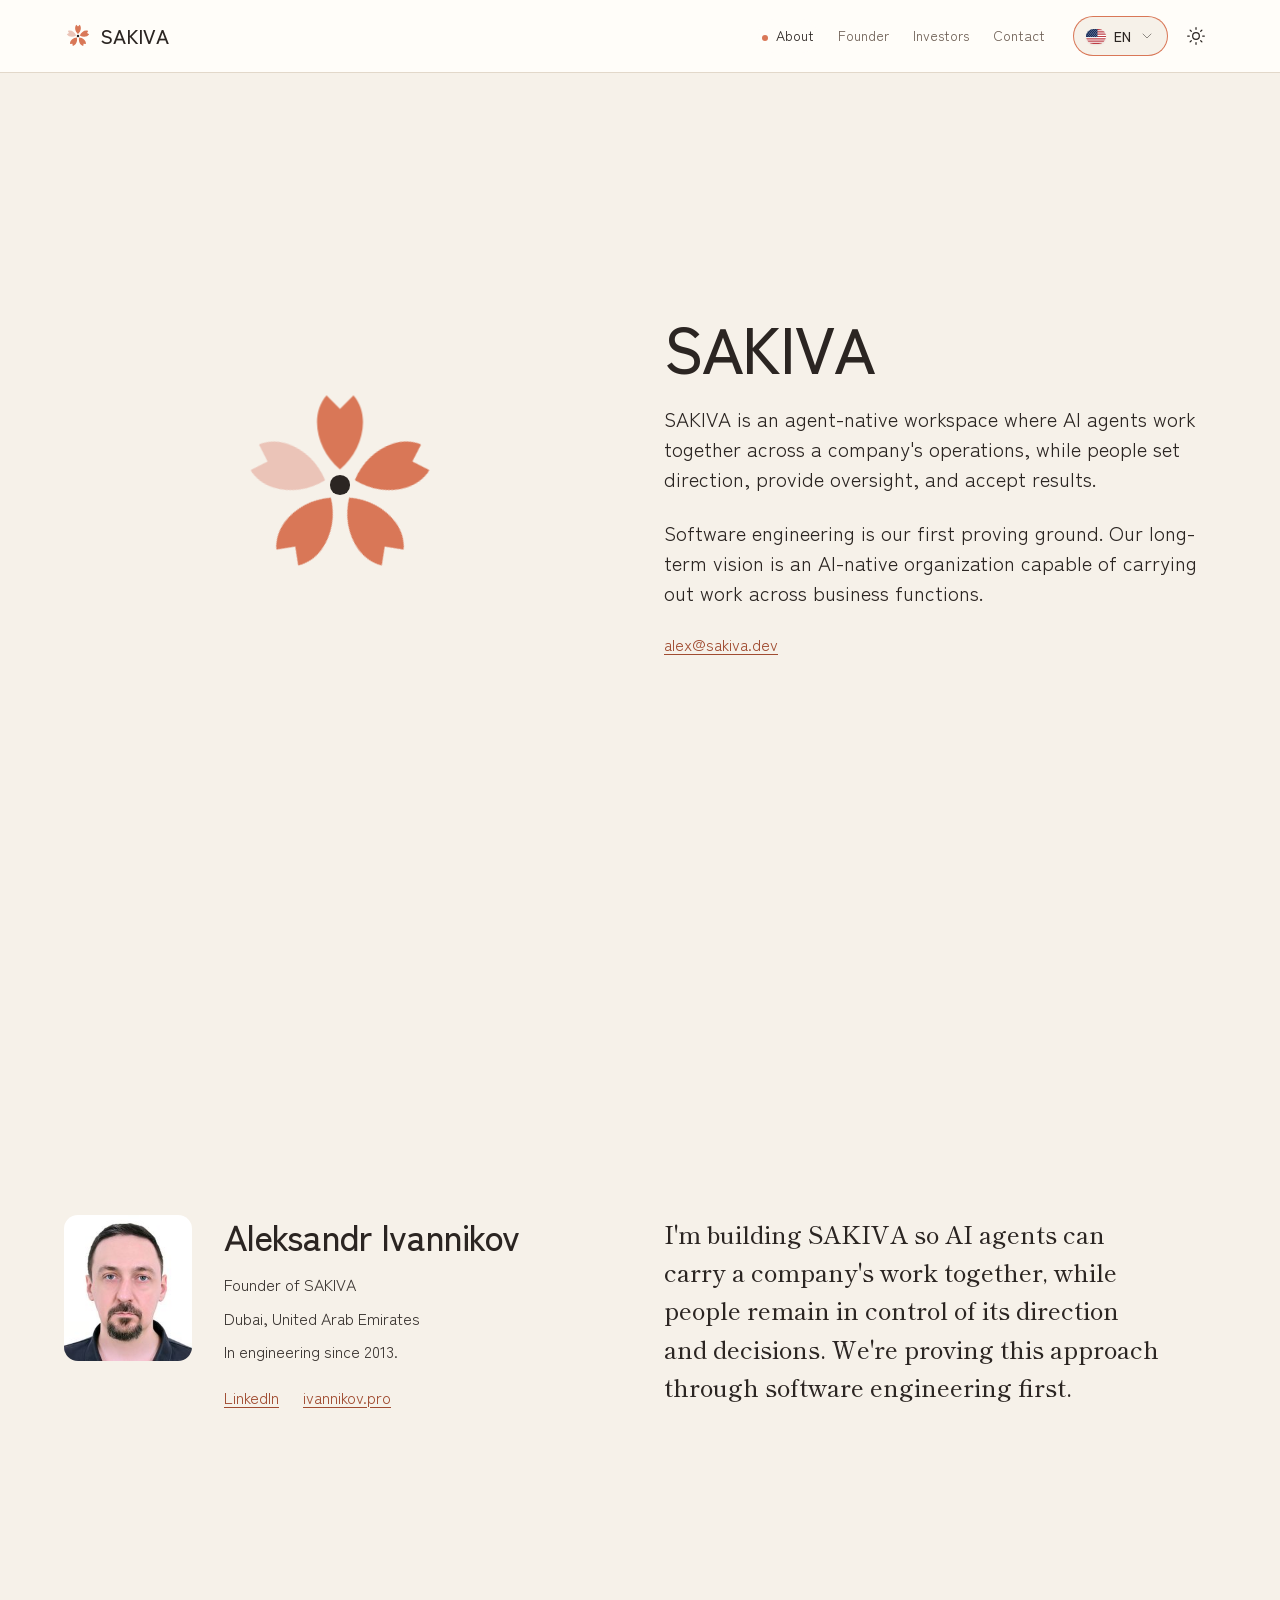
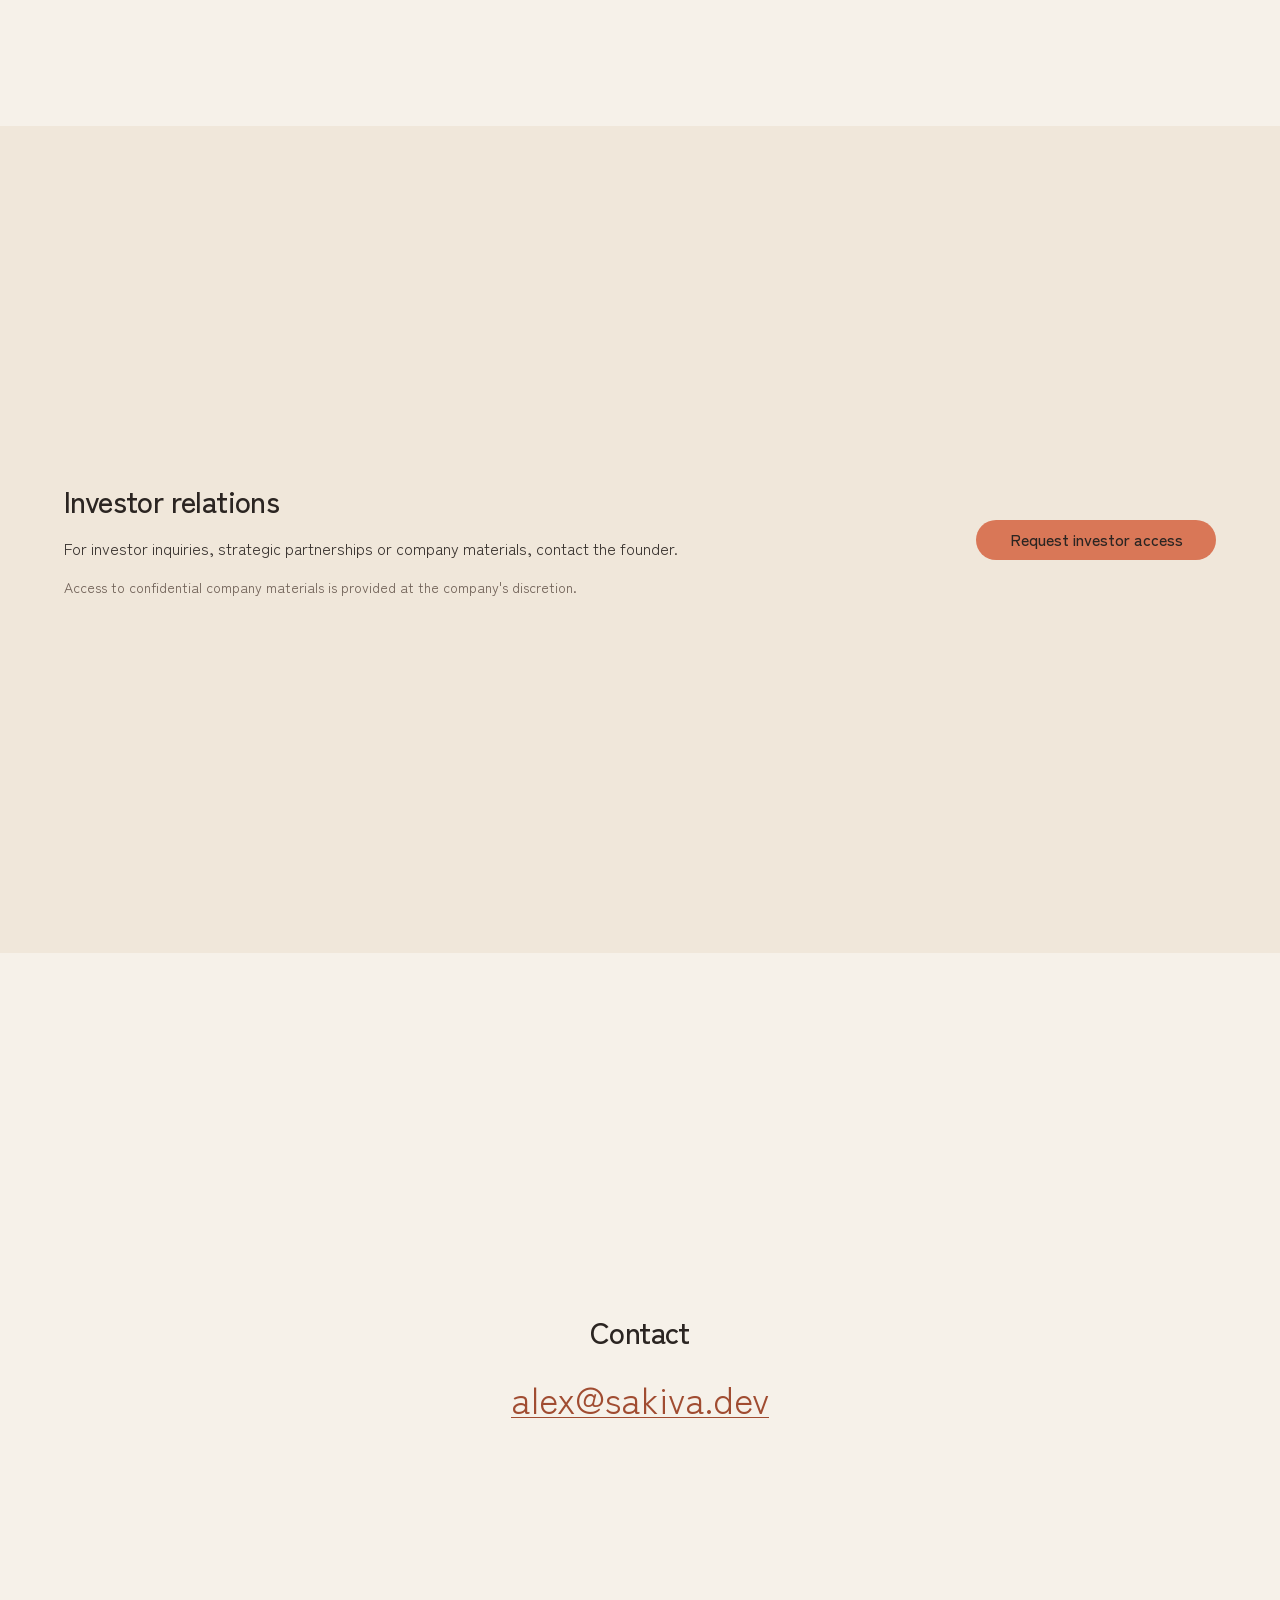
<file: index.html>
<!DOCTYPE html><html lang="en" data-theme="light" data-surface="landing"><head><meta charSet="utf-8"/><link rel="preconnect" href="/" crossorigin=""/><meta name="viewport" content="width=device-width, initial-scale=1"/><link rel="preload" href="/founder-portrait.jpg" as="image"/><link rel="stylesheet" href="/_next/static/chunks/3yzp7l1yrte7u.css" data-precedence="next"/><link rel="stylesheet" href="/_next/static/chunks/142g7c41fjhw4.css" data-precedence="next"/><link rel="stylesheet" href="/_next/static/chunks/0lrj1jxxz-5aw.css" data-precedence="next"/><link rel="preload" as="script" fetchPriority="low" href="/_next/static/chunks/37h0gpkacq27b.js"/><script src="/_next/static/chunks/3ido9xpuxbokx.js" async=""></script><script src="/_next/static/chunks/3l-hb7hmm3yqo.js" async=""></script><script src="/_next/static/chunks/turbopack-39t44-osk2qih.js" async=""></script><script src="/_next/static/chunks/2kwkedpx320ik.js" async=""></script><script src="/_next/static/chunks/2vbqd1f6d856e.js" async=""></script><script src="/_next/static/chunks/3bhrgd350-6wu.js" async=""></script><script src="/_next/static/chunks/0wx0xwm2du0sx.js" async=""></script><script src="/_next/static/chunks/28sufzf75yfb8.js" async=""></script><script src="/_next/static/chunks/1_vq48_-wm63m.js" async=""></script><script src="/_next/static/chunks/1u09_heceik07.js" async=""></script><meta name="theme-color" content="#F6F1E9" media="(prefers-color-scheme: light)"/><meta name="theme-color" content="#1F1A17" media="(prefers-color-scheme: dark)"/><title>SAKIVA — agent-native workspace</title><meta name="description" content="SAKIVA is an agent-native workspace where AI agents work together across a company&#x27;s operations, while people set direction, provide oversight, and accept results. Software engineering is our first proving ground. Our long-term vision is an AI-native organization capable of carrying out work across business functions."/><meta name="application-name" content="SAKIVA"/><link rel="manifest" href="/site.webmanifest"/><meta name="publisher" content="SAKIVA"/><meta name="robots" content="index, follow"/><link rel="canonical" href="https://sakiva.dev/"/><link rel="alternate" hrefLang="en" href="https://sakiva.dev/"/><link rel="alternate" hrefLang="es" href="https://sakiva.dev/es/"/><link rel="alternate" hrefLang="de" href="https://sakiva.dev/de/"/><link rel="alternate" hrefLang="fr" href="https://sakiva.dev/fr/"/><link rel="alternate" hrefLang="ru" href="https://sakiva.dev/ru/"/><link rel="alternate" hrefLang="x-default" href="https://sakiva.dev/"/><meta property="og:title" content="SAKIVA — agent-native workspace"/><meta property="og:description" content="SAKIVA is an agent-native workspace where AI agents work together across a company&#x27;s operations, while people set direction, provide oversight, and accept results. Software engineering is our first proving ground. Our long-term vision is an AI-native organization capable of carrying out work across business functions."/><meta property="og:url" content="https://sakiva.dev/"/><meta property="og:site_name" content="SAKIVA"/><meta property="og:locale" content="en_US"/><meta property="og:image" content="https://sakiva.dev/og-image-1200x630.png"/><meta property="og:image:width" content="1200"/><meta property="og:image:height" content="630"/><meta property="og:image:alt" content="SAKIVA"/><meta property="og:locale:alternate" content="es_ES"/><meta property="og:locale:alternate" content="de_DE"/><meta property="og:locale:alternate" content="fr_FR"/><meta property="og:locale:alternate" content="ru_RU"/><meta property="og:type" content="website"/><meta name="twitter:card" content="summary_large_image"/><meta name="twitter:title" content="SAKIVA — agent-native workspace"/><meta name="twitter:description" content="SAKIVA is an agent-native workspace where AI agents work together across a company&#x27;s operations, while people set direction, provide oversight, and accept results. Software engineering is our first proving ground. Our long-term vision is an AI-native organization capable of carrying out work across business functions."/><meta name="twitter:image" content="https://sakiva.dev/og-image-1200x630.png"/><meta name="twitter:image:alt" content="SAKIVA"/><meta name="twitter:image:width" content="1200"/><meta name="twitter:image:height" content="630"/><link rel="icon" href="/favicon.ico" sizes="48x48"/><link rel="icon" href="/favicon.svg" type="image/svg+xml"/><link rel="apple-touch-icon" href="/apple-touch-icon.png"/><meta name="next-size-adjust" content=""/><script src="/_next/static/chunks/0cz1d0mv5g_q7.js" noModule=""></script></head><body><div hidden=""><!--$--><!--/$--></div><script>(function(){var stored;try{stored=localStorage.getItem("theme")}catch(e){}var theme="light";if(stored==="light"||stored==="dark"){theme=stored}else{try{theme=window.matchMedia("(prefers-color-scheme: dark)").matches?"dark":"light"}catch(e){}}document.documentElement.setAttribute("data-theme",theme)})();</script><script type="application/ld+json">{"@context":"https://schema.org","@graph":[{"@type":"Organization","@id":"https://sakiva.dev/#organization","name":"SAKIVA","url":"https://sakiva.dev/","logo":"https://sakiva.dev/lockup.svg","email":"alex@sakiva.dev","sameAs":["https://github.com/sakiva-dev"],"founder":{"@type":"Person","name":"Aleksandr Ivannikov","jobTitle":"Founder of SAKIVA","image":"https://sakiva.dev/founder-portrait.jpg","sameAs":["https://www.linkedin.com/in/an-ivannikov","https://ivannikov.pro"]}},{"@type":"WebSite","@id":"https://sakiva.dev/#website","url":"https://sakiva.dev/","name":"SAKIVA","description":"SAKIVA is an agent-native workspace where AI agents work together across a company's operations, while people set direction, provide oversight, and accept results. Software engineering is our first proving ground. Our long-term vision is an AI-native organization capable of carrying out work across business functions.","inLanguage":["en","es","de","fr","ru"],"publisher":{"@id":"https://sakiva.dev/#organization"},"hasPart":[{"@id":"https://sakiva.dev/#webpage"},{"@id":"https://sakiva.dev/es/#webpage"},{"@id":"https://sakiva.dev/de/#webpage"},{"@id":"https://sakiva.dev/fr/#webpage"},{"@id":"https://sakiva.dev/ru/#webpage"}]}]}</script><header class="ds-navbar"><div class="ds-navbar__inner"><div class="ds-navbar__brand"><a href="/" class="ds-wordmark ds-wordmark--gradient" aria-label="SAKIVA"><svg width="21" height="20" viewBox="-50 -50 100 100" fill="none" xmlns="http://www.w3.org/2000/svg" class="ds-wordmark__icon" aria-hidden="true"><g transform="rotate(0)"><path d="M0 -7 C-10 -15 -14 -31 -6 -40 L0 -34 L6 -40 C14 -31 10 -15 0 -7Z" fill="var(--accent)"></path></g><g transform="rotate(72)"><path d="M0 -7 C-10 -15 -14 -31 -6 -40 L0 -34 L6 -40 C14 -31 10 -15 0 -7Z" fill="var(--accent)"></path></g><g transform="rotate(144)"><path d="M0 -7 C-10 -15 -14 -31 -6 -40 L0 -34 L6 -40 C14 -31 10 -15 0 -7Z" fill="var(--accent)"></path></g><g transform="rotate(216)"><path d="M0 -7 C-10 -15 -14 -31 -6 -40 L0 -34 L6 -40 C14 -31 10 -15 0 -7Z" fill="var(--accent)"></path></g><g transform="rotate(288)"><path d="M0 -7 C-10 -15 -14 -31 -6 -40 L0 -34 L6 -40 C14 -31 10 -15 0 -7Z" fill="var(--petal)"></path></g><circle r="4.5" fill="var(--text)"></circle></svg><span class="ds-wordmark__text">SAKIVA</span></a></div><nav class="ds-navbar__nav" aria-label="Main navigation"><a href="#about" class="ds-navbar__link">About</a><a href="#founder" class="ds-navbar__link">Founder</a><a href="#investors" class="ds-navbar__link">Investors</a><a href="#contact" class="ds-navbar__link">Contact</a></nav><div class="ds-navbar__actions"><div class="ds-hstack ds-gap-sm"><details class="lang-switcher"><summary class="lang-switcher__trigger" aria-label="Choose language: English"><span class="lang-switcher__inner"><span class="fi fi-us lang-switcher__flag"></span><span class="lang-switcher__code">EN</span><span class="lang-switcher__chev"><svg xmlns="http://www.w3.org/2000/svg" width="16" height="16" viewBox="0 0 24 24" fill="none" stroke="currentColor" stroke-width="1.5" stroke-linecap="round" stroke-linejoin="round" transform="rotate(90)" aria-hidden="true"><path d="m9 18 6-6-6-6"></path></svg></span></span></summary><div class="lang-switcher__panel" role="menu"><button type="button" role="menuitem" aria-current="true" class="lang-switcher__item lang-switcher__item--active"><span class="fi fi-us lang-switcher__flag"></span><span>English</span></button><button type="button" role="menuitem" class="lang-switcher__item"><span class="fi fi-es lang-switcher__flag"></span><span>Español</span></button><button type="button" role="menuitem" class="lang-switcher__item"><span class="fi fi-de lang-switcher__flag"></span><span>Deutsch</span></button><button type="button" role="menuitem" class="lang-switcher__item"><span class="fi fi-fr lang-switcher__flag"></span><span>Français</span></button><button type="button" role="menuitem" class="lang-switcher__item"><span class="fi fi-ru lang-switcher__flag"></span><span>Русский</span></button></div></details><button class="theme-switcher" aria-label="Switch to dark mode" title="Dark mode"><span class="theme-switcher__inner"><span class="theme-switcher__icon theme-switcher__icon--active"><svg xmlns="http://www.w3.org/2000/svg" width="20" height="20" viewBox="0 0 24 24" fill="none" stroke="currentColor" stroke-width="1.5" stroke-linecap="round" stroke-linejoin="round" aria-hidden="true"><circle cx="12" cy="12" r="4"></circle><path d="M12 2v2"></path><path d="M12 20v2"></path><path d="m4.93 4.93 1.41 1.41"></path><path d="m17.66 17.66 1.41 1.41"></path><path d="M2 12h2"></path><path d="M20 12h2"></path><path d="m6.34 17.66-1.41 1.41"></path><path d="m19.07 4.93-1.41 1.41"></path></svg></span><span class="theme-switcher__icon "><svg xmlns="http://www.w3.org/2000/svg" width="20" height="20" viewBox="0 0 24 24" fill="none" stroke="currentColor" stroke-width="1.5" stroke-linecap="round" stroke-linejoin="round" aria-hidden="true"><path d="M20.985 12.486a9 9 0 1 1-9.473-9.472c.405-.022.617.46.402.803a6 6 0 0 0 8.268 8.268c.344-.215.825-.004.803.401"></path></svg></span></span></button></div></div><button type="button" class="mobile-menu__trigger ds-navbar__burger" aria-label="Menu" aria-expanded="false" aria-controls="_R_1alvivb_"><span class="mobile-menu__icon " aria-hidden="true"><span></span><span></span><span></span></span></button></div></header><main class="page-main"><script type="application/ld+json">{"@context":"https://schema.org","@type":"WebPage","@id":"https://sakiva.dev/#webpage","name":"SAKIVA — agent-native workspace","description":"SAKIVA is an agent-native workspace where AI agents work together across a company's operations, while people set direction, provide oversight, and accept results. Software engineering is our first proving ground. Our long-term vision is an AI-native organization capable of carrying out work across business functions.","url":"https://sakiva.dev/","inLanguage":"en","isPartOf":{"@id":"https://sakiva.dev/#website"},"publisher":{"@id":"https://sakiva.dev/#organization"}}</script><section id="about" aria-labelledby="about-heading" class="brand-hero brand-hero--mark company-section--screen"><div class="company-container brand-hero__inner"><div class="brand-hero__brand"><span class="ds-wordmark ds-wordmark--gradient ds-wordmark--hero ds-wordmark--bloom" aria-hidden="true"><svg width="21" height="20" viewBox="-50 -50 100 100" fill="none" xmlns="http://www.w3.org/2000/svg" class="ds-wordmark__icon" aria-hidden="true"><g transform="rotate(0)"><path d="M0 -7 C-10 -15 -14 -31 -6 -40 L0 -34 L6 -40 C14 -31 10 -15 0 -7Z" fill="var(--accent)"></path></g><g transform="rotate(72)"><path d="M0 -7 C-10 -15 -14 -31 -6 -40 L0 -34 L6 -40 C14 -31 10 -15 0 -7Z" fill="var(--accent)"></path></g><g transform="rotate(144)"><path d="M0 -7 C-10 -15 -14 -31 -6 -40 L0 -34 L6 -40 C14 -31 10 -15 0 -7Z" fill="var(--accent)"></path></g><g transform="rotate(216)"><path d="M0 -7 C-10 -15 -14 -31 -6 -40 L0 -34 L6 -40 C14 -31 10 -15 0 -7Z" fill="var(--accent)"></path></g><g transform="rotate(288)"><path d="M0 -7 C-10 -15 -14 -31 -6 -40 L0 -34 L6 -40 C14 -31 10 -15 0 -7Z" fill="var(--petal)"></path></g><circle r="4.5" fill="var(--text)"></circle></svg></span></div><div class="brand-hero__copy"><h1 class="ds-h1" id="about-heading">SAKIVA</h1><p class="ds-lead">SAKIVA is an agent-native workspace where AI agents work together across a company&#x27;s operations, while people set direction, provide oversight, and accept results.</p><p class="ds-lead">Software engineering is our first proving ground. Our long-term vision is an AI-native organization capable of carrying out work across business functions.</p><a class="ds-link" href="mailto:alex@sakiva.dev">alex@sakiva.dev</a></div></div></section><section id="founder" aria-labelledby="founder-heading" class="profile-section profile-section--quoted company-section--screen"><div class="company-container profile-section__inner"><div class="profile-section__profile"><img class="profile-section__portrait" src="/founder-portrait.jpg" alt="Aleksandr Ivannikov" width="192" height="219"/><div class="profile-section__content"><div class="profile-section__details"><h2 class="ds-h2" id="founder-heading">Aleksandr Ivannikov</h2><span class="ds-body">Founder of SAKIVA</span><span class="ds-body">Dubai, United Arab Emirates</span><span class="ds-body">In engineering since 2013.</span></div><div class="profile-section__links"><a class="ds-link" href="https://www.linkedin.com/in/an-ivannikov" target="_blank" rel="noopener noreferrer">LinkedIn</a><a class="ds-link" href="https://ivannikov.pro" target="_blank" rel="noopener noreferrer">ivannikov.pro</a></div></div></div><figure class="profile-section__quote"><blockquote>I&#x27;m building SAKIVA so AI agents can carry a company&#x27;s work together, while people remain in control of its direction and decisions. We&#x27;re proving this approach through software engineering first.</blockquote></figure></div></section><section id="investors" aria-labelledby="investor-heading" class="action-section company-section--screen"><div class="company-container action-section__inner"><div class="action-section__copy"><h2 class="ds-h2" id="investor-heading">Investor relations</h2><p class="ds-body">For investor inquiries, strategic partnerships or company materials, contact the founder.</p><p class="ds-body-sm">Access to confidential company materials is provided at the company&#x27;s discretion.</p></div><div class="action-section__action"><a class="btn btn-primary btn-primary--w-auto" href="mailto:alex@sakiva.dev?subject=SAKIVA%20investor%20access%20request">Request investor access</a></div></div></section><section id="contact" aria-labelledby="contact-heading" class="contact-section company-section--screen"><div class="company-container contact-section__inner"><h2 class="ds-h2" id="contact-heading">Contact</h2><a class="ds-link" href="mailto:alex@sakiva.dev">alex@sakiva.dev</a></div></section></main><!--$--><!--/$--><script src="/_next/static/chunks/37h0gpkacq27b.js" id="_R_" async=""></script><script>(self.__next_f=self.__next_f||[]).push([0])</script><script>self.__next_f.push([1,"1:\"$Sreact.fragment\"\n2:I[26894,[\"/_next/static/chunks/2kwkedpx320ik.js\"],\"default\"]\n3:I[52618,[\"/_next/static/chunks/2kwkedpx320ik.js\"],\"default\"]\n4:I[18897,[\"/_next/static/chunks/2kwkedpx320ik.js\",\"/_next/static/chunks/2vbqd1f6d856e.js\",\"/_next/static/chunks/3bhrgd350-6wu.js\"],\"systemThemeScriptCode\"]\n5:I[32334,[\"/_next/static/chunks/2kwkedpx320ik.js\",\"/_next/static/chunks/2vbqd1f6d856e.js\",\"/_next/static/chunks/3bhrgd350-6wu.js\"],\"SystemTheme\"]\n6:I[61665,[\"/_next/static/chunks/2kwkedpx320ik.js\",\"/_next/static/chunks/0wx0xwm2du0sx.js\",\"/_next/static/chunks/3bhrgd350-6wu.js\"],\"StaticNotFound\"]\n9:I[35506,[\"/_next/static/chunks/2kwkedpx320ik.js\"],\"OutletBoundary\"]\na:\"$Sreact.suspense\"\nc:I[35506,[\"/_next/static/chunks/2kwkedpx320ik.js\"],\"ViewportBoundary\"]\ne:I[35506,[\"/_next/static/chunks/2kwkedpx320ik.js\"],\"MetadataBoundary\"]\n10:I[14924,[\"/_next/static/chunks/2kwkedpx320ik.js\"],\"default\",1]\n:HL[\"/_next/static/chunks/3yzp7l1yrte7u.css\",\"style\"]\n:HL[\"/_next/static/chunks/142g7c41fjhw4.css\",\"style\"]\n:HL[\"/_next/static/chunks/0lrj1jxxz-5aw.css\",\"style\"]\n:HC[\"/\",\"\"]\n0:{\"P\":null,\"c\":[\"\",\"en\",\"\"],\"q\":\"\",\"i\":false,\"f\":[[[\"\",{\"children\":[[\"locale\",\"en\",\"d\",[\"llms-full.txt\",\"llms.txt\"]],{\"children\":[\"__PAGE__\",{},\"$undefined\",\"$undefined\",4608]},\"$undefined\",\"$undefined\",4608]},\"$undefined\",\"$undefined\",4624],[[\"$\",\"$1\",\"c\",{\"children\":[[[\"$\",\"link\",\"0\",{\"rel\":\"stylesheet\",\"href\":\"/_next/static/chunks/3yzp7l1yrte7u.css\",\"precedence\":\"next\",\"crossOrigin\":\"$undefined\",\"nonce\":\"$undefined\"}],[\"$\",\"link\",\"1\",{\"rel\":\"stylesheet\",\"href\":\"/_next/static/chunks/142g7c41fjhw4.css\",\"precedence\":\"next\",\"crossOrigin\":\"$undefined\",\"nonce\":\"$undefined\"}],[\"$\",\"link\",\"2\",{\"rel\":\"stylesheet\",\"href\":\"/_next/static/chunks/0lrj1jxxz-5aw.css\",\"precedence\":\"next\",\"crossOrigin\":\"$undefined\",\"nonce\":\"$undefined\"}],[\"$\",\"script\",\"script-0\",{\"src\":\"/_next/static/chunks/2kwkedpx320ik.js\",\"async\":true,\"nonce\":\"$undefined\"}]],[\"$\",\"$L2\",null,{\"parallelRouterKey\":\"children\",\"error\":\"$undefined\",\"errorStyles\":\"$undefined\",\"errorScripts\":\"$undefined\",\"template\":[\"$\",\"$L3\",null,{}],\"templateStyles\":\"$undefined\",\"templateScripts\":\"$undefined\",\"notFound\":[[\"$\",\"html\",null,{\"lang\":\"en\",\"data-theme\":\"light\",\"data-surface\":\"landing\",\"suppressHydrationWarning\":true,\"children\":[\"$\",\"body\",null,{\"children\":[[\"$\",\"script\",null,{\"dangerouslySetInnerHTML\":{\"__html\":\"$4\"}}],[\"$\",\"$L5\",null,{\"children\":[\"$\",\"$L6\",null,{}]}]]}]}],[]],\"forbidden\":\"$undefined\",\"unauthorized\":\"$undefined\"}]]}],{\"children\":[[\"$\",\"$1\",\"c\",{\"children\":[[[\"$\",\"script\",\"script-0\",{\"src\":\"/_next/static/chunks/2vbqd1f6d856e.js\",\"async\":true,\"nonce\":\"$undefined\"}],[\"$\",\"script\",\"script-1\",{\"src\":\"/_next/static/chunks/3bhrgd350-6wu.js\",\"async\":true,\"nonce\":\"$undefined\"}]],\"$L7\"]}],{\"children\":[[\"$\",\"$1\",\"c\",{\"children\":[\"$L8\",[[\"$\",\"script\",\"script-0\",{\"src\":\"/_next/static/chunks/28sufzf75yfb8.js\",\"async\":true,\"nonce\":\"$undefined\"}]],[\"$\",\"$L9\",null,{\"children\":[\"$\",\"$a\",null,{\"name\":\"Next.MetadataOutlet\",\"children\":\"$@b\"}]}]]}],{},null,false,null]},null,false,null]},null,false,null],[\"$\",\"$1\",\"h\",{\"children\":[null,[\"$\",\"$Lc\",null,{\"children\":\"$Ld\"}],[\"$\",\"div\",null,{\"hidden\":true,\"children\":[\"$\",\"$Le\",null,{\"children\":[\"$\",\"$a\",null,{\"name\":\"Next.Metadata\",\"children\":\"$Lf\"}]}]}],[\"$\",\"meta\",null,{\"name\":\"next-size-adjust\",\"content\":\"\"}]]}],false]],\"m\":\"$undefined\",\"G\":[\"$10\",[[\"$\",\"link\",\"0\",{\"rel\":\"stylesheet\",\"href\":\"/_next/static/chunks/3yzp7l1yrte7u.css\",\"precedence\":\"next\",\"crossOrigin\":\"$undefined\",\"nonce\":\"$undefined\"}],[\"$\",\"link\",\"1\",{\"rel\":\"stylesheet\",\"href\":\"/_next/static/chunks/142g7c41fjhw4.css\",\"precedence\":\"next\",\"crossOrigin\":\"$undefined\",\"nonce\":\"$undefined\"}],[\"$\",\"link\",\"2\",{\"rel\":\"stylesheet\",\"href\":\"/_next/static/chunks/0lrj1jxxz-5aw.css\",\"precedence\":\"next\",\"crossOrigin\":\"$undefined\",\"nonce\":\"$undefined\"}]]],\"S\":true,\"h\":null,\"r\":\"$undefined\",\"s\":\"$undefined\",\"a\":\"$undefined\",\"l\":\"$undefined\",\"p\":\"$undefined\",\"d\":\"$undefined\",\"b\":\"72DQQ5oGbCJzqbjDfc1y0\"}\n13:I[92931,[\"/_next/static/chunks/2kwkedpx320ik.js\",\"/_next/static/chunks/2vbqd1f6d856e.js\",\"/_next/static/chunks/3bhrgd350-6wu.js\",\"/_next/static/chunks/28sufzf75yfb8.js\"],\"Navbar\"]\n14:I[56939,[\"/_next/static/chunks/2kwkedpx320ik.js\",\"/_next/static/chunks/2vbqd1f6d856e.js\",\"/_next/static/chunks/3bhrgd350-6wu.js\",\"/_next/static/chunks/28sufzf75yfb8.js\"],\"LocaleSwitcher\"]\n15:I[6743,[\"/_next/static/chunks/2kwkedpx320ik.js\",\"/_next/static/chunks/2vbqd1f6d856e.js\",\"/_next/static/chunks/3bhrgd350-6wu.js\",\"/_next/static/chunks/28sufzf75yfb8.js\"],\"ThemeSwitcher\"]\n11:T4c8,{\"@context\":\"https://schema.org\",\"@graph\":[{\"@type\":\"Organization\",\"@id\":\"https://sakiva.dev/#organization\",\"name\":\"SAKIVA\",\"url\":\"https://sakiva.dev/\",\"logo\":\"https://sakiva.dev/lockup.svg\",\"email\":\"alex@sakiva.dev\",\"sameAs\":[\"https://github.com/sakiva-dev\"],\"founder\":{\"@type\":\"Person\",\"name\":\"Aleksandr Ivannikov\",\"jobTitle\":\"Founder of SAKIVA\",\"image\":\"https://sakiva.dev/founder-portrait.jpg\",\"sameAs\":[\"https://www.linkedin.com/in/an-ivannikov\",\"https://ivannikov.pro\"]}},{\"@type\":\"WebSite\",\"@id\":\"https://sakiva.dev/#website\",\"url\":\"https://sakiva.dev/\",\"name\":\"SAKIVA\",\"description\":\"SAKIVA is an agent-native workspace where AI agents work together across a company's operations, while people set direction, provide oversight, and accept results. Software engineering is our first proving ground. Our long-term vision is an AI-native organization capable of carrying out work across business functions.\",\"inLanguage\":[\"en\",\"es\",\"de\",\"fr\",\"ru\"],\"publisher\":{\"@id\":\"https://sakiva.dev/#organization\"},\"hasPart\":[{\"@id\":\"https://sakiva.dev/#webpage\"},{\"@id\":\"https://sakiva.dev/es/#webpage\"},{\"@id\":\"https://sakiva.dev/de/#webpage\"},{\"@id\":\"https://sakiva.dev/fr/#webpage\"},{\"@id\":\"https://sakiva.dev/ru/#webpage\"}]}]}7:[\"$\",\"html\",null,{\"lang\":\"en\",\"data-theme\":\"light\",\"data-surface\":\"landing\",\"suppressHydrationWarning\":true,\"children\":[\"$\",\"body\",null,{\"children\":[[\"$\",\"script\",null,{\"dangerouslySetInnerHTML\":{\"__html\":\"$4\"}}],[\"$\",\"script\",null,{\"type\":\"application/ld+json\",\"dangerouslySetInnerHTML\":{\"__html\":\"$11\"}}],\"$L12\"]}]}]\n8:[[\"$\",\"$L13\",null,{\"brand\":[\"$\",\"a\",null,{\"href\":\"/\",\"className\":\"ds-wordmark ds-wordmark--gradient\",\"aria-label\":\"SAKIVA\",\"children\":[[\"$\",\"svg\",null,{\"width\":21,\"height\":20,\"viewBox\":\"-50 -50 100 100\",\"fill\":\"none\",\"xmlns\":\"http://www.w3.org/2000/svg\",\"className\":\"ds-wordmark__icon\",\"aria-hidden\":\"true\",\"children\":[[[\"$\",\"g\",\"0\",{\"transform\":\"rotate(0)\",\"children\":[\"$\",\"path\",null,{\"d\":\"M0 -7 C-10 -15 -14 -31 -6 -40 L0 -34 L6 -40 C14 -31 10 -15 0 -7Z\",\"fill\":\"var(--accent)\"}]}],[\"$\",\"g\",\"72\",{\"transform\":\"rotate(72)\",\"children\":[\"$\",\"path\",null,{\"d\":\"M0 -7 C-10 -15 -14 -31 -6 -40 L0 -34 L6 -40 C14 -31 10 -15 0 -7Z\",\"fill\":\"var(--accent)\"}]}],[\"$\",\"g\",\"144\",{\"transform\":\"rotate(144)\",\"children\":[\"$\",\"path\",null,{\"d\":\"M0 -7 C-10 -15 -14 -31 -6 -40 L0 -34 L6 -40 C14 -31 10 -15 0 -7Z\",\"fill\":\"var(--accent)\"}]}],[\"$\",\"g\",\"216\",{\"transform\":\"rotate(216)\",\"children\":[\"$\",\"path\",null,{\"d\":\"M0 -7 C-10 -15 -14 -31 -6 -40 L0 -34 L6 -40 C14 -31 10 -15 0 -7Z\",\"fill\":\"var(--accent)\"}]}],[\"$\",\"g\",\"288\",{\"transform\":\"rotate(288)\",\"children\":[\"$\",\"path\",null,{\"d\":\"M0 -7 C-10 -15 -14 -31 -6 -40 L0 -34 L6 -40 C14 -31 10 -15 0 -7Z\",\"fill\":\"var(--petal)\"}]}]],[\"$\",\"circle\",null,{\"r\":\"4.5\",\"fill\":\"var(--text)\"}]]}],[\"$\",\"span\",null,{\"className\":\"ds-wordmark__text\",\"children\":\"SAKIVA\"}]]}],\"links\":[{\"label\":\"About\",\"href\":\"#about\",\"sectionId\":\"about\"},{\"label\":\"Founder\",\"href\":\"#founder\",\"sectionId\":\"founder\"},{\"label\":\"Investors\",\"href\":\"#investors\",\"sectionId\":\"investors\"},{\"label\":\"Contact\",\"href\":\"#contact\",\"sectionId\":\"contact\"}],\"navigationLabel\":\"Main navigation\",\"mobileNavigationLabel\":\"Menu\",\"closeMenuLabel\":\"Close menu\",\"pathname\":\"en\",\"mobileMenuVariant\":\"fullscreen\",\"mobileActions\":[[\"$\",\"$L14\",null,{}],[\"$\",\"$L15\",null,{}]],\"actions\":[\"$\",\"div\",null,{\"className\":\"ds-hstack ds-gap-sm\",\"children\":[[\"$\",\"$L14\",null,{}],[\"$\",\"$L15\",null,{}]]}]}],[\"$\",\"main\",null,{\"className\":\"page-main\",\"children\":[[\"$\",\"script\",null,{\"type\":\"application/ld+json\",\"dangerouslySetInnerHTML\":{\"__html\":\"{\\\"@context\\\":\\\"https://schema.org\\\",\\\"@type\\\":\\\"WebPage\\\",\\\"@id\\\":\\\"https://sakiva.dev/#webpage\\\",\\\"name\\\":\\\"SAKIVA — agent-native workspace\\\",\\\"description\\\":\\\"SAKIVA is an agent-native workspace where AI agents work together across a company's operations, while people set direction, provide oversight, and accept results. Software engineering is our first proving ground. Our long-term vision is an AI-native organization capable of carrying out work across business functions.\\\",\\\"url\\\":\\\"https://sakiva.dev/\\\",\\\"inLanguage\\\":\\\"en\\\",\\\"isPartOf\\\":{\\\"@id\\\":\\\"https://sakiva.dev/#website\\\"},\\\"publisher\\\":{\\\"@id\\\":\\\"https://sakiva.dev/#organization\\\"}}\"}}],[\"$\",\"section\",null,{\"id\":\"about\",\"aria-labelledby\":\"about-heading\",\"className\":\"brand-hero brand-hero--mark company-section--screen\",\"children\":[\"$\",\"div\",null,{\"className\":\"company-container brand-hero__inner\",\"children\":[[\"$\",\"div\",null,{\"className\":\"brand-hero__brand\",\"children\":[\"$\",\"span\",null,{\"className\":\"ds-wordmark ds-wordmark--gradient ds-wordmark--hero ds-wordmark--bloom\",\"aria-hidden\":true,\"aria-label\":\"$undefined\",\"children\":[[\"$\",\"svg\",null,{\"width\":21,\"height\":20,\"viewBox\":\"-50 -50 100 100\",\"fill\":\"none\",\"xmlns\":\"http://www.w3.org/2000/svg\",\"className\":\"ds-wordmark__icon\",\"aria-hidden\":\"true\",\"children\":[[[\"$\",\"g\",\"0\",{\"transform\":\"rotate(0)\",\"children\":[\"$\",\"path\",null,{\"d\":\"M0 -7 C-10 -15 -14 -31 -6 -40 L0 -34 L6 -40 C14 -31 10 -15 0 -7Z\",\"fill\":\"var(--accent)\"}]}],[\"$\",\"g\",\"72\",{\"transform\":\"rotate(72)\",\"children\":[\"$\",\"path\",null,{\"d\":\"M0 -7 C-10 -15 -14 -31 -6 -40 L0 -34 L6 -40 C14 -31 10 -15 0 -7Z\",\"fill\":\"var(--accent)\"}]}],[\"$\",\"g\",\"144\",{\"transform\":\"rotate(144)\",\"children\":[\"$\",\"path\",null,{\"d\":\"M0 -7 C-10 -15 -14 -31 -6 -40 L0 -34 L6 -40 C14 -31 10 -15 0 -7Z\",\"fill\":\"var(--accent)\"}]}],[\"$\",\"g\",\"216\",{\"transform\":\"rotate(216)\",\"children\":[\"$\",\"path\",null,{\"d\":\"M0 -7 C-10 -15 -14 -31 -6 -40 L0 -34 L6 -40 C14 -31 10 -15 0 -7Z\",\"fill\":\"var(--accent)\"}]}],[\"$\",\"g\",\"288\",{\"transform\":\"rotate(288)\",\"children\":[\"$\",\"path\",null,{\"d\":\"M0 -7 C-10 -15 -14 -31 -6 -40 L0 -34 L6 -40 C14 -31 10 -15 0 -7Z\",\"fill\":\"var(--petal)\"}]}]],[\"$\",\"circle\",null,{\"r\":\"4.5\",\"fill\":\"var(--text)\"}]]}],null]}]}],[\"$\",\"div\",null,{\"className\":\"brand-hero__copy\",\"children\":[[\"$\",\"h1\",null,{\"className\":\"ds-h1\",\"id\":\"about-heading\",\"children\":\"SAKIVA\"}],\"$L16\",\"$L17\",\"$L18\"]}]]}]}],\"$L19\",\"$L1a\",\"$L1b\"]}],\"$undefined\"]\n:HL[\"/founder-portrait.jpg\",\"image\"]\n16:[\"$\",\"p\",null,{\"className\":\"ds-lead\",\"children\":\"SAKIVA is an agent-native workspace where AI agents work together across a company's operations, while people set direction, provide oversight, and accept results.\"}]\n17:[\"$\",\"p\",null,{\"className\":\"ds-lead\",\"children\":\"Software engineering is our first proving ground. Our long-term vision is an AI-native organization capable of carrying out work across business functions.\"}]\n18:[\"$\",\"a\",null,{\"className\":\"ds-link\",\"href\":\"mailto:alex@sakiva.dev\",\"children\":\"alex@sakiva.dev\"}]\n19:[\"$\",\"section\",null,{\"id\":\"founder\",\"aria-labelledby\":\"founder-heading\",\"className\":\"profile-section profile-section--quoted company-section--screen\",\"children\":[\"$\",\"div\",null,{\"className\":\"company-container profile-section__inner\",\"children\":[[\"$\",\"div\",null,{\"className\":\"profile-section__profile\",\"children\":[[\"$\",\"img\",null,{\"className\":\"profile-section__portrait\",\"src\":\"/founder-portrait.jpg\",\"alt\":\"Aleksandr Ivannikov\",\"width\":192,\"height\":219}],[\"$\",\"div\",null,{\"className\":\"profile-section__content\",\"children\":[[\"$\",\"div\",null,{\"className\":\"profile-section__details\",\"children\":[[\"$\",\"h2\",null,{\"className\":\"ds-h2\",\"id\":\"founder-heading\",\"children\":\"Aleksandr Ivannikov\"}],[\"$\",\"span\",null,{\"className\":\"ds-body\",\"children\":\"Founder of SAKIVA\"}],[\"$\",\"span\",null,{\"className\":\"ds-body\",\"children\":\"Dubai, United Arab Emirates\"}],[\"$\",\"span\",null,{\"className\":\"ds-body\",\"children\":\"In engineering since 2013.\"}]]}],[\"$\",\"div\",null,{\"className\":\"profile-section__links\",\"children\":[[\"$\",\"a\",\"https://www.linkedin.com/in/an-ivannikov\",{\"className\":\"ds-link\",\"href\":\"https://www.linkedin.com/in/an-ivannikov\",\"target\":\"_blank\",\"rel\":\"noopener noreferrer\",\"children\":\"LinkedIn\"}],[\"$\",\"a\",\"https://ivannikov.pro\",{\"className\":\"ds-link\",\"href\":\"https://ivannikov.pro\",\"target\":\"_blank\",\"rel\":\"noopener noreferrer\",\"children\":\"ivannikov.pro\"}]]}]]}]]}],[\"$\",\"figure\",null,{\"className\":\"profile-section__quote\",\"children\":[\"$\",\"blockquote\",null,{\"children\":\"I'm building SAKIVA so AI agents can carry a company's work together, while people remain in control of its direction and decisions. We're proving this approach through software engineering first.\"}]}]]}]}]\n1a:[\"$\",\"section\",null,{\"id\":\"investors\",\"aria-labelledby\":\"investor-heading\",\"className\":\"action-section company-section--screen\",\"children\":[\"$\",\"div\",null,{\"className\":\"company-container action-section__inner\",\"children\":[[\"$\",\"div\",null,{\"className\":\"action-section__copy\",\"children\":[[\"$\",\"h2\",null,{\"className\":\"ds-h2\",\"id\":\"investor-heading\",\"children\":\"Investor relations\"}],[\"$\",\"p\",null,{\"className\":\"ds-body\",\"children\":\"For investor inquiries, strategic partnerships or company materials, contact the founder.\"}],[\"$\",\"p\",null,{\"className\":\"ds-body-sm\",\"children\":\"Access to confidential company materials is provided at the company's discretion.\"}]]}],[\"$\",\"div\",null,{\"className\":\"action-section__action\",\"children\":[\"$\",\"a\",null,{\"className\":\"btn btn-primary btn-primary--w-auto\",\"style\":\"$undefined\",\"href\":\"mailto:alex@sakiva.dev?subject=SAKIVA%20investor%20access%20request\",\"children\":\"Request investor access\"}]}]]}]}]\n1b:[\"$\",\"section\",null,{\"id\":\"contact\",\"aria-labelledby\":\"contact-heading\",\"className\":\"contact-section company-section--screen\",\"children\":[\"$\",\"div\",null,{\"className\":\"company-container contact-section__inner\",\"children\":[[\"$\",\"h2\",null,{\"className\":\"ds-h2\",\"id\":\"contact-heading\",\"children\":\"Contact\"}],[\"$\",\"a\",null,{\"className\":\"ds-link\",\"href\":\"mailto:alex@sakiva.dev\",\"children\":\"alex@sakiva.dev\"}]]}]}]\n1c:I[85829,[\"/_next/static/chunks/2kwkedpx320ik.js\",\"/_next/static/chunks/2vbqd1f6d856e.js\",\"/_next/static/chunks/3bhrgd350-6wu.js\"],\"default\"]\n1d:I[32622,[\"/_next/static/chunks/2kwkedpx320ik.js\",\"/_next/static/chunks/2vbqd1f6d856e.js\",\"/_next/static/chunks/3bhrgd350-6wu.js\",\"/_next/static/chunks/1_vq48_-wm63m.js\"],\"default\"]\n1e:I[22598,[\"/_next/static/chunks/2kwkedpx320ik.js\",\"/_next/static/chunks/2vbqd1f6d856e.js\",\"/_next/static/chunks/3bhrgd350-6wu.js\",\"/_next/static/chunks/1u09_heceik07.js\"],\"default\"]\n12:[\"$\",\"$L1c\",null,{\"formats\":\"$undefined\",\"locale\":\"en\",\"messages\":{\"site\":{\"title\":\"SAKIVA — agent-native workspace\",\"heading\":\"Coming soon\",\"description\":\"SAKIVA is an agent-native workspace where AI agents work together across a company's operations, while people set direction, provide oversight, and accept results.\",\"vision\":\"Software engineering is our first proving ground. Our long-term vision is an AI-native organization capable of carrying out work across business functions.\"},\"error\":{\"code\":\"500\",\"title\":\"Something went wrong\",\"description\":\"The page could not be displayed. Return to the home page.\",\"backHome\":\"Back to home\"},\"notFound\":{\"code\":\"404\",\"title\":\"Page not found\",\"description\":\"There is no page at this address.\",\"backHome\":\"Back to home\"},\"founder\":{\"role\":\"Founder of SAKIVA\",\"location\":\"Dubai, United Arab Emirates\",\"background\":\"In engineering since 2013.\",\"quote\":\"I'm building SAKIVA so AI agents can carry a company's work together, while people remain in control of its direction and decisions. We're proving this approach through software engineering first.\"},\"investor\":{\"heading\":\"Investor relations\",\"invitation\":\"For investor inquiries, strategic partnerships or company materials, contact the founder.\",\"action\":\"Request investor access\",\"subject\":\"SAKIVA investor access request\",\"discretion\":\"Access to confidential company materials is provided at the company's discretion.\"},\"contact\":{\"heading\":\"Contact\"},\"navigation\":{\"about\":\"About\",\"founder\":\"Founder\",\"investors\":\"Investors\",\"contact\":\"Contact\",\"label\":\"Main navigation\",\"menu\":\"Menu\",\"close\":\"Close menu\"}},\"now\":\"$undefined\",\"timeZone\":\"UTC\",\"children\":[\"$\",\"$L5\",null,{\"children\":[\"$\",\"$L2\",null,{\"parallelRouterKey\":\"children\",\"error\":\"$1d\",\"errorStyles\":[],\"errorScripts\":[[\"$\",\"script\",\"script-0\",{\"src\":\"/_next/static/chunks/1_vq48_-wm63m.js\",\"async\":true,\"nonce\":\"$undefined\"}]],\"template\":[\"$\",\"$L3\",null,{}],\"templateStyles\":\"$undefined\",\"templateScripts\":\"$undefined\",\"notFound\":[[\"$\",\"$L1e\",null,{}],[]],\"forbidden\":\"$undefined\",\"unauthorized\":\"$undefined\"}]}]}]\nd:[[\"$\",\"meta\",\"0\",{\"charSet\":\"utf-8\"}],[\"$\",\"meta\",\"1\",{\"name\":\"viewport\",\"content\":\"width=device-width, initial-scale=1\"}],[\"$\",\"meta\",\"2\",{\"name\":\"theme-color\",\"content\":\"#F6F1E9\",\"media\":\"(prefers-color-scheme: light)\"}],[\"$\",\"meta\",\"3\",{\"name\":\"theme-color\",\"content\":\"#1F1A17\",\"media\":\"(prefers-color-scheme: dark)\"}]]\n1f:I[29197,[\"/_next/static/chunks/2kwkedpx320ik.js\"],\"IconMark\"]\nb:null\nf:[[\"$\",\"title\",\"0\",{\"children\":\"SAKIVA — agent-native workspace\"}],[\"$\",\"meta\",\"1\",{\"name\":\"description\",\"content\":\"SAKIVA is an agent-native workspace where AI agents work together across a company's operations, while people set direction, provide oversight, and accept results. Software engineering is our first proving ground. Our long-term vision is an AI-native organization capable of carrying out work across business functions.\"}],[\"$\",\"meta\",\"2\",{\"name\":\"application-name\",\"content\":\"SAKIVA\"}],[\"$\",\"link\",\"3\",{\"rel\":\"manifest\",\"href\":\"/site.webmanifest\",\"crossOrigin\":\"$undefined\"}],[\"$\",\"meta\",\"4\",{\"name\":\"publisher\",\"content\":\"SAKIVA\"}],[\"$\",\"meta\",\"5\",{\"name\":\"robots\",\"content\":\"index, follow\"}],[\"$\",\"link\",\"6\",{\"rel\":\"canonical\",\"href\":\"https://sakiva.dev/\"}],[\"$\",\"link\",\"7\",{\"rel\":\"alternate\",\"hrefLang\":\"en\",\"href\":\"https://sakiva.dev/\"}],[\"$\",\"link\",\"8\",{\"rel\":\"alternate\",\"hrefLang\":\"es\",\"href\":\"https://sakiva.dev/es/\"}],[\"$\",\"link\",\"9\",{\"rel\":\"alternate\",\"hrefLang\":\"de\",\"href\":\"https://sakiva.dev/de/\"}],[\"$\",\"link\",\"10\",{\"rel\":\"alternate\",\"hrefLang\":\"fr\",\"href\":\"https://sakiva.dev/fr/\"}],[\"$\",\"link\",\"11\",{\"rel\":\"alternate\",\"hrefLang\":\"ru\",\"href\":\"https://sakiva.dev/ru/\"}],[\"$\",\"link\",\"12\",{\"rel\":\"alternate\",\"hrefLang\":\"x-default\",\"href\":\"https://sakiva.dev/\"}],[\"$\",\"meta\",\"13\",{\"property\":\"og:title\",\"content\":\"SAKIVA — agent-native workspace\"}],[\"$\",\"meta\",\"14\",{\"property\":\"og:description\",\"content\":\"SAKIVA is an agent-native workspace where AI agents work together across a company's operations, while people set direction, provide oversight, and accept results. Software engineering is our first proving ground. Our long-term vision is an AI-native organization capable of carrying out work across business functions.\"}],[\"$\",\"meta\",\"15\",{\"property\":\"og:url\",\"content\":\"https://sakiva.dev/\"}],[\"$\",\"meta\",\"16\",{\"property\":\"og:site_name\",\"content\":\"SAKIVA\"}],[\"$\",\"meta\",\"17\",{\"property\":\"og:locale\",\"content\":\"en_US\"}],[\"$\",\"meta\",\"18\",{\"property\":\"og:image\",\"content\":\"https://sakiva.dev/og-image-1200x630.png\"}],[\"$\",\"meta\",\"19\",{\"property\":\"og:image:width\",\"content\":\"1200\"}],[\"$\",\"meta\",\"20\",{\"property\":\"og:image:height\",\"content\":\"630\"}],[\"$\",\"meta\",\"21\",{\"property\":\"og:image:alt\",\"content\":\"SAKIVA\"}],[\"$\",\"meta\",\"22\",{\"property\":\"og:locale:alternate\",\"content\":\"es_ES\"}],[\"$\",\"meta\",\"23\",{\"property\":\"og:locale:alternate\",\"content\":\"de_DE\"}],[\"$\",\"meta\",\"24\",{\"property\":\"og:locale:alternate\",\"content\":\"fr_FR\"}],[\"$\",\"meta\",\"25\",{\"property\":\"og:locale:alternate\",\"content\":\"ru_RU\"}],[\"$\",\"meta\",\"26\",{\"property\":\"og:type\",\"content\":\"website\"}],[\"$\",\"meta\",\"27\",{\"name\":\"twitter:card\",\"content\":\"summary_large_image\"}],[\"$\",\"meta\",\"28\",{\"name\":\"twitter:title\",\"content\":\"SAKIVA — agent-native workspace\"}],[\"$\",\"meta\",\"29\",{\"name\":\"twitter:description\",\"content\":\"SAKIVA is an agent-native workspace where AI agents work together across a company's operations, while people set direction, provide oversight, and accept results. Software engineering is our first proving ground. Our long-term vision is an AI-native organization capable of carrying out work across business functions.\"}],[\"$\",\"meta\",\"30\",{\"name\":\"twitter:image\",\"content\":\"https://sakiva.dev/og-image-1200x630.png\"}],[\"$\",\"meta\",\"31\",{\"name\":\"twitter:image:alt\",\"content\":\"SAKIVA\"}],[\"$\",\"meta\",\"32\",{\"name\":\"twitter:image:width\",\"content\":\"1200\"}],[\"$\",\"meta\",\"33\",{\"name\":\"twitter:image:height\",\"content\":\"630\"}],[\"$\",\"link\",\"34\",{\"rel\":\"icon\",\"href\":\"/favicon.ico\",\"sizes\":\"48x48\"}],[\"$\",\"link\",\"35\",{\"rel\":\"icon\",\"href\":\"/favicon.svg\",\"type\":\"image/svg+xml\"}],[\"$\",\"link\",\"36\",{\"rel\":\"apple-touch-icon\",\"href\":\"/apple-touch-icon.png\"}],[\"$\",\"$L1f\",\"37\",{}]]\n"])</script></body></html>
</file>
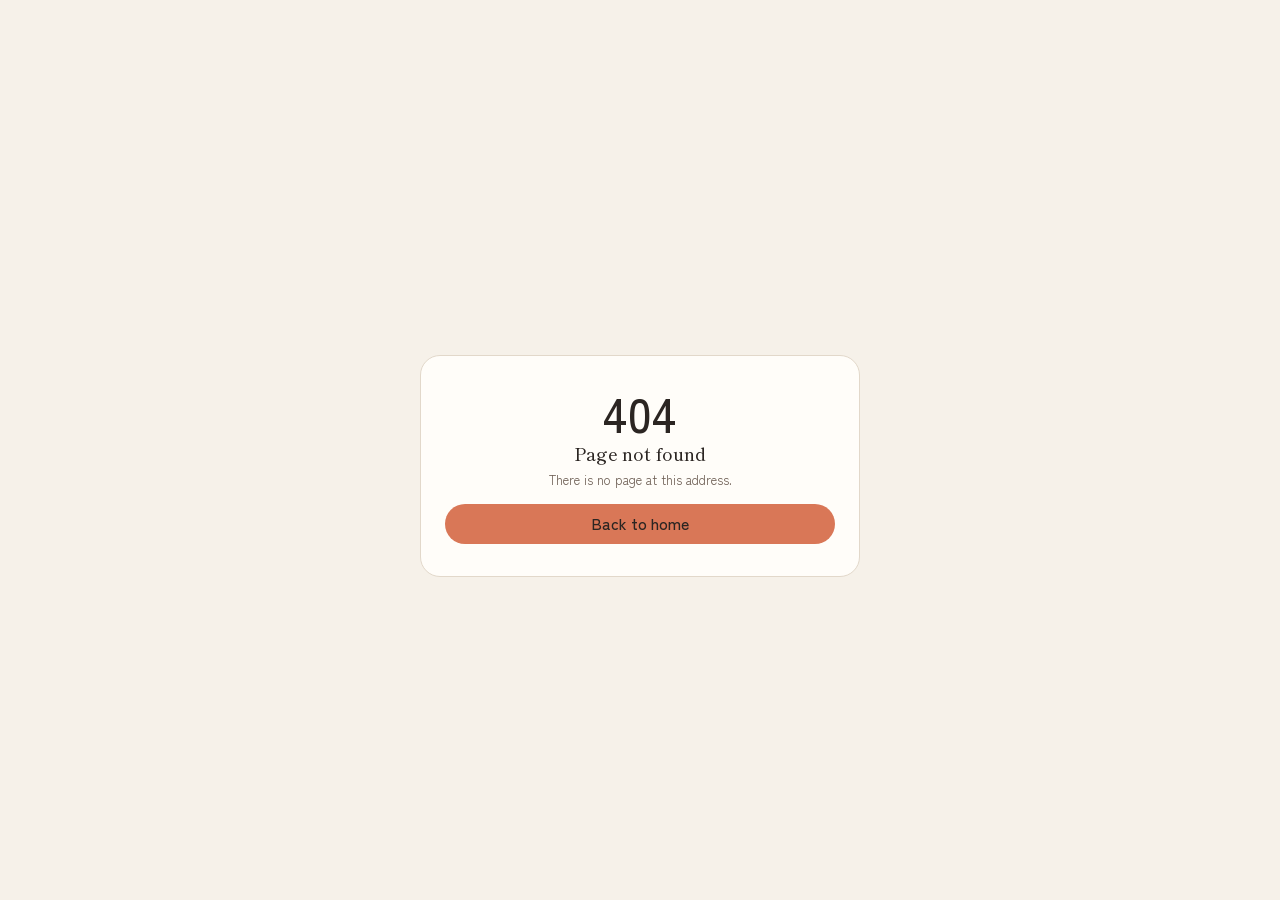
<file: 404/index.html>
<!DOCTYPE html><html lang="en" data-theme="light" data-surface="landing"><head><meta charSet="utf-8"/><meta name="viewport" content="width=device-width, initial-scale=1"/><link rel="stylesheet" href="/_next/static/chunks/3yzp7l1yrte7u.css" data-precedence="next"/><link rel="stylesheet" href="/_next/static/chunks/142g7c41fjhw4.css" data-precedence="next"/><link rel="stylesheet" href="/_next/static/chunks/0lrj1jxxz-5aw.css" data-precedence="next"/><link rel="preload" as="script" fetchPriority="low" href="/_next/static/chunks/37h0gpkacq27b.js"/><script src="/_next/static/chunks/3ido9xpuxbokx.js" async=""></script><script src="/_next/static/chunks/3l-hb7hmm3yqo.js" async=""></script><script src="/_next/static/chunks/turbopack-39t44-osk2qih.js" async=""></script><script src="/_next/static/chunks/2kwkedpx320ik.js" async=""></script><script src="/_next/static/chunks/0wx0xwm2du0sx.js" async=""></script><script src="/_next/static/chunks/3bhrgd350-6wu.js" async=""></script><meta name="robots" content="noindex"/><title>SAKIVA -- Page not found</title><link rel="manifest" href="/manifest.webmanifest"/><meta name="robots" content="noindex, follow"/><meta name="next-size-adjust" content=""/><script src="/_next/static/chunks/0cz1d0mv5g_q7.js" noModule=""></script></head><body><div hidden=""><!--$--><!--/$--></div><script>(function(){var stored;try{stored=localStorage.getItem("theme")}catch(e){}var theme="light";if(stored==="light"||stored==="dark"){theme=stored}else{try{theme=window.matchMedia("(prefers-color-scheme: dark)").matches?"dark":"light"}catch(e){}}document.documentElement.setAttribute("data-theme",theme)})();</script><main class="page-main"><section class="status-page"><div class="empty-state empty-state--error"><div class="empty-state__num">404</div><div class="empty-state__title">Page not found / Страница не найдена</div><div class="empty-state__desc">There is no page at this address. / По этому адресу нет страницы.</div><div class="ds-hstack ds-gap-md ds-wrap"><a class="btn btn-primary btn-primary--w-full" href="/" lang="en">Back to home</a><a class="btn btn-text btn-text--w-full" href="/ru/" lang="ru">На главную</a></div></div></section></main><!--$--><!--/$--><script src="/_next/static/chunks/37h0gpkacq27b.js" id="_R_" async=""></script><script>(self.__next_f=self.__next_f||[]).push([0])</script><script>self.__next_f.push([1,"1:\"$Sreact.fragment\"\n2:I[26894,[\"/_next/static/chunks/2kwkedpx320ik.js\"],\"default\"]\n3:I[52618,[\"/_next/static/chunks/2kwkedpx320ik.js\"],\"default\"]\n4:I[18897,[\"/_next/static/chunks/2kwkedpx320ik.js\",\"/_next/static/chunks/0wx0xwm2du0sx.js\",\"/_next/static/chunks/3bhrgd350-6wu.js\"],\"systemThemeScriptCode\"]\n5:I[32334,[\"/_next/static/chunks/2kwkedpx320ik.js\",\"/_next/static/chunks/0wx0xwm2du0sx.js\",\"/_next/static/chunks/3bhrgd350-6wu.js\"],\"SystemTheme\"]\n6:I[61665,[\"/_next/static/chunks/2kwkedpx320ik.js\",\"/_next/static/chunks/0wx0xwm2du0sx.js\",\"/_next/static/chunks/3bhrgd350-6wu.js\"],\"StaticNotFound\"]\n7:I[35506,[\"/_next/static/chunks/2kwkedpx320ik.js\"],\"OutletBoundary\"]\n8:\"$Sreact.suspense\"\nb:I[35506,[\"/_next/static/chunks/2kwkedpx320ik.js\"],\"ViewportBoundary\"]\nd:I[35506,[\"/_next/static/chunks/2kwkedpx320ik.js\"],\"MetadataBoundary\"]\nf:I[14924,[\"/_next/static/chunks/2kwkedpx320ik.js\"],\"default\",1]\n:HL[\"/_next/static/chunks/3yzp7l1yrte7u.css\",\"style\"]\n:HL[\"/_next/static/chunks/142g7c41fjhw4.css\",\"style\"]\n:HL[\"/_next/static/chunks/0lrj1jxxz-5aw.css\",\"style\"]\na:X\n0:{\"P\":null,\"c\":[\"\",\"_not-found\",\"\"],\"q\":\"\",\"i\":false,\"f\":[[[\"\",{\"children\":[\"/_not-found\",{\"children\":[\"__PAGE__\",{},\"$undefined\",\"$undefined\",4608]},\"$undefined\",\"$undefined\",4608]},\"$undefined\",\"$undefined\",4624],[[\"$\",\"$1\",\"c\",{\"children\":[[[\"$\",\"link\",\"0\",{\"rel\":\"stylesheet\",\"href\":\"/_next/static/chunks/3yzp7l1yrte7u.css\",\"precedence\":\"next\",\"crossOrigin\":\"$undefined\",\"nonce\":\"$undefined\"}],[\"$\",\"link\",\"1\",{\"rel\":\"stylesheet\",\"href\":\"/_next/static/chunks/142g7c41fjhw4.css\",\"precedence\":\"next\",\"crossOrigin\":\"$undefined\",\"nonce\":\"$undefined\"}],[\"$\",\"link\",\"2\",{\"rel\":\"stylesheet\",\"href\":\"/_next/static/chunks/0lrj1jxxz-5aw.css\",\"precedence\":\"next\",\"crossOrigin\":\"$undefined\",\"nonce\":\"$undefined\"}],[\"$\",\"script\",\"script-0\",{\"src\":\"/_next/static/chunks/2kwkedpx320ik.js\",\"async\":true,\"nonce\":\"$undefined\"}]],[\"$\",\"$L2\",null,{\"parallelRouterKey\":\"children\",\"error\":\"$undefined\",\"errorStyles\":\"$undefined\",\"errorScripts\":\"$undefined\",\"template\":[\"$\",\"$L3\",null,{}],\"templateStyles\":\"$undefined\",\"templateScripts\":\"$undefined\",\"notFound\":[[\"$\",\"html\",null,{\"lang\":\"en\",\"data-theme\":\"light\",\"data-surface\":\"landing\",\"suppressHydrationWarning\":true,\"children\":[\"$\",\"body\",null,{\"children\":[[\"$\",\"script\",null,{\"dangerouslySetInnerHTML\":{\"__html\":\"$4\"}}],[\"$\",\"$L5\",null,{\"children\":[\"$\",\"$L6\",null,{}]}]]}]}],[]],\"forbidden\":\"$undefined\",\"unauthorized\":\"$undefined\"}]]}],{\"children\":[[\"$\",\"$1\",\"c\",{\"children\":[null,[\"$\",\"$L2\",null,{\"parallelRouterKey\":\"children\",\"error\":\"$undefined\",\"errorStyles\":\"$undefined\",\"errorScripts\":\"$undefined\",\"template\":[\"$\",\"$L3\",null,{}],\"templateStyles\":\"$undefined\",\"templateScripts\":\"$undefined\",\"notFound\":\"$undefined\",\"forbidden\":\"$undefined\",\"unauthorized\":\"$undefined\"}]]}],{\"children\":[[\"$\",\"$1\",\"c\",{\"children\":[[\"$\",\"html\",null,{\"lang\":\"en\",\"data-theme\":\"light\",\"data-surface\":\"landing\",\"suppressHydrationWarning\":true,\"children\":[\"$\",\"body\",null,{\"children\":[[\"$\",\"script\",null,{\"dangerouslySetInnerHTML\":{\"__html\":\"$4\"}}],[\"$\",\"$L5\",null,{\"children\":[\"$\",\"$L6\",null,{}]}]]}]}],[[\"$\",\"script\",\"script-0\",{\"src\":\"/_next/static/chunks/0wx0xwm2du0sx.js\",\"async\":true,\"nonce\":\"$undefined\"}],[\"$\",\"script\",\"script-1\",{\"src\":\"/_next/static/chunks/3bhrgd350-6wu.js\",\"async\":true,\"nonce\":\"$undefined\"}]],[\"$\",\"$L7\",null,{\"children\":[\"$\",\"$8\",null,{\"name\":\"Next.MetadataOutlet\",\"children\":\"$@9\"}]}]]}],{},null,false,null]},null,false,\"$a\"]},null,false,null],[\"$\",\"$1\",\"h\",{\"children\":[[\"$\",\"meta\",null,{\"name\":\"robots\",\"content\":\"noindex\"}],[\"$\",\"$Lb\",null,{\"children\":\"$Lc\"}],[\"$\",\"div\",null,{\"hidden\":true,\"children\":[\"$\",\"$Ld\",null,{\"children\":[\"$\",\"$8\",null,{\"name\":\"Next.Metadata\",\"children\":\"$Le\"}]}]}],[\"$\",\"meta\",null,{\"name\":\"next-size-adjust\",\"content\":\"\"}]]}],false]],\"m\":\"$undefined\",\"G\":[\"$f\",[[\"$\",\"link\",\"0\",{\"rel\":\"stylesheet\",\"href\":\"/_next/static/chunks/3yzp7l1yrte7u.css\",\"precedence\":\"next\",\"crossOrigin\":\"$undefined\",\"nonce\":\"$undefined\"}],[\"$\",\"link\",\"1\",{\"rel\":\"stylesheet\",\"href\":\"/_next/static/chunks/142g7c41fjhw4.css\",\"precedence\":\"next\",\"crossOrigin\":\"$undefined\",\"nonce\":\"$undefined\"}],[\"$\",\"link\",\"2\",{\"rel\":\"stylesheet\",\"href\":\"/_next/static/chunks/0lrj1jxxz-5aw.css\",\"precedence\":\"next\",\"crossOrigin\":\"$undefined\",\"nonce\":\"$undefined\"}]]],\"S\":true,\"h\":null,\"r\":\"$undefined\",\"s\":\"$undefined\",\"a\":\"$undefined\",\"l\":\"$undefined\",\"p\":\"$undefined\",\"d\":\"$undefined\",\"b\":\"72DQQ5oGbCJzqbjDfc1y0\"}\na:C\nc:[[\"$\",\"meta\",\"0\",{\"charSet\":\"utf-8\"}],[\"$\",\"meta\",\"1\",{\"name\":\"viewport\",\"content\":\"width=device-width, initial-scale=1\"}]]\n9:null\ne:[[\"$\",\"title\",\"0\",{\"children\":\"SAKIVA -- Page not found\"}],[\"$\",\"link\",\"1\",{\"rel\":\"manifest\",\"href\":\"/manifest.webmanifest\",\"crossOrigin\":\"$undefined\"}],[\"$\",\"meta\",\"2\",{\"name\":\"robots\",\"content\":\"noindex, follow\"}]]\n"])</script></body></html>
</file>
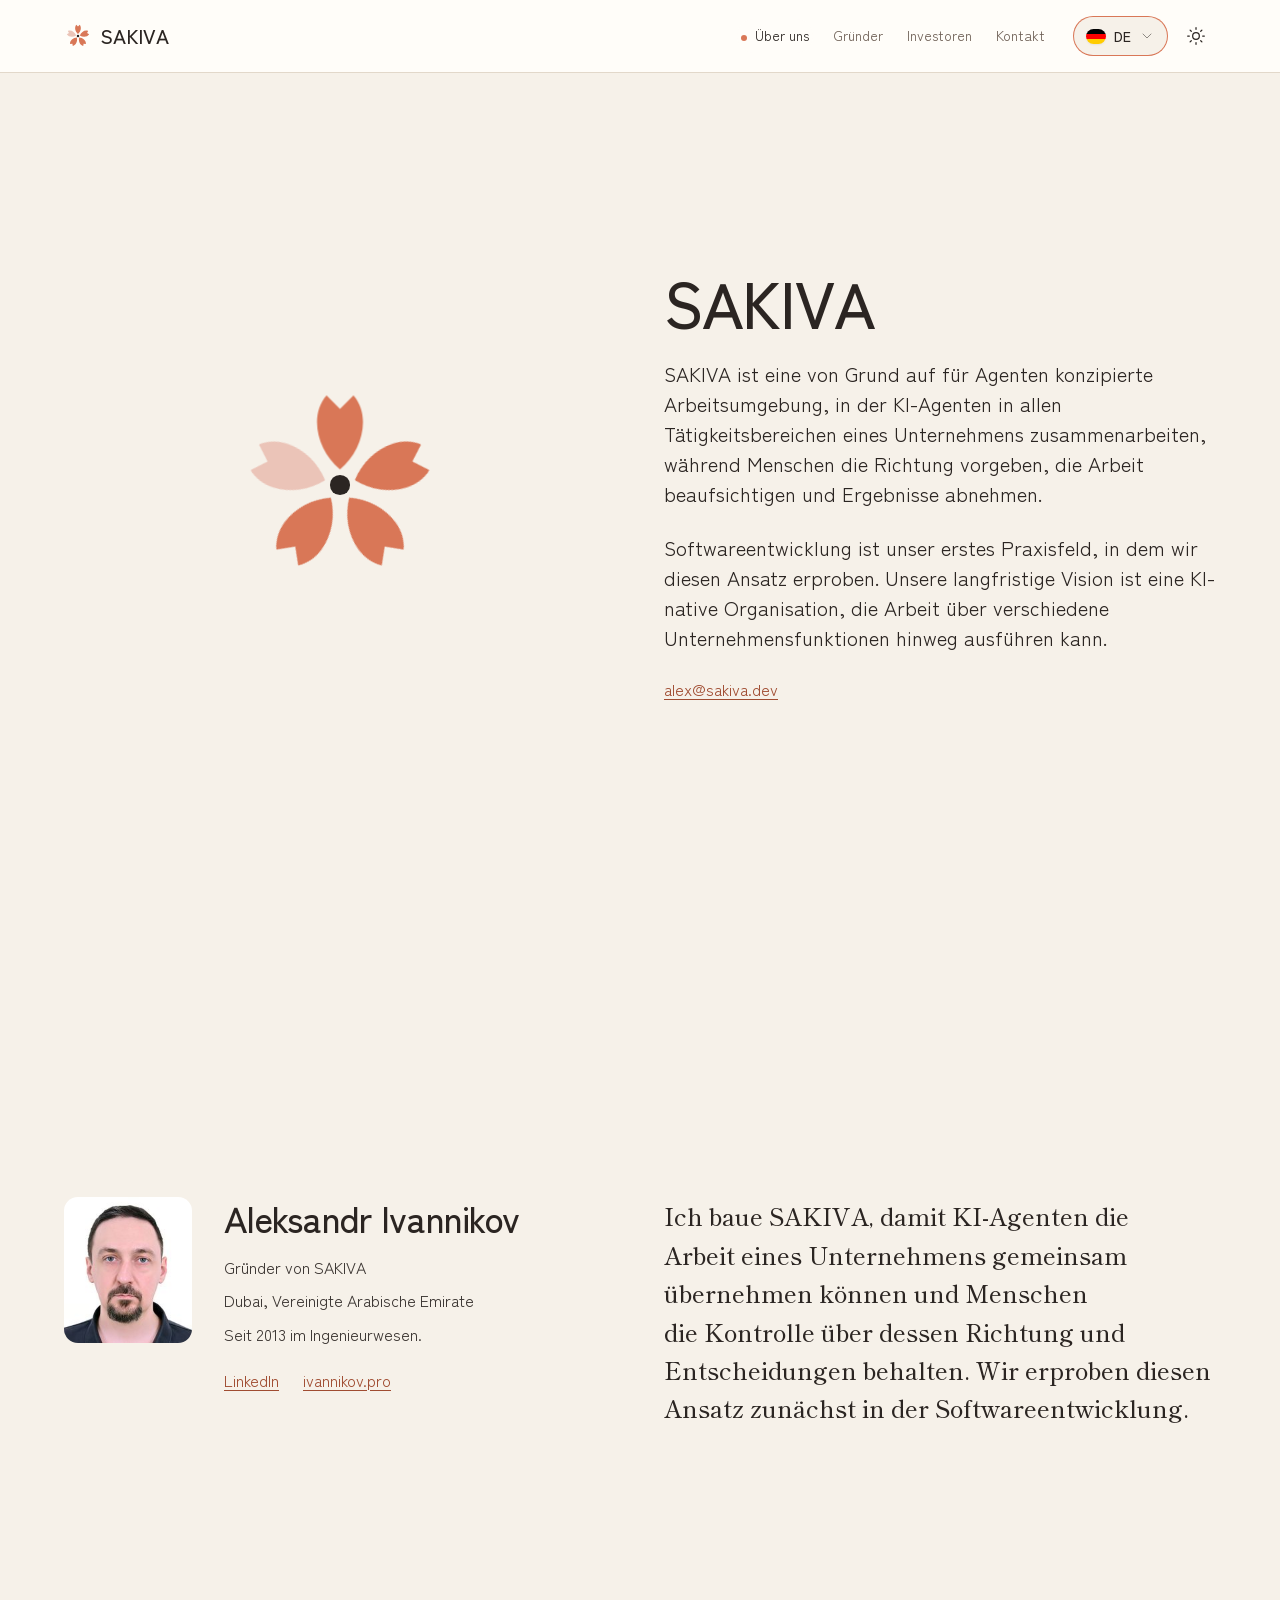
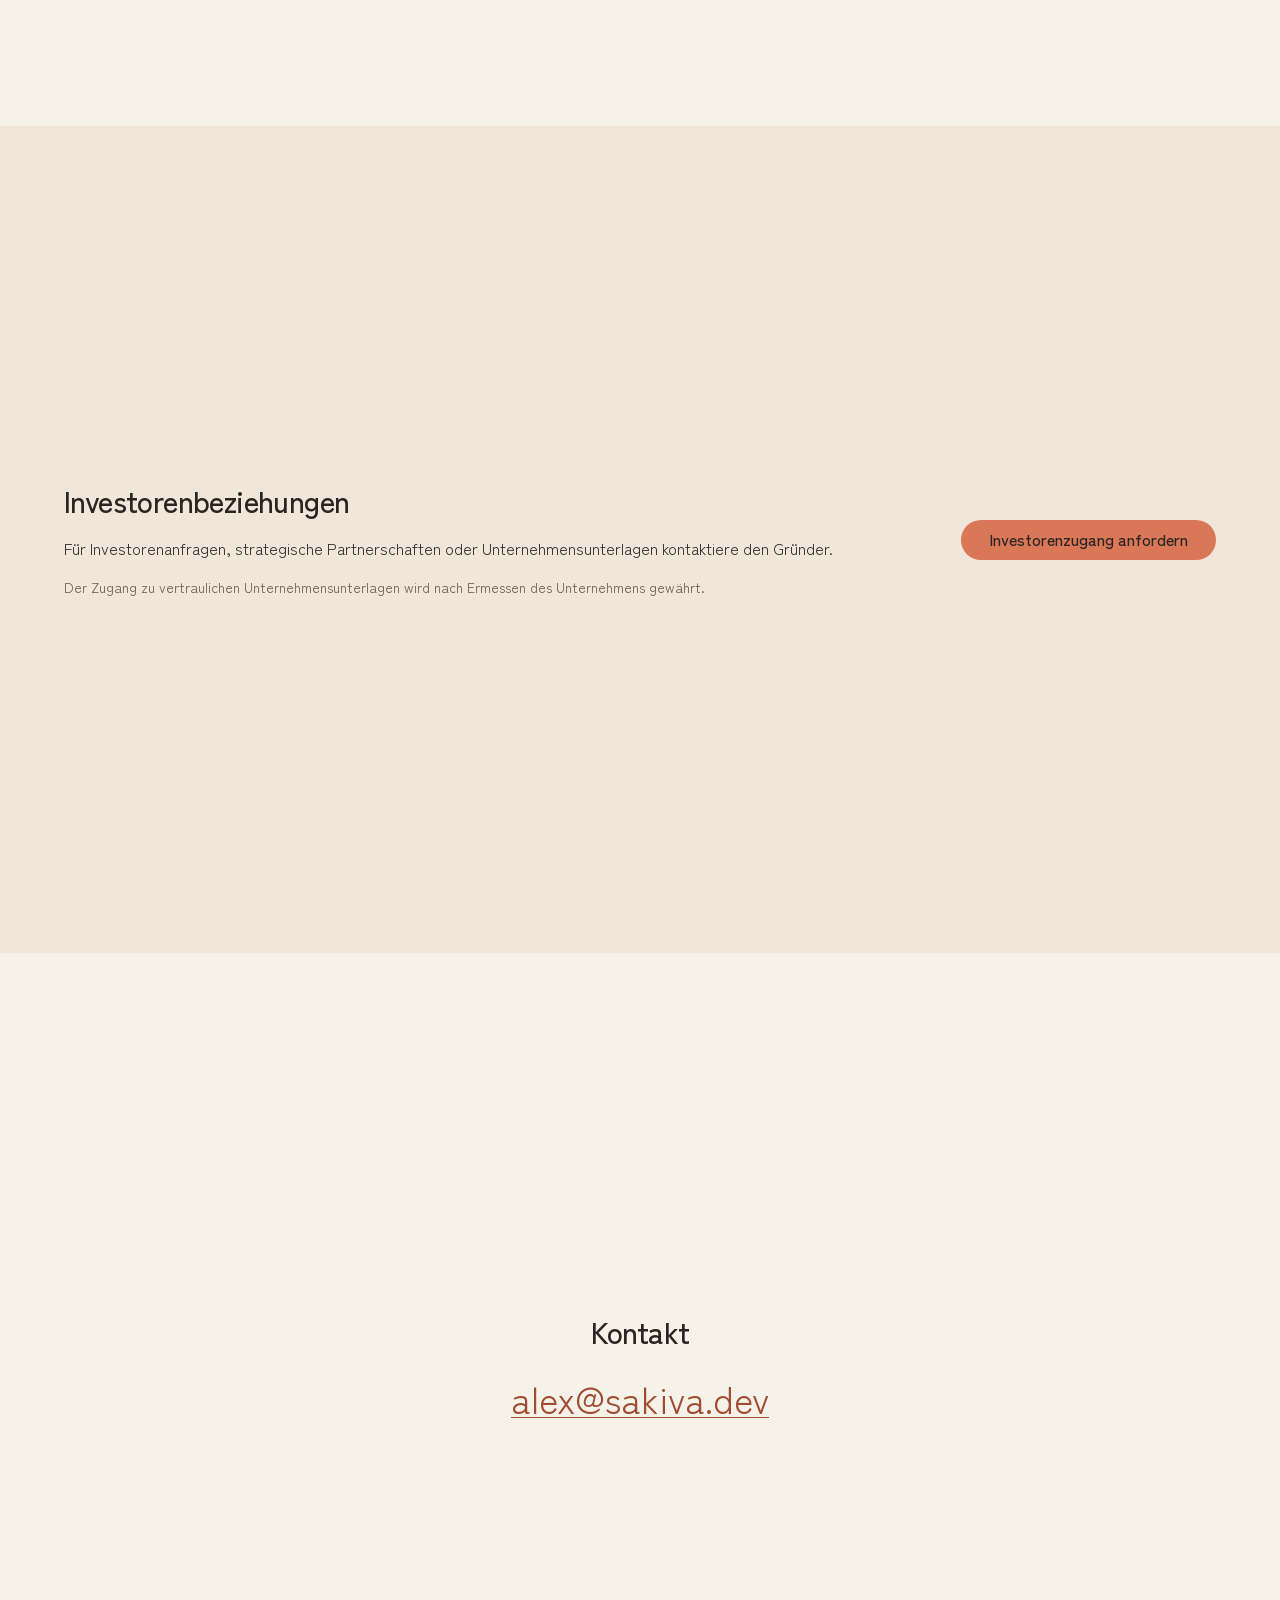
<file: de/index.html>
<!DOCTYPE html><html lang="de" data-theme="light" data-surface="landing"><head><meta charSet="utf-8"/><link rel="preconnect" href="/" crossorigin=""/><meta name="viewport" content="width=device-width, initial-scale=1"/><link rel="preload" href="/founder-portrait.jpg" as="image"/><link rel="stylesheet" href="/_next/static/chunks/3yzp7l1yrte7u.css" data-precedence="next"/><link rel="stylesheet" href="/_next/static/chunks/142g7c41fjhw4.css" data-precedence="next"/><link rel="stylesheet" href="/_next/static/chunks/0lrj1jxxz-5aw.css" data-precedence="next"/><link rel="preload" as="script" fetchPriority="low" href="/_next/static/chunks/37h0gpkacq27b.js"/><script src="/_next/static/chunks/3ido9xpuxbokx.js" async=""></script><script src="/_next/static/chunks/3l-hb7hmm3yqo.js" async=""></script><script src="/_next/static/chunks/turbopack-39t44-osk2qih.js" async=""></script><script src="/_next/static/chunks/2kwkedpx320ik.js" async=""></script><script src="/_next/static/chunks/2vbqd1f6d856e.js" async=""></script><script src="/_next/static/chunks/3bhrgd350-6wu.js" async=""></script><script src="/_next/static/chunks/0wx0xwm2du0sx.js" async=""></script><script src="/_next/static/chunks/28sufzf75yfb8.js" async=""></script><script src="/_next/static/chunks/1_vq48_-wm63m.js" async=""></script><script src="/_next/static/chunks/1u09_heceik07.js" async=""></script><meta name="theme-color" content="#F6F1E9" media="(prefers-color-scheme: light)"/><meta name="theme-color" content="#1F1A17" media="(prefers-color-scheme: dark)"/><title>SAKIVA — von Grund auf für Agenten konzipierte Arbeitsumgebung</title><meta name="description" content="SAKIVA ist eine von Grund auf für Agenten konzipierte Arbeitsumgebung, in der KI-Agenten in allen Tätigkeitsbereichen eines Unternehmens zusammenarbeiten, während Menschen die Richtung vorgeben, die Arbeit beaufsichtigen und Ergebnisse abnehmen. Softwareentwicklung ist unser erstes Praxisfeld, in dem wir diesen Ansatz erproben. Unsere langfristige Vision ist eine KI-native Organisation, die Arbeit über verschiedene Unternehmensfunktionen hinweg ausführen kann."/><meta name="application-name" content="SAKIVA"/><link rel="manifest" href="/site.webmanifest"/><meta name="publisher" content="SAKIVA"/><meta name="robots" content="index, follow"/><link rel="canonical" href="https://sakiva.dev/de/"/><link rel="alternate" hrefLang="en" href="https://sakiva.dev/"/><link rel="alternate" hrefLang="es" href="https://sakiva.dev/es/"/><link rel="alternate" hrefLang="de" href="https://sakiva.dev/de/"/><link rel="alternate" hrefLang="fr" href="https://sakiva.dev/fr/"/><link rel="alternate" hrefLang="ru" href="https://sakiva.dev/ru/"/><link rel="alternate" hrefLang="x-default" href="https://sakiva.dev/"/><meta property="og:title" content="SAKIVA — von Grund auf für Agenten konzipierte Arbeitsumgebung"/><meta property="og:description" content="SAKIVA ist eine von Grund auf für Agenten konzipierte Arbeitsumgebung, in der KI-Agenten in allen Tätigkeitsbereichen eines Unternehmens zusammenarbeiten, während Menschen die Richtung vorgeben, die Arbeit beaufsichtigen und Ergebnisse abnehmen. Softwareentwicklung ist unser erstes Praxisfeld, in dem wir diesen Ansatz erproben. Unsere langfristige Vision ist eine KI-native Organisation, die Arbeit über verschiedene Unternehmensfunktionen hinweg ausführen kann."/><meta property="og:url" content="https://sakiva.dev/de/"/><meta property="og:site_name" content="SAKIVA"/><meta property="og:locale" content="de_DE"/><meta property="og:image" content="https://sakiva.dev/og-image-1200x630.png"/><meta property="og:image:width" content="1200"/><meta property="og:image:height" content="630"/><meta property="og:image:alt" content="SAKIVA"/><meta property="og:locale:alternate" content="en_US"/><meta property="og:locale:alternate" content="es_ES"/><meta property="og:locale:alternate" content="fr_FR"/><meta property="og:locale:alternate" content="ru_RU"/><meta property="og:type" content="website"/><meta name="twitter:card" content="summary_large_image"/><meta name="twitter:title" content="SAKIVA — von Grund auf für Agenten konzipierte Arbeitsumgebung"/><meta name="twitter:description" content="SAKIVA ist eine von Grund auf für Agenten konzipierte Arbeitsumgebung, in der KI-Agenten in allen Tätigkeitsbereichen eines Unternehmens zusammenarbeiten, während Menschen die Richtung vorgeben, die Arbeit beaufsichtigen und Ergebnisse abnehmen. Softwareentwicklung ist unser erstes Praxisfeld, in dem wir diesen Ansatz erproben. Unsere langfristige Vision ist eine KI-native Organisation, die Arbeit über verschiedene Unternehmensfunktionen hinweg ausführen kann."/><meta name="twitter:image" content="https://sakiva.dev/og-image-1200x630.png"/><meta name="twitter:image:alt" content="SAKIVA"/><meta name="twitter:image:width" content="1200"/><meta name="twitter:image:height" content="630"/><link rel="icon" href="/favicon.ico" sizes="48x48"/><link rel="icon" href="/favicon.svg" type="image/svg+xml"/><link rel="apple-touch-icon" href="/apple-touch-icon.png"/><meta name="next-size-adjust" content=""/><script src="/_next/static/chunks/0cz1d0mv5g_q7.js" noModule=""></script></head><body><div hidden=""><!--$--><!--/$--></div><script>(function(){var stored;try{stored=localStorage.getItem("theme")}catch(e){}var theme="light";if(stored==="light"||stored==="dark"){theme=stored}else{try{theme=window.matchMedia("(prefers-color-scheme: dark)").matches?"dark":"light"}catch(e){}}document.documentElement.setAttribute("data-theme",theme)})();</script><script type="application/ld+json">{"@context":"https://schema.org","@graph":[{"@type":"Organization","@id":"https://sakiva.dev/#organization","name":"SAKIVA","url":"https://sakiva.dev/","logo":"https://sakiva.dev/lockup.svg","email":"alex@sakiva.dev","sameAs":["https://github.com/sakiva-dev"],"founder":{"@type":"Person","name":"Aleksandr Ivannikov","jobTitle":"Gründer von SAKIVA","image":"https://sakiva.dev/founder-portrait.jpg","sameAs":["https://www.linkedin.com/in/an-ivannikov","https://ivannikov.pro"]}},{"@type":"WebSite","@id":"https://sakiva.dev/#website","url":"https://sakiva.dev/","name":"SAKIVA","description":"SAKIVA ist eine von Grund auf für Agenten konzipierte Arbeitsumgebung, in der KI-Agenten in allen Tätigkeitsbereichen eines Unternehmens zusammenarbeiten, während Menschen die Richtung vorgeben, die Arbeit beaufsichtigen und Ergebnisse abnehmen. Softwareentwicklung ist unser erstes Praxisfeld, in dem wir diesen Ansatz erproben. Unsere langfristige Vision ist eine KI-native Organisation, die Arbeit über verschiedene Unternehmensfunktionen hinweg ausführen kann.","inLanguage":["en","es","de","fr","ru"],"publisher":{"@id":"https://sakiva.dev/#organization"},"hasPart":[{"@id":"https://sakiva.dev/#webpage"},{"@id":"https://sakiva.dev/es/#webpage"},{"@id":"https://sakiva.dev/de/#webpage"},{"@id":"https://sakiva.dev/fr/#webpage"},{"@id":"https://sakiva.dev/ru/#webpage"}]}]}</script><header class="ds-navbar"><div class="ds-navbar__inner"><div class="ds-navbar__brand"><a href="/de/" class="ds-wordmark ds-wordmark--gradient" aria-label="SAKIVA"><svg width="21" height="20" viewBox="-50 -50 100 100" fill="none" xmlns="http://www.w3.org/2000/svg" class="ds-wordmark__icon" aria-hidden="true"><g transform="rotate(0)"><path d="M0 -7 C-10 -15 -14 -31 -6 -40 L0 -34 L6 -40 C14 -31 10 -15 0 -7Z" fill="var(--accent)"></path></g><g transform="rotate(72)"><path d="M0 -7 C-10 -15 -14 -31 -6 -40 L0 -34 L6 -40 C14 -31 10 -15 0 -7Z" fill="var(--accent)"></path></g><g transform="rotate(144)"><path d="M0 -7 C-10 -15 -14 -31 -6 -40 L0 -34 L6 -40 C14 -31 10 -15 0 -7Z" fill="var(--accent)"></path></g><g transform="rotate(216)"><path d="M0 -7 C-10 -15 -14 -31 -6 -40 L0 -34 L6 -40 C14 -31 10 -15 0 -7Z" fill="var(--accent)"></path></g><g transform="rotate(288)"><path d="M0 -7 C-10 -15 -14 -31 -6 -40 L0 -34 L6 -40 C14 -31 10 -15 0 -7Z" fill="var(--petal)"></path></g><circle r="4.5" fill="var(--text)"></circle></svg><span class="ds-wordmark__text">SAKIVA</span></a></div><nav class="ds-navbar__nav" aria-label="Hauptnavigation"><a href="#about" class="ds-navbar__link">Über uns</a><a href="#founder" class="ds-navbar__link">Gründer</a><a href="#investors" class="ds-navbar__link">Investoren</a><a href="#contact" class="ds-navbar__link">Kontakt</a></nav><div class="ds-navbar__actions"><div class="ds-hstack ds-gap-sm"><details class="lang-switcher"><summary class="lang-switcher__trigger" aria-label="Choose language: Deutsch"><span class="lang-switcher__inner"><span class="fi fi-de lang-switcher__flag"></span><span class="lang-switcher__code">DE</span><span class="lang-switcher__chev"><svg xmlns="http://www.w3.org/2000/svg" width="16" height="16" viewBox="0 0 24 24" fill="none" stroke="currentColor" stroke-width="1.5" stroke-linecap="round" stroke-linejoin="round" transform="rotate(90)" aria-hidden="true"><path d="m9 18 6-6-6-6"></path></svg></span></span></summary><div class="lang-switcher__panel" role="menu"><button type="button" role="menuitem" class="lang-switcher__item"><span class="fi fi-us lang-switcher__flag"></span><span>English</span></button><button type="button" role="menuitem" class="lang-switcher__item"><span class="fi fi-es lang-switcher__flag"></span><span>Español</span></button><button type="button" role="menuitem" aria-current="true" class="lang-switcher__item lang-switcher__item--active"><span class="fi fi-de lang-switcher__flag"></span><span>Deutsch</span></button><button type="button" role="menuitem" class="lang-switcher__item"><span class="fi fi-fr lang-switcher__flag"></span><span>Français</span></button><button type="button" role="menuitem" class="lang-switcher__item"><span class="fi fi-ru lang-switcher__flag"></span><span>Русский</span></button></div></details><button class="theme-switcher" aria-label="Switch to dark mode" title="Dark mode"><span class="theme-switcher__inner"><span class="theme-switcher__icon theme-switcher__icon--active"><svg xmlns="http://www.w3.org/2000/svg" width="20" height="20" viewBox="0 0 24 24" fill="none" stroke="currentColor" stroke-width="1.5" stroke-linecap="round" stroke-linejoin="round" aria-hidden="true"><circle cx="12" cy="12" r="4"></circle><path d="M12 2v2"></path><path d="M12 20v2"></path><path d="m4.93 4.93 1.41 1.41"></path><path d="m17.66 17.66 1.41 1.41"></path><path d="M2 12h2"></path><path d="M20 12h2"></path><path d="m6.34 17.66-1.41 1.41"></path><path d="m19.07 4.93-1.41 1.41"></path></svg></span><span class="theme-switcher__icon "><svg xmlns="http://www.w3.org/2000/svg" width="20" height="20" viewBox="0 0 24 24" fill="none" stroke="currentColor" stroke-width="1.5" stroke-linecap="round" stroke-linejoin="round" aria-hidden="true"><path d="M20.985 12.486a9 9 0 1 1-9.473-9.472c.405-.022.617.46.402.803a6 6 0 0 0 8.268 8.268c.344-.215.825-.004.803.401"></path></svg></span></span></button></div></div><button type="button" class="mobile-menu__trigger ds-navbar__burger" aria-label="Menü" aria-expanded="false" aria-controls="_R_1alvivb_"><span class="mobile-menu__icon " aria-hidden="true"><span></span><span></span><span></span></span></button></div></header><main class="page-main"><script type="application/ld+json">{"@context":"https://schema.org","@type":"WebPage","@id":"https://sakiva.dev/de/#webpage","name":"SAKIVA — von Grund auf für Agenten konzipierte Arbeitsumgebung","description":"SAKIVA ist eine von Grund auf für Agenten konzipierte Arbeitsumgebung, in der KI-Agenten in allen Tätigkeitsbereichen eines Unternehmens zusammenarbeiten, während Menschen die Richtung vorgeben, die Arbeit beaufsichtigen und Ergebnisse abnehmen. Softwareentwicklung ist unser erstes Praxisfeld, in dem wir diesen Ansatz erproben. Unsere langfristige Vision ist eine KI-native Organisation, die Arbeit über verschiedene Unternehmensfunktionen hinweg ausführen kann.","url":"https://sakiva.dev/de/","inLanguage":"de","isPartOf":{"@id":"https://sakiva.dev/#website"},"publisher":{"@id":"https://sakiva.dev/#organization"}}</script><section id="about" aria-labelledby="about-heading" class="brand-hero brand-hero--mark company-section--screen"><div class="company-container brand-hero__inner"><div class="brand-hero__brand"><span class="ds-wordmark ds-wordmark--gradient ds-wordmark--hero ds-wordmark--bloom" aria-hidden="true"><svg width="21" height="20" viewBox="-50 -50 100 100" fill="none" xmlns="http://www.w3.org/2000/svg" class="ds-wordmark__icon" aria-hidden="true"><g transform="rotate(0)"><path d="M0 -7 C-10 -15 -14 -31 -6 -40 L0 -34 L6 -40 C14 -31 10 -15 0 -7Z" fill="var(--accent)"></path></g><g transform="rotate(72)"><path d="M0 -7 C-10 -15 -14 -31 -6 -40 L0 -34 L6 -40 C14 -31 10 -15 0 -7Z" fill="var(--accent)"></path></g><g transform="rotate(144)"><path d="M0 -7 C-10 -15 -14 -31 -6 -40 L0 -34 L6 -40 C14 -31 10 -15 0 -7Z" fill="var(--accent)"></path></g><g transform="rotate(216)"><path d="M0 -7 C-10 -15 -14 -31 -6 -40 L0 -34 L6 -40 C14 -31 10 -15 0 -7Z" fill="var(--accent)"></path></g><g transform="rotate(288)"><path d="M0 -7 C-10 -15 -14 -31 -6 -40 L0 -34 L6 -40 C14 -31 10 -15 0 -7Z" fill="var(--petal)"></path></g><circle r="4.5" fill="var(--text)"></circle></svg></span></div><div class="brand-hero__copy"><h1 class="ds-h1" id="about-heading">SAKIVA</h1><p class="ds-lead">SAKIVA ist eine von Grund auf für Agenten konzipierte Arbeitsumgebung, in der KI-Agenten in allen Tätigkeitsbereichen eines Unternehmens zusammenarbeiten, während Menschen die Richtung vorgeben, die Arbeit beaufsichtigen und Ergebnisse abnehmen.</p><p class="ds-lead">Softwareentwicklung ist unser erstes Praxisfeld, in dem wir diesen Ansatz erproben. Unsere langfristige Vision ist eine KI-native Organisation, die Arbeit über verschiedene Unternehmensfunktionen hinweg ausführen kann.</p><a class="ds-link" href="mailto:alex@sakiva.dev">alex@sakiva.dev</a></div></div></section><section id="founder" aria-labelledby="founder-heading" class="profile-section profile-section--quoted company-section--screen"><div class="company-container profile-section__inner"><div class="profile-section__profile"><img class="profile-section__portrait" src="/founder-portrait.jpg" alt="Aleksandr Ivannikov" width="192" height="219"/><div class="profile-section__content"><div class="profile-section__details"><h2 class="ds-h2" id="founder-heading">Aleksandr Ivannikov</h2><span class="ds-body">Gründer von SAKIVA</span><span class="ds-body">Dubai, Vereinigte Arabische Emirate</span><span class="ds-body">Seit 2013 im Ingenieurwesen.</span></div><div class="profile-section__links"><a class="ds-link" href="https://www.linkedin.com/in/an-ivannikov" target="_blank" rel="noopener noreferrer">LinkedIn</a><a class="ds-link" href="https://ivannikov.pro" target="_blank" rel="noopener noreferrer">ivannikov.pro</a></div></div></div><figure class="profile-section__quote"><blockquote>Ich baue SAKIVA, damit KI-Agenten die Arbeit eines Unternehmens gemeinsam übernehmen können und Menschen die Kontrolle über dessen Richtung und Entscheidungen behalten. Wir erproben diesen Ansatz zunächst in der Softwareentwicklung.</blockquote></figure></div></section><section id="investors" aria-labelledby="investor-heading" class="action-section company-section--screen"><div class="company-container action-section__inner"><div class="action-section__copy"><h2 class="ds-h2" id="investor-heading">Investorenbeziehungen</h2><p class="ds-body">Für Investorenanfragen, strategische Partnerschaften oder Unternehmensunterlagen kontaktiere den Gründer.</p><p class="ds-body-sm">Der Zugang zu vertraulichen Unternehmensunterlagen wird nach Ermessen des Unternehmens gewährt.</p></div><div class="action-section__action"><a class="btn btn-primary btn-primary--w-auto" href="mailto:alex@sakiva.dev?subject=Anfrage%20zum%20SAKIVA-Investorenzugang">Investorenzugang anfordern</a></div></div></section><section id="contact" aria-labelledby="contact-heading" class="contact-section company-section--screen"><div class="company-container contact-section__inner"><h2 class="ds-h2" id="contact-heading">Kontakt</h2><a class="ds-link" href="mailto:alex@sakiva.dev">alex@sakiva.dev</a></div></section></main><!--$--><!--/$--><script src="/_next/static/chunks/37h0gpkacq27b.js" id="_R_" async=""></script><script>(self.__next_f=self.__next_f||[]).push([0])</script><script>self.__next_f.push([1,"1:\"$Sreact.fragment\"\n2:I[26894,[\"/_next/static/chunks/2kwkedpx320ik.js\"],\"default\"]\n3:I[52618,[\"/_next/static/chunks/2kwkedpx320ik.js\"],\"default\"]\n4:I[18897,[\"/_next/static/chunks/2kwkedpx320ik.js\",\"/_next/static/chunks/2vbqd1f6d856e.js\",\"/_next/static/chunks/3bhrgd350-6wu.js\"],\"systemThemeScriptCode\"]\n5:I[32334,[\"/_next/static/chunks/2kwkedpx320ik.js\",\"/_next/static/chunks/2vbqd1f6d856e.js\",\"/_next/static/chunks/3bhrgd350-6wu.js\"],\"SystemTheme\"]\n6:I[61665,[\"/_next/static/chunks/2kwkedpx320ik.js\",\"/_next/static/chunks/0wx0xwm2du0sx.js\",\"/_next/static/chunks/3bhrgd350-6wu.js\"],\"StaticNotFound\"]\n9:I[35506,[\"/_next/static/chunks/2kwkedpx320ik.js\"],\"OutletBoundary\"]\na:\"$Sreact.suspense\"\nc:I[35506,[\"/_next/static/chunks/2kwkedpx320ik.js\"],\"ViewportBoundary\"]\ne:I[35506,[\"/_next/static/chunks/2kwkedpx320ik.js\"],\"MetadataBoundary\"]\n10:I[14924,[\"/_next/static/chunks/2kwkedpx320ik.js\"],\"default\",1]\n:HL[\"/_next/static/chunks/3yzp7l1yrte7u.css\",\"style\"]\n:HL[\"/_next/static/chunks/142g7c41fjhw4.css\",\"style\"]\n:HL[\"/_next/static/chunks/0lrj1jxxz-5aw.css\",\"style\"]\n:HC[\"/\",\"\"]\n0:{\"P\":null,\"c\":[\"\",\"de\",\"\"],\"q\":\"\",\"i\":false,\"f\":[[[\"\",{\"children\":[[\"locale\",\"de\",\"d\",[\"llms-full.txt\",\"llms.txt\"]],{\"children\":[\"__PAGE__\",{},\"$undefined\",\"$undefined\",4608]},\"$undefined\",\"$undefined\",4608]},\"$undefined\",\"$undefined\",4624],[[\"$\",\"$1\",\"c\",{\"children\":[[[\"$\",\"link\",\"0\",{\"rel\":\"stylesheet\",\"href\":\"/_next/static/chunks/3yzp7l1yrte7u.css\",\"precedence\":\"next\",\"crossOrigin\":\"$undefined\",\"nonce\":\"$undefined\"}],[\"$\",\"link\",\"1\",{\"rel\":\"stylesheet\",\"href\":\"/_next/static/chunks/142g7c41fjhw4.css\",\"precedence\":\"next\",\"crossOrigin\":\"$undefined\",\"nonce\":\"$undefined\"}],[\"$\",\"link\",\"2\",{\"rel\":\"stylesheet\",\"href\":\"/_next/static/chunks/0lrj1jxxz-5aw.css\",\"precedence\":\"next\",\"crossOrigin\":\"$undefined\",\"nonce\":\"$undefined\"}],[\"$\",\"script\",\"script-0\",{\"src\":\"/_next/static/chunks/2kwkedpx320ik.js\",\"async\":true,\"nonce\":\"$undefined\"}]],[\"$\",\"$L2\",null,{\"parallelRouterKey\":\"children\",\"error\":\"$undefined\",\"errorStyles\":\"$undefined\",\"errorScripts\":\"$undefined\",\"template\":[\"$\",\"$L3\",null,{}],\"templateStyles\":\"$undefined\",\"templateScripts\":\"$undefined\",\"notFound\":[[\"$\",\"html\",null,{\"lang\":\"en\",\"data-theme\":\"light\",\"data-surface\":\"landing\",\"suppressHydrationWarning\":true,\"children\":[\"$\",\"body\",null,{\"children\":[[\"$\",\"script\",null,{\"dangerouslySetInnerHTML\":{\"__html\":\"$4\"}}],[\"$\",\"$L5\",null,{\"children\":[\"$\",\"$L6\",null,{}]}]]}]}],[]],\"forbidden\":\"$undefined\",\"unauthorized\":\"$undefined\"}]]}],{\"children\":[[\"$\",\"$1\",\"c\",{\"children\":[[[\"$\",\"script\",\"script-0\",{\"src\":\"/_next/static/chunks/2vbqd1f6d856e.js\",\"async\":true,\"nonce\":\"$undefined\"}],[\"$\",\"script\",\"script-1\",{\"src\":\"/_next/static/chunks/3bhrgd350-6wu.js\",\"async\":true,\"nonce\":\"$undefined\"}]],\"$L7\"]}],{\"children\":[[\"$\",\"$1\",\"c\",{\"children\":[\"$L8\",[[\"$\",\"script\",\"script-0\",{\"src\":\"/_next/static/chunks/28sufzf75yfb8.js\",\"async\":true,\"nonce\":\"$undefined\"}]],[\"$\",\"$L9\",null,{\"children\":[\"$\",\"$a\",null,{\"name\":\"Next.MetadataOutlet\",\"children\":\"$@b\"}]}]]}],{},null,false,null]},null,false,null]},null,false,null],[\"$\",\"$1\",\"h\",{\"children\":[null,[\"$\",\"$Lc\",null,{\"children\":\"$Ld\"}],[\"$\",\"div\",null,{\"hidden\":true,\"children\":[\"$\",\"$Le\",null,{\"children\":[\"$\",\"$a\",null,{\"name\":\"Next.Metadata\",\"children\":\"$Lf\"}]}]}],[\"$\",\"meta\",null,{\"name\":\"next-size-adjust\",\"content\":\"\"}]]}],false]],\"m\":\"$undefined\",\"G\":[\"$10\",[[\"$\",\"link\",\"0\",{\"rel\":\"stylesheet\",\"href\":\"/_next/static/chunks/3yzp7l1yrte7u.css\",\"precedence\":\"next\",\"crossOrigin\":\"$undefined\",\"nonce\":\"$undefined\"}],[\"$\",\"link\",\"1\",{\"rel\":\"stylesheet\",\"href\":\"/_next/static/chunks/142g7c41fjhw4.css\",\"precedence\":\"next\",\"crossOrigin\":\"$undefined\",\"nonce\":\"$undefined\"}],[\"$\",\"link\",\"2\",{\"rel\":\"stylesheet\",\"href\":\"/_next/static/chunks/0lrj1jxxz-5aw.css\",\"precedence\":\"next\",\"crossOrigin\":\"$undefined\",\"nonce\":\"$undefined\"}]]],\"S\":true,\"h\":null,\"r\":\"$undefined\",\"s\":\"$undefined\",\"a\":\"$undefined\",\"l\":\"$undefined\",\"p\":\"$undefined\",\"d\":\"$undefined\",\"b\":\"72DQQ5oGbCJzqbjDfc1y0\"}\n13:I[92931,[\"/_next/static/chunks/2kwkedpx320ik.js\",\"/_next/static/chunks/2vbqd1f6d856e.js\",\"/_next/static/chunks/3bhrgd350-6wu.js\",\"/_next/static/chunks/28sufzf75yfb8.js\"],\"Navbar\"]\n14:I[56939,[\"/_next/static/chunks/2kwkedpx320ik.js\",\"/_next/static/chunks/2vbqd1f6d856e.js\",\"/_next/static/chunks/3bhrgd350-6wu.js\",\"/_next/static/chunks/28sufzf75yfb8.js\"],\"LocaleSwitcher\"]\n15:I[6743,[\"/_next/static/chunks/2kwkedpx320ik.js\",\"/_next/static/chunks/2vbqd1f6d856e.js\",\"/_next/static/chunks/3bhrgd350-6wu.js\",\"/_next/static/chunks/28sufzf75yfb8.js\"],\"ThemeSwitcher\"]\n11:T560,{\"@context\":\"https://schema.org\",\"@graph\":[{\"@type\":\"Organization\",\"@id\":\"https://sakiva.dev/#organization\",\"name\":\"SAKIVA\",\"url\":\"https://sakiva.dev/\",\"logo\":\"https://sakiva.dev/lockup.svg\",\"email\":\"alex@sakiva.dev\",\"sameAs\":[\"https://github.com/sakiva-dev\"],\"founder\":{\"@type\":\"Person\",\"name\":\"Aleksandr Ivannikov\",\"jobTitle\":\"Gründer von SAKIVA\",\"image\":\"https://sakiva.dev/founder-portrait.jpg\",\"sameAs\":[\"https://www.linkedin.com/in/an-ivannikov\",\"https://ivannikov.pro\"]}},{\"@type\":\"WebSite\",\"@id\":\"https://sakiva.dev/#website\",\"url\":\"https://sakiva.dev/\",\"name\":\"SAKIVA\",\"description\":\"SAKIVA ist eine von Grund auf für Agenten konzipierte Arbeitsumgebung, in der KI-Agenten in allen Tätigkeitsbereichen eines Unternehmens zusammenarbeiten, während Menschen die Richtung vorgeben, die Arbeit beaufsichtigen und Ergebnisse abnehmen. Softwareentwicklung ist unser erstes Praxisfeld, in dem wir diesen Ansatz erproben. Unsere langfristige Vision ist eine KI-native Organisation, die Arbeit über verschiedene Unternehmensfunktionen hinweg ausführen kann.\",\"inLanguage\":[\"en\",\"es\",\"de\",\"fr\",\"ru\"],\"publisher\":{\"@id\":\"https://sakiva.dev/#organization\"},\"hasPart\":[{\"@id\":\"https://sakiva.dev/#webpage\"},{\"@id\":\"https://sakiva.dev/es/#webpage\"},{\"@id\":\"https://sakiva.dev/de/#webpage\"},{\"@id\":\"https://sakiva.dev/fr/#webpage\"},{\"@id\":\"https://sakiva.dev/ru/#webpage\"}]}]}7:[\"$\",\"html\",null,{\"lang\":\"de\",\"data-theme\":\"light\",\"data-surface\":\"landing\",\"suppressHydrationWarning\":true,\"children\":[\"$\",\"body\",null,{\"children\":[[\"$\",\"script\",null,{\"dangerouslySetInnerHTML\":{\"__html\":\"$4\"}}],[\"$\",\"script\",null,{\"type\":\"application/ld+json\",\"dangerouslySetInnerHTML\":{\"__html\":\"$11\"}}],\"$L12\"]}]}]\n8:[[\"$\",\"$L13\",null,{\"brand\":[\"$\",\"a\",null,{\"href\":\"/de/\",\"className\":\"ds-wordmark ds-wordmark--gradient\",\"aria-label\":\"SAKIVA\",\"children\":[[\"$\",\"svg\",null,{\"width\":21,\"height\":20,\"viewBox\":\"-50 -50 100 100\",\"fill\":\"none\",\"xmlns\":\"http://www.w3.org/2000/svg\",\"className\":\"ds-wordmark__icon\",\"aria-hidden\":\"true\",\"children\":[[[\"$\",\"g\",\"0\",{\"transform\":\"rotate(0)\",\"children\":[\"$\",\"path\",null,{\"d\":\"M0 -7 C-10 -15 -14 -31 -6 -40 L0 -34 L6 -40 C14 -31 10 -15 0 -7Z\",\"fill\":\"var(--accent)\"}]}],[\"$\",\"g\",\"72\",{\"transform\":\"rotate(72)\",\"children\":[\"$\",\"path\",null,{\"d\":\"M0 -7 C-10 -15 -14 -31 -6 -40 L0 -34 L6 -40 C14 -31 10 -15 0 -7Z\",\"fill\":\"var(--accent)\"}]}],[\"$\",\"g\",\"144\",{\"transform\":\"rotate(144)\",\"children\":[\"$\",\"path\",null,{\"d\":\"M0 -7 C-10 -15 -14 -31 -6 -40 L0 -34 L6 -40 C14 -31 10 -15 0 -7Z\",\"fill\":\"var(--accent)\"}]}],[\"$\",\"g\",\"216\",{\"transform\":\"rotate(216)\",\"children\":[\"$\",\"path\",null,{\"d\":\"M0 -7 C-10 -15 -14 -31 -6 -40 L0 -34 L6 -40 C14 -31 10 -15 0 -7Z\",\"fill\":\"var(--accent)\"}]}],[\"$\",\"g\",\"288\",{\"transform\":\"rotate(288)\",\"children\":[\"$\",\"path\",null,{\"d\":\"M0 -7 C-10 -15 -14 -31 -6 -40 L0 -34 L6 -40 C14 -31 10 -15 0 -7Z\",\"fill\":\"var(--petal)\"}]}]],[\"$\",\"circle\",null,{\"r\":\"4.5\",\"fill\":\"var(--text)\"}]]}],[\"$\",\"span\",null,{\"className\":\"ds-wordmark__text\",\"children\":\"SAKIVA\"}]]}],\"links\":[{\"label\":\"Über uns\",\"href\":\"#about\",\"sectionId\":\"about\"},{\"label\":\"Gründer\",\"href\":\"#founder\",\"sectionId\":\"founder\"},{\"label\":\"Investoren\",\"href\":\"#investors\",\"sectionId\":\"investors\"},{\"label\":\"Kontakt\",\"href\":\"#contact\",\"sectionId\":\"contact\"}],\"navigationLabel\":\"Hauptnavigation\",\"mobileNavigationLabel\":\"Menü\",\"closeMenuLabel\":\"Menü schließen\",\"pathname\":\"de\",\"mobileMenuVariant\":\"fullscreen\",\"mobileActions\":[[\"$\",\"$L14\",null,{}],[\"$\",\"$L15\",null,{}]],\"actions\":[\"$\",\"div\",null,{\"className\":\"ds-hstack ds-gap-sm\",\"children\":[[\"$\",\"$L14\",null,{}],[\"$\",\"$L15\",null,{}]]}]}],[\"$\",\"main\",null,{\"className\":\"page-main\",\"children\":[[\"$\",\"script\",null,{\"type\":\"application/ld+json\",\"dangerouslySetInnerHTML\":{\"__html\":\"{\\\"@context\\\":\\\"https://schema.org\\\",\\\"@type\\\":\\\"WebPage\\\",\\\"@id\\\":\\\"https://sakiva.dev/de/#webpage\\\",\\\"name\\\":\\\"SAKIVA — von Grund auf für Agenten konzipierte Arbeitsumgebung\\\",\\\"description\\\":\\\"SAKIVA ist eine von Grund auf für Agenten konzipierte Arbeitsumgebung, in der KI-Agenten in allen Tätigkeitsbereichen eines Unternehmens zusammenarbeiten, während Menschen die Richtung vorgeben, die Arbeit beaufsichtigen und Ergebnisse abnehmen. Softwareentwicklung ist unser erstes Praxisfeld, in dem wir diesen Ansatz erproben. Unsere langfristige Vision ist eine KI-native Organisation, die Arbeit über verschiedene Unternehmensfunktionen hinweg ausführen kann.\\\",\\\"url\\\":\\\"https://sakiva.dev/de/\\\",\\\"inLanguage\\\":\\\"de\\\",\\\"isPartOf\\\":{\\\"@id\\\":\\\"https://sakiva.dev/#website\\\"},\\\"publisher\\\":{\\\"@id\\\":\\\"https://sakiva.dev/#organization\\\"}}\"}}],[\"$\",\"section\",null,{\"id\":\"about\",\"aria-labelledby\":\"about-heading\",\"className\":\"brand-hero brand-hero--mark company-section--screen\",\"children\":[\"$\",\"div\",null,{\"className\":\"company-container brand-hero__inner\",\"children\":[[\"$\",\"div\",null,{\"className\":\"brand-hero__brand\",\"children\":[\"$\",\"span\",null,{\"className\":\"ds-wordmark ds-wordmark--gradient ds-wordmark--hero ds-wordmark--bloom\",\"aria-hidden\":true,\"aria-label\":\"$undefined\",\"children\":[[\"$\",\"svg\",null,{\"width\":21,\"height\":20,\"viewBox\":\"-50 -50 100 100\",\"fill\":\"none\",\"xmlns\":\"http://www.w3.org/2000/svg\",\"className\":\"ds-wordmark__icon\",\"aria-hidden\":\"true\",\"children\":[[[\"$\",\"g\",\"0\",{\"transform\":\"rotate(0)\",\"children\":[\"$\",\"path\",null,{\"d\":\"M0 -7 C-10 -15 -14 -31 -6 -40 L0 -34 L6 -40 C14 -31 10 -15 0 -7Z\",\"fill\":\"var(--accent)\"}]}],[\"$\",\"g\",\"72\",{\"transform\":\"rotate(72)\",\"children\":[\"$\",\"path\",null,{\"d\":\"M0 -7 C-10 -15 -14 -31 -6 -40 L0 -34 L6 -40 C14 -31 10 -15 0 -7Z\",\"fill\":\"var(--accent)\"}]}],[\"$\",\"g\",\"144\",{\"transform\":\"rotate(144)\",\"children\":[\"$\",\"path\",null,{\"d\":\"M0 -7 C-10 -15 -14 -31 -6 -40 L0 -34 L6 -40 C14 -31 10 -15 0 -7Z\",\"fill\":\"var(--accent)\"}]}],[\"$\",\"g\",\"216\",{\"transform\":\"rotate(216)\",\"children\":[\"$\",\"path\",null,{\"d\":\"M0 -7 C-10 -15 -14 -31 -6 -40 L0 -34 L6 -40 C14 -31 10 -15 0 -7Z\",\"fill\":\"var(--accent)\"}]}],[\"$\",\"g\",\"288\",{\"transform\":\"rotate(288)\",\"children\":[\"$\",\"path\",null,{\"d\":\"M0 -7 C-10 -15 -14 -31 -6 -40 L0 -34 L6 -40 C14 -31 10 -15 0 -7Z\",\"fill\":\"var(--petal)\"}]}]],\"$L16\"]}],null]}]}],\"$L17\"]}]}],\"$L18\",\"$L19\",\"$L1a\"]}],\"$undefined\"]\n:HL[\"/founder-portrait.jpg\",\"image\"]\n16:[\"$\",\"circle\",null,{\"r\":\"4.5\",\"fill\":\"var(--text)\"}]\n17:[\"$\",\"div\",null,{\"className\":\"brand-hero__copy\",\"children\":[[\"$\",\"h1\",null,{\"className\":\"ds-h1\",\"id\":\"about-heading\",\"children\":\"SAKIVA\"}],[\"$\",\"p\",null,{\"className\":\"ds-lead\",\"children\":\"SAKIVA ist eine von Grund auf für Agenten konzipierte Arbeitsumgebung, in der KI-Agenten in allen Tätigkeitsbereichen eines Unternehmens zusammenarbeiten, während Menschen die Richtung vorgeben, die Arbeit beaufsichtigen und Ergebnisse abnehmen.\"}],[\"$\",\"p\",null,{\"className\":\"ds-lead\",\"children\":\"Softwareentwicklung ist unser erstes Praxisfeld, in dem wir diesen Ansatz erproben. Unsere langfristige Vision ist eine KI-native Organisation, die Arbeit über verschiedene Unternehmensfunktionen hinweg ausführen kann.\"}],[\"$\",\"a\",null,{\"className\":\"ds-link\",\"href\":\"mailto:alex@sakiva.dev\",\"children\":\"alex@sakiva.dev\"}]]}]\n18:[\"$\",\"section\",null,{\"id\":\"founder\",\"aria-labelledby\":\"founder-heading\",\"className\":\"profile-section profile-section--quoted company-section--screen\",\"children\":[\"$\",\"div\",null,{\"className\":\"company-container profile-section__inner\",\"children\":[[\"$\",\"div\",null,{\"className\":\"profile-section__profile\",\"children\":[[\"$\",\"img\",null,{\"className\":\"profile-section__portrait\",\"src\":\"/founder-portrait.jpg\",\"alt\":\"Aleksandr Ivannikov\",\"width\":192,\"height\":219}],[\"$\",\"div\",null,{\"className\":\"profile-section__content\",\"children\":[[\"$\",\"div\",null,{\"className\":\"profile-section__details\",\"children\":[[\"$\",\"h2\",null,{\"className\":\"ds-h2\",\"id\":\"founder-heading\",\"children\":\"Aleksandr Ivannikov\"}],[\"$\",\"span\",null,{\"className\":\"ds-body\",\"children\":\"Gründer von SAKIVA\"}],[\"$\",\"span\",null,{\"className\":\"ds-body\",\"children\":\"Dubai, Vereinigte Arabische Emirate\"}],[\"$\",\"span\",null,{\"className\":\"ds-body\",\"children\":\"Seit 2013 im Ingenieurwesen.\"}]]}],[\"$\",\"div\",null,{\"className\":\"profile-section__links\",\"children\":[[\"$\",\"a\",\"https://www.linkedin.com/in/an-ivannikov\",{\"className\":\"ds-link\",\"href\":\"https://www.linkedin.com/in/an-ivannikov\",\"target\":\"_blank\",\"rel\":\"noopener noreferrer\",\"children\":\"LinkedIn\"}],[\"$\",\"a\",\"https://ivannikov.pro\",{\"className\":\"ds-link\",\"href\":\"https://ivannikov.pro\",\"target\":\"_blank\",\"rel\":\"noopener noreferrer\",\"children\":\"ivannikov.pro\"}]]}]]}]]}],[\"$\",\"figure\",null,{\"className\":\"profile-section__quote\",\"children\":[\"$\",\"blockquote\",null,{\"children\":\"Ich baue SAKIVA, damit KI-Agenten die Arbeit eines Unternehmens gemeinsam übernehmen können und Menschen die Kontrolle über dessen Richtung und Entscheidungen behalten. Wir erproben diesen Ansatz zunächst in der Softwareentwicklung.\"}]}]]}]}]\n19:[\"$\",\"section\",null,{\"id\":\"investors\",\"aria-labelledby\":\"investor-heading\",\"className\":\"action-section company-section--screen\",\"children\":[\"$\",\"div\",null,{\"className\":\"company-container action-section__inner\",\"children\":[[\"$\",\"div\",null,{\"className\":\"action-section__copy\",\"children\":[[\"$\",\"h2\",null,{\"className\":\"ds-h2\",\"id\":\"investor-heading\",\"children\":\"Investorenbeziehungen\"}],[\"$\",\"p\",null,{\"className\":\"ds-body\",\"children\":\"Für Investorenanfragen, strategische Partnerschaften oder Unternehmensunterlagen kontaktiere den Gründer.\"}],[\"$\",\"p\",null,{\"className\":\"ds-body-sm\",\"children\":\"Der Zugang zu vertraulichen Unternehmensunterlagen wird nach Ermessen des Unternehmens gewährt.\"}]]}],[\"$\",\"div\",null,{\"className\":\"action-section__action\",\"children\":[\"$\",\"a\",null,{\"className\":\"btn btn-primary btn-primary--w-auto\",\"style\":\"$undefined\",\"href\":\"mailto:alex@sakiva.dev?subject=Anfrage%20zum%20SAKIVA-Investorenzugang\",\"children\":\"Investorenzugang anfordern\"}]}]]}]}]\n1a:[\"$\",\"section\",null,{\"id\":\"contact\",\"aria-labelledby\":\"contact-heading\",\"className\":\"contact-section company-section--screen\",\"children\":[\"$\",\"div\",null,{\"className\":\"company-container contact-section__inner\",\"children\":[[\"$\",\"h2\",null,{\"className\":\"ds-h2\",\"id\":\"contact-heading\",\"children\":\"Kontakt\"}],[\"$\",\"a\",null,{\"className\":\"ds-link\",\"href\":\"mailto:alex@sakiva.dev\",\"children\":\"alex@sakiva.dev\"}]]}]}]\n1b:I[85829,[\"/_next/static/chunks/2kwkedpx320ik.js\",\"/_next/static/chunks/2vbqd1f6d856e.js\",\"/_next/static/chunks/3bhrgd350-6wu.js\"],\"default\"]\n1c:I[32622,[\"/_next/static/chunks/2kwkedpx320ik.js\",\"/_next/static/chunks/2vbqd1f6d856e.js\",\"/_next/static/chunks/3bhrgd350-6wu.js\",\"/_next/static/chunks/1_vq48_-wm63m.js\"],\"default\"]\n1d:I[22598,[\"/_next/static/chunks/2kwkedpx320ik.js\",\"/_next/static/chunks/2vbqd1f6d856e.js\",\"/_next/static/chunks/3bhrgd350-6wu.js\",\"/_next/static/chunks/1u09_heceik07.js\"],\"default\"]\n12:[\"$\",\"$L1b\",null,{\"formats\":\"$undefined\",\"locale\":\"de\",\"messages\":{\"site\":{\"title\":\"SAKIVA — von Grund auf für Agenten konzipierte Arbeitsumgebung\",\"heading\":\"Demnächst\",\"description\":\"SAKIVA ist eine von Grund auf für Agenten konzipierte Arbeitsumgebung, in der KI-Agenten in allen Tätigkeitsbereichen eines Unternehmens zusammenarbeiten, während Menschen die Richtung vorgeben, die Arbeit beaufsichtigen und Ergebnisse abnehmen.\",\"vision\":\"Softwareentwicklung ist unser erstes Praxisfeld, in dem wir diesen Ansatz erproben. Unsere langfristige Vision ist eine KI-native Organisation, die Arbeit über verschiedene Unternehmensfunktionen hinweg ausführen kann.\"},\"error\":{\"code\":\"500\",\"title\":\"Etwas ist schiefgelaufen\",\"description\":\"Die Seite konnte nicht angezeigt werden. Kehre zur Startseite zurück.\",\"backHome\":\"Zurück zur Startseite\"},\"notFound\":{\"code\":\"404\",\"title\":\"Seite nicht gefunden\",\"description\":\"Unter dieser Adresse gibt es keine Seite.\",\"backHome\":\"Zurück zur Startseite\"},\"founder\":{\"role\":\"Gründer von SAKIVA\",\"location\":\"Dubai, Vereinigte Arabische Emirate\",\"background\":\"Seit 2013 im Ingenieurwesen.\",\"quote\":\"Ich baue SAKIVA, damit KI-Agenten die Arbeit eines Unternehmens gemeinsam übernehmen können und Menschen die Kontrolle über dessen Richtung und Entscheidungen behalten. Wir erproben diesen Ansatz zunächst in der Softwareentwicklung.\"},\"investor\":{\"heading\":\"Investorenbeziehungen\",\"invitation\":\"Für Investorenanfragen, strategische Partnerschaften oder Unternehmensunterlagen kontaktiere den Gründer.\",\"action\":\"Investorenzugang anfordern\",\"subject\":\"Anfrage zum SAKIVA-Investorenzugang\",\"discretion\":\"Der Zugang zu vertraulichen Unternehmensunterlagen wird nach Ermessen des Unternehmens gewährt.\"},\"contact\":{\"heading\":\"Kontakt\"},\"navigation\":{\"about\":\"Über uns\",\"founder\":\"Gründer\",\"investors\":\"Investoren\",\"contact\":\"Kontakt\",\"label\":\"Hauptnavigation\",\"menu\":\"Menü\",\"close\":\"Menü schließen\"}},\"now\":\"$undefined\",\"timeZone\":\"UTC\",\"children\":[\"$\",\"$L5\",null,{\"children\":[\"$\",\"$L2\",null,{\"parallelRouterKey\":\"children\",\"error\":\"$1c\",\"errorStyles\":[],\"errorScripts\":[[\"$\",\"script\",\"script-0\",{\"src\":\"/_next/static/chunks/1_vq48_-wm63m.js\",\"async\":true,\"nonce\":\"$undefined\"}]],\"template\":[\"$\",\"$L3\",null,{}],\"templateStyles\":\"$undefined\",\"templateScripts\":\"$undefined\",\"notFound\":[[\"$\",\"$L1d\",null,{}],[]],\"forbidden\":\"$undefined\",\"unauthorized\":\"$undefined\"}]}]}]\nd:[[\"$\",\"meta\",\"0\",{\"charSet\":\"utf-8\"}],[\"$\",\"meta\",\"1\",{\"name\":\"viewport\",\"content\":\"width=device-width, initial-scale=1\"}],[\"$\",\"meta\",\"2\",{\"name\":\"theme-color\",\"content\":\"#F6F1E9\",\"media\":\"(prefers-color-scheme: light)\"}],[\"$\",\"meta\",\"3\",{\"name\":\"theme-color\",\"content\":\"#1F1A17\",\"media\":\"(prefers-color-scheme: dark)\"}]]\nb:null\nf:[[\"$\",\"title\",\"0\",{\"children\":\"SAKIVA — von Grund auf für Agenten konzipierte Arbeitsumgebung\"}],[\"$\",\"meta\",\"1\",{\"name\":\"description\",\"content\":\"SAKIVA ist eine von Grund auf für Agenten konzipierte Arbeitsumgebung, in der KI-Agenten in allen Tätigkeitsbereichen eines Unternehmens zusammenarbeiten, während Menschen die Richtung vorgeben, die Arbeit beaufsichtigen und Ergebnisse abnehmen. Softwareentwicklung ist unser erstes Praxisfeld, in dem wir diesen Ansatz erproben. Unsere langfristige Vision ist eine KI-native Organisation, die Arbeit über verschiedene Unternehmensfunktionen hinweg ausführen kann.\"}],[\"$\",\"meta\",\"2\",{\"name\":\"application-name\",\"content\":\"SAKIVA\"}],[\"$\",\"link\",\"3\",{\"rel\":\"manifest\",\"href\":\"/site.webmanifest\",\"crossOrigin\":\"$undefined\"}],[\"$\",\"meta\",\"4\",{\"name\":\"publisher\",\"content\":\"SAKIVA\"}],[\"$\",\"meta\",\"5\",{\"name\":\"robots\",\"content\":\"index, follow\"}],[\"$\",\"link\",\"6\",{\"rel\":\"canonical\",\"href\":\"https://sakiva.dev/de/\"}],[\"$\",\"link\",\"7\",{\"rel\":\"alternate\",\"hrefLang\":\"en\",\"href\":\"https://sakiva.dev/\"}],[\"$\",\"link\",\"8\",{\"rel\":\"alternate\",\"hrefLang\":\"es\",\"href\":\"https://sakiva.dev/es/\"}],[\"$\",\"link\",\"9\",{\"rel\":\"alternate\",\"hrefLang\":\"de\",\"href\":\"https://sakiva.dev/de/\"}],[\"$\",\"link\",\"10\",{\"rel\":\"alternate\",\"hrefLang\":\"fr\",\"href\":\"https://sakiva.dev/fr/\"}],[\"$\",\"link\",\"11\",{\"rel\":\"alternate\",\"hrefLang\":\"ru\",\"href\":\"https://sakiva.dev/ru/\"}],[\"$\",\"link\",\"12\",{\"rel\":\"alternate\",\"hrefLang\":\"x-default\",\"href\":\"https://sakiva.dev/\"}],[\"$\",\"meta\",\"13\",{\"property\":\"og:title\",\"content\":\"SAKIVA — von Grund auf für Agenten konzipierte Arbeitsumgebung\"}],[\"$\",\"meta\",\"14\",{\"property\":\"og:description\",\"content\":\"SAKIVA ist eine von Grund auf für Agenten konzipierte Arbeitsumgebung, in der KI-Agenten in allen Tätigkeitsbereichen eines Unternehmens zusammenarbeiten, während Menschen die Richtung vorgeben, die Arbeit beaufsichtigen und Ergebnisse abnehmen. Softwareentwicklung ist unser erstes Praxisfeld, in dem wir diesen Ansatz erproben. Unsere langfristige Vision ist eine KI-native Organisation, die Arbeit über verschiedene Unternehmensfunktionen hinweg ausführen kann.\"}],[\"$\",\"meta\",\"15\",{\"property\":\"og:url\",\"content\":\"https://sakiva.dev/de/\"}],[\"$\",\"meta\",\"16\",{\"property\":\"og:site_name\",\"content\":\"SAKIVA\"}],[\"$\",\"meta\",\"17\",{\"property\":\"og:locale\",\"content\":\"de_DE\"}],[\"$\",\"meta\",\"18\",{\"property\":\"og:image\",\"content\":\"https://sakiva.dev/og-image-1200x630.png\"}],[\"$\",\"meta\",\"19\",{\"property\":\"og:image:width\",\"content\":\"1200\"}],[\"$\",\"meta\",\"20\",{\"property\":\"og:image:height\",\"content\":\"630\"}],[\"$\",\"meta\",\"21\",{\"property\":\"og:image:alt\",\"content\":\"SAKIVA\"}],[\"$\",\"meta\",\"22\",{\"property\":\"og:locale:alternate\",\"content\":\"en_US\"}],[\"$\",\"meta\",\"23\",{\"property\":\"og:locale:alternate\",\"content\":\"es_ES\"}],[\"$\",\"meta\",\"24\",{\"property\":\"og:locale:alternate\",\"content\":\"fr_FR\"}],[\"$\",\"meta\",\"25\",{\"property\":\"og:locale:alternate\",\"content\":\"ru_RU\"}],[\"$\",\"meta\",\"26\",{\"property\":\"og:type\",\"content\":\"website\"}],[\"$\",\"meta\",\"27\",{\"name\":\"twitter:card\",\"content\":\"summary_large_image\"}],[\"$\",\"meta\",\"28\",{\"name\":\"twitter:title\",\"content\":\"SAKIVA — von Grund auf für Agenten konzipierte Arbeitsumgebung\"}],[\"$\",\"meta\",\"29\",{\"name\":\"twitter:description\",\"content\":\"SAKIVA ist eine von Grund auf für Agenten konzipierte Arbeitsumgebung, in der KI-Agenten in allen Tätigkeitsbereichen eines Unternehmens zusammenarbeiten, während Menschen die Richtung vorgeben, die Arbeit beaufsichtigen und Ergebnisse abnehmen. Softwareentwicklung ist unser erstes Praxisfeld, in dem wir diesen Ansatz erproben. Unsere langfristige Vision ist eine KI-native Organisation, die Arbeit über verschiedene Unternehmensfunktionen hinweg ausführen kann.\"}],[\"$\",\"meta\",\"30\",{\"name\":\"twitter:image\",\"content\":\"https://sakiva.dev/og-image-1200x630.png\"}],[\"$\",\"meta\",\"31\",{\"name\":\"twitter:image:alt\",\"content\":\"SAKIVA\"}],[\"$\",\"meta\",\"32\",{\"name\":\"twitter:image:width\",\"content\":\"1200\"}],[\"$\",\"meta\",\"33\",{\"name\":\"twitter:image:height\",\"content\":\"630\"}],\"$L1e\",\"$L1f\",\"$L20\",\"$L21\"]\n22:I[29197,[\"/_next/static/chunks/2kwkedpx320ik.js\"],\"IconMark\"]\n1e:[\"$\",\"link\",\"34\",{\"rel\":\"icon\",\"href\":\"/favicon.ico\",\"sizes\":\"48x48\"}]\n1f:[\"$\",\"link\",\"35\",{\"rel\":\"icon\",\"href\":\"/favicon.svg\",\"type\":\"image/svg+xml\"}]\n20:[\"$\",\"link\",\"36\",{\"rel\":\"apple-touch-icon\",\"href\":\"/apple-touch-icon.png\"}]\n21:[\"$\",\"$L22\",\"37\",{}]\n"])</script></body></html>
</file>
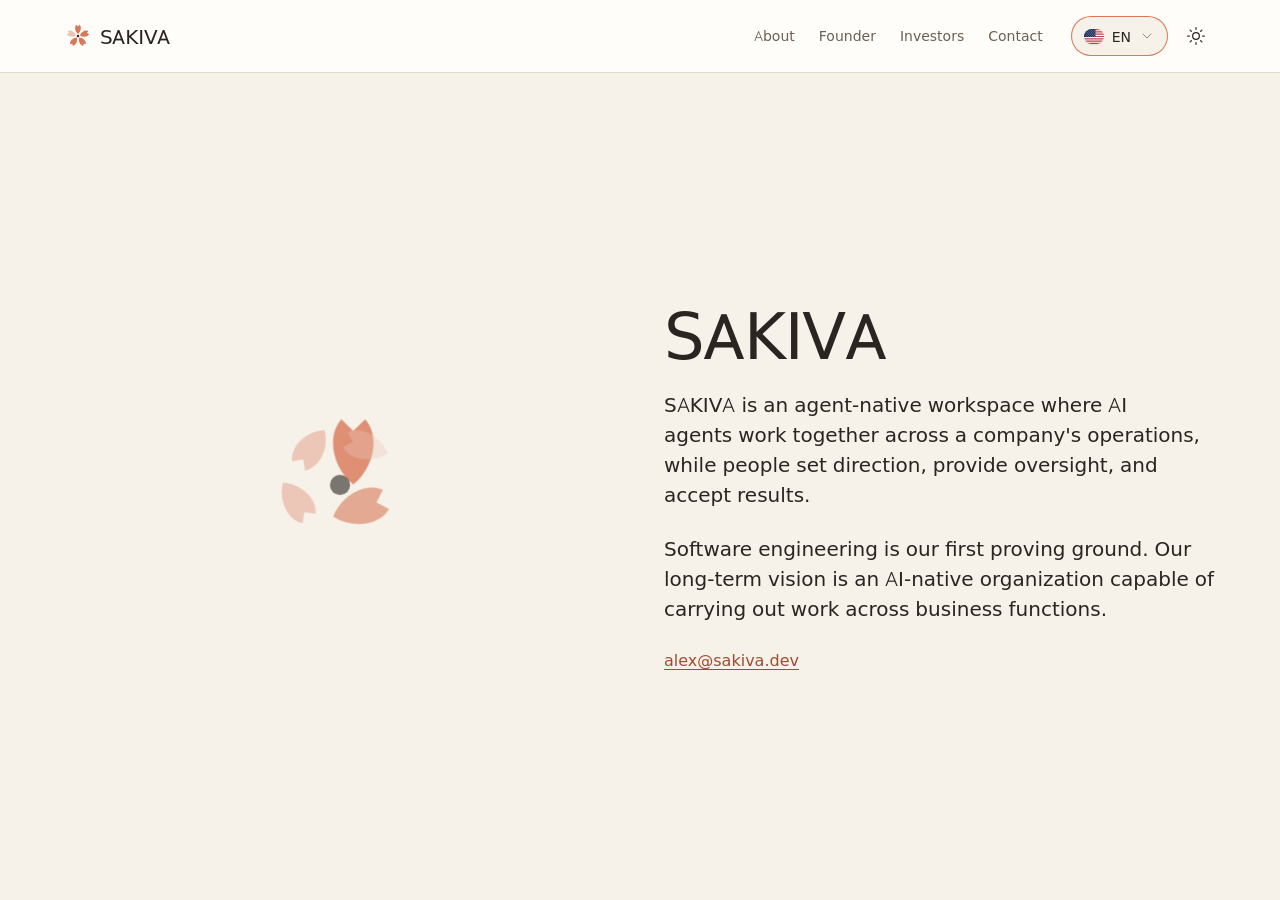
<file: en/index.html>
<!doctype html>
<html lang="en">
<head>
  <meta charset="utf-8" />
  <meta http-equiv="refresh" content="0; url=/" />
  <link rel="canonical" href="/" />
  <meta name="robots" content="noindex" />
</head>
<body><a href="/">/</a></body>
</html>
</file>
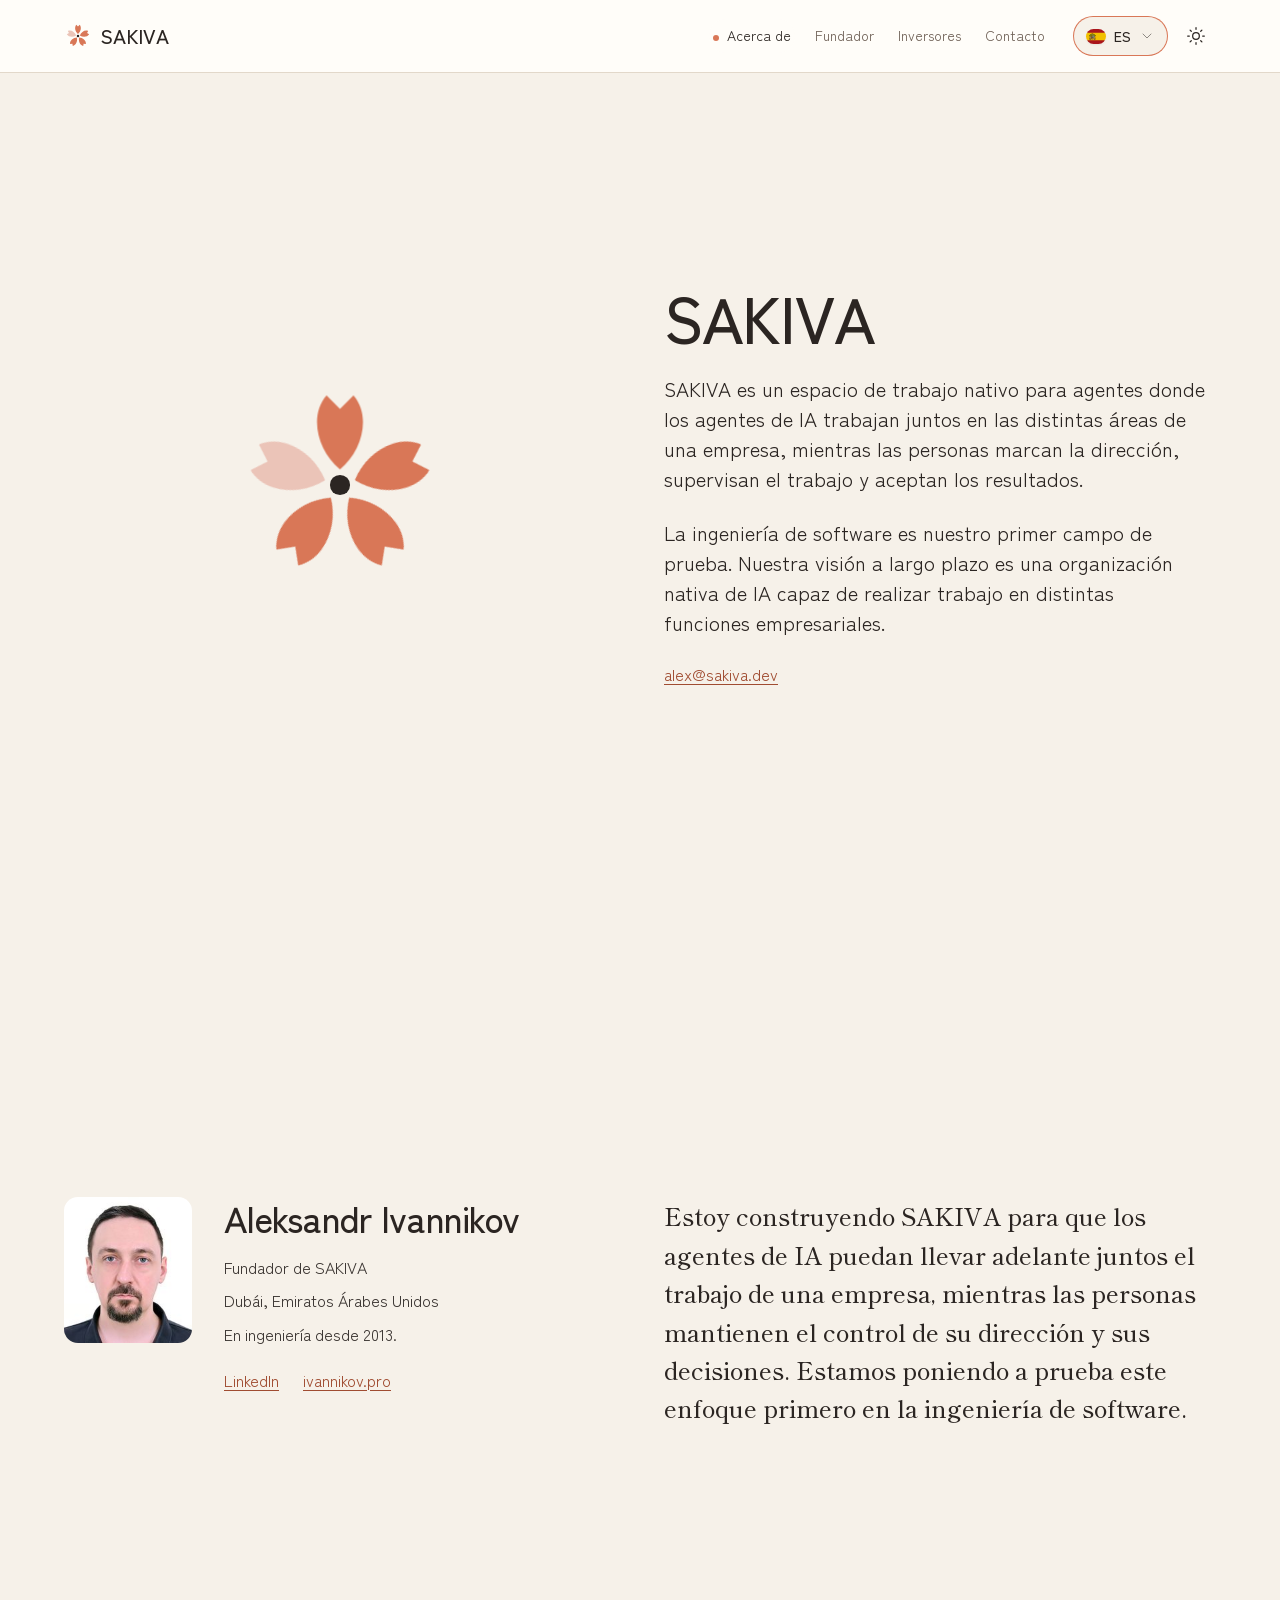
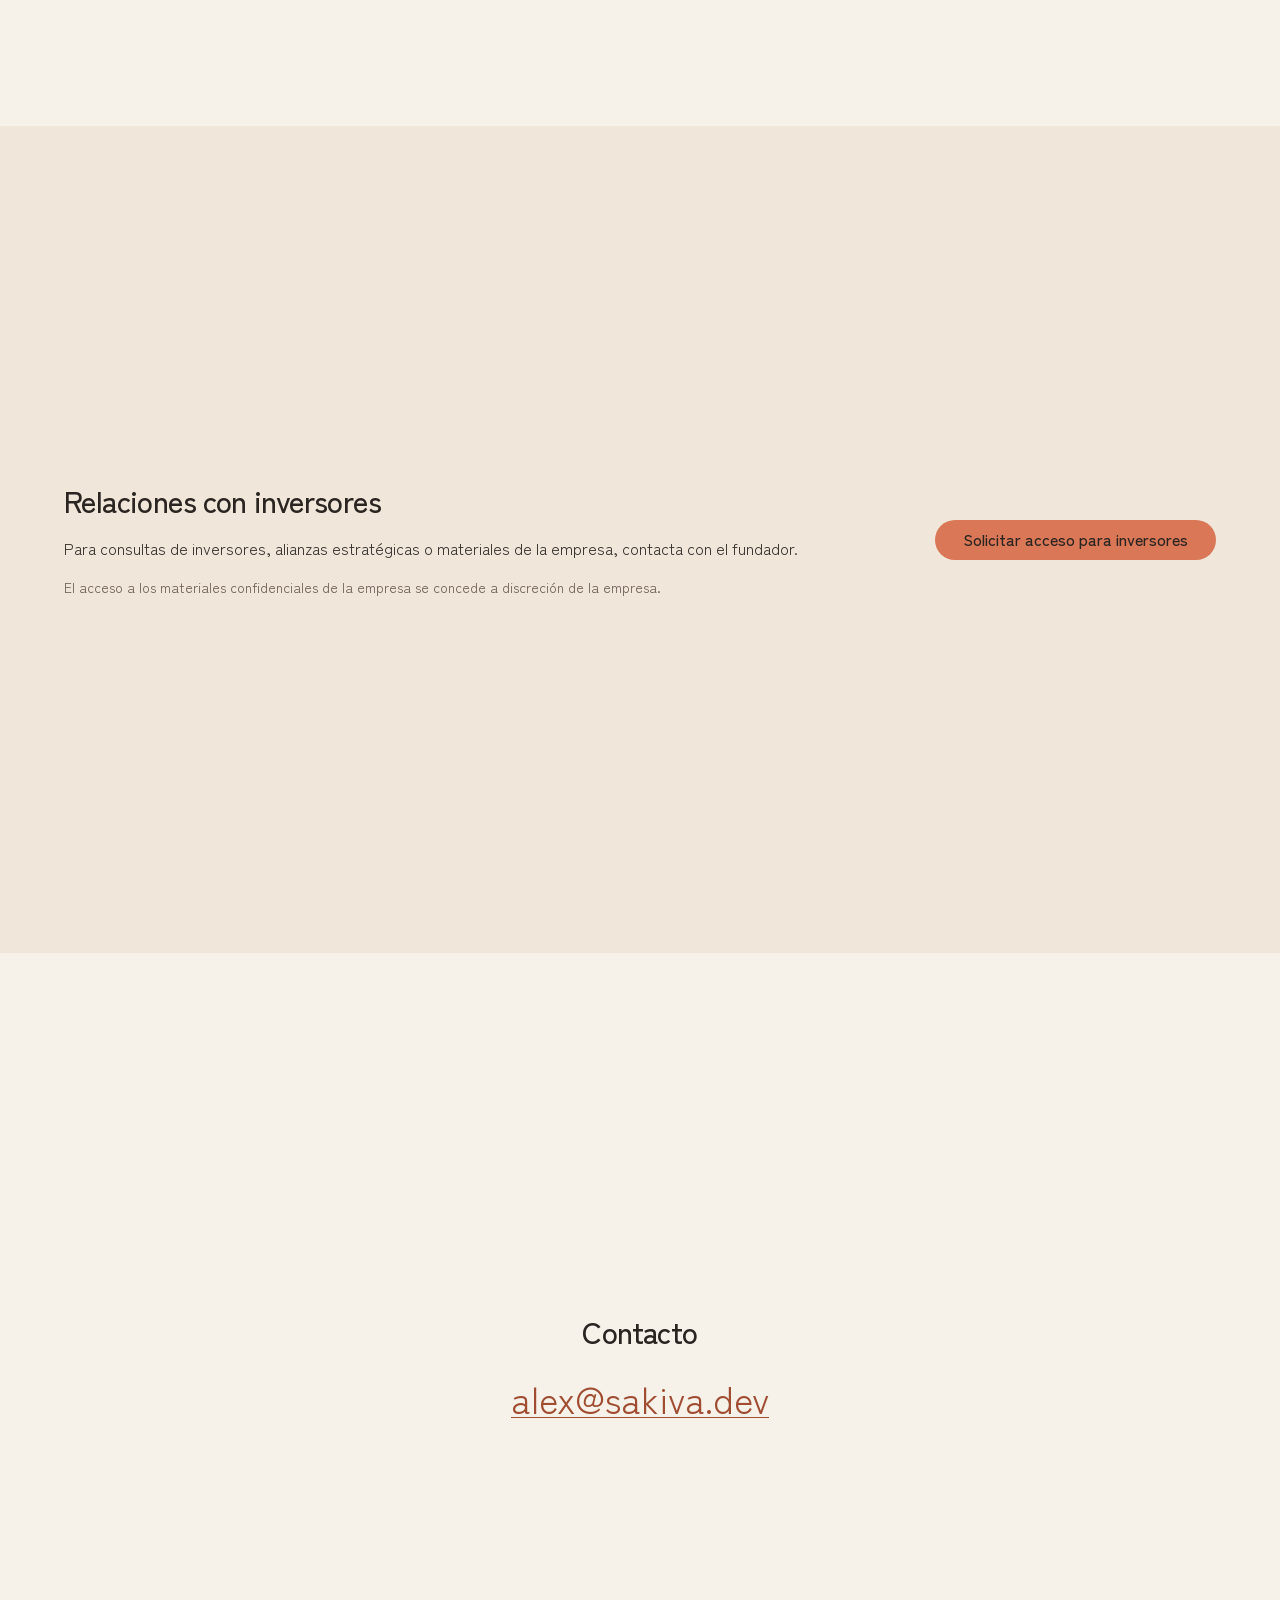
<file: es/index.html>
<!DOCTYPE html><html lang="es" data-theme="light" data-surface="landing"><head><meta charSet="utf-8"/><link rel="preconnect" href="/" crossorigin=""/><meta name="viewport" content="width=device-width, initial-scale=1"/><link rel="preload" href="/founder-portrait.jpg" as="image"/><link rel="stylesheet" href="/_next/static/chunks/3yzp7l1yrte7u.css" data-precedence="next"/><link rel="stylesheet" href="/_next/static/chunks/142g7c41fjhw4.css" data-precedence="next"/><link rel="stylesheet" href="/_next/static/chunks/0lrj1jxxz-5aw.css" data-precedence="next"/><link rel="preload" as="script" fetchPriority="low" href="/_next/static/chunks/37h0gpkacq27b.js"/><script src="/_next/static/chunks/3ido9xpuxbokx.js" async=""></script><script src="/_next/static/chunks/3l-hb7hmm3yqo.js" async=""></script><script src="/_next/static/chunks/turbopack-39t44-osk2qih.js" async=""></script><script src="/_next/static/chunks/2kwkedpx320ik.js" async=""></script><script src="/_next/static/chunks/2vbqd1f6d856e.js" async=""></script><script src="/_next/static/chunks/3bhrgd350-6wu.js" async=""></script><script src="/_next/static/chunks/0wx0xwm2du0sx.js" async=""></script><script src="/_next/static/chunks/28sufzf75yfb8.js" async=""></script><script src="/_next/static/chunks/1_vq48_-wm63m.js" async=""></script><script src="/_next/static/chunks/1u09_heceik07.js" async=""></script><meta name="theme-color" content="#F6F1E9" media="(prefers-color-scheme: light)"/><meta name="theme-color" content="#1F1A17" media="(prefers-color-scheme: dark)"/><title>SAKIVA — espacio de trabajo nativo para agentes</title><meta name="description" content="SAKIVA es un espacio de trabajo nativo para agentes donde los agentes de IA trabajan juntos en las distintas áreas de una empresa, mientras las personas marcan la dirección, supervisan el trabajo y aceptan los resultados. La ingeniería de software es nuestro primer campo de prueba. Nuestra visión a largo plazo es una organización nativa de IA capaz de realizar trabajo en distintas funciones empresariales."/><meta name="application-name" content="SAKIVA"/><link rel="manifest" href="/site.webmanifest"/><meta name="publisher" content="SAKIVA"/><meta name="robots" content="index, follow"/><link rel="canonical" href="https://sakiva.dev/es/"/><link rel="alternate" hrefLang="en" href="https://sakiva.dev/"/><link rel="alternate" hrefLang="es" href="https://sakiva.dev/es/"/><link rel="alternate" hrefLang="de" href="https://sakiva.dev/de/"/><link rel="alternate" hrefLang="fr" href="https://sakiva.dev/fr/"/><link rel="alternate" hrefLang="ru" href="https://sakiva.dev/ru/"/><link rel="alternate" hrefLang="x-default" href="https://sakiva.dev/"/><meta property="og:title" content="SAKIVA — espacio de trabajo nativo para agentes"/><meta property="og:description" content="SAKIVA es un espacio de trabajo nativo para agentes donde los agentes de IA trabajan juntos en las distintas áreas de una empresa, mientras las personas marcan la dirección, supervisan el trabajo y aceptan los resultados. La ingeniería de software es nuestro primer campo de prueba. Nuestra visión a largo plazo es una organización nativa de IA capaz de realizar trabajo en distintas funciones empresariales."/><meta property="og:url" content="https://sakiva.dev/es/"/><meta property="og:site_name" content="SAKIVA"/><meta property="og:locale" content="es_ES"/><meta property="og:image" content="https://sakiva.dev/og-image-1200x630.png"/><meta property="og:image:width" content="1200"/><meta property="og:image:height" content="630"/><meta property="og:image:alt" content="SAKIVA"/><meta property="og:locale:alternate" content="en_US"/><meta property="og:locale:alternate" content="de_DE"/><meta property="og:locale:alternate" content="fr_FR"/><meta property="og:locale:alternate" content="ru_RU"/><meta property="og:type" content="website"/><meta name="twitter:card" content="summary_large_image"/><meta name="twitter:title" content="SAKIVA — espacio de trabajo nativo para agentes"/><meta name="twitter:description" content="SAKIVA es un espacio de trabajo nativo para agentes donde los agentes de IA trabajan juntos en las distintas áreas de una empresa, mientras las personas marcan la dirección, supervisan el trabajo y aceptan los resultados. La ingeniería de software es nuestro primer campo de prueba. Nuestra visión a largo plazo es una organización nativa de IA capaz de realizar trabajo en distintas funciones empresariales."/><meta name="twitter:image" content="https://sakiva.dev/og-image-1200x630.png"/><meta name="twitter:image:alt" content="SAKIVA"/><meta name="twitter:image:width" content="1200"/><meta name="twitter:image:height" content="630"/><link rel="icon" href="/favicon.ico" sizes="48x48"/><link rel="icon" href="/favicon.svg" type="image/svg+xml"/><link rel="apple-touch-icon" href="/apple-touch-icon.png"/><meta name="next-size-adjust" content=""/><script src="/_next/static/chunks/0cz1d0mv5g_q7.js" noModule=""></script></head><body><div hidden=""><!--$--><!--/$--></div><script>(function(){var stored;try{stored=localStorage.getItem("theme")}catch(e){}var theme="light";if(stored==="light"||stored==="dark"){theme=stored}else{try{theme=window.matchMedia("(prefers-color-scheme: dark)").matches?"dark":"light"}catch(e){}}document.documentElement.setAttribute("data-theme",theme)})();</script><script type="application/ld+json">{"@context":"https://schema.org","@graph":[{"@type":"Organization","@id":"https://sakiva.dev/#organization","name":"SAKIVA","url":"https://sakiva.dev/","logo":"https://sakiva.dev/lockup.svg","email":"alex@sakiva.dev","sameAs":["https://github.com/sakiva-dev"],"founder":{"@type":"Person","name":"Aleksandr Ivannikov","jobTitle":"Fundador de SAKIVA","image":"https://sakiva.dev/founder-portrait.jpg","sameAs":["https://www.linkedin.com/in/an-ivannikov","https://ivannikov.pro"]}},{"@type":"WebSite","@id":"https://sakiva.dev/#website","url":"https://sakiva.dev/","name":"SAKIVA","description":"SAKIVA es un espacio de trabajo nativo para agentes donde los agentes de IA trabajan juntos en las distintas áreas de una empresa, mientras las personas marcan la dirección, supervisan el trabajo y aceptan los resultados. La ingeniería de software es nuestro primer campo de prueba. Nuestra visión a largo plazo es una organización nativa de IA capaz de realizar trabajo en distintas funciones empresariales.","inLanguage":["en","es","de","fr","ru"],"publisher":{"@id":"https://sakiva.dev/#organization"},"hasPart":[{"@id":"https://sakiva.dev/#webpage"},{"@id":"https://sakiva.dev/es/#webpage"},{"@id":"https://sakiva.dev/de/#webpage"},{"@id":"https://sakiva.dev/fr/#webpage"},{"@id":"https://sakiva.dev/ru/#webpage"}]}]}</script><header class="ds-navbar"><div class="ds-navbar__inner"><div class="ds-navbar__brand"><a href="/es/" class="ds-wordmark ds-wordmark--gradient" aria-label="SAKIVA"><svg width="21" height="20" viewBox="-50 -50 100 100" fill="none" xmlns="http://www.w3.org/2000/svg" class="ds-wordmark__icon" aria-hidden="true"><g transform="rotate(0)"><path d="M0 -7 C-10 -15 -14 -31 -6 -40 L0 -34 L6 -40 C14 -31 10 -15 0 -7Z" fill="var(--accent)"></path></g><g transform="rotate(72)"><path d="M0 -7 C-10 -15 -14 -31 -6 -40 L0 -34 L6 -40 C14 -31 10 -15 0 -7Z" fill="var(--accent)"></path></g><g transform="rotate(144)"><path d="M0 -7 C-10 -15 -14 -31 -6 -40 L0 -34 L6 -40 C14 -31 10 -15 0 -7Z" fill="var(--accent)"></path></g><g transform="rotate(216)"><path d="M0 -7 C-10 -15 -14 -31 -6 -40 L0 -34 L6 -40 C14 -31 10 -15 0 -7Z" fill="var(--accent)"></path></g><g transform="rotate(288)"><path d="M0 -7 C-10 -15 -14 -31 -6 -40 L0 -34 L6 -40 C14 -31 10 -15 0 -7Z" fill="var(--petal)"></path></g><circle r="4.5" fill="var(--text)"></circle></svg><span class="ds-wordmark__text">SAKIVA</span></a></div><nav class="ds-navbar__nav" aria-label="Navegación principal"><a href="#about" class="ds-navbar__link">Acerca de</a><a href="#founder" class="ds-navbar__link">Fundador</a><a href="#investors" class="ds-navbar__link">Inversores</a><a href="#contact" class="ds-navbar__link">Contacto</a></nav><div class="ds-navbar__actions"><div class="ds-hstack ds-gap-sm"><details class="lang-switcher"><summary class="lang-switcher__trigger" aria-label="Choose language: Español"><span class="lang-switcher__inner"><span class="fi fi-es lang-switcher__flag"></span><span class="lang-switcher__code">ES</span><span class="lang-switcher__chev"><svg xmlns="http://www.w3.org/2000/svg" width="16" height="16" viewBox="0 0 24 24" fill="none" stroke="currentColor" stroke-width="1.5" stroke-linecap="round" stroke-linejoin="round" transform="rotate(90)" aria-hidden="true"><path d="m9 18 6-6-6-6"></path></svg></span></span></summary><div class="lang-switcher__panel" role="menu"><button type="button" role="menuitem" class="lang-switcher__item"><span class="fi fi-us lang-switcher__flag"></span><span>English</span></button><button type="button" role="menuitem" aria-current="true" class="lang-switcher__item lang-switcher__item--active"><span class="fi fi-es lang-switcher__flag"></span><span>Español</span></button><button type="button" role="menuitem" class="lang-switcher__item"><span class="fi fi-de lang-switcher__flag"></span><span>Deutsch</span></button><button type="button" role="menuitem" class="lang-switcher__item"><span class="fi fi-fr lang-switcher__flag"></span><span>Français</span></button><button type="button" role="menuitem" class="lang-switcher__item"><span class="fi fi-ru lang-switcher__flag"></span><span>Русский</span></button></div></details><button class="theme-switcher" aria-label="Switch to dark mode" title="Dark mode"><span class="theme-switcher__inner"><span class="theme-switcher__icon theme-switcher__icon--active"><svg xmlns="http://www.w3.org/2000/svg" width="20" height="20" viewBox="0 0 24 24" fill="none" stroke="currentColor" stroke-width="1.5" stroke-linecap="round" stroke-linejoin="round" aria-hidden="true"><circle cx="12" cy="12" r="4"></circle><path d="M12 2v2"></path><path d="M12 20v2"></path><path d="m4.93 4.93 1.41 1.41"></path><path d="m17.66 17.66 1.41 1.41"></path><path d="M2 12h2"></path><path d="M20 12h2"></path><path d="m6.34 17.66-1.41 1.41"></path><path d="m19.07 4.93-1.41 1.41"></path></svg></span><span class="theme-switcher__icon "><svg xmlns="http://www.w3.org/2000/svg" width="20" height="20" viewBox="0 0 24 24" fill="none" stroke="currentColor" stroke-width="1.5" stroke-linecap="round" stroke-linejoin="round" aria-hidden="true"><path d="M20.985 12.486a9 9 0 1 1-9.473-9.472c.405-.022.617.46.402.803a6 6 0 0 0 8.268 8.268c.344-.215.825-.004.803.401"></path></svg></span></span></button></div></div><button type="button" class="mobile-menu__trigger ds-navbar__burger" aria-label="Menú" aria-expanded="false" aria-controls="_R_1alvivb_"><span class="mobile-menu__icon " aria-hidden="true"><span></span><span></span><span></span></span></button></div></header><main class="page-main"><script type="application/ld+json">{"@context":"https://schema.org","@type":"WebPage","@id":"https://sakiva.dev/es/#webpage","name":"SAKIVA — espacio de trabajo nativo para agentes","description":"SAKIVA es un espacio de trabajo nativo para agentes donde los agentes de IA trabajan juntos en las distintas áreas de una empresa, mientras las personas marcan la dirección, supervisan el trabajo y aceptan los resultados. La ingeniería de software es nuestro primer campo de prueba. Nuestra visión a largo plazo es una organización nativa de IA capaz de realizar trabajo en distintas funciones empresariales.","url":"https://sakiva.dev/es/","inLanguage":"es","isPartOf":{"@id":"https://sakiva.dev/#website"},"publisher":{"@id":"https://sakiva.dev/#organization"}}</script><section id="about" aria-labelledby="about-heading" class="brand-hero brand-hero--mark company-section--screen"><div class="company-container brand-hero__inner"><div class="brand-hero__brand"><span class="ds-wordmark ds-wordmark--gradient ds-wordmark--hero ds-wordmark--bloom" aria-hidden="true"><svg width="21" height="20" viewBox="-50 -50 100 100" fill="none" xmlns="http://www.w3.org/2000/svg" class="ds-wordmark__icon" aria-hidden="true"><g transform="rotate(0)"><path d="M0 -7 C-10 -15 -14 -31 -6 -40 L0 -34 L6 -40 C14 -31 10 -15 0 -7Z" fill="var(--accent)"></path></g><g transform="rotate(72)"><path d="M0 -7 C-10 -15 -14 -31 -6 -40 L0 -34 L6 -40 C14 -31 10 -15 0 -7Z" fill="var(--accent)"></path></g><g transform="rotate(144)"><path d="M0 -7 C-10 -15 -14 -31 -6 -40 L0 -34 L6 -40 C14 -31 10 -15 0 -7Z" fill="var(--accent)"></path></g><g transform="rotate(216)"><path d="M0 -7 C-10 -15 -14 -31 -6 -40 L0 -34 L6 -40 C14 -31 10 -15 0 -7Z" fill="var(--accent)"></path></g><g transform="rotate(288)"><path d="M0 -7 C-10 -15 -14 -31 -6 -40 L0 -34 L6 -40 C14 -31 10 -15 0 -7Z" fill="var(--petal)"></path></g><circle r="4.5" fill="var(--text)"></circle></svg></span></div><div class="brand-hero__copy"><h1 class="ds-h1" id="about-heading">SAKIVA</h1><p class="ds-lead">SAKIVA es un espacio de trabajo nativo para agentes donde los agentes de IA trabajan juntos en las distintas áreas de una empresa, mientras las personas marcan la dirección, supervisan el trabajo y aceptan los resultados.</p><p class="ds-lead">La ingeniería de software es nuestro primer campo de prueba. Nuestra visión a largo plazo es una organización nativa de IA capaz de realizar trabajo en distintas funciones empresariales.</p><a class="ds-link" href="mailto:alex@sakiva.dev">alex@sakiva.dev</a></div></div></section><section id="founder" aria-labelledby="founder-heading" class="profile-section profile-section--quoted company-section--screen"><div class="company-container profile-section__inner"><div class="profile-section__profile"><img class="profile-section__portrait" src="/founder-portrait.jpg" alt="Aleksandr Ivannikov" width="192" height="219"/><div class="profile-section__content"><div class="profile-section__details"><h2 class="ds-h2" id="founder-heading">Aleksandr Ivannikov</h2><span class="ds-body">Fundador de SAKIVA</span><span class="ds-body">Dubái, Emiratos Árabes Unidos</span><span class="ds-body">En ingeniería desde 2013.</span></div><div class="profile-section__links"><a class="ds-link" href="https://www.linkedin.com/in/an-ivannikov" target="_blank" rel="noopener noreferrer">LinkedIn</a><a class="ds-link" href="https://ivannikov.pro" target="_blank" rel="noopener noreferrer">ivannikov.pro</a></div></div></div><figure class="profile-section__quote"><blockquote>Estoy construyendo SAKIVA para que los agentes de IA puedan llevar adelante juntos el trabajo de una empresa, mientras las personas mantienen el control de su dirección y sus decisiones. Estamos poniendo a prueba este enfoque primero en la ingeniería de software.</blockquote></figure></div></section><section id="investors" aria-labelledby="investor-heading" class="action-section company-section--screen"><div class="company-container action-section__inner"><div class="action-section__copy"><h2 class="ds-h2" id="investor-heading">Relaciones con inversores</h2><p class="ds-body">Para consultas de inversores, alianzas estratégicas o materiales de la empresa, contacta con el fundador.</p><p class="ds-body-sm">El acceso a los materiales confidenciales de la empresa se concede a discreción de la empresa.</p></div><div class="action-section__action"><a class="btn btn-primary btn-primary--w-auto" href="mailto:alex@sakiva.dev?subject=Solicitud%20de%20acceso%20para%20inversores%20de%20SAKIVA">Solicitar acceso para inversores</a></div></div></section><section id="contact" aria-labelledby="contact-heading" class="contact-section company-section--screen"><div class="company-container contact-section__inner"><h2 class="ds-h2" id="contact-heading">Contacto</h2><a class="ds-link" href="mailto:alex@sakiva.dev">alex@sakiva.dev</a></div></section></main><!--$--><!--/$--><script src="/_next/static/chunks/37h0gpkacq27b.js" id="_R_" async=""></script><script>(self.__next_f=self.__next_f||[]).push([0])</script><script>self.__next_f.push([1,"1:\"$Sreact.fragment\"\n2:I[26894,[\"/_next/static/chunks/2kwkedpx320ik.js\"],\"default\"]\n3:I[52618,[\"/_next/static/chunks/2kwkedpx320ik.js\"],\"default\"]\n4:I[18897,[\"/_next/static/chunks/2kwkedpx320ik.js\",\"/_next/static/chunks/2vbqd1f6d856e.js\",\"/_next/static/chunks/3bhrgd350-6wu.js\"],\"systemThemeScriptCode\"]\n5:I[32334,[\"/_next/static/chunks/2kwkedpx320ik.js\",\"/_next/static/chunks/2vbqd1f6d856e.js\",\"/_next/static/chunks/3bhrgd350-6wu.js\"],\"SystemTheme\"]\n6:I[61665,[\"/_next/static/chunks/2kwkedpx320ik.js\",\"/_next/static/chunks/0wx0xwm2du0sx.js\",\"/_next/static/chunks/3bhrgd350-6wu.js\"],\"StaticNotFound\"]\n9:I[35506,[\"/_next/static/chunks/2kwkedpx320ik.js\"],\"OutletBoundary\"]\na:\"$Sreact.suspense\"\nc:I[35506,[\"/_next/static/chunks/2kwkedpx320ik.js\"],\"ViewportBoundary\"]\ne:I[35506,[\"/_next/static/chunks/2kwkedpx320ik.js\"],\"MetadataBoundary\"]\n10:I[14924,[\"/_next/static/chunks/2kwkedpx320ik.js\"],\"default\",1]\n:HL[\"/_next/static/chunks/3yzp7l1yrte7u.css\",\"style\"]\n:HL[\"/_next/static/chunks/142g7c41fjhw4.css\",\"style\"]\n:HL[\"/_next/static/chunks/0lrj1jxxz-5aw.css\",\"style\"]\n:HC[\"/\",\"\"]\n0:{\"P\":null,\"c\":[\"\",\"es\",\"\"],\"q\":\"\",\"i\":false,\"f\":[[[\"\",{\"children\":[[\"locale\",\"es\",\"d\",[\"llms-full.txt\",\"llms.txt\"]],{\"children\":[\"__PAGE__\",{},\"$undefined\",\"$undefined\",4608]},\"$undefined\",\"$undefined\",4608]},\"$undefined\",\"$undefined\",4624],[[\"$\",\"$1\",\"c\",{\"children\":[[[\"$\",\"link\",\"0\",{\"rel\":\"stylesheet\",\"href\":\"/_next/static/chunks/3yzp7l1yrte7u.css\",\"precedence\":\"next\",\"crossOrigin\":\"$undefined\",\"nonce\":\"$undefined\"}],[\"$\",\"link\",\"1\",{\"rel\":\"stylesheet\",\"href\":\"/_next/static/chunks/142g7c41fjhw4.css\",\"precedence\":\"next\",\"crossOrigin\":\"$undefined\",\"nonce\":\"$undefined\"}],[\"$\",\"link\",\"2\",{\"rel\":\"stylesheet\",\"href\":\"/_next/static/chunks/0lrj1jxxz-5aw.css\",\"precedence\":\"next\",\"crossOrigin\":\"$undefined\",\"nonce\":\"$undefined\"}],[\"$\",\"script\",\"script-0\",{\"src\":\"/_next/static/chunks/2kwkedpx320ik.js\",\"async\":true,\"nonce\":\"$undefined\"}]],[\"$\",\"$L2\",null,{\"parallelRouterKey\":\"children\",\"error\":\"$undefined\",\"errorStyles\":\"$undefined\",\"errorScripts\":\"$undefined\",\"template\":[\"$\",\"$L3\",null,{}],\"templateStyles\":\"$undefined\",\"templateScripts\":\"$undefined\",\"notFound\":[[\"$\",\"html\",null,{\"lang\":\"en\",\"data-theme\":\"light\",\"data-surface\":\"landing\",\"suppressHydrationWarning\":true,\"children\":[\"$\",\"body\",null,{\"children\":[[\"$\",\"script\",null,{\"dangerouslySetInnerHTML\":{\"__html\":\"$4\"}}],[\"$\",\"$L5\",null,{\"children\":[\"$\",\"$L6\",null,{}]}]]}]}],[]],\"forbidden\":\"$undefined\",\"unauthorized\":\"$undefined\"}]]}],{\"children\":[[\"$\",\"$1\",\"c\",{\"children\":[[[\"$\",\"script\",\"script-0\",{\"src\":\"/_next/static/chunks/2vbqd1f6d856e.js\",\"async\":true,\"nonce\":\"$undefined\"}],[\"$\",\"script\",\"script-1\",{\"src\":\"/_next/static/chunks/3bhrgd350-6wu.js\",\"async\":true,\"nonce\":\"$undefined\"}]],\"$L7\"]}],{\"children\":[[\"$\",\"$1\",\"c\",{\"children\":[\"$L8\",[[\"$\",\"script\",\"script-0\",{\"src\":\"/_next/static/chunks/28sufzf75yfb8.js\",\"async\":true,\"nonce\":\"$undefined\"}]],[\"$\",\"$L9\",null,{\"children\":[\"$\",\"$a\",null,{\"name\":\"Next.MetadataOutlet\",\"children\":\"$@b\"}]}]]}],{},null,false,null]},null,false,null]},null,false,null],[\"$\",\"$1\",\"h\",{\"children\":[null,[\"$\",\"$Lc\",null,{\"children\":\"$Ld\"}],[\"$\",\"div\",null,{\"hidden\":true,\"children\":[\"$\",\"$Le\",null,{\"children\":[\"$\",\"$a\",null,{\"name\":\"Next.Metadata\",\"children\":\"$Lf\"}]}]}],[\"$\",\"meta\",null,{\"name\":\"next-size-adjust\",\"content\":\"\"}]]}],false]],\"m\":\"$undefined\",\"G\":[\"$10\",[[\"$\",\"link\",\"0\",{\"rel\":\"stylesheet\",\"href\":\"/_next/static/chunks/3yzp7l1yrte7u.css\",\"precedence\":\"next\",\"crossOrigin\":\"$undefined\",\"nonce\":\"$undefined\"}],[\"$\",\"link\",\"1\",{\"rel\":\"stylesheet\",\"href\":\"/_next/static/chunks/142g7c41fjhw4.css\",\"precedence\":\"next\",\"crossOrigin\":\"$undefined\",\"nonce\":\"$undefined\"}],[\"$\",\"link\",\"2\",{\"rel\":\"stylesheet\",\"href\":\"/_next/static/chunks/0lrj1jxxz-5aw.css\",\"precedence\":\"next\",\"crossOrigin\":\"$undefined\",\"nonce\":\"$undefined\"}]]],\"S\":true,\"h\":null,\"r\":\"$undefined\",\"s\":\"$undefined\",\"a\":\"$undefined\",\"l\":\"$undefined\",\"p\":\"$undefined\",\"d\":\"$undefined\",\"b\":\"72DQQ5oGbCJzqbjDfc1y0\"}\n13:I[92931,[\"/_next/static/chunks/2kwkedpx320ik.js\",\"/_next/static/chunks/2vbqd1f6d856e.js\",\"/_next/static/chunks/3bhrgd350-6wu.js\",\"/_next/static/chunks/28sufzf75yfb8.js\"],\"Navbar\"]\n14:I[56939,[\"/_next/static/chunks/2kwkedpx320ik.js\",\"/_next/static/chunks/2vbqd1f6d856e.js\",\"/_next/static/chunks/3bhrgd350-6wu.js\",\"/_next/static/chunks/28sufzf75yfb8.js\"],\"LocaleSwitcher\"]\n15:I[6743,[\"/_next/static/chunks/2kwkedpx320ik.js\",\"/_next/static/chunks/2vbqd1f6d856e.js\",\"/_next/static/chunks/3bhrgd350-6wu.js\",\"/_next/static/chunks/28sufzf75yfb8.js\"],\"ThemeSwitcher\"]\n11:T527,{\"@context\":\"https://schema.org\",\"@graph\":[{\"@type\":\"Organization\",\"@id\":\"https://sakiva.dev/#organization\",\"name\":\"SAKIVA\",\"url\":\"https://sakiva.dev/\",\"logo\":\"https://sakiva.dev/lockup.svg\",\"email\":\"alex@sakiva.dev\",\"sameAs\":[\"https://github.com/sakiva-dev\"],\"founder\":{\"@type\":\"Person\",\"name\":\"Aleksandr Ivannikov\",\"jobTitle\":\"Fundador de SAKIVA\",\"image\":\"https://sakiva.dev/founder-portrait.jpg\",\"sameAs\":[\"https://www.linkedin.com/in/an-ivannikov\",\"https://ivannikov.pro\"]}},{\"@type\":\"WebSite\",\"@id\":\"https://sakiva.dev/#website\",\"url\":\"https://sakiva.dev/\",\"name\":\"SAKIVA\",\"description\":\"SAKIVA es un espacio de trabajo nativo para agentes donde los agentes de IA trabajan juntos en las distintas áreas de una empresa, mientras las personas marcan la dirección, supervisan el trabajo y aceptan los resultados. La ingeniería de software es nuestro primer campo de prueba. Nuestra visión a largo plazo es una organización nativa de IA capaz de realizar trabajo en distintas funciones empresariales.\",\"inLanguage\":[\"en\",\"es\",\"de\",\"fr\",\"ru\"],\"publisher\":{\"@id\":\"https://sakiva.dev/#organization\"},\"hasPart\":[{\"@id\":\"https://sakiva.dev/#webpage\"},{\"@id\":\"https://sakiva.dev/es/#webpage\"},{\"@id\":\"https://sakiva.dev/de/#webpage\"},{\"@id\":\"https://sakiva.dev/fr/#webpage\"},{\"@id\":\"https://sakiva.dev/ru/#webpage\"}]}]}7:[\"$\",\"html\",null,{\"lang\":\"es\",\"data-theme\":\"light\",\"data-surface\":\"landing\",\"suppressHydrationWarning\":true,\"children\":[\"$\",\"body\",null,{\"children\":[[\"$\",\"script\",null,{\"dangerouslySetInnerHTML\":{\"__html\":\"$4\"}}],[\"$\",\"script\",null,{\"type\":\"application/ld+json\",\"dangerouslySetInnerHTML\":{\"__html\":\"$11\"}}],\"$L12\"]}]}]\n8:[[\"$\",\"$L13\",null,{\"brand\":[\"$\",\"a\",null,{\"href\":\"/es/\",\"className\":\"ds-wordmark ds-wordmark--gradient\",\"aria-label\":\"SAKIVA\",\"children\":[[\"$\",\"svg\",null,{\"width\":21,\"height\":20,\"viewBox\":\"-50 -50 100 100\",\"fill\":\"none\",\"xmlns\":\"http://www.w3.org/2000/svg\",\"className\":\"ds-wordmark__icon\",\"aria-hidden\":\"true\",\"children\":[[[\"$\",\"g\",\"0\",{\"transform\":\"rotate(0)\",\"children\":[\"$\",\"path\",null,{\"d\":\"M0 -7 C-10 -15 -14 -31 -6 -40 L0 -34 L6 -40 C14 -31 10 -15 0 -7Z\",\"fill\":\"var(--accent)\"}]}],[\"$\",\"g\",\"72\",{\"transform\":\"rotate(72)\",\"children\":[\"$\",\"path\",null,{\"d\":\"M0 -7 C-10 -15 -14 -31 -6 -40 L0 -34 L6 -40 C14 -31 10 -15 0 -7Z\",\"fill\":\"var(--accent)\"}]}],[\"$\",\"g\",\"144\",{\"transform\":\"rotate(144)\",\"children\":[\"$\",\"path\",null,{\"d\":\"M0 -7 C-10 -15 -14 -31 -6 -40 L0 -34 L6 -40 C14 -31 10 -15 0 -7Z\",\"fill\":\"var(--accent)\"}]}],[\"$\",\"g\",\"216\",{\"transform\":\"rotate(216)\",\"children\":[\"$\",\"path\",null,{\"d\":\"M0 -7 C-10 -15 -14 -31 -6 -40 L0 -34 L6 -40 C14 -31 10 -15 0 -7Z\",\"fill\":\"var(--accent)\"}]}],[\"$\",\"g\",\"288\",{\"transform\":\"rotate(288)\",\"children\":[\"$\",\"path\",null,{\"d\":\"M0 -7 C-10 -15 -14 -31 -6 -40 L0 -34 L6 -40 C14 -31 10 -15 0 -7Z\",\"fill\":\"var(--petal)\"}]}]],[\"$\",\"circle\",null,{\"r\":\"4.5\",\"fill\":\"var(--text)\"}]]}],[\"$\",\"span\",null,{\"className\":\"ds-wordmark__text\",\"children\":\"SAKIVA\"}]]}],\"links\":[{\"label\":\"Acerca de\",\"href\":\"#about\",\"sectionId\":\"about\"},{\"label\":\"Fundador\",\"href\":\"#founder\",\"sectionId\":\"founder\"},{\"label\":\"Inversores\",\"href\":\"#investors\",\"sectionId\":\"investors\"},{\"label\":\"Contacto\",\"href\":\"#contact\",\"sectionId\":\"contact\"}],\"navigationLabel\":\"Navegación principal\",\"mobileNavigationLabel\":\"Menú\",\"closeMenuLabel\":\"Cerrar menú\",\"pathname\":\"es\",\"mobileMenuVariant\":\"fullscreen\",\"mobileActions\":[[\"$\",\"$L14\",null,{}],[\"$\",\"$L15\",null,{}]],\"actions\":[\"$\",\"div\",null,{\"className\":\"ds-hstack ds-gap-sm\",\"children\":[[\"$\",\"$L14\",null,{}],[\"$\",\"$L15\",null,{}]]}]}],[\"$\",\"main\",null,{\"className\":\"page-main\",\"children\":[[\"$\",\"script\",null,{\"type\":\"application/ld+json\",\"dangerouslySetInnerHTML\":{\"__html\":\"{\\\"@context\\\":\\\"https://schema.org\\\",\\\"@type\\\":\\\"WebPage\\\",\\\"@id\\\":\\\"https://sakiva.dev/es/#webpage\\\",\\\"name\\\":\\\"SAKIVA — espacio de trabajo nativo para agentes\\\",\\\"description\\\":\\\"SAKIVA es un espacio de trabajo nativo para agentes donde los agentes de IA trabajan juntos en las distintas áreas de una empresa, mientras las personas marcan la dirección, supervisan el trabajo y aceptan los resultados. La ingeniería de software es nuestro primer campo de prueba. Nuestra visión a largo plazo es una organización nativa de IA capaz de realizar trabajo en distintas funciones empresariales.\\\",\\\"url\\\":\\\"https://sakiva.dev/es/\\\",\\\"inLanguage\\\":\\\"es\\\",\\\"isPartOf\\\":{\\\"@id\\\":\\\"https://sakiva.dev/#website\\\"},\\\"publisher\\\":{\\\"@id\\\":\\\"https://sakiva.dev/#organization\\\"}}\"}}],[\"$\",\"section\",null,{\"id\":\"about\",\"aria-labelledby\":\"about-heading\",\"className\":\"brand-hero brand-hero--mark company-section--screen\",\"children\":[\"$\",\"div\",null,{\"className\":\"company-container brand-hero__inner\",\"children\":[[\"$\",\"div\",null,{\"className\":\"brand-hero__brand\",\"children\":[\"$\",\"span\",null,{\"className\":\"ds-wordmark ds-wordmark--gradient ds-wordmark--hero ds-wordmark--bloom\",\"aria-hidden\":true,\"aria-label\":\"$undefined\",\"children\":[[\"$\",\"svg\",null,{\"width\":21,\"height\":20,\"viewBox\":\"-50 -50 100 100\",\"fill\":\"none\",\"xmlns\":\"http://www.w3.org/2000/svg\",\"className\":\"ds-wordmark__icon\",\"aria-hidden\":\"true\",\"children\":[[[\"$\",\"g\",\"0\",{\"transform\":\"rotate(0)\",\"children\":[\"$\",\"path\",null,{\"d\":\"M0 -7 C-10 -15 -14 -31 -6 -40 L0 -34 L6 -40 C14 -31 10 -15 0 -7Z\",\"fill\":\"var(--accent)\"}]}],[\"$\",\"g\",\"72\",{\"transform\":\"rotate(72)\",\"children\":[\"$\",\"path\",null,{\"d\":\"M0 -7 C-10 -15 -14 -31 -6 -40 L0 -34 L6 -40 C14 -31 10 -15 0 -7Z\",\"fill\":\"var(--accent)\"}]}],[\"$\",\"g\",\"144\",{\"transform\":\"rotate(144)\",\"children\":[\"$\",\"path\",null,{\"d\":\"M0 -7 C-10 -15 -14 -31 -6 -40 L0 -34 L6 -40 C14 -31 10 -15 0 -7Z\",\"fill\":\"var(--accent)\"}]}],[\"$\",\"g\",\"216\",{\"transform\":\"rotate(216)\",\"children\":[\"$\",\"path\",null,{\"d\":\"M0 -7 C-10 -15 -14 -31 -6 -40 L0 -34 L6 -40 C14 -31 10 -15 0 -7Z\",\"fill\":\"var(--accent)\"}]}],[\"$\",\"g\",\"288\",{\"transform\":\"rotate(288)\",\"children\":[\"$\",\"path\",null,{\"d\":\"M0 -7 C-10 -15 -14 -31 -6 -40 L0 -34 L6 -40 C14 -31 10 -15 0 -7Z\",\"fill\":\"var(--petal)\"}]}]],\"$L16\"]}],null]}]}],\"$L17\"]}]}],\"$L18\",\"$L19\",\"$L1a\"]}],\"$undefined\"]\n:HL[\"/founder-portrait.jpg\",\"image\"]\n16:[\"$\",\"circle\",null,{\"r\":\"4.5\",\"fill\":\"var(--text)\"}]\n17:[\"$\",\"div\",null,{\"className\":\"brand-hero__copy\",\"children\":[[\"$\",\"h1\",null,{\"className\":\"ds-h1\",\"id\":\"about-heading\",\"children\":\"SAKIVA\"}],[\"$\",\"p\",null,{\"className\":\"ds-lead\",\"children\":\"SAKIVA es un espacio de trabajo nativo para agentes donde los agentes de IA trabajan juntos en las distintas áreas de una empresa, mientras las personas marcan la dirección, supervisan el trabajo y aceptan los resultados.\"}],[\"$\",\"p\",null,{\"className\":\"ds-lead\",\"children\":\"La ingeniería de software es nuestro primer campo de prueba. Nuestra visión a largo plazo es una organización nativa de IA capaz de realizar trabajo en distintas funciones empresariales.\"}],[\"$\",\"a\",null,{\"className\":\"ds-link\",\"href\":\"mailto:alex@sakiva.dev\",\"children\":\"alex@sakiva.dev\"}]]}]\n18:[\"$\",\"section\",null,{\"id\":\"founder\",\"aria-labelledby\":\"founder-heading\",\"className\":\"profile-section profile-section--quoted company-section--screen\",\"children\":[\"$\",\"div\",null,{\"className\":\"company-container profile-section__inner\",\"children\":[[\"$\",\"div\",null,{\"className\":\"profile-section__profile\",\"children\":[[\"$\",\"img\",null,{\"className\":\"profile-section__portrait\",\"src\":\"/founder-portrait.jpg\",\"alt\":\"Aleksandr Ivannikov\",\"width\":192,\"height\":219}],[\"$\",\"div\",null,{\"className\":\"profile-section__content\",\"children\":[[\"$\",\"div\",null,{\"className\":\"profile-section__details\",\"children\":[[\"$\",\"h2\",null,{\"className\":\"ds-h2\",\"id\":\"founder-heading\",\"children\":\"Aleksandr Ivannikov\"}],[\"$\",\"span\",null,{\"className\":\"ds-body\",\"children\":\"Fundador de SAKIVA\"}],[\"$\",\"span\",null,{\"className\":\"ds-body\",\"children\":\"Dubái, Emiratos Árabes Unidos\"}],[\"$\",\"span\",null,{\"className\":\"ds-body\",\"children\":\"En ingeniería desde 2013.\"}]]}],[\"$\",\"div\",null,{\"className\":\"profile-section__links\",\"children\":[[\"$\",\"a\",\"https://www.linkedin.com/in/an-ivannikov\",{\"className\":\"ds-link\",\"href\":\"https://www.linkedin.com/in/an-ivannikov\",\"target\":\"_blank\",\"rel\":\"noopener noreferrer\",\"children\":\"LinkedIn\"}],[\"$\",\"a\",\"https://ivannikov.pro\",{\"className\":\"ds-link\",\"href\":\"https://ivannikov.pro\",\"target\":\"_blank\",\"rel\":\"noopener noreferrer\",\"children\":\"ivannikov.pro\"}]]}]]}]]}],[\"$\",\"figure\",null,{\"className\":\"profile-section__quote\",\"children\":[\"$\",\"blockquote\",null,{\"children\":\"Estoy construyendo SAKIVA para que los agentes de IA puedan llevar adelante juntos el trabajo de una empresa, mientras las personas mantienen el control de su dirección y sus decisiones. Estamos poniendo a prueba este enfoque primero en la ingeniería de software.\"}]}]]}]}]\n19:[\"$\",\"section\",null,{\"id\":\"investors\",\"aria-labelledby\":\"investor-heading\",\"className\":\"action-section company-section--screen\",\"children\":[\"$\",\"div\",null,{\"className\":\"company-container action-section__inner\",\"children\":[[\"$\",\"div\",null,{\"className\":\"action-section__copy\",\"children\":[[\"$\",\"h2\",null,{\"className\":\"ds-h2\",\"id\":\"investor-heading\",\"children\":\"Relaciones con inversores\"}],[\"$\",\"p\",null,{\"className\":\"ds-body\",\"children\":\"Para consultas de inversores, alianzas estratégicas o materiales de la empresa, contacta con el fundador.\"}],[\"$\",\"p\",null,{\"className\":\"ds-body-sm\",\"children\":\"El acceso a los materiales confidenciales de la empresa se concede a discreción de la empresa.\"}]]}],[\"$\",\"div\",null,{\"className\":\"action-section__action\",\"children\":[\"$\",\"a\",null,{\"className\":\"btn btn-primary btn-primary--w-auto\",\"style\":\"$undefined\",\"href\":\"mailto:alex@sakiva.dev?subject=Solicitud%20de%20acceso%20para%20inversores%20de%20SAKIVA\",\"children\":\"Solicitar acceso para inversores\"}]}]]}]}]\n1a:[\"$\",\"section\",null,{\"id\":\"contact\",\"aria-labelledby\":\"contact-heading\",\"className\":\"contact-section company-section--screen\",\"children\":[\"$\",\"div\",null,{\"className\":\"company-container contact-section__inner\",\"children\":[[\"$\",\"h2\",null,{\"className\":\"ds-h2\",\"id\":\"contact-heading\",\"children\":\"Contacto\"}],[\"$\",\"a\",null,{\"className\":\"ds-link\",\"href\":\"mailto:alex@sakiva.dev\",\"children\":\"alex@sakiva.dev\"}]]}]}]\n1b:I[85829,[\"/_next/static/chunks/2kwkedpx320ik.js\",\"/_next/static/chunks/2vbqd1f6d856e.js\",\"/_next/static/chunks/3bhrgd350-6wu.js\"],\"default\"]\n1c:I[32622,[\"/_next/static/chunks/2kwkedpx320ik.js\",\"/_next/static/chunks/2vbqd1f6d856e.js\",\"/_next/static/chunks/3bhrgd350-6wu.js\",\"/_next/static/chunks/1_vq48_-wm63m.js\"],\"default\"]\n1d:I[22598,[\"/_next/static/chunks/2kwkedpx320ik.js\",\"/_next/static/chunks/2vbqd1f6d856e.js\",\"/_next/static/chunks/3bhrgd350-6wu.js\",\"/_next/static/chunks/1u09_heceik07.js\"],\"default\"]\n12:[\"$\",\"$L1b\",null,{\"formats\":\"$undefined\",\"locale\":\"es\",\"messages\":{\"site\":{\"title\":\"SAKIVA — espacio de trabajo nativo para agentes\",\"heading\":\"Próximamente\",\"description\":\"SAKIVA es un espacio de trabajo nativo para agentes donde los agentes de IA trabajan juntos en las distintas áreas de una empresa, mientras las personas marcan la dirección, supervisan el trabajo y aceptan los resultados.\",\"vision\":\"La ingeniería de software es nuestro primer campo de prueba. Nuestra visión a largo plazo es una organización nativa de IA capaz de realizar trabajo en distintas funciones empresariales.\"},\"error\":{\"code\":\"500\",\"title\":\"Algo salió mal\",\"description\":\"No se pudo mostrar la página. Vuelve a la página de inicio.\",\"backHome\":\"Volver al inicio\"},\"notFound\":{\"code\":\"404\",\"title\":\"Página no encontrada\",\"description\":\"No hay ninguna página en esta dirección.\",\"backHome\":\"Volver al inicio\"},\"founder\":{\"role\":\"Fundador de SAKIVA\",\"location\":\"Dubái, Emiratos Árabes Unidos\",\"background\":\"En ingeniería desde 2013.\",\"quote\":\"Estoy construyendo SAKIVA para que los agentes de IA puedan llevar adelante juntos el trabajo de una empresa, mientras las personas mantienen el control de su dirección y sus decisiones. Estamos poniendo a prueba este enfoque primero en la ingeniería de software.\"},\"investor\":{\"heading\":\"Relaciones con inversores\",\"invitation\":\"Para consultas de inversores, alianzas estratégicas o materiales de la empresa, contacta con el fundador.\",\"action\":\"Solicitar acceso para inversores\",\"subject\":\"Solicitud de acceso para inversores de SAKIVA\",\"discretion\":\"El acceso a los materiales confidenciales de la empresa se concede a discreción de la empresa.\"},\"contact\":{\"heading\":\"Contacto\"},\"navigation\":{\"about\":\"Acerca de\",\"founder\":\"Fundador\",\"investors\":\"Inversores\",\"contact\":\"Contacto\",\"label\":\"Navegación principal\",\"menu\":\"Menú\",\"close\":\"Cerrar menú\"}},\"now\":\"$undefined\",\"timeZone\":\"UTC\",\"children\":[\"$\",\"$L5\",null,{\"children\":[\"$\",\"$L2\",null,{\"parallelRouterKey\":\"children\",\"error\":\"$1c\",\"errorStyles\":[],\"errorScripts\":[[\"$\",\"script\",\"script-0\",{\"src\":\"/_next/static/chunks/1_vq48_-wm63m.js\",\"async\":true,\"nonce\":\"$undefined\"}]],\"template\":[\"$\",\"$L3\",null,{}],\"templateStyles\":\"$undefined\",\"templateScripts\":\"$undefined\",\"notFound\":[[\"$\",\"$L1d\",null,{}],[]],\"forbidden\":\"$undefined\",\"unauthorized\":\"$undefined\"}]}]}]\nd:[[\"$\",\"meta\",\"0\",{\"charSet\":\"utf-8\"}],[\"$\",\"meta\",\"1\",{\"name\":\"viewport\",\"content\":\"width=device-width, initial-scale=1\"}],[\"$\",\"meta\",\"2\",{\"name\":\"theme-color\",\"content\":\"#F6F1E9\",\"media\":\"(prefers-color-scheme: light)\"}],[\"$\",\"meta\",\"3\",{\"name\":\"theme-color\",\"content\":\"#1F1A17\",\"media\":\"(prefers-color-scheme: dark)\"}]]\n1e:I[29197,[\"/_next/static/chunks/2kwkedpx320ik.js\"],\"IconMark\"]\nb:null\nf:[[\"$\",\"title\",\"0\",{\"children\":\"SAKIVA — espacio de trabajo nativo para agentes\"}],[\"$\",\"meta\",\"1\",{\"name\":\"description\",\"content\":\"SAKIVA es un espacio de trabajo nativo para agentes donde los agentes de IA trabajan juntos en las distintas áreas de una empresa, mientras las personas marcan la dirección, supervisan el trabajo y aceptan los resultados. La ingeniería de software es nuestro primer campo de prueba. Nuestra visión a largo plazo es una organización nativa de IA capaz de realizar trabajo en distintas funciones empresariales.\"}],[\"$\",\"meta\",\"2\",{\"name\":\"application-name\",\"content\":\"SAKIVA\"}],[\"$\",\"link\",\"3\",{\"rel\":\"manifest\",\"href\":\"/site.webmanifest\",\"crossOrigin\":\"$undefined\"}],[\"$\",\"meta\",\"4\",{\"name\":\"publisher\",\"content\":\"SAKIVA\"}],[\"$\",\"meta\",\"5\",{\"name\":\"robots\",\"content\":\"index, follow\"}],[\"$\",\"link\",\"6\",{\"rel\":\"canonical\",\"href\":\"https://sakiva.dev/es/\"}],[\"$\",\"link\",\"7\",{\"rel\":\"alternate\",\"hrefLang\":\"en\",\"href\":\"https://sakiva.dev/\"}],[\"$\",\"link\",\"8\",{\"rel\":\"alternate\",\"hrefLang\":\"es\",\"href\":\"https://sakiva.dev/es/\"}],[\"$\",\"link\",\"9\",{\"rel\":\"alternate\",\"hrefLang\":\"de\",\"href\":\"https://sakiva.dev/de/\"}],[\"$\",\"link\",\"10\",{\"rel\":\"alternate\",\"hrefLang\":\"fr\",\"href\":\"https://sakiva.dev/fr/\"}],[\"$\",\"link\",\"11\",{\"rel\":\"alternate\",\"hrefLang\":\"ru\",\"href\":\"https://sakiva.dev/ru/\"}],[\"$\",\"link\",\"12\",{\"rel\":\"alternate\",\"hrefLang\":\"x-default\",\"href\":\"https://sakiva.dev/\"}],[\"$\",\"meta\",\"13\",{\"property\":\"og:title\",\"content\":\"SAKIVA — espacio de trabajo nativo para agentes\"}],[\"$\",\"meta\",\"14\",{\"property\":\"og:description\",\"content\":\"SAKIVA es un espacio de trabajo nativo para agentes donde los agentes de IA trabajan juntos en las distintas áreas de una empresa, mientras las personas marcan la dirección, supervisan el trabajo y aceptan los resultados. La ingeniería de software es nuestro primer campo de prueba. Nuestra visión a largo plazo es una organización nativa de IA capaz de realizar trabajo en distintas funciones empresariales.\"}],[\"$\",\"meta\",\"15\",{\"property\":\"og:url\",\"content\":\"https://sakiva.dev/es/\"}],[\"$\",\"meta\",\"16\",{\"property\":\"og:site_name\",\"content\":\"SAKIVA\"}],[\"$\",\"meta\",\"17\",{\"property\":\"og:locale\",\"content\":\"es_ES\"}],[\"$\",\"meta\",\"18\",{\"property\":\"og:image\",\"content\":\"https://sakiva.dev/og-image-1200x630.png\"}],[\"$\",\"meta\",\"19\",{\"property\":\"og:image:width\",\"content\":\"1200\"}],[\"$\",\"meta\",\"20\",{\"property\":\"og:image:height\",\"content\":\"630\"}],[\"$\",\"meta\",\"21\",{\"property\":\"og:image:alt\",\"content\":\"SAKIVA\"}],[\"$\",\"meta\",\"22\",{\"property\":\"og:locale:alternate\",\"content\":\"en_US\"}],[\"$\",\"meta\",\"23\",{\"property\":\"og:locale:alternate\",\"content\":\"de_DE\"}],[\"$\",\"meta\",\"24\",{\"property\":\"og:locale:alternate\",\"content\":\"fr_FR\"}],[\"$\",\"meta\",\"25\",{\"property\":\"og:locale:alternate\",\"content\":\"ru_RU\"}],[\"$\",\"meta\",\"26\",{\"property\":\"og:type\",\"content\":\"website\"}],[\"$\",\"meta\",\"27\",{\"name\":\"twitter:card\",\"content\":\"summary_large_image\"}],[\"$\",\"meta\",\"28\",{\"name\":\"twitter:title\",\"content\":\"SAKIVA — espacio de trabajo nativo para agentes\"}],[\"$\",\"meta\",\"29\",{\"name\":\"twitter:description\",\"content\":\"SAKIVA es un espacio de trabajo nativo para agentes donde los agentes de IA trabajan juntos en las distintas áreas de una empresa, mientras las personas marcan la dirección, supervisan el trabajo y aceptan los resultados. La ingeniería de software es nuestro primer campo de prueba. Nuestra visión a largo plazo es una organización nativa de IA capaz de realizar trabajo en distintas funciones empresariales.\"}],[\"$\",\"meta\",\"30\",{\"name\":\"twitter:image\",\"content\":\"https://sakiva.dev/og-image-1200x630.png\"}],[\"$\",\"meta\",\"31\",{\"name\":\"twitter:image:alt\",\"content\":\"SAKIVA\"}],[\"$\",\"meta\",\"32\",{\"name\":\"twitter:image:width\",\"content\":\"1200\"}],[\"$\",\"meta\",\"33\",{\"name\":\"twitter:image:height\",\"content\":\"630\"}],[\"$\",\"link\",\"34\",{\"rel\":\"icon\",\"href\":\"/favicon.ico\",\"sizes\":\"48x48\"}],[\"$\",\"link\",\"35\",{\"rel\":\"icon\",\"href\":\"/favicon.svg\",\"type\":\"image/svg+xml\"}],[\"$\",\"link\",\"36\",{\"rel\":\"apple-touch-icon\",\"href\":\"/apple-touch-icon.png\"}],[\"$\",\"$L1e\",\"37\",{}]]\n"])</script></body></html>
</file>
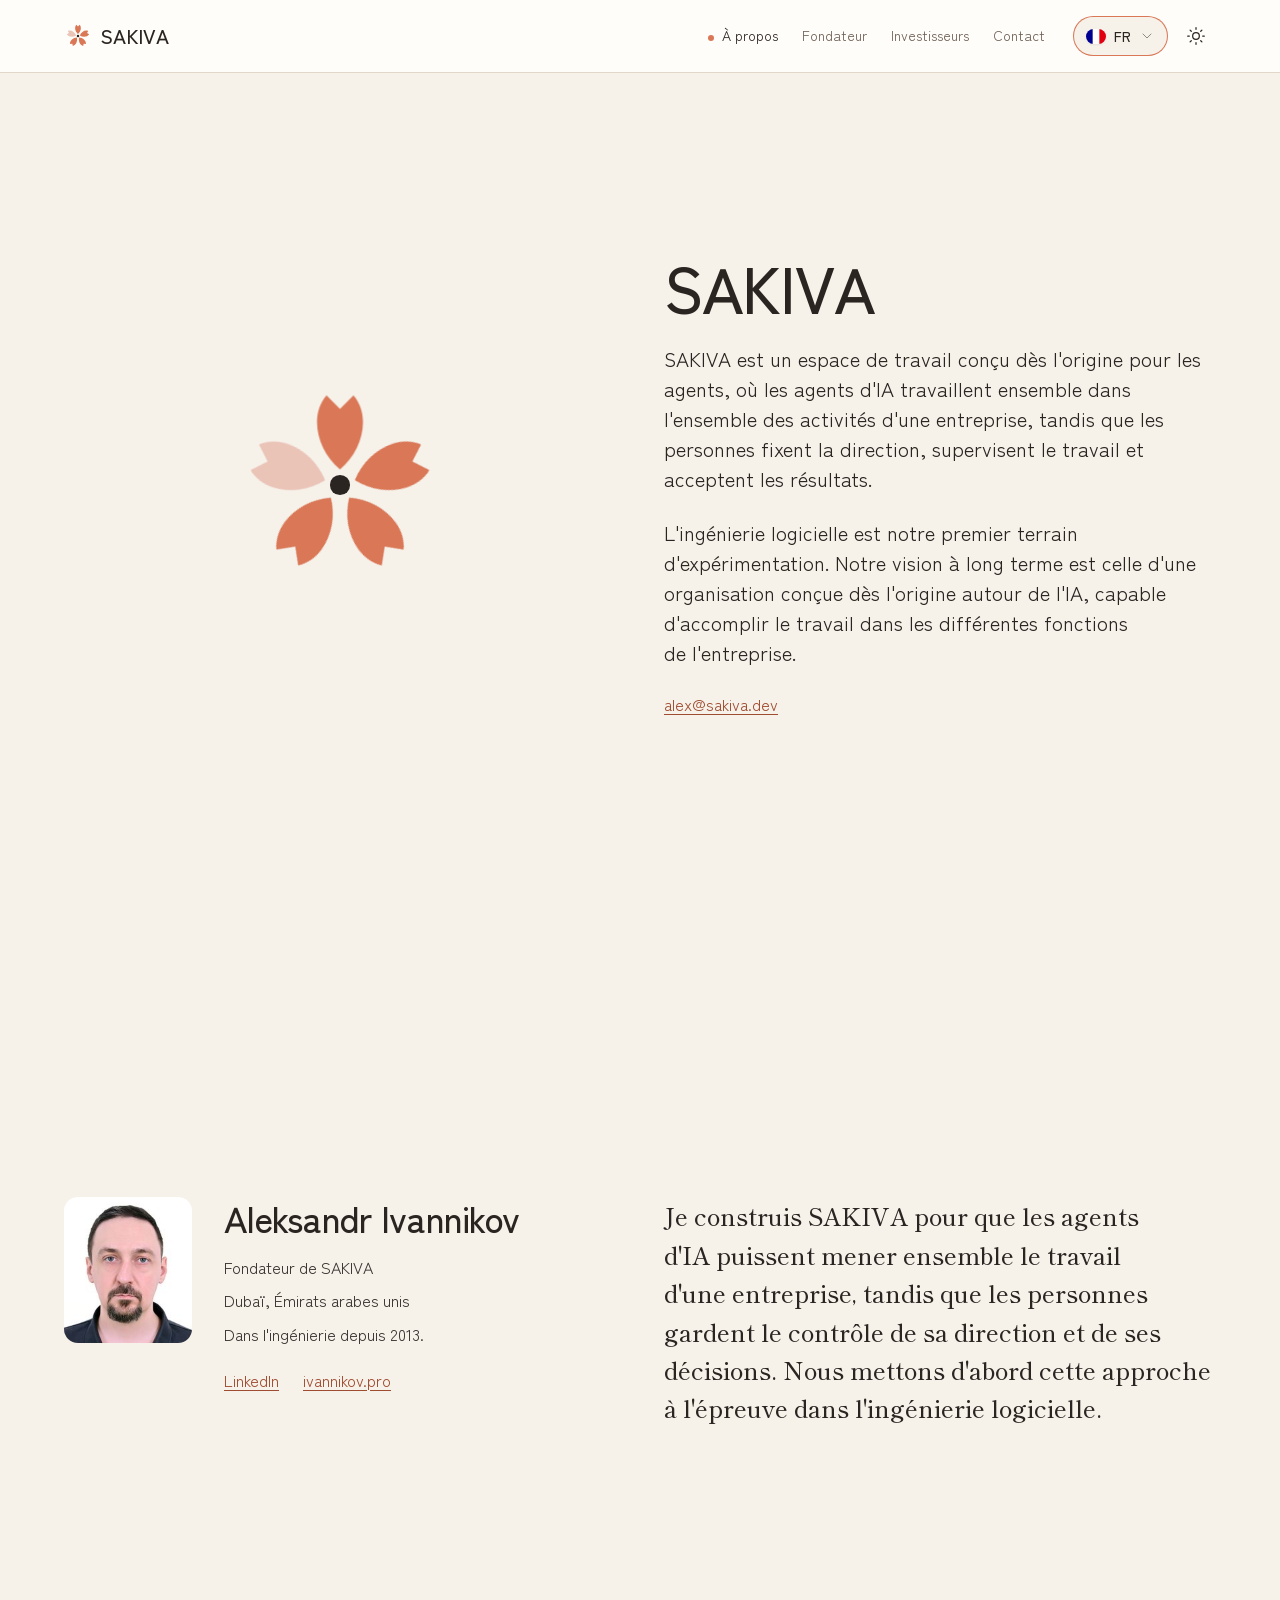
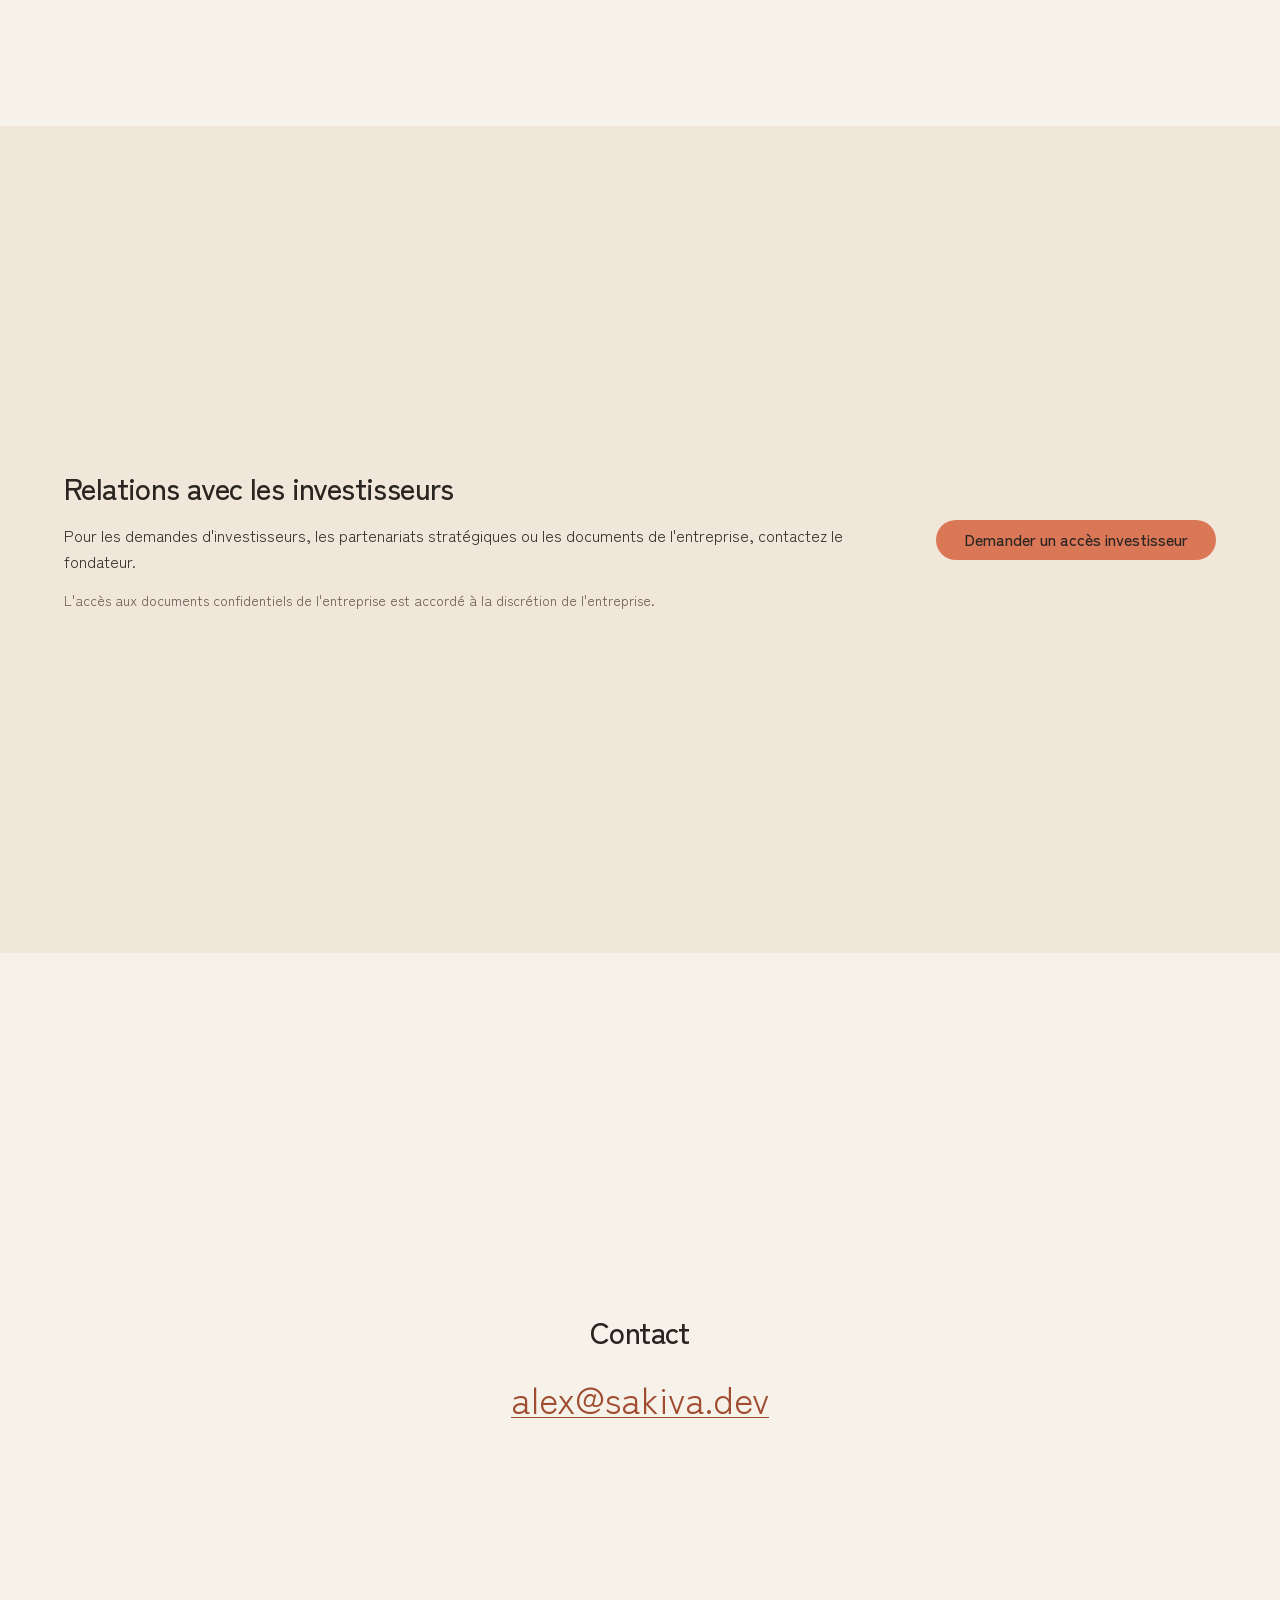
<file: fr/index.html>
<!DOCTYPE html><html lang="fr" data-theme="light" data-surface="landing"><head><meta charSet="utf-8"/><link rel="preconnect" href="/" crossorigin=""/><meta name="viewport" content="width=device-width, initial-scale=1"/><link rel="preload" href="/founder-portrait.jpg" as="image"/><link rel="stylesheet" href="/_next/static/chunks/3yzp7l1yrte7u.css" data-precedence="next"/><link rel="stylesheet" href="/_next/static/chunks/142g7c41fjhw4.css" data-precedence="next"/><link rel="stylesheet" href="/_next/static/chunks/0lrj1jxxz-5aw.css" data-precedence="next"/><link rel="preload" as="script" fetchPriority="low" href="/_next/static/chunks/37h0gpkacq27b.js"/><script src="/_next/static/chunks/3ido9xpuxbokx.js" async=""></script><script src="/_next/static/chunks/3l-hb7hmm3yqo.js" async=""></script><script src="/_next/static/chunks/turbopack-39t44-osk2qih.js" async=""></script><script src="/_next/static/chunks/2kwkedpx320ik.js" async=""></script><script src="/_next/static/chunks/2vbqd1f6d856e.js" async=""></script><script src="/_next/static/chunks/3bhrgd350-6wu.js" async=""></script><script src="/_next/static/chunks/0wx0xwm2du0sx.js" async=""></script><script src="/_next/static/chunks/28sufzf75yfb8.js" async=""></script><script src="/_next/static/chunks/1_vq48_-wm63m.js" async=""></script><script src="/_next/static/chunks/1u09_heceik07.js" async=""></script><meta name="theme-color" content="#F6F1E9" media="(prefers-color-scheme: light)"/><meta name="theme-color" content="#1F1A17" media="(prefers-color-scheme: dark)"/><title>SAKIVA — espace de travail conçu dès l&#x27;origine pour les agents</title><meta name="description" content="SAKIVA est un espace de travail conçu dès l&#x27;origine pour les agents, où les agents d&#x27;IA travaillent ensemble dans l&#x27;ensemble des activités d&#x27;une entreprise, tandis que les personnes fixent la direction, supervisent le travail et acceptent les résultats. L&#x27;ingénierie logicielle est notre premier terrain d&#x27;expérimentation. Notre vision à long terme est celle d&#x27;une organisation conçue dès l&#x27;origine autour de l&#x27;IA, capable d&#x27;accomplir le travail dans les différentes fonctions de l&#x27;entreprise."/><meta name="application-name" content="SAKIVA"/><link rel="manifest" href="/site.webmanifest"/><meta name="publisher" content="SAKIVA"/><meta name="robots" content="index, follow"/><link rel="canonical" href="https://sakiva.dev/fr/"/><link rel="alternate" hrefLang="en" href="https://sakiva.dev/"/><link rel="alternate" hrefLang="es" href="https://sakiva.dev/es/"/><link rel="alternate" hrefLang="de" href="https://sakiva.dev/de/"/><link rel="alternate" hrefLang="fr" href="https://sakiva.dev/fr/"/><link rel="alternate" hrefLang="ru" href="https://sakiva.dev/ru/"/><link rel="alternate" hrefLang="x-default" href="https://sakiva.dev/"/><meta property="og:title" content="SAKIVA — espace de travail conçu dès l&#x27;origine pour les agents"/><meta property="og:description" content="SAKIVA est un espace de travail conçu dès l&#x27;origine pour les agents, où les agents d&#x27;IA travaillent ensemble dans l&#x27;ensemble des activités d&#x27;une entreprise, tandis que les personnes fixent la direction, supervisent le travail et acceptent les résultats. L&#x27;ingénierie logicielle est notre premier terrain d&#x27;expérimentation. Notre vision à long terme est celle d&#x27;une organisation conçue dès l&#x27;origine autour de l&#x27;IA, capable d&#x27;accomplir le travail dans les différentes fonctions de l&#x27;entreprise."/><meta property="og:url" content="https://sakiva.dev/fr/"/><meta property="og:site_name" content="SAKIVA"/><meta property="og:locale" content="fr_FR"/><meta property="og:image" content="https://sakiva.dev/og-image-1200x630.png"/><meta property="og:image:width" content="1200"/><meta property="og:image:height" content="630"/><meta property="og:image:alt" content="SAKIVA"/><meta property="og:locale:alternate" content="en_US"/><meta property="og:locale:alternate" content="es_ES"/><meta property="og:locale:alternate" content="de_DE"/><meta property="og:locale:alternate" content="ru_RU"/><meta property="og:type" content="website"/><meta name="twitter:card" content="summary_large_image"/><meta name="twitter:title" content="SAKIVA — espace de travail conçu dès l&#x27;origine pour les agents"/><meta name="twitter:description" content="SAKIVA est un espace de travail conçu dès l&#x27;origine pour les agents, où les agents d&#x27;IA travaillent ensemble dans l&#x27;ensemble des activités d&#x27;une entreprise, tandis que les personnes fixent la direction, supervisent le travail et acceptent les résultats. L&#x27;ingénierie logicielle est notre premier terrain d&#x27;expérimentation. Notre vision à long terme est celle d&#x27;une organisation conçue dès l&#x27;origine autour de l&#x27;IA, capable d&#x27;accomplir le travail dans les différentes fonctions de l&#x27;entreprise."/><meta name="twitter:image" content="https://sakiva.dev/og-image-1200x630.png"/><meta name="twitter:image:alt" content="SAKIVA"/><meta name="twitter:image:width" content="1200"/><meta name="twitter:image:height" content="630"/><link rel="icon" href="/favicon.ico" sizes="48x48"/><link rel="icon" href="/favicon.svg" type="image/svg+xml"/><link rel="apple-touch-icon" href="/apple-touch-icon.png"/><meta name="next-size-adjust" content=""/><script src="/_next/static/chunks/0cz1d0mv5g_q7.js" noModule=""></script></head><body><div hidden=""><!--$--><!--/$--></div><script>(function(){var stored;try{stored=localStorage.getItem("theme")}catch(e){}var theme="light";if(stored==="light"||stored==="dark"){theme=stored}else{try{theme=window.matchMedia("(prefers-color-scheme: dark)").matches?"dark":"light"}catch(e){}}document.documentElement.setAttribute("data-theme",theme)})();</script><script type="application/ld+json">{"@context":"https://schema.org","@graph":[{"@type":"Organization","@id":"https://sakiva.dev/#organization","name":"SAKIVA","url":"https://sakiva.dev/","logo":"https://sakiva.dev/lockup.svg","email":"alex@sakiva.dev","sameAs":["https://github.com/sakiva-dev"],"founder":{"@type":"Person","name":"Aleksandr Ivannikov","jobTitle":"Fondateur de SAKIVA","image":"https://sakiva.dev/founder-portrait.jpg","sameAs":["https://www.linkedin.com/in/an-ivannikov","https://ivannikov.pro"]}},{"@type":"WebSite","@id":"https://sakiva.dev/#website","url":"https://sakiva.dev/","name":"SAKIVA","description":"SAKIVA est un espace de travail conçu dès l'origine pour les agents, où les agents d'IA travaillent ensemble dans l'ensemble des activités d'une entreprise, tandis que les personnes fixent la direction, supervisent le travail et acceptent les résultats. L'ingénierie logicielle est notre premier terrain d'expérimentation. Notre vision à long terme est celle d'une organisation conçue dès l'origine autour de l'IA, capable d'accomplir le travail dans les différentes fonctions de l'entreprise.","inLanguage":["en","es","de","fr","ru"],"publisher":{"@id":"https://sakiva.dev/#organization"},"hasPart":[{"@id":"https://sakiva.dev/#webpage"},{"@id":"https://sakiva.dev/es/#webpage"},{"@id":"https://sakiva.dev/de/#webpage"},{"@id":"https://sakiva.dev/fr/#webpage"},{"@id":"https://sakiva.dev/ru/#webpage"}]}]}</script><header class="ds-navbar"><div class="ds-navbar__inner"><div class="ds-navbar__brand"><a href="/fr/" class="ds-wordmark ds-wordmark--gradient" aria-label="SAKIVA"><svg width="21" height="20" viewBox="-50 -50 100 100" fill="none" xmlns="http://www.w3.org/2000/svg" class="ds-wordmark__icon" aria-hidden="true"><g transform="rotate(0)"><path d="M0 -7 C-10 -15 -14 -31 -6 -40 L0 -34 L6 -40 C14 -31 10 -15 0 -7Z" fill="var(--accent)"></path></g><g transform="rotate(72)"><path d="M0 -7 C-10 -15 -14 -31 -6 -40 L0 -34 L6 -40 C14 -31 10 -15 0 -7Z" fill="var(--accent)"></path></g><g transform="rotate(144)"><path d="M0 -7 C-10 -15 -14 -31 -6 -40 L0 -34 L6 -40 C14 -31 10 -15 0 -7Z" fill="var(--accent)"></path></g><g transform="rotate(216)"><path d="M0 -7 C-10 -15 -14 -31 -6 -40 L0 -34 L6 -40 C14 -31 10 -15 0 -7Z" fill="var(--accent)"></path></g><g transform="rotate(288)"><path d="M0 -7 C-10 -15 -14 -31 -6 -40 L0 -34 L6 -40 C14 -31 10 -15 0 -7Z" fill="var(--petal)"></path></g><circle r="4.5" fill="var(--text)"></circle></svg><span class="ds-wordmark__text">SAKIVA</span></a></div><nav class="ds-navbar__nav" aria-label="Navigation principale"><a href="#about" class="ds-navbar__link">À propos</a><a href="#founder" class="ds-navbar__link">Fondateur</a><a href="#investors" class="ds-navbar__link">Investisseurs</a><a href="#contact" class="ds-navbar__link">Contact</a></nav><div class="ds-navbar__actions"><div class="ds-hstack ds-gap-sm"><details class="lang-switcher"><summary class="lang-switcher__trigger" aria-label="Choose language: Français"><span class="lang-switcher__inner"><span class="fi fi-fr lang-switcher__flag"></span><span class="lang-switcher__code">FR</span><span class="lang-switcher__chev"><svg xmlns="http://www.w3.org/2000/svg" width="16" height="16" viewBox="0 0 24 24" fill="none" stroke="currentColor" stroke-width="1.5" stroke-linecap="round" stroke-linejoin="round" transform="rotate(90)" aria-hidden="true"><path d="m9 18 6-6-6-6"></path></svg></span></span></summary><div class="lang-switcher__panel" role="menu"><button type="button" role="menuitem" class="lang-switcher__item"><span class="fi fi-us lang-switcher__flag"></span><span>English</span></button><button type="button" role="menuitem" class="lang-switcher__item"><span class="fi fi-es lang-switcher__flag"></span><span>Español</span></button><button type="button" role="menuitem" class="lang-switcher__item"><span class="fi fi-de lang-switcher__flag"></span><span>Deutsch</span></button><button type="button" role="menuitem" aria-current="true" class="lang-switcher__item lang-switcher__item--active"><span class="fi fi-fr lang-switcher__flag"></span><span>Français</span></button><button type="button" role="menuitem" class="lang-switcher__item"><span class="fi fi-ru lang-switcher__flag"></span><span>Русский</span></button></div></details><button class="theme-switcher" aria-label="Switch to dark mode" title="Dark mode"><span class="theme-switcher__inner"><span class="theme-switcher__icon theme-switcher__icon--active"><svg xmlns="http://www.w3.org/2000/svg" width="20" height="20" viewBox="0 0 24 24" fill="none" stroke="currentColor" stroke-width="1.5" stroke-linecap="round" stroke-linejoin="round" aria-hidden="true"><circle cx="12" cy="12" r="4"></circle><path d="M12 2v2"></path><path d="M12 20v2"></path><path d="m4.93 4.93 1.41 1.41"></path><path d="m17.66 17.66 1.41 1.41"></path><path d="M2 12h2"></path><path d="M20 12h2"></path><path d="m6.34 17.66-1.41 1.41"></path><path d="m19.07 4.93-1.41 1.41"></path></svg></span><span class="theme-switcher__icon "><svg xmlns="http://www.w3.org/2000/svg" width="20" height="20" viewBox="0 0 24 24" fill="none" stroke="currentColor" stroke-width="1.5" stroke-linecap="round" stroke-linejoin="round" aria-hidden="true"><path d="M20.985 12.486a9 9 0 1 1-9.473-9.472c.405-.022.617.46.402.803a6 6 0 0 0 8.268 8.268c.344-.215.825-.004.803.401"></path></svg></span></span></button></div></div><button type="button" class="mobile-menu__trigger ds-navbar__burger" aria-label="Menu" aria-expanded="false" aria-controls="_R_1alvivb_"><span class="mobile-menu__icon " aria-hidden="true"><span></span><span></span><span></span></span></button></div></header><main class="page-main"><script type="application/ld+json">{"@context":"https://schema.org","@type":"WebPage","@id":"https://sakiva.dev/fr/#webpage","name":"SAKIVA — espace de travail conçu dès l'origine pour les agents","description":"SAKIVA est un espace de travail conçu dès l'origine pour les agents, où les agents d'IA travaillent ensemble dans l'ensemble des activités d'une entreprise, tandis que les personnes fixent la direction, supervisent le travail et acceptent les résultats. L'ingénierie logicielle est notre premier terrain d'expérimentation. Notre vision à long terme est celle d'une organisation conçue dès l'origine autour de l'IA, capable d'accomplir le travail dans les différentes fonctions de l'entreprise.","url":"https://sakiva.dev/fr/","inLanguage":"fr","isPartOf":{"@id":"https://sakiva.dev/#website"},"publisher":{"@id":"https://sakiva.dev/#organization"}}</script><section id="about" aria-labelledby="about-heading" class="brand-hero brand-hero--mark company-section--screen"><div class="company-container brand-hero__inner"><div class="brand-hero__brand"><span class="ds-wordmark ds-wordmark--gradient ds-wordmark--hero ds-wordmark--bloom" aria-hidden="true"><svg width="21" height="20" viewBox="-50 -50 100 100" fill="none" xmlns="http://www.w3.org/2000/svg" class="ds-wordmark__icon" aria-hidden="true"><g transform="rotate(0)"><path d="M0 -7 C-10 -15 -14 -31 -6 -40 L0 -34 L6 -40 C14 -31 10 -15 0 -7Z" fill="var(--accent)"></path></g><g transform="rotate(72)"><path d="M0 -7 C-10 -15 -14 -31 -6 -40 L0 -34 L6 -40 C14 -31 10 -15 0 -7Z" fill="var(--accent)"></path></g><g transform="rotate(144)"><path d="M0 -7 C-10 -15 -14 -31 -6 -40 L0 -34 L6 -40 C14 -31 10 -15 0 -7Z" fill="var(--accent)"></path></g><g transform="rotate(216)"><path d="M0 -7 C-10 -15 -14 -31 -6 -40 L0 -34 L6 -40 C14 -31 10 -15 0 -7Z" fill="var(--accent)"></path></g><g transform="rotate(288)"><path d="M0 -7 C-10 -15 -14 -31 -6 -40 L0 -34 L6 -40 C14 -31 10 -15 0 -7Z" fill="var(--petal)"></path></g><circle r="4.5" fill="var(--text)"></circle></svg></span></div><div class="brand-hero__copy"><h1 class="ds-h1" id="about-heading">SAKIVA</h1><p class="ds-lead">SAKIVA est un espace de travail conçu dès l&#x27;origine pour les agents, où les agents d&#x27;IA travaillent ensemble dans l&#x27;ensemble des activités d&#x27;une entreprise, tandis que les personnes fixent la direction, supervisent le travail et acceptent les résultats.</p><p class="ds-lead">L&#x27;ingénierie logicielle est notre premier terrain d&#x27;expérimentation. Notre vision à long terme est celle d&#x27;une organisation conçue dès l&#x27;origine autour de l&#x27;IA, capable d&#x27;accomplir le travail dans les différentes fonctions de l&#x27;entreprise.</p><a class="ds-link" href="mailto:alex@sakiva.dev">alex@sakiva.dev</a></div></div></section><section id="founder" aria-labelledby="founder-heading" class="profile-section profile-section--quoted company-section--screen"><div class="company-container profile-section__inner"><div class="profile-section__profile"><img class="profile-section__portrait" src="/founder-portrait.jpg" alt="Aleksandr Ivannikov" width="192" height="219"/><div class="profile-section__content"><div class="profile-section__details"><h2 class="ds-h2" id="founder-heading">Aleksandr Ivannikov</h2><span class="ds-body">Fondateur de SAKIVA</span><span class="ds-body">Dubaï, Émirats arabes unis</span><span class="ds-body">Dans l&#x27;ingénierie depuis 2013.</span></div><div class="profile-section__links"><a class="ds-link" href="https://www.linkedin.com/in/an-ivannikov" target="_blank" rel="noopener noreferrer">LinkedIn</a><a class="ds-link" href="https://ivannikov.pro" target="_blank" rel="noopener noreferrer">ivannikov.pro</a></div></div></div><figure class="profile-section__quote"><blockquote>Je construis SAKIVA pour que les agents d&#x27;IA puissent mener ensemble le travail d&#x27;une entreprise, tandis que les personnes gardent le contrôle de sa direction et de ses décisions. Nous mettons d&#x27;abord cette approche à l&#x27;épreuve dans l&#x27;ingénierie logicielle.</blockquote></figure></div></section><section id="investors" aria-labelledby="investor-heading" class="action-section company-section--screen"><div class="company-container action-section__inner"><div class="action-section__copy"><h2 class="ds-h2" id="investor-heading">Relations avec les investisseurs</h2><p class="ds-body">Pour les demandes d&#x27;investisseurs, les partenariats stratégiques ou les documents de l&#x27;entreprise, contactez le fondateur.</p><p class="ds-body-sm">L&#x27;accès aux documents confidentiels de l&#x27;entreprise est accordé à la discrétion de l&#x27;entreprise.</p></div><div class="action-section__action"><a class="btn btn-primary btn-primary--w-auto" href="mailto:alex@sakiva.dev?subject=Demande%20d&#x27;acc%C3%A8s%20investisseur%20%C3%A0%20SAKIVA">Demander un accès investisseur</a></div></div></section><section id="contact" aria-labelledby="contact-heading" class="contact-section company-section--screen"><div class="company-container contact-section__inner"><h2 class="ds-h2" id="contact-heading">Contact</h2><a class="ds-link" href="mailto:alex@sakiva.dev">alex@sakiva.dev</a></div></section></main><!--$--><!--/$--><script src="/_next/static/chunks/37h0gpkacq27b.js" id="_R_" async=""></script><script>(self.__next_f=self.__next_f||[]).push([0])</script><script>self.__next_f.push([1,"1:\"$Sreact.fragment\"\n2:I[26894,[\"/_next/static/chunks/2kwkedpx320ik.js\"],\"default\"]\n3:I[52618,[\"/_next/static/chunks/2kwkedpx320ik.js\"],\"default\"]\n4:I[18897,[\"/_next/static/chunks/2kwkedpx320ik.js\",\"/_next/static/chunks/2vbqd1f6d856e.js\",\"/_next/static/chunks/3bhrgd350-6wu.js\"],\"systemThemeScriptCode\"]\n5:I[32334,[\"/_next/static/chunks/2kwkedpx320ik.js\",\"/_next/static/chunks/2vbqd1f6d856e.js\",\"/_next/static/chunks/3bhrgd350-6wu.js\"],\"SystemTheme\"]\n6:I[61665,[\"/_next/static/chunks/2kwkedpx320ik.js\",\"/_next/static/chunks/0wx0xwm2du0sx.js\",\"/_next/static/chunks/3bhrgd350-6wu.js\"],\"StaticNotFound\"]\n9:I[35506,[\"/_next/static/chunks/2kwkedpx320ik.js\"],\"OutletBoundary\"]\na:\"$Sreact.suspense\"\nc:I[35506,[\"/_next/static/chunks/2kwkedpx320ik.js\"],\"ViewportBoundary\"]\ne:I[35506,[\"/_next/static/chunks/2kwkedpx320ik.js\"],\"MetadataBoundary\"]\n10:I[14924,[\"/_next/static/chunks/2kwkedpx320ik.js\"],\"default\",1]\n:HL[\"/_next/static/chunks/3yzp7l1yrte7u.css\",\"style\"]\n:HL[\"/_next/static/chunks/142g7c41fjhw4.css\",\"style\"]\n:HL[\"/_next/static/chunks/0lrj1jxxz-5aw.css\",\"style\"]\n:HC[\"/\",\"\"]\n0:{\"P\":null,\"c\":[\"\",\"fr\",\"\"],\"q\":\"\",\"i\":false,\"f\":[[[\"\",{\"children\":[[\"locale\",\"fr\",\"d\",[\"llms-full.txt\",\"llms.txt\"]],{\"children\":[\"__PAGE__\",{},\"$undefined\",\"$undefined\",4608]},\"$undefined\",\"$undefined\",4608]},\"$undefined\",\"$undefined\",4624],[[\"$\",\"$1\",\"c\",{\"children\":[[[\"$\",\"link\",\"0\",{\"rel\":\"stylesheet\",\"href\":\"/_next/static/chunks/3yzp7l1yrte7u.css\",\"precedence\":\"next\",\"crossOrigin\":\"$undefined\",\"nonce\":\"$undefined\"}],[\"$\",\"link\",\"1\",{\"rel\":\"stylesheet\",\"href\":\"/_next/static/chunks/142g7c41fjhw4.css\",\"precedence\":\"next\",\"crossOrigin\":\"$undefined\",\"nonce\":\"$undefined\"}],[\"$\",\"link\",\"2\",{\"rel\":\"stylesheet\",\"href\":\"/_next/static/chunks/0lrj1jxxz-5aw.css\",\"precedence\":\"next\",\"crossOrigin\":\"$undefined\",\"nonce\":\"$undefined\"}],[\"$\",\"script\",\"script-0\",{\"src\":\"/_next/static/chunks/2kwkedpx320ik.js\",\"async\":true,\"nonce\":\"$undefined\"}]],[\"$\",\"$L2\",null,{\"parallelRouterKey\":\"children\",\"error\":\"$undefined\",\"errorStyles\":\"$undefined\",\"errorScripts\":\"$undefined\",\"template\":[\"$\",\"$L3\",null,{}],\"templateStyles\":\"$undefined\",\"templateScripts\":\"$undefined\",\"notFound\":[[\"$\",\"html\",null,{\"lang\":\"en\",\"data-theme\":\"light\",\"data-surface\":\"landing\",\"suppressHydrationWarning\":true,\"children\":[\"$\",\"body\",null,{\"children\":[[\"$\",\"script\",null,{\"dangerouslySetInnerHTML\":{\"__html\":\"$4\"}}],[\"$\",\"$L5\",null,{\"children\":[\"$\",\"$L6\",null,{}]}]]}]}],[]],\"forbidden\":\"$undefined\",\"unauthorized\":\"$undefined\"}]]}],{\"children\":[[\"$\",\"$1\",\"c\",{\"children\":[[[\"$\",\"script\",\"script-0\",{\"src\":\"/_next/static/chunks/2vbqd1f6d856e.js\",\"async\":true,\"nonce\":\"$undefined\"}],[\"$\",\"script\",\"script-1\",{\"src\":\"/_next/static/chunks/3bhrgd350-6wu.js\",\"async\":true,\"nonce\":\"$undefined\"}]],\"$L7\"]}],{\"children\":[[\"$\",\"$1\",\"c\",{\"children\":[\"$L8\",[[\"$\",\"script\",\"script-0\",{\"src\":\"/_next/static/chunks/28sufzf75yfb8.js\",\"async\":true,\"nonce\":\"$undefined\"}]],[\"$\",\"$L9\",null,{\"children\":[\"$\",\"$a\",null,{\"name\":\"Next.MetadataOutlet\",\"children\":\"$@b\"}]}]]}],{},null,false,null]},null,false,null]},null,false,null],[\"$\",\"$1\",\"h\",{\"children\":[null,[\"$\",\"$Lc\",null,{\"children\":\"$Ld\"}],[\"$\",\"div\",null,{\"hidden\":true,\"children\":[\"$\",\"$Le\",null,{\"children\":[\"$\",\"$a\",null,{\"name\":\"Next.Metadata\",\"children\":\"$Lf\"}]}]}],[\"$\",\"meta\",null,{\"name\":\"next-size-adjust\",\"content\":\"\"}]]}],false]],\"m\":\"$undefined\",\"G\":[\"$10\",[[\"$\",\"link\",\"0\",{\"rel\":\"stylesheet\",\"href\":\"/_next/static/chunks/3yzp7l1yrte7u.css\",\"precedence\":\"next\",\"crossOrigin\":\"$undefined\",\"nonce\":\"$undefined\"}],[\"$\",\"link\",\"1\",{\"rel\":\"stylesheet\",\"href\":\"/_next/static/chunks/142g7c41fjhw4.css\",\"precedence\":\"next\",\"crossOrigin\":\"$undefined\",\"nonce\":\"$undefined\"}],[\"$\",\"link\",\"2\",{\"rel\":\"stylesheet\",\"href\":\"/_next/static/chunks/0lrj1jxxz-5aw.css\",\"precedence\":\"next\",\"crossOrigin\":\"$undefined\",\"nonce\":\"$undefined\"}]]],\"S\":true,\"h\":null,\"r\":\"$undefined\",\"s\":\"$undefined\",\"a\":\"$undefined\",\"l\":\"$undefined\",\"p\":\"$undefined\",\"d\":\"$undefined\",\"b\":\"72DQQ5oGbCJzqbjDfc1y0\"}\n13:I[92931,[\"/_next/static/chunks/2kwkedpx320ik.js\",\"/_next/static/chunks/2vbqd1f6d856e.js\",\"/_next/static/chunks/3bhrgd350-6wu.js\",\"/_next/static/chunks/28sufzf75yfb8.js\"],\"Navbar\"]\n14:I[56939,[\"/_next/static/chunks/2kwkedpx320ik.js\",\"/_next/static/chunks/2vbqd1f6d856e.js\",\"/_next/static/chunks/3bhrgd350-6wu.js\",\"/_next/static/chunks/28sufzf75yfb8.js\"],\"LocaleSwitcher\"]\n15:I[6743,[\"/_next/static/chunks/2kwkedpx320ik.js\",\"/_next/static/chunks/2vbqd1f6d856e.js\",\"/_next/static/chunks/3bhrgd350-6wu.js\",\"/_next/static/chunks/28sufzf75yfb8.js\"],\"ThemeSwitcher\"]\n11:T583,{\"@context\":\"https://schema.org\",\"@graph\":[{\"@type\":\"Organization\",\"@id\":\"https://sakiva.dev/#organization\",\"name\":\"SAKIVA\",\"url\":\"https://sakiva.dev/\",\"logo\":\"https://sakiva.dev/lockup.svg\",\"email\":\"alex@sakiva.dev\",\"sameAs\":[\"https://github.com/sakiva-dev\"],\"founder\":{\"@type\":\"Person\",\"name\":\"Aleksandr Ivannikov\",\"jobTitle\":\"Fondateur de SAKIVA\",\"image\":\"https://sakiva.dev/founder-portrait.jpg\",\"sameAs\":[\"https://www.linkedin.com/in/an-ivannikov\",\"https://ivannikov.pro\"]}},{\"@type\":\"WebSite\",\"@id\":\"https://sakiva.dev/#website\",\"url\":\"https://sakiva.dev/\",\"name\":\"SAKIVA\",\"description\":\"SAKIVA est un espace de travail conçu dès l'origine pour les agents, où les agents d'IA travaillent ensemble dans l'ensemble des activités d'une entreprise, tandis que les personnes fixent la direction, supervisent le travail et acceptent les résultats. L'ingénierie logicielle est notre premier terrain d'expérimentation. Notre vision à long terme est celle d'une organisation conçue dès l'origine autour de l'IA, capable d'accomplir le travail dans les différentes fonctions de l'entreprise.\",\"inLanguage\":[\"en\",\"es\",\"de\",\"fr\",\"ru\"],\"publisher\":{\"@id\":\"https://sakiva.dev/#organization\"},\"hasPart\":[{\"@id\":\"https://sakiva.dev/#webpage\"},{\"@id\":\"https://sakiva.dev/es/#webpage\"},{\"@id\":\"https://sakiva.dev/de/#webpage\"},{\"@id\":\"https://sakiva.dev/fr/#webpage\"},{\"@id\":\"https://sakiva.dev/ru/#webpage\"}]}]}7:[\"$\",\"html\",null,{\"lang\":\"fr\",\"data-theme\":\"light\",\"data-surface\":\"landing\",\"suppressHydrationWarning\":true,\"children\":[\"$\",\"body\",null,{\"children\":[[\"$\",\"script\",null,{\"dangerouslySetInnerHTML\":{\"__html\":\"$4\"}}],[\"$\",\"script\",null,{\"type\":\"application/ld+json\",\"dangerouslySetInnerHTML\":{\"__html\":\"$11\"}}],\"$L12\"]}]}]\n8:[[\"$\",\"$L13\",null,{\"brand\":[\"$\",\"a\",null,{\"href\":\"/fr/\",\"className\":\"ds-wordmark ds-wordmark--gradient\",\"aria-label\":\"SAKIVA\",\"children\":[[\"$\",\"svg\",null,{\"width\":21,\"height\":20,\"viewBox\":\"-50 -50 100 100\",\"fill\":\"none\",\"xmlns\":\"http://www.w3.org/2000/svg\",\"className\":\"ds-wordmark__icon\",\"aria-hidden\":\"true\",\"children\":[[[\"$\",\"g\",\"0\",{\"transform\":\"rotate(0)\",\"children\":[\"$\",\"path\",null,{\"d\":\"M0 -7 C-10 -15 -14 -31 -6 -40 L0 -34 L6 -40 C14 -31 10 -15 0 -7Z\",\"fill\":\"var(--accent)\"}]}],[\"$\",\"g\",\"72\",{\"transform\":\"rotate(72)\",\"children\":[\"$\",\"path\",null,{\"d\":\"M0 -7 C-10 -15 -14 -31 -6 -40 L0 -34 L6 -40 C14 -31 10 -15 0 -7Z\",\"fill\":\"var(--accent)\"}]}],[\"$\",\"g\",\"144\",{\"transform\":\"rotate(144)\",\"children\":[\"$\",\"path\",null,{\"d\":\"M0 -7 C-10 -15 -14 -31 -6 -40 L0 -34 L6 -40 C14 -31 10 -15 0 -7Z\",\"fill\":\"var(--accent)\"}]}],[\"$\",\"g\",\"216\",{\"transform\":\"rotate(216)\",\"children\":[\"$\",\"path\",null,{\"d\":\"M0 -7 C-10 -15 -14 -31 -6 -40 L0 -34 L6 -40 C14 -31 10 -15 0 -7Z\",\"fill\":\"var(--accent)\"}]}],[\"$\",\"g\",\"288\",{\"transform\":\"rotate(288)\",\"children\":[\"$\",\"path\",null,{\"d\":\"M0 -7 C-10 -15 -14 -31 -6 -40 L0 -34 L6 -40 C14 -31 10 -15 0 -7Z\",\"fill\":\"var(--petal)\"}]}]],[\"$\",\"circle\",null,{\"r\":\"4.5\",\"fill\":\"var(--text)\"}]]}],[\"$\",\"span\",null,{\"className\":\"ds-wordmark__text\",\"children\":\"SAKIVA\"}]]}],\"links\":[{\"label\":\"À propos\",\"href\":\"#about\",\"sectionId\":\"about\"},{\"label\":\"Fondateur\",\"href\":\"#founder\",\"sectionId\":\"founder\"},{\"label\":\"Investisseurs\",\"href\":\"#investors\",\"sectionId\":\"investors\"},{\"label\":\"Contact\",\"href\":\"#contact\",\"sectionId\":\"contact\"}],\"navigationLabel\":\"Navigation principale\",\"mobileNavigationLabel\":\"Menu\",\"closeMenuLabel\":\"Fermer le menu\",\"pathname\":\"fr\",\"mobileMenuVariant\":\"fullscreen\",\"mobileActions\":[[\"$\",\"$L14\",null,{}],[\"$\",\"$L15\",null,{}]],\"actions\":[\"$\",\"div\",null,{\"className\":\"ds-hstack ds-gap-sm\",\"children\":[[\"$\",\"$L14\",null,{}],[\"$\",\"$L15\",null,{}]]}]}],[\"$\",\"main\",null,{\"className\":\"page-main\",\"children\":[[\"$\",\"script\",null,{\"type\":\"application/ld+json\",\"dangerouslySetInnerHTML\":{\"__html\":\"{\\\"@context\\\":\\\"https://schema.org\\\",\\\"@type\\\":\\\"WebPage\\\",\\\"@id\\\":\\\"https://sakiva.dev/fr/#webpage\\\",\\\"name\\\":\\\"SAKIVA — espace de travail conçu dès l'origine pour les agents\\\",\\\"description\\\":\\\"SAKIVA est un espace de travail conçu dès l'origine pour les agents, où les agents d'IA travaillent ensemble dans l'ensemble des activités d'une entreprise, tandis que les personnes fixent la direction, supervisent le travail et acceptent les résultats. L'ingénierie logicielle est notre premier terrain d'expérimentation. Notre vision à long terme est celle d'une organisation conçue dès l'origine autour de l'IA, capable d'accomplir le travail dans les différentes fonctions de l'entreprise.\\\",\\\"url\\\":\\\"https://sakiva.dev/fr/\\\",\\\"inLanguage\\\":\\\"fr\\\",\\\"isPartOf\\\":{\\\"@id\\\":\\\"https://sakiva.dev/#website\\\"},\\\"publisher\\\":{\\\"@id\\\":\\\"https://sakiva.dev/#organization\\\"}}\"}}],[\"$\",\"section\",null,{\"id\":\"about\",\"aria-labelledby\":\"about-heading\",\"className\":\"brand-hero brand-hero--mark company-section--screen\",\"children\":[\"$\",\"div\",null,{\"className\":\"company-container brand-hero__inner\",\"children\":[[\"$\",\"div\",null,{\"className\":\"brand-hero__brand\",\"children\":[\"$\",\"span\",null,{\"className\":\"ds-wordmark ds-wordmark--gradient ds-wordmark--hero ds-wordmark--bloom\",\"aria-hidden\":true,\"aria-label\":\"$undefined\",\"children\":[[\"$\",\"svg\",null,{\"width\":21,\"height\":20,\"viewBox\":\"-50 -50 100 100\",\"fill\":\"none\",\"xmlns\":\"http://www.w3.org/2000/svg\",\"className\":\"ds-wordmark__icon\",\"aria-hidden\":\"true\",\"children\":[[[\"$\",\"g\",\"0\",{\"transform\":\"rotate(0)\",\"children\":[\"$\",\"path\",null,{\"d\":\"M0 -7 C-10 -15 -14 -31 -6 -40 L0 -34 L6 -40 C14 -31 10 -15 0 -7Z\",\"fill\":\"var(--accent)\"}]}],[\"$\",\"g\",\"72\",{\"transform\":\"rotate(72)\",\"children\":[\"$\",\"path\",null,{\"d\":\"M0 -7 C-10 -15 -14 -31 -6 -40 L0 -34 L6 -40 C14 -31 10 -15 0 -7Z\",\"fill\":\"var(--accent)\"}]}],[\"$\",\"g\",\"144\",{\"transform\":\"rotate(144)\",\"children\":[\"$\",\"path\",null,{\"d\":\"M0 -7 C-10 -15 -14 -31 -6 -40 L0 -34 L6 -40 C14 -31 10 -15 0 -7Z\",\"fill\":\"var(--accent)\"}]}],[\"$\",\"g\",\"216\",{\"transform\":\"rotate(216)\",\"children\":[\"$\",\"path\",null,{\"d\":\"M0 -7 C-10 -15 -14 -31 -6 -40 L0 -34 L6 -40 C14 -31 10 -15 0 -7Z\",\"fill\":\"var(--accent)\"}]}],\"$L16\"],\"$L17\"]}],null]}]}],\"$L18\"]}]}],\"$L19\",\"$L1a\",\"$L1b\"]}],\"$undefined\"]\n:HL[\"/founder-portrait.jpg\",\"image\"]\n16:[\"$\",\"g\",\"288\",{\"transform\":\"rotate(288)\",\"children\":[\"$\",\"path\",null,{\"d\":\"M0 -7 C-10 -15 -14 -31 -6 -40 L0 -34 L6 -40 C14 -31 10 -15 0 -7Z\",\"fill\":\"var(--petal)\"}]}]\n17:[\"$\",\"circle\",null,{\"r\":\"4.5\",\"fill\":\"var(--text)\"}]\n18:[\"$\",\"div\",null,{\"className\":\"brand-hero__copy\",\"children\":[[\"$\",\"h1\",null,{\"className\":\"ds-h1\",\"id\":\"about-heading\",\"children\":\"SAKIVA\"}],[\"$\",\"p\",null,{\"className\":\"ds-lead\",\"children\":\"SAKIVA est un espace de travail conçu dès l'origine pour les agents, où les agents d'IA travaillent ensemble dans l'ensemble des activités d'une entreprise, tandis que les personnes fixent la direction, supervisent le travail et acceptent les résultats.\"}],[\"$\",\"p\",null,{\"className\":\"ds-lead\",\"children\":\"L'ingénierie logicielle est notre premier terrain d'expérimentation. Notre vision à long terme est celle d'une organisation conçue dès l'origine autour de l'IA, capable d'accomplir le travail dans les différentes fonctions de l'entreprise.\"}],[\"$\",\"a\",null,{\"className\":\"ds-link\",\"href\":\"mailto:alex@sakiva.dev\",\"children\":\"alex@sakiva.dev\"}]]}]\n19:[\"$\",\"section\",null,{\"id\":\"founder\",\"aria-labelledby\":\"founder-heading\",\"className\":\"profile-section profile-section--quoted company-section--screen\",\"children\":[\"$\",\"div\",null,{\"className\":\"company-container profile-section__inner\",\"children\":[[\"$\",\"div\",null,{\"className\":\"profile-section__profile\",\"children\":[[\"$\",\"img\",null,{\"className\":\"profile-section__portrait\",\"src\":\"/founder-portrait.jpg\",\"alt\":\"Aleksandr Ivannikov\",\"width\":192,\"height\":219}],[\"$\",\"div\",null,{\"className\":\"profile-section__content\",\"children\":[[\"$\",\"div\",null,{\"className\":\"profile-section__details\",\"children\":[[\"$\",\"h2\",null,{\"className\":\"ds-h2\",\"id\":\"founder-heading\",\"children\":\"Aleksandr Ivannikov\"}],[\"$\",\"span\",null,{\"className\":\"ds-body\",\"children\":\"Fondateur de SAKIVA\"}],[\"$\",\"span\",null,{\"className\":\"ds-body\",\"children\":\"Dubaï, Émirats arabes unis\"}],[\"$\",\"span\",null,{\"className\":\"ds-body\",\"children\":\"Dans l'ingénierie depuis 2013.\"}]]}],[\"$\",\"div\",null,{\"className\":\"profile-section__links\",\"children\":[[\"$\",\"a\",\"https://www.linkedin.com/in/an-ivannikov\",{\"className\":\"ds-link\",\"href\":\"https://www.linkedin.com/in/an-ivannikov\",\"target\":\"_blank\",\"rel\":\"noopener noreferrer\",\"children\":\"LinkedIn\"}],[\"$\",\"a\",\"https://ivannikov.pro\",{\"className\":\"ds-link\",\"href\":\"https://ivannikov.pro\",\"target\":\"_blank\",\"rel\":\"noopener noreferrer\",\"children\":\"ivannikov.pro\"}]]}]]}]]}],[\"$\",\"figure\",null,{\"className\":\"profile-section__quote\",\"children\":[\"$\",\"blockquote\",null,{\"children\":\"Je construis SAKIVA pour que les agents d'IA puissent mener ensemble le travail d'une entreprise, tandis que les personnes gardent le contrôle de sa direction et de ses décisions. Nous mettons d'abord cette approche à l'épreuve dans l'ingénierie logicielle.\"}]}]]}]}]\n1a:[\"$\",\"section\",null,{\"id\":\"investors\",\"aria-labelledby\":\"investor-heading\",\"className\":\"action-section company-section--screen\",\"children\":[\"$\",\"div\",null,{\"className\":\"company-container action-section__inner\",\"children\":[[\"$\",\"div\",null,{\"className\":\"action-section__copy\",\"children\":[[\"$\",\"h2\",null,{\"className\":\"ds-h2\",\"id\":\"investor-heading\",\"children\":\"Relations avec les investisseurs\"}],[\"$\",\"p\",null,{\"className\":\"ds-body\",\"children\":\"Pour les demandes d'investisseurs, les partenariats stratégiques ou les documents de l'entreprise, contactez le fondateur.\"}],[\"$\",\"p\",null,{\"className\":\"ds-body-sm\",\"children\":\"L'accès aux documents confidentiels de l'entreprise est accordé à la discrétion de l'entreprise.\"}]]}],[\"$\",\"div\",null,{\"className\":\"action-section__action\",\"children\":[\"$\",\"a\",null,{\"className\":\"btn btn-primary btn-primary--w-auto\",\"style\":\"$undefined\",\"href\":\"mailto:alex@sakiva.dev?subject=Demande%20d'acc%C3%A8s%20investisseur%20%C3%A0%20SAKIVA\",\"children\":\"Demander un accès investisseur\"}]}]]}]}]\n1b:[\"$\",\"section\",null,{\"id\":\"contact\",\"aria-labelledby\":\"contact-heading\",\"className\":\"contact-section company-section--screen\",\"children\":[\"$\",\"div\",null,{\"className\":\"company-container contact-section__inner\",\"children\":[[\"$\",\"h2\",null,{\"className\":\"ds-h2\",\"id\":\"contact-heading\",\"children\":\"Contact\"}],[\"$\",\"a\",null,{\"className\":\"ds-link\",\"href\":\"mailto:alex@sakiva.dev\",\"children\":\"alex@sakiva.dev\"}]]}]}]\n1c:I[85829,[\"/_next/static/chunks/2kwkedpx320ik.js\",\"/_next/static/chunks/2vbqd1f6d856e.js\",\"/_next/static/chunks/3bhrgd350-6wu.js\"],\"default\"]\n1d:I[32622,[\"/_next/static/chunks/2kwkedpx320ik.js\",\"/_next/static/chunks/2vbqd1f6d856e.js\",\"/_next/static/chunks/3bhrgd350-6wu.js\",\"/_next/static/chunks/1_vq48_-wm63m.js\"],\"default\"]\n1e:I[22598,[\"/_next/static/chunks/2kwkedpx320ik.js\",\"/_next/static/chunks/2vbqd1f6d856e.js\",\"/_next/static/chunks/3bhrgd350-6wu.js\",\"/_next/static/chunks/1u09_heceik07.js\"],\"default\"]\n12:[\"$\",\"$L1c\",null,{\"formats\":\"$undefined\",\"locale\":\"fr\",\"messages\":{\"site\":{\"title\":\"SAKIVA — espace de travail conçu dès l'origine pour les agents\",\"heading\":\"Bientôt disponible\",\"description\":\"SAKIVA est un espace de travail conçu dès l'origine pour les agents, où les agents d'IA travaillent ensemble dans l'ensemble des activités d'une entreprise, tandis que les personnes fixent la direction, supervisent le travail et acceptent les résultats.\",\"vision\":\"L'ingénierie logicielle est notre premier terrain d'expérimentation. Notre vision à long terme est celle d'une organisation conçue dès l'origine autour de l'IA, capable d'accomplir le travail dans les différentes fonctions de l'entreprise.\"},\"error\":{\"code\":\"500\",\"title\":\"Une erreur s'est produite\",\"description\":\"La page n'a pas pu être affichée. Revenez à la page d'accueil.\",\"backHome\":\"Retour à l'accueil\"},\"notFound\":{\"code\":\"404\",\"title\":\"Page introuvable\",\"description\":\"Il n'y a pas de page à cette adresse.\",\"backHome\":\"Retour à l'accueil\"},\"founder\":{\"role\":\"Fondateur de SAKIVA\",\"location\":\"Dubaï, Émirats arabes unis\",\"background\":\"Dans l'ingénierie depuis 2013.\",\"quote\":\"Je construis SAKIVA pour que les agents d'IA puissent mener ensemble le travail d'une entreprise, tandis que les personnes gardent le contrôle de sa direction et de ses décisions. Nous mettons d'abord cette approche à l'épreuve dans l'ingénierie logicielle.\"},\"investor\":{\"heading\":\"Relations avec les investisseurs\",\"invitation\":\"Pour les demandes d'investisseurs, les partenariats stratégiques ou les documents de l'entreprise, contactez le fondateur.\",\"action\":\"Demander un accès investisseur\",\"subject\":\"Demande d'accès investisseur à SAKIVA\",\"discretion\":\"L'accès aux documents confidentiels de l'entreprise est accordé à la discrétion de l'entreprise.\"},\"contact\":{\"heading\":\"Contact\"},\"navigation\":{\"about\":\"À propos\",\"founder\":\"Fondateur\",\"investors\":\"Investisseurs\",\"contact\":\"Contact\",\"label\":\"Navigation principale\",\"menu\":\"Menu\",\"close\":\"Fermer le menu\"}},\"now\":\"$undefined\",\"timeZone\":\"UTC\",\"children\":[\"$\",\"$L5\",null,{\"children\":[\"$\",\"$L2\",null,{\"parallelRouterKey\":\"children\",\"error\":\"$1d\",\"errorStyles\":[],\"errorScripts\":[[\"$\",\"script\",\"script-0\",{\"src\":\"/_next/static/chunks/1_vq48_-wm63m.js\",\"async\":true,\"nonce\":\"$undefined\"}]],\"template\":[\"$\",\"$L3\",null,{}],\"templateStyles\":\"$undefined\",\"templateScripts\":\"$undefined\",\"notFound\":[[\"$\",\"$L1e\",null,{}],[]],\"forbidden\":\"$undefined\",\"unauthorized\":\"$undefined\"}]}]}]\nd:[[\"$\",\"meta\",\"0\",{\"charSet\":\"utf-8\"}],[\"$\",\"meta\",\"1\",{\"name\":\"viewport\",\"content\":\"width=device-width, initial-scale=1\"}],[\"$\",\"meta\",\"2\",{\"name\":\"theme-color\",\"content\":\"#F6F1E9\",\"media\":\"(prefers-color-scheme: light)\"}],[\"$\",\"meta\",\"3\",{\"name\":\"theme-color\",\"content\":\"#1F1A17\",\"media\":\"(prefers-color-scheme: dark)\"}]]\nb:null\nf:[[\"$\",\"title\",\"0\",{\"children\":\"SAKIVA — espace de travail conçu dès l'origine pour les agents\"}],[\"$\",\"meta\",\"1\",{\"name\":\"description\",\"content\":\"SAKIVA est un espace de travail conçu dès l'origine pour les agents, où les agents d'IA travaillent ensemble dans l'ensemble des activités d'une entreprise, tandis que les personnes fixent la direction, supervisent le travail et acceptent les résultats. L'ingénierie logicielle est notre premier terrain d'expérimentation. Notre vision à long terme est celle d'une organisation conçue dès l'origine autour de l'IA, capable d'accomplir le travail dans les différentes fonctions de l'entreprise.\"}],[\"$\",\"meta\",\"2\",{\"name\":\"application-name\",\"content\":\"SAKIVA\"}],[\"$\",\"link\",\"3\",{\"rel\":\"manifest\",\"href\":\"/site.webmanifest\",\"crossOrigin\":\"$undefined\"}],[\"$\",\"meta\",\"4\",{\"name\":\"publisher\",\"content\":\"SAKIVA\"}],[\"$\",\"meta\",\"5\",{\"name\":\"robots\",\"content\":\"index, follow\"}],[\"$\",\"link\",\"6\",{\"rel\":\"canonical\",\"href\":\"https://sakiva.dev/fr/\"}],[\"$\",\"link\",\"7\",{\"rel\":\"alternate\",\"hrefLang\":\"en\",\"href\":\"https://sakiva.dev/\"}],[\"$\",\"link\",\"8\",{\"rel\":\"alternate\",\"hrefLang\":\"es\",\"href\":\"https://sakiva.dev/es/\"}],[\"$\",\"link\",\"9\",{\"rel\":\"alternate\",\"hrefLang\":\"de\",\"href\":\"https://sakiva.dev/de/\"}],[\"$\",\"link\",\"10\",{\"rel\":\"alternate\",\"hrefLang\":\"fr\",\"href\":\"https://sakiva.dev/fr/\"}],[\"$\",\"link\",\"11\",{\"rel\":\"alternate\",\"hrefLang\":\"ru\",\"href\":\"https://sakiva.dev/ru/\"}],[\"$\",\"link\",\"12\",{\"rel\":\"alternate\",\"hrefLang\":\"x-default\",\"href\":\"https://sakiva.dev/\"}],[\"$\",\"meta\",\"13\",{\"property\":\"og:title\",\"content\":\"SAKIVA — espace de travail conçu dès l'origine pour les agents\"}],[\"$\",\"meta\",\"14\",{\"property\":\"og:description\",\"content\":\"SAKIVA est un espace de travail conçu dès l'origine pour les agents, où les agents d'IA travaillent ensemble dans l'ensemble des activités d'une entreprise, tandis que les personnes fixent la direction, supervisent le travail et acceptent les résultats. L'ingénierie logicielle est notre premier terrain d'expérimentation. Notre vision à long terme est celle d'une organisation conçue dès l'origine autour de l'IA, capable d'accomplir le travail dans les différentes fonctions de l'entreprise.\"}],[\"$\",\"meta\",\"15\",{\"property\":\"og:url\",\"content\":\"https://sakiva.dev/fr/\"}],[\"$\",\"meta\",\"16\",{\"property\":\"og:site_name\",\"content\":\"SAKIVA\"}],[\"$\",\"meta\",\"17\",{\"property\":\"og:locale\",\"content\":\"fr_FR\"}],[\"$\",\"meta\",\"18\",{\"property\":\"og:image\",\"content\":\"https://sakiva.dev/og-image-1200x630.png\"}],[\"$\",\"meta\",\"19\",{\"property\":\"og:image:width\",\"content\":\"1200\"}],[\"$\",\"meta\",\"20\",{\"property\":\"og:image:height\",\"content\":\"630\"}],[\"$\",\"meta\",\"21\",{\"property\":\"og:image:alt\",\"content\":\"SAKIVA\"}],[\"$\",\"meta\",\"22\",{\"property\":\"og:locale:alternate\",\"content\":\"en_US\"}],[\"$\",\"meta\",\"23\",{\"property\":\"og:locale:alternate\",\"content\":\"es_ES\"}],[\"$\",\"meta\",\"24\",{\"property\":\"og:locale:alternate\",\"content\":\"de_DE\"}],[\"$\",\"meta\",\"25\",{\"property\":\"og:locale:alternate\",\"content\":\"ru_RU\"}],[\"$\",\"meta\",\"26\",{\"property\":\"og:type\",\"content\":\"website\"}],[\"$\",\"meta\",\"27\",{\"name\":\"twitter:card\",\"content\":\"summary_large_image\"}],[\"$\",\"meta\",\"28\",{\"name\":\"twitter:title\",\"content\":\"SAKIVA — espace de travail conçu dès l'origine pour les agents\"}],[\"$\",\"meta\",\"29\",{\"name\":\"twitter:description\",\"content\":\"SAKIVA est un espace de travail conçu dès l'origine pour les agents, où les agents d'IA travaillent ensemble dans l'ensemble des activités d'une entreprise, tandis que les personnes fixent la direction, supervisent le travail et acceptent les résultats. L'ingénierie logicielle est notre premier terrain d'expérimentation. Notre vision à long terme est celle d'une organisation conçue dès l'origine autour de l'IA, capable d'accomplir le travail dans les différentes fonctions de l'entreprise.\"}],[\"$\",\"meta\",\"30\",{\"name\":\"twitter:image\",\"content\":\"https://sakiva.dev/og-image-1200x630.png\"}],[\"$\",\"meta\",\"31\",{\"name\":\"twitter:image:alt\",\"content\":\"SAKIVA\"}],\"$L1f\",\"$L20\",\"$L21\",\"$L22\",\"$L23\",\"$L24\"]\n25:I[29197,[\"/_next/static/chunks/2kwkedpx320ik.js\"],\"IconMark\"]\n1f:[\"$\",\"meta\",\"32\",{\"name\":\"twitter:image:width\",\"content\":\"1200\"}]\n20:[\"$\",\"meta\",\"33\",{\"name\":\"twitter:image:height\",\"content\":\"630\"}]\n21:[\"$\",\"link\",\"34\",{\"rel\":\"icon\",\"href\":\"/favicon.ico\",\"sizes\":\"48x48\"}]\n22:[\"$\",\"link\",\"35\",{\"rel\":\"icon\",\"href\":\"/favicon.svg\",\"type\":\"image/svg+xml\"}]\n23:[\"$\",\"link\",\"36\",{\"rel\":\"apple-touch-icon\",\"href\":\"/apple-touch-icon.png\"}]\n24:[\"$\",\"$L25\",\"37\",{}]\n"])</script></body></html>
</file>
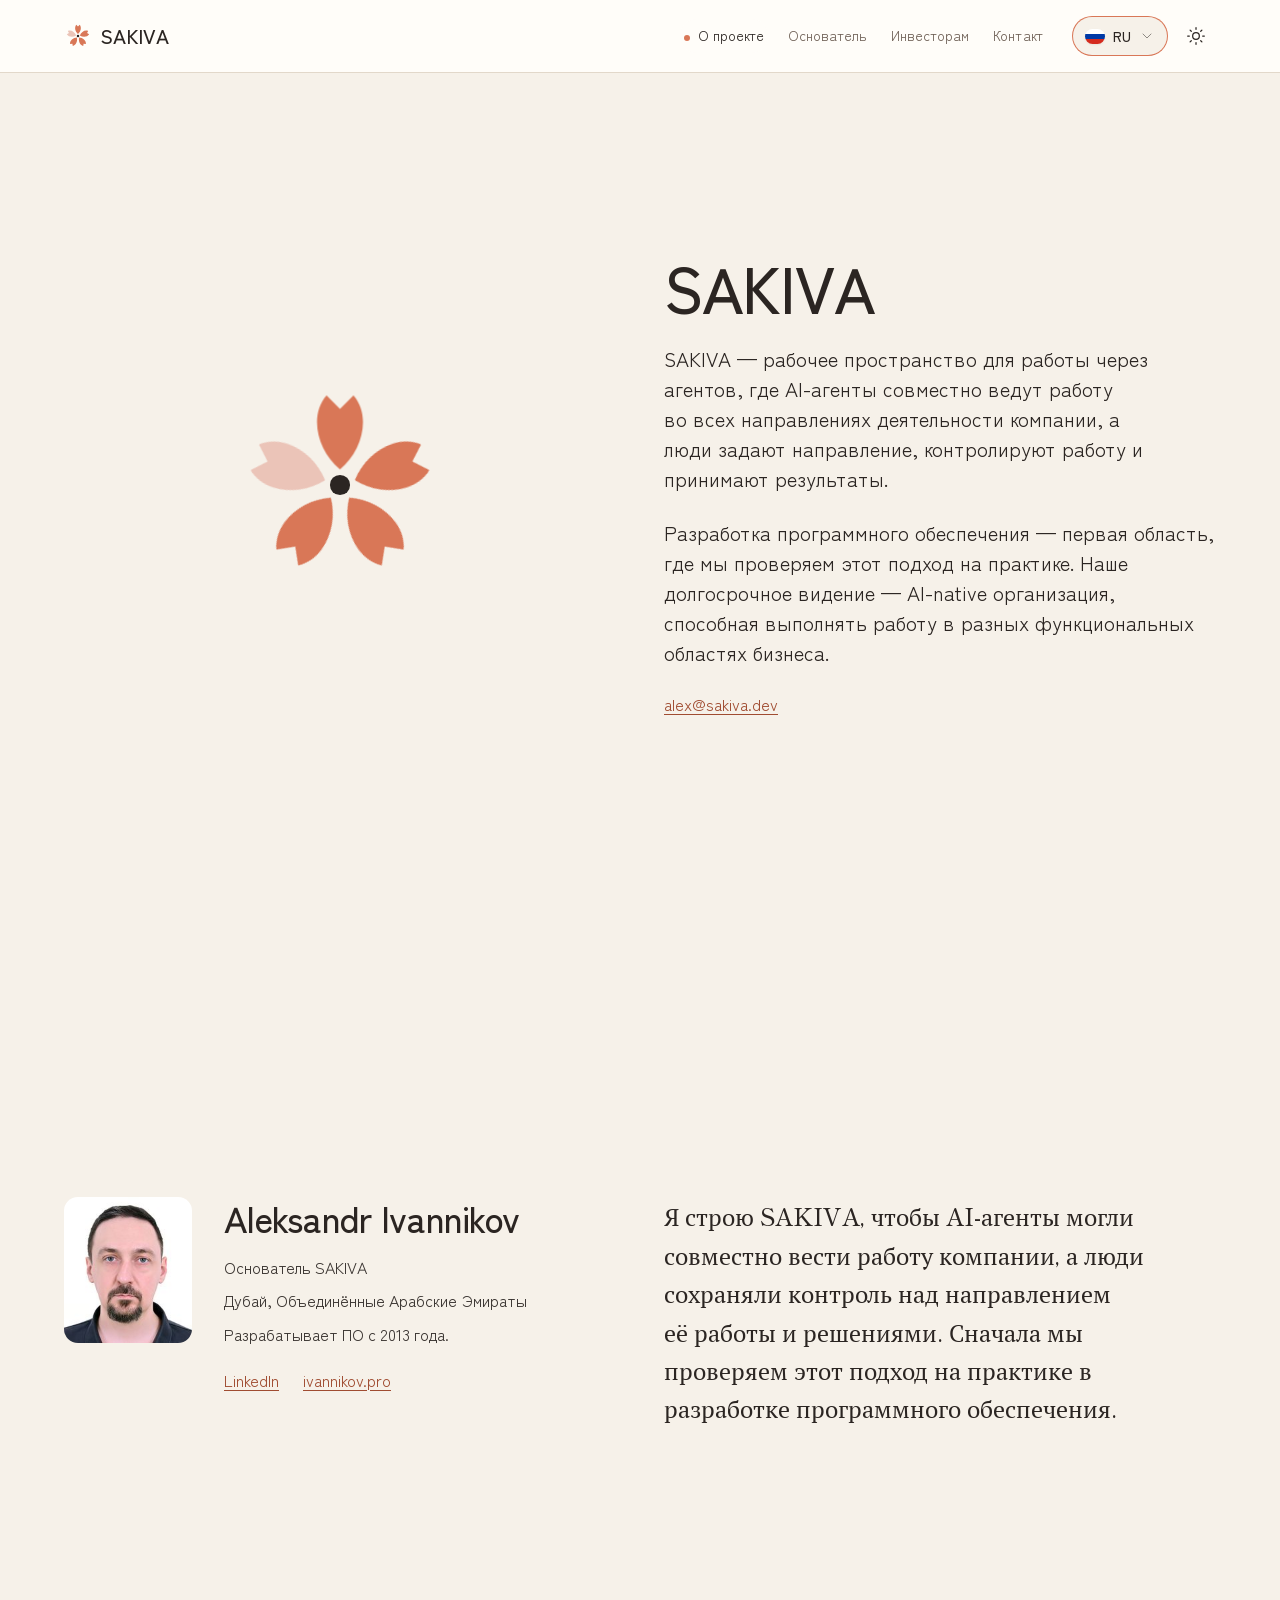
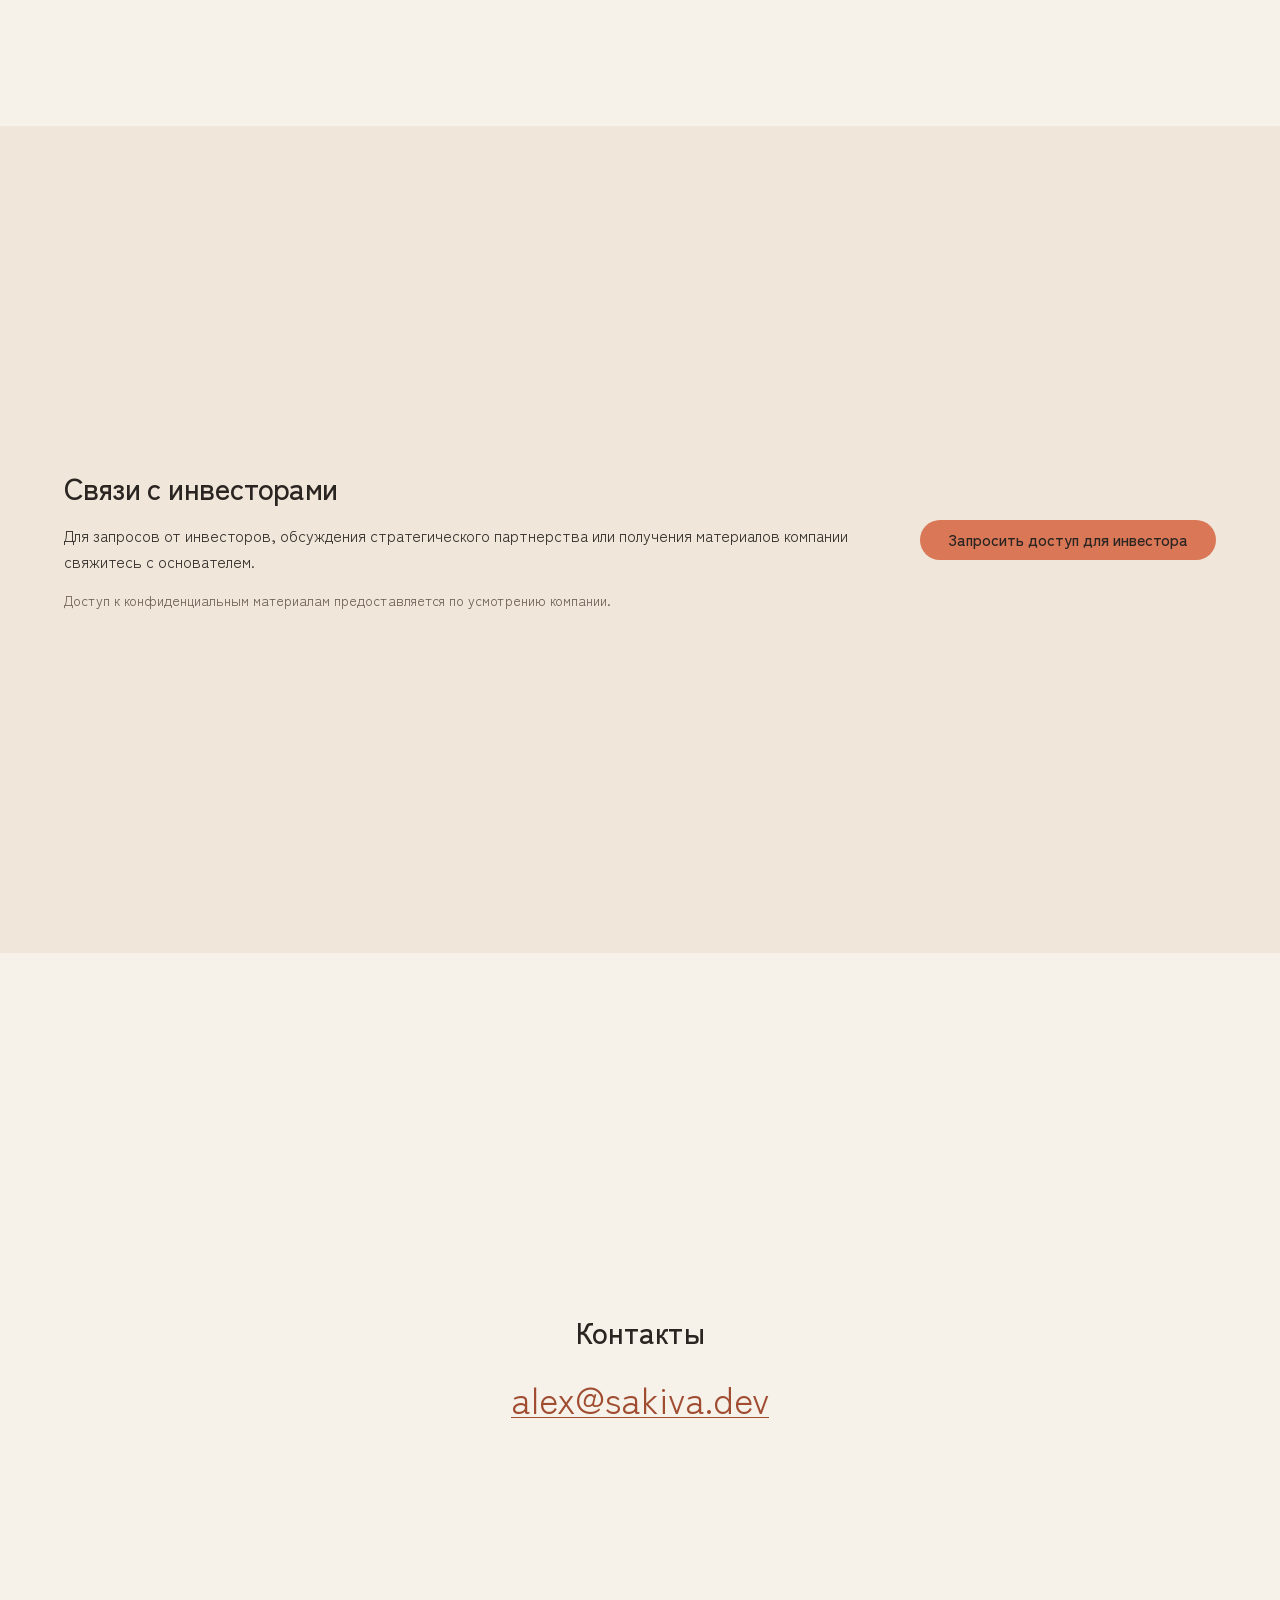
<file: ru/index.html>
<!DOCTYPE html><html lang="ru" data-theme="light" data-surface="landing"><head><meta charSet="utf-8"/><link rel="preconnect" href="/" crossorigin=""/><meta name="viewport" content="width=device-width, initial-scale=1"/><link rel="preload" href="/founder-portrait.jpg" as="image"/><link rel="stylesheet" href="/_next/static/chunks/3yzp7l1yrte7u.css" data-precedence="next"/><link rel="stylesheet" href="/_next/static/chunks/142g7c41fjhw4.css" data-precedence="next"/><link rel="stylesheet" href="/_next/static/chunks/0lrj1jxxz-5aw.css" data-precedence="next"/><link rel="preload" as="script" fetchPriority="low" href="/_next/static/chunks/37h0gpkacq27b.js"/><script src="/_next/static/chunks/3ido9xpuxbokx.js" async=""></script><script src="/_next/static/chunks/3l-hb7hmm3yqo.js" async=""></script><script src="/_next/static/chunks/turbopack-39t44-osk2qih.js" async=""></script><script src="/_next/static/chunks/2kwkedpx320ik.js" async=""></script><script src="/_next/static/chunks/2vbqd1f6d856e.js" async=""></script><script src="/_next/static/chunks/3bhrgd350-6wu.js" async=""></script><script src="/_next/static/chunks/0wx0xwm2du0sx.js" async=""></script><script src="/_next/static/chunks/28sufzf75yfb8.js" async=""></script><script src="/_next/static/chunks/1_vq48_-wm63m.js" async=""></script><script src="/_next/static/chunks/1u09_heceik07.js" async=""></script><meta name="theme-color" content="#F6F1E9" media="(prefers-color-scheme: light)"/><meta name="theme-color" content="#1F1A17" media="(prefers-color-scheme: dark)"/><title>SAKIVA — рабочее пространство для работы через агентов</title><meta name="description" content="SAKIVA — рабочее пространство для работы через агентов, где AI-агенты совместно ведут работу во всех направлениях деятельности компании, а люди задают направление, контролируют работу и принимают результаты. Разработка программного обеспечения — первая область, где мы проверяем этот подход на практике. Наше долгосрочное видение — AI-native организация, способная выполнять работу в разных функциональных областях бизнеса."/><meta name="application-name" content="SAKIVA"/><link rel="manifest" href="/site.webmanifest"/><meta name="publisher" content="SAKIVA"/><meta name="robots" content="index, follow"/><link rel="canonical" href="https://sakiva.dev/ru/"/><link rel="alternate" hrefLang="en" href="https://sakiva.dev/"/><link rel="alternate" hrefLang="es" href="https://sakiva.dev/es/"/><link rel="alternate" hrefLang="de" href="https://sakiva.dev/de/"/><link rel="alternate" hrefLang="fr" href="https://sakiva.dev/fr/"/><link rel="alternate" hrefLang="ru" href="https://sakiva.dev/ru/"/><link rel="alternate" hrefLang="x-default" href="https://sakiva.dev/"/><meta property="og:title" content="SAKIVA — рабочее пространство для работы через агентов"/><meta property="og:description" content="SAKIVA — рабочее пространство для работы через агентов, где AI-агенты совместно ведут работу во всех направлениях деятельности компании, а люди задают направление, контролируют работу и принимают результаты. Разработка программного обеспечения — первая область, где мы проверяем этот подход на практике. Наше долгосрочное видение — AI-native организация, способная выполнять работу в разных функциональных областях бизнеса."/><meta property="og:url" content="https://sakiva.dev/ru/"/><meta property="og:site_name" content="SAKIVA"/><meta property="og:locale" content="ru_RU"/><meta property="og:image" content="https://sakiva.dev/og-image-1200x630.png"/><meta property="og:image:width" content="1200"/><meta property="og:image:height" content="630"/><meta property="og:image:alt" content="SAKIVA"/><meta property="og:locale:alternate" content="en_US"/><meta property="og:locale:alternate" content="es_ES"/><meta property="og:locale:alternate" content="de_DE"/><meta property="og:locale:alternate" content="fr_FR"/><meta property="og:type" content="website"/><meta name="twitter:card" content="summary_large_image"/><meta name="twitter:title" content="SAKIVA — рабочее пространство для работы через агентов"/><meta name="twitter:description" content="SAKIVA — рабочее пространство для работы через агентов, где AI-агенты совместно ведут работу во всех направлениях деятельности компании, а люди задают направление, контролируют работу и принимают результаты. Разработка программного обеспечения — первая область, где мы проверяем этот подход на практике. Наше долгосрочное видение — AI-native организация, способная выполнять работу в разных функциональных областях бизнеса."/><meta name="twitter:image" content="https://sakiva.dev/og-image-1200x630.png"/><meta name="twitter:image:alt" content="SAKIVA"/><meta name="twitter:image:width" content="1200"/><meta name="twitter:image:height" content="630"/><link rel="icon" href="/favicon.ico" sizes="48x48"/><link rel="icon" href="/favicon.svg" type="image/svg+xml"/><link rel="apple-touch-icon" href="/apple-touch-icon.png"/><meta name="next-size-adjust" content=""/><script src="/_next/static/chunks/0cz1d0mv5g_q7.js" noModule=""></script></head><body><div hidden=""><!--$--><!--/$--></div><script>(function(){var stored;try{stored=localStorage.getItem("theme")}catch(e){}var theme="light";if(stored==="light"||stored==="dark"){theme=stored}else{try{theme=window.matchMedia("(prefers-color-scheme: dark)").matches?"dark":"light"}catch(e){}}document.documentElement.setAttribute("data-theme",theme)})();</script><script type="application/ld+json">{"@context":"https://schema.org","@graph":[{"@type":"Organization","@id":"https://sakiva.dev/#organization","name":"SAKIVA","url":"https://sakiva.dev/","logo":"https://sakiva.dev/lockup.svg","email":"alex@sakiva.dev","sameAs":["https://github.com/sakiva-dev"],"founder":{"@type":"Person","name":"Aleksandr Ivannikov","jobTitle":"Основатель SAKIVA","image":"https://sakiva.dev/founder-portrait.jpg","sameAs":["https://www.linkedin.com/in/an-ivannikov","https://ivannikov.pro"]}},{"@type":"WebSite","@id":"https://sakiva.dev/#website","url":"https://sakiva.dev/","name":"SAKIVA","description":"SAKIVA — рабочее пространство для работы через агентов, где AI-агенты совместно ведут работу во всех направлениях деятельности компании, а люди задают направление, контролируют работу и принимают результаты. Разработка программного обеспечения — первая область, где мы проверяем этот подход на практике. Наше долгосрочное видение — AI-native организация, способная выполнять работу в разных функциональных областях бизнеса.","inLanguage":["en","es","de","fr","ru"],"publisher":{"@id":"https://sakiva.dev/#organization"},"hasPart":[{"@id":"https://sakiva.dev/#webpage"},{"@id":"https://sakiva.dev/es/#webpage"},{"@id":"https://sakiva.dev/de/#webpage"},{"@id":"https://sakiva.dev/fr/#webpage"},{"@id":"https://sakiva.dev/ru/#webpage"}]}]}</script><header class="ds-navbar"><div class="ds-navbar__inner"><div class="ds-navbar__brand"><a href="/ru/" class="ds-wordmark ds-wordmark--gradient" aria-label="SAKIVA"><svg width="21" height="20" viewBox="-50 -50 100 100" fill="none" xmlns="http://www.w3.org/2000/svg" class="ds-wordmark__icon" aria-hidden="true"><g transform="rotate(0)"><path d="M0 -7 C-10 -15 -14 -31 -6 -40 L0 -34 L6 -40 C14 -31 10 -15 0 -7Z" fill="var(--accent)"></path></g><g transform="rotate(72)"><path d="M0 -7 C-10 -15 -14 -31 -6 -40 L0 -34 L6 -40 C14 -31 10 -15 0 -7Z" fill="var(--accent)"></path></g><g transform="rotate(144)"><path d="M0 -7 C-10 -15 -14 -31 -6 -40 L0 -34 L6 -40 C14 -31 10 -15 0 -7Z" fill="var(--accent)"></path></g><g transform="rotate(216)"><path d="M0 -7 C-10 -15 -14 -31 -6 -40 L0 -34 L6 -40 C14 -31 10 -15 0 -7Z" fill="var(--accent)"></path></g><g transform="rotate(288)"><path d="M0 -7 C-10 -15 -14 -31 -6 -40 L0 -34 L6 -40 C14 -31 10 -15 0 -7Z" fill="var(--petal)"></path></g><circle r="4.5" fill="var(--text)"></circle></svg><span class="ds-wordmark__text">SAKIVA</span></a></div><nav class="ds-navbar__nav" aria-label="Основная навигация"><a href="#about" class="ds-navbar__link">О проекте</a><a href="#founder" class="ds-navbar__link">Основатель</a><a href="#investors" class="ds-navbar__link">Инвесторам</a><a href="#contact" class="ds-navbar__link">Контакт</a></nav><div class="ds-navbar__actions"><div class="ds-hstack ds-gap-sm"><details class="lang-switcher"><summary class="lang-switcher__trigger" aria-label="Выбрать язык: Русский"><span class="lang-switcher__inner"><span class="fi fi-ru lang-switcher__flag"></span><span class="lang-switcher__code">RU</span><span class="lang-switcher__chev"><svg xmlns="http://www.w3.org/2000/svg" width="16" height="16" viewBox="0 0 24 24" fill="none" stroke="currentColor" stroke-width="1.5" stroke-linecap="round" stroke-linejoin="round" transform="rotate(90)" aria-hidden="true"><path d="m9 18 6-6-6-6"></path></svg></span></span></summary><div class="lang-switcher__panel" role="menu"><button type="button" role="menuitem" class="lang-switcher__item"><span class="fi fi-us lang-switcher__flag"></span><span>English</span></button><button type="button" role="menuitem" class="lang-switcher__item"><span class="fi fi-es lang-switcher__flag"></span><span>Español</span></button><button type="button" role="menuitem" class="lang-switcher__item"><span class="fi fi-de lang-switcher__flag"></span><span>Deutsch</span></button><button type="button" role="menuitem" class="lang-switcher__item"><span class="fi fi-fr lang-switcher__flag"></span><span>Français</span></button><button type="button" role="menuitem" aria-current="true" class="lang-switcher__item lang-switcher__item--active"><span class="fi fi-ru lang-switcher__flag"></span><span>Русский</span></button></div></details><button class="theme-switcher" aria-label="Switch to dark mode" title="Dark mode"><span class="theme-switcher__inner"><span class="theme-switcher__icon theme-switcher__icon--active"><svg xmlns="http://www.w3.org/2000/svg" width="20" height="20" viewBox="0 0 24 24" fill="none" stroke="currentColor" stroke-width="1.5" stroke-linecap="round" stroke-linejoin="round" aria-hidden="true"><circle cx="12" cy="12" r="4"></circle><path d="M12 2v2"></path><path d="M12 20v2"></path><path d="m4.93 4.93 1.41 1.41"></path><path d="m17.66 17.66 1.41 1.41"></path><path d="M2 12h2"></path><path d="M20 12h2"></path><path d="m6.34 17.66-1.41 1.41"></path><path d="m19.07 4.93-1.41 1.41"></path></svg></span><span class="theme-switcher__icon "><svg xmlns="http://www.w3.org/2000/svg" width="20" height="20" viewBox="0 0 24 24" fill="none" stroke="currentColor" stroke-width="1.5" stroke-linecap="round" stroke-linejoin="round" aria-hidden="true"><path d="M20.985 12.486a9 9 0 1 1-9.473-9.472c.405-.022.617.46.402.803a6 6 0 0 0 8.268 8.268c.344-.215.825-.004.803.401"></path></svg></span></span></button></div></div><button type="button" class="mobile-menu__trigger ds-navbar__burger" aria-label="Меню" aria-expanded="false" aria-controls="_R_1alvivb_"><span class="mobile-menu__icon " aria-hidden="true"><span></span><span></span><span></span></span></button></div></header><main class="page-main"><script type="application/ld+json">{"@context":"https://schema.org","@type":"WebPage","@id":"https://sakiva.dev/ru/#webpage","name":"SAKIVA — рабочее пространство для работы через агентов","description":"SAKIVA — рабочее пространство для работы через агентов, где AI-агенты совместно ведут работу во всех направлениях деятельности компании, а люди задают направление, контролируют работу и принимают результаты. Разработка программного обеспечения — первая область, где мы проверяем этот подход на практике. Наше долгосрочное видение — AI-native организация, способная выполнять работу в разных функциональных областях бизнеса.","url":"https://sakiva.dev/ru/","inLanguage":"ru","isPartOf":{"@id":"https://sakiva.dev/#website"},"publisher":{"@id":"https://sakiva.dev/#organization"}}</script><section id="about" aria-labelledby="about-heading" class="brand-hero brand-hero--mark company-section--screen"><div class="company-container brand-hero__inner"><div class="brand-hero__brand"><span class="ds-wordmark ds-wordmark--gradient ds-wordmark--hero ds-wordmark--bloom" aria-hidden="true"><svg width="21" height="20" viewBox="-50 -50 100 100" fill="none" xmlns="http://www.w3.org/2000/svg" class="ds-wordmark__icon" aria-hidden="true"><g transform="rotate(0)"><path d="M0 -7 C-10 -15 -14 -31 -6 -40 L0 -34 L6 -40 C14 -31 10 -15 0 -7Z" fill="var(--accent)"></path></g><g transform="rotate(72)"><path d="M0 -7 C-10 -15 -14 -31 -6 -40 L0 -34 L6 -40 C14 -31 10 -15 0 -7Z" fill="var(--accent)"></path></g><g transform="rotate(144)"><path d="M0 -7 C-10 -15 -14 -31 -6 -40 L0 -34 L6 -40 C14 -31 10 -15 0 -7Z" fill="var(--accent)"></path></g><g transform="rotate(216)"><path d="M0 -7 C-10 -15 -14 -31 -6 -40 L0 -34 L6 -40 C14 -31 10 -15 0 -7Z" fill="var(--accent)"></path></g><g transform="rotate(288)"><path d="M0 -7 C-10 -15 -14 -31 -6 -40 L0 -34 L6 -40 C14 -31 10 -15 0 -7Z" fill="var(--petal)"></path></g><circle r="4.5" fill="var(--text)"></circle></svg></span></div><div class="brand-hero__copy"><h1 class="ds-h1" id="about-heading">SAKIVA</h1><p class="ds-lead">SAKIVA — рабочее пространство для работы через агентов, где AI-агенты совместно ведут работу во всех направлениях деятельности компании, а люди задают направление, контролируют работу и принимают результаты.</p><p class="ds-lead">Разработка программного обеспечения — первая область, где мы проверяем этот подход на практике. Наше долгосрочное видение — AI-native организация, способная выполнять работу в разных функциональных областях бизнеса.</p><a class="ds-link" href="mailto:alex@sakiva.dev">alex@sakiva.dev</a></div></div></section><section id="founder" aria-labelledby="founder-heading" class="profile-section profile-section--quoted company-section--screen"><div class="company-container profile-section__inner"><div class="profile-section__profile"><img class="profile-section__portrait" src="/founder-portrait.jpg" alt="Aleksandr Ivannikov" width="192" height="219"/><div class="profile-section__content"><div class="profile-section__details"><h2 class="ds-h2" id="founder-heading">Aleksandr Ivannikov</h2><span class="ds-body">Основатель SAKIVA</span><span class="ds-body">Дубай, Объединённые Арабские Эмираты</span><span class="ds-body">Разрабатывает ПО с 2013 года.</span></div><div class="profile-section__links"><a class="ds-link" href="https://www.linkedin.com/in/an-ivannikov" target="_blank" rel="noopener noreferrer">LinkedIn</a><a class="ds-link" href="https://ivannikov.pro" target="_blank" rel="noopener noreferrer">ivannikov.pro</a></div></div></div><figure class="profile-section__quote"><blockquote>Я строю SAKIVA, чтобы AI-агенты могли совместно вести работу компании, а люди сохраняли контроль над направлением её работы и решениями. Сначала мы проверяем этот подход на практике в разработке программного обеспечения.</blockquote></figure></div></section><section id="investors" aria-labelledby="investor-heading" class="action-section company-section--screen"><div class="company-container action-section__inner"><div class="action-section__copy"><h2 class="ds-h2" id="investor-heading">Связи с инвесторами</h2><p class="ds-body">Для запросов от инвесторов, обсуждения стратегического партнерства или получения материалов компании свяжитесь с основателем.</p><p class="ds-body-sm">Доступ к конфиденциальным материалам предоставляется по усмотрению компании.</p></div><div class="action-section__action"><a class="btn btn-primary btn-primary--w-auto" href="mailto:alex@sakiva.dev?subject=SAKIVA%3A%20%D0%B7%D0%B0%D0%BF%D1%80%D0%BE%D1%81%20%D0%B4%D0%BE%D1%81%D1%82%D1%83%D0%BF%D0%B0%20%D0%B4%D0%BB%D1%8F%20%D0%B8%D0%BD%D0%B2%D0%B5%D1%81%D1%82%D0%BE%D1%80%D0%B0">Запросить доступ для инвестора</a></div></div></section><section id="contact" aria-labelledby="contact-heading" class="contact-section company-section--screen"><div class="company-container contact-section__inner"><h2 class="ds-h2" id="contact-heading">Контакты</h2><a class="ds-link" href="mailto:alex@sakiva.dev">alex@sakiva.dev</a></div></section></main><!--$--><!--/$--><script src="/_next/static/chunks/37h0gpkacq27b.js" id="_R_" async=""></script><script>(self.__next_f=self.__next_f||[]).push([0])</script><script>self.__next_f.push([1,"1:\"$Sreact.fragment\"\n2:I[26894,[\"/_next/static/chunks/2kwkedpx320ik.js\"],\"default\"]\n3:I[52618,[\"/_next/static/chunks/2kwkedpx320ik.js\"],\"default\"]\n4:I[18897,[\"/_next/static/chunks/2kwkedpx320ik.js\",\"/_next/static/chunks/2vbqd1f6d856e.js\",\"/_next/static/chunks/3bhrgd350-6wu.js\"],\"systemThemeScriptCode\"]\n5:I[32334,[\"/_next/static/chunks/2kwkedpx320ik.js\",\"/_next/static/chunks/2vbqd1f6d856e.js\",\"/_next/static/chunks/3bhrgd350-6wu.js\"],\"SystemTheme\"]\n6:I[61665,[\"/_next/static/chunks/2kwkedpx320ik.js\",\"/_next/static/chunks/0wx0xwm2du0sx.js\",\"/_next/static/chunks/3bhrgd350-6wu.js\"],\"StaticNotFound\"]\n9:I[35506,[\"/_next/static/chunks/2kwkedpx320ik.js\"],\"OutletBoundary\"]\na:\"$Sreact.suspense\"\nc:I[35506,[\"/_next/static/chunks/2kwkedpx320ik.js\"],\"ViewportBoundary\"]\ne:I[35506,[\"/_next/static/chunks/2kwkedpx320ik.js\"],\"MetadataBoundary\"]\n10:I[14924,[\"/_next/static/chunks/2kwkedpx320ik.js\"],\"default\",1]\n:HL[\"/_next/static/chunks/3yzp7l1yrte7u.css\",\"style\"]\n:HL[\"/_next/static/chunks/142g7c41fjhw4.css\",\"style\"]\n:HL[\"/_next/static/chunks/0lrj1jxxz-5aw.css\",\"style\"]\n:HC[\"/\",\"\"]\n0:{\"P\":null,\"c\":[\"\",\"ru\",\"\"],\"q\":\"\",\"i\":false,\"f\":[[[\"\",{\"children\":[[\"locale\",\"ru\",\"d\",[\"llms-full.txt\",\"llms.txt\"]],{\"children\":[\"__PAGE__\",{},\"$undefined\",\"$undefined\",4608]},\"$undefined\",\"$undefined\",4608]},\"$undefined\",\"$undefined\",4624],[[\"$\",\"$1\",\"c\",{\"children\":[[[\"$\",\"link\",\"0\",{\"rel\":\"stylesheet\",\"href\":\"/_next/static/chunks/3yzp7l1yrte7u.css\",\"precedence\":\"next\",\"crossOrigin\":\"$undefined\",\"nonce\":\"$undefined\"}],[\"$\",\"link\",\"1\",{\"rel\":\"stylesheet\",\"href\":\"/_next/static/chunks/142g7c41fjhw4.css\",\"precedence\":\"next\",\"crossOrigin\":\"$undefined\",\"nonce\":\"$undefined\"}],[\"$\",\"link\",\"2\",{\"rel\":\"stylesheet\",\"href\":\"/_next/static/chunks/0lrj1jxxz-5aw.css\",\"precedence\":\"next\",\"crossOrigin\":\"$undefined\",\"nonce\":\"$undefined\"}],[\"$\",\"script\",\"script-0\",{\"src\":\"/_next/static/chunks/2kwkedpx320ik.js\",\"async\":true,\"nonce\":\"$undefined\"}]],[\"$\",\"$L2\",null,{\"parallelRouterKey\":\"children\",\"error\":\"$undefined\",\"errorStyles\":\"$undefined\",\"errorScripts\":\"$undefined\",\"template\":[\"$\",\"$L3\",null,{}],\"templateStyles\":\"$undefined\",\"templateScripts\":\"$undefined\",\"notFound\":[[\"$\",\"html\",null,{\"lang\":\"en\",\"data-theme\":\"light\",\"data-surface\":\"landing\",\"suppressHydrationWarning\":true,\"children\":[\"$\",\"body\",null,{\"children\":[[\"$\",\"script\",null,{\"dangerouslySetInnerHTML\":{\"__html\":\"$4\"}}],[\"$\",\"$L5\",null,{\"children\":[\"$\",\"$L6\",null,{}]}]]}]}],[]],\"forbidden\":\"$undefined\",\"unauthorized\":\"$undefined\"}]]}],{\"children\":[[\"$\",\"$1\",\"c\",{\"children\":[[[\"$\",\"script\",\"script-0\",{\"src\":\"/_next/static/chunks/2vbqd1f6d856e.js\",\"async\":true,\"nonce\":\"$undefined\"}],[\"$\",\"script\",\"script-1\",{\"src\":\"/_next/static/chunks/3bhrgd350-6wu.js\",\"async\":true,\"nonce\":\"$undefined\"}]],\"$L7\"]}],{\"children\":[[\"$\",\"$1\",\"c\",{\"children\":[\"$L8\",[[\"$\",\"script\",\"script-0\",{\"src\":\"/_next/static/chunks/28sufzf75yfb8.js\",\"async\":true,\"nonce\":\"$undefined\"}]],[\"$\",\"$L9\",null,{\"children\":[\"$\",\"$a\",null,{\"name\":\"Next.MetadataOutlet\",\"children\":\"$@b\"}]}]]}],{},null,false,null]},null,false,null]},null,false,null],[\"$\",\"$1\",\"h\",{\"children\":[null,[\"$\",\"$Lc\",null,{\"children\":\"$Ld\"}],[\"$\",\"div\",null,{\"hidden\":true,\"children\":[\"$\",\"$Le\",null,{\"children\":[\"$\",\"$a\",null,{\"name\":\"Next.Metadata\",\"children\":\"$Lf\"}]}]}],[\"$\",\"meta\",null,{\"name\":\"next-size-adjust\",\"content\":\"\"}]]}],false]],\"m\":\"$undefined\",\"G\":[\"$10\",[[\"$\",\"link\",\"0\",{\"rel\":\"stylesheet\",\"href\":\"/_next/static/chunks/3yzp7l1yrte7u.css\",\"precedence\":\"next\",\"crossOrigin\":\"$undefined\",\"nonce\":\"$undefined\"}],[\"$\",\"link\",\"1\",{\"rel\":\"stylesheet\",\"href\":\"/_next/static/chunks/142g7c41fjhw4.css\",\"precedence\":\"next\",\"crossOrigin\":\"$undefined\",\"nonce\":\"$undefined\"}],[\"$\",\"link\",\"2\",{\"rel\":\"stylesheet\",\"href\":\"/_next/static/chunks/0lrj1jxxz-5aw.css\",\"precedence\":\"next\",\"crossOrigin\":\"$undefined\",\"nonce\":\"$undefined\"}]]],\"S\":true,\"h\":null,\"r\":\"$undefined\",\"s\":\"$undefined\",\"a\":\"$undefined\",\"l\":\"$undefined\",\"p\":\"$undefined\",\"d\":\"$undefined\",\"b\":\"72DQQ5oGbCJzqbjDfc1y0\"}\n13:I[92931,[\"/_next/static/chunks/2kwkedpx320ik.js\",\"/_next/static/chunks/2vbqd1f6d856e.js\",\"/_next/static/chunks/3bhrgd350-6wu.js\",\"/_next/static/chunks/28sufzf75yfb8.js\"],\"Navbar\"]\n14:I[56939,[\"/_next/static/chunks/2kwkedpx320ik.js\",\"/_next/static/chunks/2vbqd1f6d856e.js\",\"/_next/static/chunks/3bhrgd350-6wu.js\",\"/_next/static/chunks/28sufzf75yfb8.js\"],\"LocaleSwitcher\"]\n15:I[6743,[\"/_next/static/chunks/2kwkedpx320ik.js\",\"/_next/static/chunks/2vbqd1f6d856e.js\",\"/_next/static/chunks/3bhrgd350-6wu.js\",\"/_next/static/chunks/28sufzf75yfb8.js\"],\"ThemeSwitcher\"]\n11:T695,{\"@context\":\"https://schema.org\",\"@graph\":[{\"@type\":\"Organization\",\"@id\":\"https://sakiva.dev/#organization\",\"name\":\"SAKIVA\",\"url\":\"https://sakiva.dev/\",\"logo\":\"https://sakiva.dev/lockup.svg\",\"email\":\"alex@sakiva.dev\",\"sameAs\":[\"https://github.com/sakiva-dev\"],\"founder\":{\"@type\":\"Person\",\"name\":\"Aleksandr Ivannikov\",\"jobTitle\":\"Основатель SAKIVA\",\"image\":\"https://sakiva.dev/founder-portrait.jpg\",\"sameAs\":[\"https://www.linkedin.com/in/an-ivannikov\",\"https://ivannikov.pro\"]}},{\"@type\":\"WebSite\",\"@id\":\"https://sakiva.dev/#website\",\"url\":\"https://sakiva.dev/\",\"name\":\"SAKIVA\",\"description\":\"SAKIVA — рабочее пространство для работы через агентов, где AI-агенты совместно ведут работу во всех направлениях деятельности компании, а люди задают направление, контролируют работу и принимают результаты. Разработка программного обеспечения — первая область, где мы проверяем этот подход на практике. Наше долгосрочное видение — AI-native организация, способная выполнять работу в разных функциональных областях бизнеса.\",\"inLanguage\":[\"en\",\"es\",\"de\",\"fr\",\"ru\"],\"publisher\":{\"@id\":\"https://sakiva.dev/#organization\"},\"hasPart\":[{\"@id\":\"https://sakiva.dev/#webpage\"},{\"@id\":\"https://sakiva.dev/es/#webpage\"},{\"@id\":\"https://sakiva.dev/de/#webpage\"},{\"@id\":\"https://sakiva.dev/fr/#webpage\"},{\"@id\":\"https://sakiva.dev/ru/#webpage\"}]}]}7:[\"$\",\"html\",null,{\"lang\":\"ru\",\"data-theme\":\"light\",\"data-surface\":\"landing\",\"suppressHydrationWarning\":true,\"children\":[\"$\",\"body\",null,{\"children\":[[\"$\",\"script\",null,{\"dangerouslySetInnerHTML\":{\"__html\":\"$4\"}}],[\"$\",\"script\",null,{\"type\":\"application/ld+json\",\"dangerouslySetInnerHTML\":{\"__html\":\"$11\"}}],\"$L12\"]}]}]\n8:[[\"$\",\"$L13\",null,{\"brand\":[\"$\",\"a\",null,{\"href\":\"/ru/\",\"className\":\"ds-wordmark ds-wordmark--gradient\",\"aria-label\":\"SAKIVA\",\"children\":[[\"$\",\"svg\",null,{\"width\":21,\"height\":20,\"viewBox\":\"-50 -50 100 100\",\"fill\":\"none\",\"xmlns\":\"http://www.w3.org/2000/svg\",\"className\":\"ds-wordmark__icon\",\"aria-hidden\":\"true\",\"children\":[[[\"$\",\"g\",\"0\",{\"transform\":\"rotate(0)\",\"children\":[\"$\",\"path\",null,{\"d\":\"M0 -7 C-10 -15 -14 -31 -6 -40 L0 -34 L6 -40 C14 -31 10 -15 0 -7Z\",\"fill\":\"var(--accent)\"}]}],[\"$\",\"g\",\"72\",{\"transform\":\"rotate(72)\",\"children\":[\"$\",\"path\",null,{\"d\":\"M0 -7 C-10 -15 -14 -31 -6 -40 L0 -34 L6 -40 C14 -31 10 -15 0 -7Z\",\"fill\":\"var(--accent)\"}]}],[\"$\",\"g\",\"144\",{\"transform\":\"rotate(144)\",\"children\":[\"$\",\"path\",null,{\"d\":\"M0 -7 C-10 -15 -14 -31 -6 -40 L0 -34 L6 -40 C14 -31 10 -15 0 -7Z\",\"fill\":\"var(--accent)\"}]}],[\"$\",\"g\",\"216\",{\"transform\":\"rotate(216)\",\"children\":[\"$\",\"path\",null,{\"d\":\"M0 -7 C-10 -15 -14 -31 -6 -40 L0 -34 L6 -40 C14 -31 10 -15 0 -7Z\",\"fill\":\"var(--accent)\"}]}],[\"$\",\"g\",\"288\",{\"transform\":\"rotate(288)\",\"children\":[\"$\",\"path\",null,{\"d\":\"M0 -7 C-10 -15 -14 -31 -6 -40 L0 -34 L6 -40 C14 -31 10 -15 0 -7Z\",\"fill\":\"var(--petal)\"}]}]],[\"$\",\"circle\",null,{\"r\":\"4.5\",\"fill\":\"var(--text)\"}]]}],[\"$\",\"span\",null,{\"className\":\"ds-wordmark__text\",\"children\":\"SAKIVA\"}]]}],\"links\":[{\"label\":\"О проекте\",\"href\":\"#about\",\"sectionId\":\"about\"},{\"label\":\"Основатель\",\"href\":\"#founder\",\"sectionId\":\"founder\"},{\"label\":\"Инвесторам\",\"href\":\"#investors\",\"sectionId\":\"investors\"},{\"label\":\"Контакт\",\"href\":\"#contact\",\"sectionId\":\"contact\"}],\"navigationLabel\":\"Основная навигация\",\"mobileNavigationLabel\":\"Меню\",\"closeMenuLabel\":\"Закрыть меню\",\"pathname\":\"ru\",\"mobileMenuVariant\":\"fullscreen\",\"mobileActions\":[[\"$\",\"$L14\",null,{}],[\"$\",\"$L15\",null,{}]],\"actions\":[\"$\",\"div\",null,{\"className\":\"ds-hstack ds-gap-sm\",\"children\":[[\"$\",\"$L14\",null,{}],[\"$\",\"$L15\",null,{}]]}]}],[\"$\",\"main\",null,{\"className\":\"page-main\",\"children\":[[\"$\",\"script\",null,{\"type\":\"application/ld+json\",\"dangerouslySetInnerHTML\":{\"__html\":\"{\\\"@context\\\":\\\"https://schema.org\\\",\\\"@type\\\":\\\"WebPage\\\",\\\"@id\\\":\\\"https://sakiva.dev/ru/#webpage\\\",\\\"name\\\":\\\"SAKIVA — рабочее пространство для работы через агентов\\\",\\\"description\\\":\\\"SAKIVA — рабочее пространство для работы через агентов, где AI-агенты совместно ведут работу во всех направлениях деятельности компании, а люди задают направление, контролируют работу и принимают результаты. Разработка программного обеспечения — первая область, где мы проверяем этот подход на практике. Наше долгосрочное видение — AI-native организация, способная выполнять работу в разных функциональных областях бизнеса.\\\",\\\"url\\\":\\\"https://sakiva.dev/ru/\\\",\\\"inLanguage\\\":\\\"ru\\\",\\\"isPartOf\\\":{\\\"@id\\\":\\\"https://sakiva.dev/#website\\\"},\\\"publisher\\\":{\\\"@id\\\":\\\"https://sakiva.dev/#organization\\\"}}\"}}],[\"$\",\"section\",null,{\"id\":\"about\",\"aria-labelledby\":\"about-heading\",\"className\":\"brand-hero brand-hero--mark company-section--screen\",\"children\":[\"$\",\"div\",null,{\"className\":\"company-container brand-hero__inner\",\"children\":[[\"$\",\"div\",null,{\"className\":\"brand-hero__brand\",\"children\":[\"$\",\"span\",null,{\"className\":\"ds-wordmark ds-wordmark--gradient ds-wordmark--hero ds-wordmark--bloom\",\"aria-hidden\":true,\"aria-label\":\"$undefined\",\"children\":[[\"$\",\"svg\",null,{\"width\":21,\"height\":20,\"viewBox\":\"-50 -50 100 100\",\"fill\":\"none\",\"xmlns\":\"http://www.w3.org/2000/svg\",\"className\":\"ds-wordmark__icon\",\"aria-hidden\":\"true\",\"children\":[[[\"$\",\"g\",\"0\",{\"transform\":\"rotate(0)\",\"children\":[\"$\",\"path\",null,{\"d\":\"M0 -7 C-10 -15 -14 -31 -6 -40 L0 -34 L6 -40 C14 -31 10 -15 0 -7Z\",\"fill\":\"var(--accent)\"}]}],[\"$\",\"g\",\"72\",{\"transform\":\"rotate(72)\",\"children\":[\"$\",\"path\",null,{\"d\":\"M0 -7 C-10 -15 -14 -31 -6 -40 L0 -34 L6 -40 C14 -31 10 -15 0 -7Z\",\"fill\":\"var(--accent)\"}]}],[\"$\",\"g\",\"144\",{\"transform\":\"rotate(144)\",\"children\":[\"$\",\"path\",null,{\"d\":\"M0 -7 C-10 -15 -14 -31 -6 -40 L0 -34 L6 -40 C14 -31 10 -15 0 -7Z\",\"fill\":\"var(--accent)\"}]}],[\"$\",\"g\",\"216\",{\"transform\":\"rotate(216)\",\"children\":[\"$\",\"path\",null,{\"d\":\"M0 -7 C-10 -15 -14 -31 -6 -40 L0 -34 L6 -40 C14 -31 10 -15 0 -7Z\",\"fill\":\"var(--accent)\"}]}],[\"$\",\"g\",\"288\",{\"transform\":\"rotate(288)\",\"children\":[\"$\",\"path\",null,{\"d\":\"M0 -7 C-10 -15 -14 -31 -6 -40 L0 -34 L6 -40 C14 -31 10 -15 0 -7Z\",\"fill\":\"var(--petal)\"}]}]],\"$L16\"]}],null]}]}],\"$L17\"]}]}],\"$L18\",\"$L19\",\"$L1a\"]}],\"$undefined\"]\n:HL[\"/founder-portrait.jpg\",\"image\"]\n16:[\"$\",\"circle\",null,{\"r\":\"4.5\",\"fill\":\"var(--text)\"}]\n17:[\"$\",\"div\",null,{\"className\":\"brand-hero__copy\",\"children\":[[\"$\",\"h1\",null,{\"className\":\"ds-h1\",\"id\":\"about-heading\",\"children\":\"SAKIVA\"}],[\"$\",\"p\",null,{\"className\":\"ds-lead\",\"children\":\"SAKIVA — рабочее пространство для работы через агентов, где AI-агенты совместно ведут работу во всех направлениях деятельности компании, а люди задают направление, контролируют работу и принимают результаты.\"}],[\"$\",\"p\",null,{\"className\":\"ds-lead\",\"children\":\"Разработка программного обеспечения — первая область, где мы проверяем этот подход на практике. Наше долгосрочное видение — AI-native организация, способная выполнять работу в разных функциональных областях бизнеса.\"}],[\"$\",\"a\",null,{\"className\":\"ds-link\",\"href\":\"mailto:alex@sakiva.dev\",\"children\":\"alex@sakiva.dev\"}]]}]\n18:[\"$\",\"section\",null,{\"id\":\"founder\",\"aria-labelledby\":\"founder-heading\",\"className\":\"profile-section profile-section--quoted company-section--screen\",\"children\":[\"$\",\"div\",null,{\"className\":\"company-container profile-section__inner\",\"children\":[[\"$\",\"div\",null,{\"className\":\"profile-section__profile\",\"children\":[[\"$\",\"img\",null,{\"className\":\"profile-section__portrait\",\"src\":\"/founder-portrait.jpg\",\"alt\":\"Aleksandr Ivannikov\",\"width\":192,\"height\":219}],[\"$\",\"div\",null,{\"className\":\"profile-section__content\",\"children\":[[\"$\",\"div\",null,{\"className\":\"profile-section__details\",\"children\":[[\"$\",\"h2\",null,{\"className\":\"ds-h2\",\"id\":\"founder-heading\",\"children\":\"Aleksandr Ivannikov\"}],[\"$\",\"span\",null,{\"className\":\"ds-body\",\"children\":\"Основатель SAKIVA\"}],[\"$\",\"span\",null,{\"className\":\"ds-body\",\"children\":\"Дубай, Объединённые Арабские Эмираты\"}],[\"$\",\"span\",null,{\"className\":\"ds-body\",\"children\":\"Разрабатывает ПО с 2013 года.\"}]]}],[\"$\",\"div\",null,{\"className\":\"profile-section__links\",\"children\":[[\"$\",\"a\",\"https://www.linkedin.com/in/an-ivannikov\",{\"className\":\"ds-link\",\"href\":\"https://www.linkedin.com/in/an-ivannikov\",\"target\":\"_blank\",\"rel\":\"noopener noreferrer\",\"children\":\"LinkedIn\"}],[\"$\",\"a\",\"https://ivannikov.pro\",{\"className\":\"ds-link\",\"href\":\"https://ivannikov.pro\",\"target\":\"_blank\",\"rel\":\"noopener noreferrer\",\"children\":\"ivannikov.pro\"}]]}]]}]]}],[\"$\",\"figure\",null,{\"className\":\"profile-section__quote\",\"children\":[\"$\",\"blockquote\",null,{\"children\":\"Я строю SAKIVA, чтобы AI-агенты могли совместно вести работу компании, а люди сохраняли контроль над направлением её работы и решениями. Сначала мы проверяем этот подход на практике в разработке программного обеспечения.\"}]}]]}]}]\n19:[\"$\",\"section\",null,{\"id\":\"investors\",\"aria-labelledby\":\"investor-heading\",\"className\":\"action-section company-section--screen\",\"children\":[\"$\",\"div\",null,{\"className\":\"company-container action-section__inner\",\"children\":[[\"$\",\"div\",null,{\"className\":\"action-section__copy\",\"children\":[[\"$\",\"h2\",null,{\"className\":\"ds-h2\",\"id\":\"investor-heading\",\"children\":\"Связи с инвесторами\"}],[\"$\",\"p\",null,{\"className\":\"ds-body\",\"children\":\"Для запросов от инвесторов, обсуждения стратегического партнерства или получения материалов компании свяжитесь с основателем.\"}],[\"$\",\"p\",null,{\"className\":\"ds-body-sm\",\"children\":\"Доступ к конфиденциальным материалам предоставляется по усмотрению компании.\"}]]}],[\"$\",\"div\",null,{\"className\":\"action-section__action\",\"children\":[\"$\",\"a\",null,{\"className\":\"btn btn-primary btn-primary--w-auto\",\"style\":\"$undefined\",\"href\":\"mailto:alex@sakiva.dev?subject=SAKIVA%3A%20%D0%B7%D0%B0%D0%BF%D1%80%D0%BE%D1%81%20%D0%B4%D0%BE%D1%81%D1%82%D1%83%D0%BF%D0%B0%20%D0%B4%D0%BB%D1%8F%20%D0%B8%D0%BD%D0%B2%D0%B5%D1%81%D1%82%D0%BE%D1%80%D0%B0\",\"children\":\"Запросить доступ для инвестора\"}]}]]}]}]\n1a:[\"$\",\"section\",null,{\"id\":\"contact\",\"aria-labelledby\":\"contact-heading\",\"className\":\"contact-section company-section--screen\",\"children\":[\"$\",\"div\",null,{\"className\":\"company-container contact-section__inner\",\"children\":[[\"$\",\"h2\",null,{\"className\":\"ds-h2\",\"id\":\"contact-heading\",\"children\":\"Контакты\"}],[\"$\",\"a\",null,{\"className\":\"ds-link\",\"href\":\"mailto:alex@sakiva.dev\",\"children\":\"alex@sakiva.dev\"}]]}]}]\n1b:I[85829,[\"/_next/static/chunks/2kwkedpx320ik.js\",\"/_next/static/chunks/2vbqd1f6d856e.js\",\"/_next/static/chunks/3bhrgd350-6wu.js\"],\"default\"]\n1c:I[32622,[\"/_next/static/chunks/2kwkedpx320ik.js\",\"/_next/static/chunks/2vbqd1f6d856e.js\",\"/_next/static/chunks/3bhrgd350-6wu.js\",\"/_next/static/chunks/1_vq48_-wm63m.js\"],\"default\"]\n1d:I[22598,[\"/_next/static/chunks/2kwkedpx320ik.js\",\"/_next/static/chunks/2vbqd1f6d856e.js\",\"/_next/static/chunks/3bhrgd350-6wu.js\",\"/_next/static/chunks/1u09_heceik07.js\"],\"default\"]\n12:[\"$\",\"$L1b\",null,{\"formats\":\"$undefined\",\"locale\":\"ru\",\"messages\":{\"site\":{\"title\":\"SAKIVA — рабочее пространство для работы через агентов\",\"heading\":\"Скоро\",\"description\":\"SAKIVA — рабочее пространство для работы через агентов, где AI-агенты совместно ведут работу во всех направлениях деятельности компании, а люди задают направление, контролируют работу и принимают результаты.\",\"vision\":\"Разработка программного обеспечения — первая область, где мы проверяем этот подход на практике. Наше долгосрочное видение — AI-native организация, способная выполнять работу в разных функциональных областях бизнеса.\"},\"error\":{\"code\":\"500\",\"title\":\"Что-то пошло не так\",\"description\":\"Не удалось показать страницу. Вернитесь на главную.\",\"backHome\":\"На главную\"},\"notFound\":{\"code\":\"404\",\"title\":\"Страница не найдена\",\"description\":\"По этому адресу нет страницы.\",\"backHome\":\"На главную\"},\"founder\":{\"role\":\"Основатель SAKIVA\",\"location\":\"Дубай, Объединенные Арабские Эмираты\",\"background\":\"В разработке с 2013 года.\",\"presentation\":{\"location\":\"Дубай, Объединённые Арабские Эмираты\",\"background\":\"Разрабатывает ПО с 2013 года.\"},\"quote\":\"Я строю SAKIVA, чтобы AI-агенты могли совместно вести работу компании, а люди сохраняли контроль над направлением её работы и решениями. Сначала мы проверяем этот подход на практике в разработке программного обеспечения.\"},\"investor\":{\"heading\":\"Связи с инвесторами\",\"invitation\":\"Для запросов от инвесторов, обсуждения стратегического партнерства или получения материалов компании свяжитесь с основателем.\",\"action\":\"Запросить доступ для инвестора\",\"subject\":\"SAKIVA: запрос доступа для инвестора\",\"discretion\":\"Доступ к конфиденциальным материалам предоставляется по усмотрению компании.\"},\"contact\":{\"heading\":\"Контакты\"},\"navigation\":{\"about\":\"О проекте\",\"founder\":\"Основатель\",\"investors\":\"Инвесторам\",\"contact\":\"Контакт\",\"label\":\"Основная навигация\",\"menu\":\"Меню\",\"close\":\"Закрыть меню\"}},\"now\":\"$undefined\",\"timeZone\":\"UTC\",\"children\":[\"$\",\"$L5\",null,{\"children\":[\"$\",\"$L2\",null,{\"parallelRouterKey\":\"children\",\"error\":\"$1c\",\"errorStyles\":[],\"errorScripts\":[[\"$\",\"script\",\"script-0\",{\"src\":\"/_next/static/chunks/1_vq48_-wm63m.js\",\"async\":true,\"nonce\":\"$undefined\"}]],\"template\":[\"$\",\"$L3\",null,{}],\"templateStyles\":\"$undefined\",\"templateScripts\":\"$undefined\",\"notFound\":[[\"$\",\"$L1d\",null,{}],[]],\"forbidden\":\"$undefined\",\"unauthorized\":\"$undefined\"}]}]}]\nd:[[\"$\",\"meta\",\"0\",{\"charSet\":\"utf-8\"}],[\"$\",\"meta\",\"1\",{\"name\":\"viewport\",\"content\":\"width=device-width, initial-scale=1\"}],[\"$\",\"meta\",\"2\",{\"name\":\"theme-color\",\"content\":\"#F6F1E9\",\"media\":\"(prefers-color-scheme: light)\"}],[\"$\",\"meta\",\"3\",{\"name\":\"theme-color\",\"content\":\"#1F1A17\",\"media\":\"(prefers-color-scheme: dark)\"}]]\nb:null\nf:[[\"$\",\"title\",\"0\",{\"children\":\"SAKIVA — рабочее пространство для работы через агентов\"}],[\"$\",\"meta\",\"1\",{\"name\":\"description\",\"content\":\"SAKIVA — рабочее пространство для работы через агентов, где AI-агенты совместно ведут работу во всех направлениях деятельности компании, а люди задают направление, контролируют работу и принимают результаты. Разработка программного обеспечения — первая область, где мы проверяем этот подход на практике. Наше долгосрочное видение — AI-native организация, способная выполнять работу в разных функциональных областях бизнеса.\"}],[\"$\",\"meta\",\"2\",{\"name\":\"application-name\",\"content\":\"SAKIVA\"}],[\"$\",\"link\",\"3\",{\"rel\":\"manifest\",\"href\":\"/site.webmanifest\",\"crossOrigin\":\"$undefined\"}],[\"$\",\"meta\",\"4\",{\"name\":\"publisher\",\"content\":\"SAKIVA\"}],[\"$\",\"meta\",\"5\",{\"name\":\"robots\",\"content\":\"index, follow\"}],[\"$\",\"link\",\"6\",{\"rel\":\"canonical\",\"href\":\"https://sakiva.dev/ru/\"}],[\"$\",\"link\",\"7\",{\"rel\":\"alternate\",\"hrefLang\":\"en\",\"href\":\"https://sakiva.dev/\"}],[\"$\",\"link\",\"8\",{\"rel\":\"alternate\",\"hrefLang\":\"es\",\"href\":\"https://sakiva.dev/es/\"}],[\"$\",\"link\",\"9\",{\"rel\":\"alternate\",\"hrefLang\":\"de\",\"href\":\"https://sakiva.dev/de/\"}],[\"$\",\"link\",\"10\",{\"rel\":\"alternate\",\"hrefLang\":\"fr\",\"href\":\"https://sakiva.dev/fr/\"}],[\"$\",\"link\",\"11\",{\"rel\":\"alternate\",\"hrefLang\":\"ru\",\"href\":\"https://sakiva.dev/ru/\"}],[\"$\",\"link\",\"12\",{\"rel\":\"alternate\",\"hrefLang\":\"x-default\",\"href\":\"https://sakiva.dev/\"}],[\"$\",\"meta\",\"13\",{\"property\":\"og:title\",\"content\":\"SAKIVA — рабочее пространство для работы через агентов\"}],[\"$\",\"meta\",\"14\",{\"property\":\"og:description\",\"content\":\"SAKIVA — рабочее пространство для работы через агентов, где AI-агенты совместно ведут работу во всех направлениях деятельности компании, а люди задают направление, контролируют работу и принимают результаты. Разработка программного обеспечения — первая область, где мы проверяем этот подход на практике. Наше долгосрочное видение — AI-native организация, способная выполнять работу в разных функциональных областях бизнеса.\"}],[\"$\",\"meta\",\"15\",{\"property\":\"og:url\",\"content\":\"https://sakiva.dev/ru/\"}],[\"$\",\"meta\",\"16\",{\"property\":\"og:site_name\",\"content\":\"SAKIVA\"}],[\"$\",\"meta\",\"17\",{\"property\":\"og:locale\",\"content\":\"ru_RU\"}],[\"$\",\"meta\",\"18\",{\"property\":\"og:image\",\"content\":\"https://sakiva.dev/og-image-1200x630.png\"}],[\"$\",\"meta\",\"19\",{\"property\":\"og:image:width\",\"content\":\"1200\"}],[\"$\",\"meta\",\"20\",{\"property\":\"og:image:height\",\"content\":\"630\"}],[\"$\",\"meta\",\"21\",{\"property\":\"og:image:alt\",\"content\":\"SAKIVA\"}],[\"$\",\"meta\",\"22\",{\"property\":\"og:locale:alternate\",\"content\":\"en_US\"}],[\"$\",\"meta\",\"23\",{\"property\":\"og:locale:alternate\",\"content\":\"es_ES\"}],[\"$\",\"meta\",\"24\",{\"property\":\"og:locale:alternate\",\"content\":\"de_DE\"}],[\"$\",\"meta\",\"25\",{\"property\":\"og:locale:alternate\",\"content\":\"fr_FR\"}],[\"$\",\"meta\",\"26\",{\"property\":\"og:type\",\"content\":\"website\"}],[\"$\",\"meta\",\"27\",{\"name\":\"twitter:card\",\"content\":\"summary_large_image\"}],[\"$\",\"meta\",\"28\",{\"name\":\"twitter:title\",\"content\":\"SAKIVA — рабочее пространство для работы через агентов\"}],[\"$\",\"meta\",\"29\",{\"name\":\"twitter:description\",\"content\":\"SAKIVA — рабочее пространство для работы через агентов, где AI-агенты совместно ведут работу во всех направлениях деятельности компании, а люди задают направление, контролируют работу и принимают результаты. Разработка программного обеспечения — первая область, где мы проверяем этот подход на практике. Наше долгосрочное видение — AI-native организация, способная выполнять работу в разных функциональных областях бизнеса.\"}],[\"$\",\"meta\",\"30\",{\"name\":\"twitter:image\",\"content\":\"https://sakiva.dev/og-image-1200x630.png\"}],[\"$\",\"meta\",\"31\",{\"name\":\"twitter:image:alt\",\"content\":\"SAKIVA\"}],[\"$\",\"meta\",\"32\",{\"name\":\"twitter:image:width\",\"content\":\"1200\"}],[\"$\",\"meta\",\"33\",{\"name\":\"twitter:image:height\",\"content\":\"630\"}],[\"$\",\"link\",\"34\",{\"rel\":\"icon\",\"href\":\"/favicon.ico\",\"sizes\":\"48x48\"}],[\"$\",\"link\",\"35\",{\"rel\":\"icon\",\"href\":\"/favicon.svg\",\"type\":\"image/svg+xml\"}],[\"$\",\"link\",\"36\",{\"rel\":\"apple-touch-icon\",\"href\":\"/apple-touch-icon.png\"}],\"$L1e\"]\n1f:I[29197,[\"/_next/static/chunks/2kwkedpx320ik.js\"],\"IconMark\"]\n1e:[\"$\",\"$L1f\",\"37\",{}]\n"])</script></body></html>
</file>
<file: _next/static/chunks/3yzp7l1yrte7u.css>
:root{--kaki-50:#fbf0eb;--kaki-100:#f6ddd2;--kaki-200:#eec0ad;--kaki-300:#e59e83;--kaki-400:#df8a6c;--kaki-500:#d97757;--kaki-600:#c1603f;--kaki-700:#a04c31;--kaki-800:#7c3b27;--kaki-900:#5a2b1d;--sakura-100:#f7e6e0;--sakura-200:#ebc4b8;--sakura-300:#dfa595;--washi-0:#fffdf9;--washi-50:#f6f1e9;--washi-100:#f0e7da;--washi-200:#e9dfd0;--washi-300:#ddd2c3;--washi-400:#c9b8a8;--sumi-500:#8a7a6e;--sumi-600:#6e5f55;--sumi-700:#5e5048;--sumi-800:#4a3b32;--sumi-900:#2b2522;--sumi-950:#1f1a17;--matcha-500:#5f7f4c;--matcha-100:#e6eddd;--yuzu-500:#c98e22;--yuzu-100:#f7ebd0;--beni-500:#b5403a;--beni-100:#f5dedb;--ai-500:#4f6a8f;--ai-100:#e1e7ef;--font-sans:"Zen Kaku Gothic New","Noto Sans JP","Noto Sans",system-ui,sans-serif;--font-serif:"Shippori Mincho","Noto Serif JP","PT Serif",Georgia,serif;--font-mono:"JetBrains Mono",ui-monospace,monospace;--text-xs:12px;--text-sm:14px;--text-base:16px;--text-lg:18px;--text-xl:20px;--text-2xl:24px;--text-3xl:30px;--text-4xl:36px;--text-5xl:48px;--text-6xl:64px;--leading-tight:1.08;--leading-snug:1.3;--leading-body:1.6;--tracking-heading:-.02em;--tracking-body:0;--tracking-eyebrow:.2em;--tracking-wordmark:.04em;--weight-regular:400;--weight-medium:500;--weight-bold:700;--space-1:4px;--space-2:8px;--space-3:12px;--space-4:16px;--space-5:20px;--space-6:24px;--space-8:32px;--space-10:40px;--space-12:48px;--space-16:64px;--space-20:80px;--radius-xs:4px;--radius-sm:6px;--radius-md:10px;--radius-lg:14px;--radius-xl:20px;--radius-full:999px;--ease:cubic-bezier(.2,.7,.2,1);--dur-fast:.15s;--dur-base:.24s;--dur-slow:.4s;--container:1200px;--header-h:72px;--bg:var(--washi-50);--surface:var(--washi-0);--surface-muted:var(--washi-100);--surface-sunken:var(--washi-200);--border:#e2d8ca;--border-strong:var(--washi-400);--text:var(--sumi-900);--text-muted:var(--sumi-600);--text-subtle:var(--sumi-500);--text-inverse:var(--washi-50);--accent:var(--kaki-500);--accent-hover:var(--kaki-600);--accent-pressed:var(--kaki-700);--on-accent:var(--sumi-900);--accent-text:var(--kaki-700);--accent-soft:var(--kaki-50);--petal:var(--sakura-200);--inverse:var(--sumi-900);--on-inverse:var(--washi-50);--ring:var(--kaki-500);--success:var(--matcha-500);--success-soft:var(--matcha-100);--warning:var(--yuzu-500);--warning-soft:var(--yuzu-100);--danger:var(--beni-500);--danger-soft:var(--beni-100);--info:var(--ai-500);--info-soft:var(--ai-100);--overlay:#1f1a1773;--shadow-sm:0 1px 2px #4a3b3214;--shadow-md:0 8px 24px -12px #4a3b324d;--shadow-lg:0 24px 60px -20px #4a3b3247;--code-bg:#fbf7f0;--code-header-bg:#f3ece1;--code-border:#e2d8ca;--code-text:#2b2522;--code-line-number:#b0a194;--code-line-highlight:#fbf0eb;--code-selection:#f6ddd2;--inline-code-bg:#f0e7da;--inline-code-text:#7c3b27;--syn-keyword:#a04c31;--syn-string:#5f7f4c;--syn-number:#8a5e10;--syn-function:#4f6a8f;--syn-type:#7a4e6b;--syn-constant:#b5403a;--syn-property:#4a3b32;--syn-tag:#a04c31;--syn-attr:#8a5e10;--syn-comment:#8a7a6e;--syn-punctuation:#8a7a6e;--syn-operator:#6e5f55;--diff-add-bg:#eef3e7;--diff-add-word:#d3e0c4;--diff-add-fg:#4d6b3c;--diff-add-gutter:#e1ead6;--diff-del-bg:#f9ecea;--diff-del-word:#efc9c4;--diff-del-fg:#a3372f;--diff-del-gutter:#f3dcd8;--diff-mod-bg:#faf2e0;--diff-mod-fg:#8a5e10;--diff-hunk-bg:#e9edf3;--diff-hunk-fg:#4f6a8f;--diff-rename-fg:#4f6a8f}[data-theme=dark]{--bg:var(--sumi-950);--surface:#2a2320;--surface-muted:#332b27;--surface-sunken:#171310;--border:#3a302a;--border-strong:#4a3e36;--text:#f1e8dc;--text-muted:#bfb2a4;--text-subtle:#8f8275;--text-inverse:var(--sumi-950);--accent:var(--kaki-500);--accent-hover:var(--kaki-400);--accent-pressed:var(--kaki-300);--on-accent:var(--sumi-950);--accent-text:var(--kaki-300);--accent-soft:#d9775724;--petal:var(--sakura-300);--inverse:#f1e8dc;--on-inverse:var(--sumi-950);--ring:var(--kaki-400);--success:#8fb07a;--success-soft:#8fb07a24;--warning:#e0b04f;--warning-soft:#e0b04f24;--danger:#e07a70;--danger-soft:#e07a7024;--info:#8ea6c8;--info-soft:#8ea6c824;--overlay:#0009;--shadow-sm:0 1px 2px #0000004d;--shadow-md:0 8px 24px -12px #0009;--shadow-lg:0 24px 60px -20px #000000b3;--code-bg:#171310;--code-header-bg:#221c19;--code-border:#3a302a;--code-text:#f1e8dc;--code-line-number:#6b5f55;--code-line-highlight:#d977571a;--code-selection:#d9775747;--inline-code-bg:#332b27;--inline-code-text:#e59e83;--syn-keyword:#e59e83;--syn-string:#a9c38f;--syn-number:#e0b04f;--syn-function:#8ea6c8;--syn-type:#d6a3c2;--syn-constant:#e07a70;--syn-property:#e9dfd0;--syn-tag:#e59e83;--syn-attr:#e0b04f;--syn-comment:#8f8275;--syn-punctuation:#a89a8c;--syn-operator:#bfb2a4;--diff-add-bg:#8fb07a1a;--diff-add-word:#8fb07a47;--diff-add-fg:#a9c38f;--diff-add-gutter:#8fb07a29;--diff-del-bg:#e07a701a;--diff-del-word:#e07a7047;--diff-del-fg:#ee9a91;--diff-del-gutter:#e07a7029;--diff-mod-bg:#e0b04f1a;--diff-mod-fg:#e0b04f;--diff-hunk-bg:#8ea6c81a;--diff-hunk-fg:#8ea6c8;--diff-rename-fg:#8ea6c8}@keyframes sakiva-bloom{0%,to{opacity:.35;transform:scale(.6)}40%{opacity:1;transform:scale(1)}}
:root,[data-theme]{--plutus-primary:var(--accent);--plutus-primary-rgb:217, 119, 87;--plutus-grad-start:var(--accent);--plutus-grad-mid:var(--accent);--plutus-grad-end:var(--accent);--plutus-gradient:var(--accent);--plutus-gradient-v:var(--accent);--plutus-white:var(--washi-0);--plutus-bg-l:var(--bg);--plutus-text-l-lavender:var(--washi-0);--plutus-card-d-2:var(--surface);--plutus-bg-d:var(--surface-sunken);--plutus-ink:var(--sumi-900);--plutus-socket:var(--surface-sunken);--plutus-shadow-color:var(--sumi-900);--plutus-surface-header:var(--surface);--plutus-surface-card:var(--surface);--plutus-surface-dropdown:var(--surface);--plutus-surface-popup:var(--surface);--plutus-surface-socket:var(--surface-sunken);--plutus-surface-faded-1:var(--surface-muted);--plutus-surface-faded-2:var(--surface-muted);--plutus-surface-phantom:transparent;--plutus-surface-secondary:var(--surface-muted);--plutus-surface-faded:var(--surface-muted);--plutus-surface-color:var(--accent);--plutus-text-primary:var(--text);--plutus-text-secondary:var(--text-muted);--plutus-text-tertiary:var(--text-subtle-readable);--plutus-text-accent:var(--accent-text);--plutus-text-on-accent:var(--on-accent);--plutus-success:var(--success);--plutus-info:var(--info);--plutus-error:var(--danger);--plutus-error-tint:var(--danger-soft);--plutus-warning:var(--warning);--plutus-font:var(--font-sans);--plutus-font-alt:var(--font-sans);--plutus-font-mono:var(--font-mono);--plutus-h1:500 36px/44px var(--plutus-font);--plutus-h2:500 32px/40px var(--plutus-font);--plutus-h3:500 30px/36px var(--plutus-font);--plutus-h4:500 24px/32px var(--plutus-font);--plutus-h5:500 20px/28px var(--plutus-font);--plutus-h6:500 18px/24px var(--plutus-font);--plutus-h7:500 16px/22px var(--plutus-font);--plutus-h8:500 14px/20px var(--plutus-font);--plutus-h9:500 13px/16px var(--plutus-font);--plutus-subhead-1:500 24px/40px var(--plutus-font);--plutus-subhead-2:500 20px/32px var(--plutus-font);--plutus-subhead-3:500 16px/28px var(--plutus-font);--plutus-body-1:500 16px/28px var(--plutus-font);--plutus-body-2:500 14px/24px var(--plutus-font);--plutus-body-3:500 13px/20px var(--plutus-font);--plutus-caption-1:500 14px/24px var(--plutus-font);--plutus-caption-2:500 13px/20px var(--plutus-font);--plutus-radius-xs:var(--radius-xs);--plutus-radius-sm:var(--radius-sm);--plutus-radius-md:var(--radius-md);--plutus-radius-lg:var(--radius-lg);--plutus-radius-xl:var(--radius-xl);--plutus-radius-2xl:var(--radius-xl);--plutus-shadow-primary:none;--plutus-shadow-card:var(--shadow-sm);--plutus-blur:none;--plutus-space-1:var(--space-1);--plutus-space-2:var(--space-2);--plutus-space-3:var(--space-3);--plutus-space-4:var(--space-4);--plutus-space-6:var(--space-6);--plutus-space-8:var(--space-8);--plutus-space-10:var(--space-10);--plutus-space-12:var(--space-12);--plutus-space-16:var(--space-16);--plutus-btn-h-md:var(--space-10);--plutus-btn-h-lg:var(--space-12);--plutus-btn-radius:var(--radius-full)}
:root,[data-theme]{--success-text:color-mix(in oklab, var(--matcha-500), var(--sumi-900) 20%);--warning-text:color-mix(in oklab, var(--yuzu-500), var(--sumi-900) 40%);--danger-text:color-mix(in oklab, var(--beni-500), var(--sumi-900) 12%);--info-text:color-mix(in oklab, var(--ai-500), var(--sumi-900) 12%);--text-subtle-readable:color-mix(in oklab, var(--sumi-500), var(--sumi-900) 30%);--accent-hover-readable:color-mix(in oklab, var(--accent-hover), var(--accent) 85%);--accent-pressed-readable:color-mix(in oklab, var(--accent-pressed), var(--accent) 92%);--code-line-number-readable:var(--text-subtle-readable);--syn-string-readable:color-mix(in oklab, var(--syn-string), var(--sumi-900) 12%);--syn-comment-readable:var(--text-subtle-readable);--syn-punctuation-readable:var(--text-subtle-readable);--diff-add-text:color-mix(in oklab, var(--diff-add-fg), var(--sumi-900) 12%);--diff-del-text:color-mix(in oklab, var(--diff-del-fg), var(--sumi-900) 12%);--radius-diff-word:3px;--bg-main:var(--bg);--bg-app:var(--bg);--bg-secondary:var(--surface);--el-inner-bg:var(--surface);--glass-card-bg:var(--surface);--bg-header:var(--surface);--surface-tile:var(--surface);--bg-canvas:var(--surface);--surface-tile-deep:var(--surface-muted);--bg-drawer-deep-tint:var(--surface-muted);--surface-slide:var(--surface-muted);--bg-sidebar:var(--surface-muted);--bg-tertiary:var(--surface-muted);--bg-drawer-deep:var(--surface-sunken);--text-primary:var(--text);--surface-tile-fg:var(--text);--text-secondary:var(--text-muted);--surface-tile-fg-muted:var(--text-muted);--surface-tile-fg-muted-strong:var(--text-muted);--surface-tile-fg-muted-soft:var(--text-muted);--text-tertiary:var(--text-subtle-readable);--surface-tile-fg-dim:var(--text-subtle-readable);--border-color:var(--border);--border-header:var(--border);--color-primary:var(--accent);--color-accent:var(--accent);--color-accent-cyan:var(--accent);--color-accent-cyan-bright:var(--kaki-400);--gradient-start-color:var(--accent);--gradient-mid-color:var(--accent);--gradient-end-color:var(--accent);--color-primary-dark:var(--accent-hover);--text-accent:var(--accent-text);--text-on-accent:var(--on-accent);--text-on-accent-deep:var(--on-accent);--color-success:var(--success);--color-mint:var(--success);--color-danger:var(--danger);--color-error:var(--danger);--color-error-hover:var(--danger);--color-info:var(--info);--color-warning:var(--warning);--tint-neutral:var(--surface-muted);--tint-success:var(--success-soft);--tint-info:var(--info-soft);--tint-warning:var(--warning-soft);--tint-error:var(--danger-soft);--overlay-scrim:var(--overlay);--drawer-scrim:var(--overlay);--scrim-chip:var(--surface);--scrim-badge:var(--surface);--btn-secondary-bg:var(--inverse);--bg-tooltip:var(--inverse);--btn-secondary-bg-hover:var(--inverse);--btn-secondary-fg:var(--on-inverse);--btn-secondary-border:var(--border-strong);--shadow-btn:var(--shadow-sm);--shadow-glass-light:var(--shadow-sm);--shadow-glass:var(--shadow-sm);--glass-card-shadow:var(--shadow-sm);--shadow-card:var(--shadow-sm);--shadow-tile-hover:var(--shadow-md);--shadow-btn-primary:none;--shadow-btn-secondary:none;--shadow-btn-secondary-hover:none;--shadow-inset:none;--blur-strong:none;--blur-medium:none;--blur-subtle:none;--glass-blur:none;--glass-card-border:1px solid var(--border);--gradient-primary:var(--accent);--color-gradient-start:var(--accent);--color-gradient-middle:var(--accent);--color-gradient-end:var(--accent);--font-sans:"Zen Kaku Gothic New", "Noto Sans", system-ui, sans-serif;--font-serif:"Shippori Mincho", "PT Serif", Georgia, serif;--font-family:var(--font-sans);--font-display:var(--font-sans);--tracking-display-lg:var(--tracking-heading);--tracking-display-md:var(--tracking-heading);--tracking-display-sm:-.01em;--transition-fast:var(--dur-fast) var(--ease);--transition-base:var(--dur-base) var(--ease);--transition-slow:var(--dur-slow) var(--ease);--container-max:var(--container);--header-height:var(--header-h);--gradient-mid-stop:50%;--gradient-end-stop:100%;--text-muted-alpha:1;--accent-rgb:217, 119, 87;--bg-main-rgb:246, 241, 233;--shadow-color-rgb:74, 59, 50;--font-size-xs:var(--text-xs);--font-size-sm:var(--text-sm);--font-size-base:var(--text-base);--font-size-lg:var(--text-lg);--font-size-xl:var(--text-xl);--font-size-2xl:var(--text-2xl);--font-size-3xl:var(--text-3xl);--font-size-4xl:var(--text-4xl);--font-size-5xl:var(--text-5xl);--space-xs:var(--space-1);--space-sm:var(--space-2);--space-md:var(--space-4);--space-lg:var(--space-6);--space-xl:var(--space-10);--space-2xl:var(--space-16);--section-padding:var(--space-16);--section-gap:var(--space-20);--section-head-gap:var(--space-6);--grid-gap:var(--space-6);--grid-gap-sm:var(--space-5);--grid-gap-xs:var(--space-3);--stack-gap:var(--space-4);--title-lg:500 24px/1.3 var(--font-sans);--title-md:500 18px/1.4 var(--font-sans);--title-sm:500 16px/1.4 var(--font-sans);--body-md:400 16px/1.6 var(--font-sans);--body-sm:400 14px/1.5 var(--font-sans);--comment:400 12px/1.4 var(--font-sans);--z-dropdown:40;--z-sticky:50;--z-popover:60;--z-header:100;--z-drawer:120;--z-lightbox:200;--z-toast:1000}@media (min-width:1680px){:root{--container-max:calc(var(--container) * 1.2)}}:root{--brand-lockup-mark:calc(var(--space-16) * 3.5);--brand-lockup-mark-phone:calc(var(--space-16) * 2);--brand-lockup-type:calc(var(--text-5xl) * 2.1);--brand-lockup-type-phone:var(--text-6xl);--brand-bloom-open:.92s;--brand-bloom-stagger:.12s;--brand-bloom-cycle:6s;--profile-portrait-width:calc(var(--space-16) * 2);--brand-hero-lead-measure:55ch;--brand-hero-display-leading:1.04;--brand-mark-edge-offset:.101037}
[data-theme=dark]{--success-text:color-mix(in oklab, var(--matcha-500), var(--washi-50) 50%);--warning-text:color-mix(in oklab, var(--yuzu-500), var(--washi-50) 35%);--danger-text:color-mix(in oklab, var(--beni-500), var(--washi-50) 55%);--info-text:color-mix(in oklab, var(--ai-500), var(--washi-50) 50%);--text-subtle-readable:color-mix(in oklab, var(--sumi-500), var(--washi-50) 40%);--syn-string-readable:var(--syn-string);--diff-add-text:var(--diff-add-fg);--diff-del-text:var(--diff-del-fg);--bg-main-rgb:31, 26, 23;--shadow-color-rgb:0, 0, 0}
[data-surface=admin-dashboard],[data-surface=client-portal]{--bg-app:var(--bg);--bg-canvas:var(--surface);--bg-sidebar:var(--surface-muted);--bg-hover:var(--accent-soft);--bg-active:var(--surface);--sidebar-w:calc(var(--space-1) * 65);--topbar-h:var(--space-16);--shadow-card:var(--shadow-sm)}[data-surface=telegram-mini-app]{--tg-bg:#fff;--tg-bg-secondary:#f5f7fa;--tg-text:#141029;--tg-text-secondary:#14102999;--tg-link:#00a86b;--tg-button:#00a86b;--tg-button-text:#fff;--tg-divider:#14102914;--tg-card:#fff;--tg-radius:14px}[data-theme=dark] [data-surface=telegram-mini-app]{--tg-bg:#212429;--tg-bg-secondary:#2d2f33;--tg-text:#fff;--tg-text-secondary:#e0e0ff99;--tg-link:#0fa;--tg-button:#0fa;--tg-button-text:#141029;--tg-divider:#e0e0ff14;--tg-card:#1b1e23}[data-surface=avt],.avt-surface{--avt-bg:var(--bg);--avt-fg:var(--text);--avt-muted:var(--text-muted);--avt-accent:var(--accent);--avt-border:var(--border);--avt-code-bg:var(--code-bg);--avt-max:calc(var(--container) * .6);--avt-font:var(--font-sans);--avt-mono:var(--font-mono)}

@font-face{font-family:Zen Kaku Gothic New;font-style:normal;font-display:swap;font-weight:400;src:url(../media/zen-kaku-gothic-new-latin-400-normal.1dcfkajv7bz5-.woff2)format("woff2"),url(../media/zen-kaku-gothic-new-latin-400-normal.11_0gjw894ywt.woff)format("woff")}
@font-face{font-family:Zen Kaku Gothic New;font-style:normal;font-display:swap;font-weight:400;src:url(../media/zen-kaku-gothic-new-latin-ext-400-normal.19j8lgpsyhxct.woff2)format("woff2"),url(../media/zen-kaku-gothic-new-latin-ext-400-normal.33j67x96g60bk.woff)format("woff")}
@font-face{font-family:Zen Kaku Gothic New;font-style:normal;font-display:swap;font-weight:400;src:url(../media/zen-kaku-gothic-new-cyrillic-400-normal.0ixk49jekj79h.woff2)format("woff2"),url(../media/zen-kaku-gothic-new-cyrillic-400-normal.1-lljnks6nsj9.woff)format("woff")}
@font-face{font-family:Zen Kaku Gothic New;font-style:normal;font-display:swap;font-weight:500;src:url(../media/zen-kaku-gothic-new-latin-500-normal.1sy9enablrpkv.woff2)format("woff2"),url(../media/zen-kaku-gothic-new-latin-500-normal.2y0okvo82uhb6.woff)format("woff")}
@font-face{font-family:Zen Kaku Gothic New;font-style:normal;font-display:swap;font-weight:500;src:url(../media/zen-kaku-gothic-new-latin-ext-500-normal.0qih07q94mh46.woff2)format("woff2"),url(../media/zen-kaku-gothic-new-latin-ext-500-normal.041snxd_a3qk6.woff)format("woff")}
@font-face{font-family:Zen Kaku Gothic New;font-style:normal;font-display:swap;font-weight:500;src:url(../media/zen-kaku-gothic-new-cyrillic-500-normal.2xp90bdr1t0yd.woff2)format("woff2"),url(../media/zen-kaku-gothic-new-cyrillic-500-normal.008554mibi59l.woff)format("woff")}
@font-face{font-family:Zen Kaku Gothic New;font-style:normal;font-display:swap;font-weight:700;src:url(../media/zen-kaku-gothic-new-latin-700-normal.2p7do3v_2418x.woff2)format("woff2"),url(../media/zen-kaku-gothic-new-latin-700-normal.1e79khtr09qia.woff)format("woff")}
@font-face{font-family:Zen Kaku Gothic New;font-style:normal;font-display:swap;font-weight:700;src:url(../media/zen-kaku-gothic-new-latin-ext-700-normal.19fvu2mv92z6g.woff2)format("woff2"),url(../media/zen-kaku-gothic-new-latin-ext-700-normal.1ui-9te7-u-8u.woff)format("woff")}
@font-face{font-family:Zen Kaku Gothic New;font-style:normal;font-display:swap;font-weight:700;src:url(../media/zen-kaku-gothic-new-cyrillic-700-normal.33sdwsmz8c8ji.woff2)format("woff2"),url(../media/zen-kaku-gothic-new-cyrillic-700-normal.2veferkupt6m6.woff)format("woff")}
@font-face{font-family:Shippori Mincho;font-style:normal;font-display:swap;font-weight:500;src:url(../media/shippori-mincho-latin-500-normal.3k91t1ak-kdtd.woff2)format("woff2"),url(../media/shippori-mincho-latin-500-normal.1foa-olz6r_vq.woff)format("woff")}
@font-face{font-family:Shippori Mincho;font-style:normal;font-display:swap;font-weight:500;src:url(../media/shippori-mincho-latin-ext-500-normal.2mv8rkxnnni1l.woff2)format("woff2"),url(../media/shippori-mincho-latin-ext-500-normal.44i5lgttph8hf.woff)format("woff")}
@font-face{font-family:Shippori Mincho;font-style:normal;font-display:swap;font-weight:500;src:url(../media/shippori-mincho-japanese-500-normal.1f9_i5lrnm9u4.woff2)format("woff2"),url(../media/shippori-mincho-japanese-500-normal.2tzvoacuaeq9i.woff)format("woff")}
@font-face{font-family:Shippori Mincho;font-style:normal;font-display:swap;font-weight:700;src:url(../media/shippori-mincho-latin-700-normal.1e83vsvjp6by4.woff2)format("woff2"),url(../media/shippori-mincho-latin-700-normal.0dlcaw8ekrsil.woff)format("woff")}
@font-face{font-family:Shippori Mincho;font-style:normal;font-display:swap;font-weight:700;src:url(../media/shippori-mincho-latin-ext-700-normal.30blkp5eba06i.woff2)format("woff2"),url(../media/shippori-mincho-latin-ext-700-normal.16y5hmh77v_2c.woff)format("woff")}
@font-face{font-family:Shippori Mincho;font-style:normal;font-display:swap;font-weight:700;src:url(../media/shippori-mincho-japanese-700-normal.2i39djtirf-z4.woff2)format("woff2"),url(../media/shippori-mincho-japanese-700-normal.0wtl5lcinn2qa.woff)format("woff")}
@font-face{font-family:JetBrains Mono;font-style:normal;font-display:swap;font-weight:400;src:url(../media/jetbrains-mono-latin-400-normal.3crsbyy6lh6yf.woff2)format("woff2"),url(../media/jetbrains-mono-latin-400-normal.2-1gwgi1uvl-u.woff)format("woff")}
@font-face{font-family:JetBrains Mono;font-style:normal;font-display:swap;font-weight:400;src:url(../media/jetbrains-mono-latin-ext-400-normal.1y03up-y7l7i4.woff2)format("woff2"),url(../media/jetbrains-mono-latin-ext-400-normal.02j2uvbtesu5k.woff)format("woff")}
@font-face{font-family:JetBrains Mono;font-style:normal;font-display:swap;font-weight:400;src:url(../media/jetbrains-mono-cyrillic-400-normal.0qoulnxh80yge.woff2)format("woff2"),url(../media/jetbrains-mono-cyrillic-400-normal.0-x1dsk872q42.woff)format("woff")}
@font-face{font-family:JetBrains Mono;font-style:normal;font-display:swap;font-weight:500;src:url(../media/jetbrains-mono-latin-500-normal.2h52d08o60qht.woff2)format("woff2"),url(../media/jetbrains-mono-latin-500-normal.2uxjaecu1qvdf.woff)format("woff")}
@font-face{font-family:JetBrains Mono;font-style:normal;font-display:swap;font-weight:500;src:url(../media/jetbrains-mono-latin-ext-500-normal.0qg_8rqgwzn72.woff2)format("woff2"),url(../media/jetbrains-mono-latin-ext-500-normal.0lszauu02dx6r.woff)format("woff")}
@font-face{font-family:JetBrains Mono;font-style:normal;font-display:swap;font-weight:500;src:url(../media/jetbrains-mono-cyrillic-500-normal.3o7914csi1phi.woff2)format("woff2"),url(../media/jetbrains-mono-cyrillic-500-normal.3h99zp-wt8-ur.woff)format("woff")}
@font-face{font-family:Noto Sans;font-style:normal;font-display:swap;font-weight:400;src:url(../media/noto-sans-latin-400-normal.25gl__q4lp_ic.woff2)format("woff2"),url(../media/noto-sans-latin-400-normal.01jei6zq0y3s_.woff)format("woff")}
@font-face{font-family:Noto Sans;font-style:normal;font-display:swap;font-weight:400;src:url(../media/noto-sans-latin-ext-400-normal.0alvca4ky36dz.woff2)format("woff2"),url(../media/noto-sans-latin-ext-400-normal.1vfr1nkxmfp33.woff)format("woff")}
@font-face{font-family:Noto Sans;font-style:normal;font-display:swap;font-weight:400;src:url(../media/noto-sans-cyrillic-400-normal.2q5vtr-y45yl_.woff2)format("woff2"),url(../media/noto-sans-cyrillic-400-normal.428y9gg_7nsdl.woff)format("woff")}
@font-face{font-family:Noto Sans;font-style:normal;font-display:swap;font-weight:500;src:url(../media/noto-sans-latin-500-normal.1cc6gizshph43.woff2)format("woff2"),url(../media/noto-sans-latin-500-normal.16cneiyy4lb7g.woff)format("woff")}
@font-face{font-family:Noto Sans;font-style:normal;font-display:swap;font-weight:500;src:url(../media/noto-sans-latin-ext-500-normal.3u0u6f529a_3o.woff2)format("woff2"),url(../media/noto-sans-latin-ext-500-normal.2829q3n30y3vm.woff)format("woff")}
@font-face{font-family:Noto Sans;font-style:normal;font-display:swap;font-weight:500;src:url(../media/noto-sans-cyrillic-500-normal.2u6reiioch2xe.woff2)format("woff2"),url(../media/noto-sans-cyrillic-500-normal.3t6pq-uo7wubs.woff)format("woff")}
@font-face{font-family:Noto Sans;font-style:normal;font-display:swap;font-weight:700;src:url(../media/noto-sans-latin-700-normal.41--8j87yrxvz.woff2)format("woff2"),url(../media/noto-sans-latin-700-normal.3hd12yefaki6_.woff)format("woff")}
@font-face{font-family:Noto Sans;font-style:normal;font-display:swap;font-weight:700;src:url(../media/noto-sans-latin-ext-700-normal.3wysidyvzu0kt.woff2)format("woff2"),url(../media/noto-sans-latin-ext-700-normal.3mgkyye6-tbnv.woff)format("woff")}
@font-face{font-family:Noto Sans;font-style:normal;font-display:swap;font-weight:700;src:url(../media/noto-sans-cyrillic-700-normal.1n18epe_2kflr.woff2)format("woff2"),url(../media/noto-sans-cyrillic-700-normal.0vhejayrv_fz0.woff)format("woff")}
@font-face{font-family:PT Serif;font-style:normal;font-display:swap;font-weight:400;src:url(../media/pt-serif-latin-400-normal.3nh0_xsfoo-vn.woff2)format("woff2"),url(../media/pt-serif-latin-400-normal.3m9nxqzaietxy.woff)format("woff")}
@font-face{font-family:PT Serif;font-style:normal;font-display:swap;font-weight:400;src:url(../media/pt-serif-latin-ext-400-normal.04-4-wl0kdlvh.woff2)format("woff2"),url(../media/pt-serif-latin-ext-400-normal.02pqfbvakbzou.woff)format("woff")}
@font-face{font-family:PT Serif;font-style:normal;font-display:swap;font-weight:400;src:url(../media/pt-serif-cyrillic-400-normal.396vxl0ow71he.woff2)format("woff2"),url(../media/pt-serif-cyrillic-400-normal.0li_hfvbq_fca.woff)format("woff")}
@font-face{font-family:PT Serif;font-style:normal;font-display:swap;font-weight:700;src:url(../media/pt-serif-latin-700-normal.14p0d5_25jsp7.woff2)format("woff2"),url(../media/pt-serif-latin-700-normal.25smyhmi5155x.woff)format("woff")}
@font-face{font-family:PT Serif;font-style:normal;font-display:swap;font-weight:700;src:url(../media/pt-serif-latin-ext-700-normal.07gy9n1_c1pzy.woff2)format("woff2"),url(../media/pt-serif-latin-ext-700-normal.2co0rrmw10v87.woff)format("woff")}
@font-face{font-family:PT Serif;font-style:normal;font-display:swap;font-weight:700;src:url(../media/pt-serif-cyrillic-700-normal.3by4bcsdalwmb.woff2)format("woff2"),url(../media/pt-serif-cyrillic-700-normal.0l8vmm33th8zs.woff)format("woff")}

*,:before,:after{box-sizing:border-box}html{-moz-text-size-adjust:100%;text-size-adjust:100%;scrollbar-width:thin;scrollbar-color:var(--border-color) transparent}body{background:var(--bg-main);color:var(--text-primary);font-family:var(--font-family);font-size:var(--font-size-base);-webkit-font-smoothing:antialiased;-moz-osx-font-smoothing:grayscale;line-height:var(--leading-body);margin:0}body.body--scroll-locked{overflow:hidden}::-webkit-scrollbar{width:10px;height:10px}::-webkit-scrollbar-track{background:0 0}::-webkit-scrollbar-thumb{background:var(--border-color);border-radius:var(--radius-lg);border:1px solid var(--bg-main)}::-webkit-scrollbar-thumb:hover{background:var(--text-tertiary,var(--text-secondary))}h1,h2,h3,h4,h5,h6{margin:0;text-transform:none!important;font-weight:500!important}a{color:inherit;text-decoration:none}img,picture,svg,video{max-width:100%;display:block}button{cursor:pointer;font-family:inherit}.ds-h1,h1.ds,.ds-prose h1{font-family:var(--font-display);letter-spacing:var(--tracking-display-sm);text-transform:none;color:var(--text-primary);overflow-wrap:break-word;margin:0 0 24px;font-size:clamp(2.25rem,5vw,4.5rem);font-weight:500;line-height:1.05}.ds-h2,h2.ds,.ds-prose h2{font-family:var(--font-display);letter-spacing:var(--tracking-display-md);text-transform:none;color:var(--text-primary);overflow-wrap:break-word;margin:0 0 16px;font-size:clamp(1.75rem,3.5vw,2.5rem);font-weight:500;line-height:1.1}.ds-h3,h3.ds{font:var(--title-lg);color:var(--text-primary);margin:0 0 12px}.ds-h4,h4.ds{font:var(--title-md);color:var(--text-primary);margin:0 0 8px}.ds-h5,h5.ds{font:var(--title-sm);color:var(--text-primary);margin:0 0 8px}.ds-h6,h6.ds{font-family:var(--font-family);font-size:var(--font-size-sm);color:var(--text-primary);margin:0 0 6px;font-weight:500;line-height:1.3}.ds-h3,h3.ds,.ds-h4,h4.ds,.ds-h5,h5.ds,.ds-h6,h6.ds{overflow-wrap:break-word}@media (max-width:768px){.ds-h1,h1.ds,.ds-prose h1{font-size:clamp(1.5rem,7vw,2.75rem)}.ds-h2,h2.ds,.ds-prose h2{font-size:clamp(1.35rem,5.5vw,2rem)}}.ds-eyebrow{text-transform:uppercase;letter-spacing:var(--tracking-eyebrow);color:var(--accent-text);font-size:12px;font-weight:500}.ds-body,p.ds{font:var(--body-md);color:var(--text-primary);opacity:.92}.ds-body-sm{font:var(--body-sm);color:var(--text-secondary)}.ds-caption{font:var(--comment);color:var(--text-secondary)}.ds-code,code.ds{font-family:var(--font-mono);background:var(--surface-muted);border-radius:var(--radius-lg);padding:2px 6px;font-size:.875em}.ds-gradient-text{color:var(--accent-text);-webkit-text-fill-color:var(--accent-text);background:0 0}.ds-em{color:var(--text-primary);font-style:italic}.ds-strong{color:var(--text-primary);font-weight:700}.ds-link{color:var(--accent-text);text-underline-offset:3px;text-decoration:underline;text-decoration-thickness:1px}.ds-link:hover{text-decoration:underline}.ds-lead{font-size:var(--font-size-xl);color:var(--text-secondary);margin:0 0 16px;line-height:1.5}.ds-lead--tight{margin-bottom:var(--space-sm)}.ds-heading--spaced-top{margin-top:var(--space-sm)}.ds-blockquote{color:var(--text-secondary);font-style:italic;font-family:var(--font-serif);border-left:none;margin:0 0 16px;padding:8px 0 8px 20px;font-weight:500}.ds-list{color:var(--text-primary);margin:0 0 16px;padding-left:24px}.ds-list li{margin:4px 0}.ds-mark{border-radius:var(--radius-lg);background:var(--accent-soft);color:var(--text);padding:0 3px}.ds-kbd{font-family:var(--font-mono);background:var(--bg-secondary);border:1px solid var(--border-color);border-radius:var(--radius-xs);padding:1px 6px;font-size:.85em}.ds-li{margin:4px 0}.ds-small{font-size:var(--font-size-sm);color:var(--text-secondary)}.ds-q{font-style:italic}.ds-cite{color:var(--text-secondary);font-style:normal}.ds-img{border-radius:var(--radius-md);max-width:100%;height:auto;display:block}.ds-figure{margin:0}.ds-figcaption{font:var(--comment);color:var(--text-secondary);margin-top:var(--space-sm)}:where(a[href],button,input,textarea,select,[role=switch],[role=tab],[role=menuitem],[role=menuitemcheckbox],[role=menuitemradio],[tabindex]:not([tabindex="-1"])):focus-visible{outline:2px solid var(--ring);outline-offset:2px}.input:focus-visible{outline-offset:2px;border-color:var(--ring,var(--color-primary))}.ds-h1,h1.ds,.ds-prose h1{font-size:clamp(2.25rem,5vw,3rem);line-height:var(--leading-tight)}.ds-h2,h2.ds,.ds-prose h2{font-size:clamp(1.75rem,3.5vw,2.25rem);line-height:1.15}.ds-code,code.ds{background:var(--inline-code-bg);color:var(--inline-code-text);border-radius:var(--radius-xs);padding:.1em .4em;font-size:.9em}:is(a[href],button,input,textarea,select,summary,[role=button],[role=switch],[role=checkbox],[role=radio],[role=tab],[role=menuitem],[role=menuitemcheckbox],[role=menuitemradio],[tabindex]:not([tabindex="-1"])):focus-visible{outline:2px solid var(--ring)!important;outline-offset:2px!important}
.company-container{width:100%;max-width:var(--container);padding-inline:var(--space-6);margin-inline:auto}.brand-hero{padding-block:var(--space-16)}.brand-hero__inner{align-items:center;gap:var(--space-12);grid-template-columns:minmax(0,1.15fr) minmax(0,1fr);display:grid}.brand-hero__brand{min-width:0;display:flex}.brand-hero__brand .ds-h1{font:inherit;margin:0}.brand-hero__brand .ds-wordmark--hero{margin-inline-start:calc(var(--brand-lockup-mark) * var(--brand-mark-edge-offset) * -1)}.brand-hero__copy,.action-section__copy,.profile-section__details{align-items:flex-start;gap:var(--space-2);flex-direction:column;display:flex}.brand-hero__copy{gap:var(--space-6)}.brand-hero__copy .ds-body,.profile-section__details .ds-body,.action-section__copy .ds-body,.action-section__copy .ds-body-sm{margin:0}.brand-hero__copy .ds-h1{font-size:var(--text-5xl);line-height:var(--leading-tight);margin:0}.brand-hero__copy .ds-body,.brand-hero__copy .ds-lead{max-width:var(--brand-hero-lead-measure)}.brand-hero__copy .ds-lead{text-wrap:pretty;color:var(--text);margin:0}.brand-hero--mark .brand-hero__inner{gap:var(--space-12);grid-template-columns:minmax(0,1fr) minmax(0,1fr)}.brand-hero--mark .brand-hero__brand{justify-content:center}.brand-hero--mark .brand-hero__brand .ds-wordmark--hero{margin-inline-start:0}.brand-hero--mark .brand-hero__copy .ds-h1{font-size:var(--text-6xl);line-height:var(--brand-hero-display-leading);letter-spacing:var(--tracking-heading)}.profile-section{padding-block:0 var(--space-16)}.profile-section__inner{align-items:center;gap:var(--space-8);display:flex}.profile-section__portrait{width:var(--profile-portrait-width);border-radius:var(--radius-lg);flex-shrink:0;height:auto;display:block}.profile-section__content{gap:var(--space-5);flex-direction:column;min-width:0;display:flex}.profile-section__details .ds-h2{font-size:var(--text-4xl);margin:0 0 var(--space-2);line-height:1.15}.profile-section__links{gap:var(--space-6);flex-wrap:nowrap;align-items:center;display:flex}.profile-section__links a{white-space:nowrap}.profile-section--quoted .profile-section__inner{align-items:start;gap:var(--space-12);grid-template-columns:minmax(0,1fr) minmax(0,1fr);display:grid}.profile-section__profile{align-items:flex-start;gap:var(--space-8);min-width:0;display:flex}.profile-section--quoted .profile-section__links{flex-wrap:wrap}.profile-section__quote{min-width:0;margin:0}.profile-section__quote blockquote{font-family:var(--font-serif);font-size:var(--text-2xl);font-synthesis:none;font-style:normal;font-weight:500;line-height:var(--leading-body);color:var(--text);text-wrap:balance;margin:0}.action-section{background:var(--surface-muted);padding-block:var(--space-12)}.action-section__inner{justify-content:space-between;align-items:center;gap:var(--space-16);display:flex}.action-section__copy{gap:var(--space-4);max-width:64ch}.action-section__copy .ds-h2{font-size:var(--text-3xl);line-height:var(--leading-snug);margin:0}.action-section__action{flex-shrink:0}.action-section__copy .ds-body-sm{color:var(--text-muted)}@media (max-width:1199px) and (min-width:900px){.brand-hero__inner{gap:var(--space-8);grid-template-columns:minmax(0,1.4fr) minmax(0,1fr)}}@media (max-width:899px){.brand-hero__inner{gap:var(--space-8);grid-template-columns:1fr}.brand-hero--mark .brand-hero__inner{gap:var(--space-8);grid-template-columns:minmax(0,1fr)}.brand-hero--mark .brand-hero__copy{text-align:center;align-items:center}.profile-section--quoted .profile-section__inner{gap:var(--space-8);grid-template-columns:minmax(0,1fr)}.profile-section__quote{max-width:var(--brand-hero-lead-measure);grid-column:1/-1;margin-block-start:var(--space-2)}.action-section__inner{align-items:flex-start;gap:var(--space-8);flex-direction:column}}@media (max-width:599px){.brand-hero__brand .ds-wordmark--hero{margin-inline-start:calc(var(--brand-lockup-mark-phone) * var(--brand-mark-edge-offset) * -1)}.brand-hero--mark .brand-hero__copy .ds-h1{font-size:var(--text-5xl);line-height:var(--leading-tight)}.profile-section--quoted .profile-section__inner{grid-template-columns:minmax(0,1fr)}.profile-section__profile{gap:var(--space-6);flex-direction:column}.profile-section__inner{align-items:flex-start;gap:var(--space-6);flex-direction:column}.profile-section__details .ds-h2{font-size:var(--text-3xl)}.profile-section__links{gap:var(--space-4);font-size:var(--text-sm)}}.company-section--screen{min-height:calc(100svh - var(--header-height) - 1px);padding-block:var(--space-16);align-items:center;display:flex}.ds-navbar~.page-main .company-section--screen[id]{scroll-margin-top:calc(var(--header-height) + 1px)}@media (max-width:899px){.company-section--screen .brand-hero__brand{justify-content:center}.company-section--screen .brand-hero__brand .ds-wordmark--hero{margin-inline-start:0}.company-section--screen .brand-hero__copy,.company-section--screen .profile-section__inner,.company-section--screen .profile-section__profile,.company-section--screen .profile-section__content,.company-section--screen .profile-section__details,.company-section--screen .action-section__inner,.company-section--screen .action-section__copy{text-align:center;align-items:center}.company-section--screen .profile-section__inner,.company-section--screen .profile-section__profile{flex-direction:column}.company-section--screen .profile-section__profile{gap:var(--space-6)}.company-section--screen .profile-section__links{flex-wrap:wrap;justify-content:center}.company-section--screen .profile-section__quote{text-align:center;margin-inline:auto}}.contact-section{padding-block:var(--space-16)}.contact-section__inner{align-items:center;gap:var(--space-6);text-align:center;flex-direction:column;display:flex}.contact-section .ds-h2{font-size:var(--text-3xl);line-height:var(--leading-snug);margin:0}.contact-section .ds-link{font-size:var(--text-4xl);line-height:var(--leading-snug);overflow-wrap:anywhere}@media (max-width:599px){.contact-section .ds-link{font-size:var(--text-3xl)}}
.ds-stack{flex-direction:column;display:flex}.ds-hstack{flex-direction:row;align-items:center;display:flex}.ds-wrap{flex-wrap:wrap}.ds-align-start{align-items:flex-start}.ds-align-center{align-items:center}.ds-align-end{align-items:flex-end}.ds-align-stretch{align-items:stretch}.ds-gap-none{gap:0}.ds-gap-xs{gap:var(--space-xs)}.ds-gap-sm{gap:var(--space-sm)}.ds-gap-md{gap:var(--space-md)}.ds-gap-lg{gap:var(--space-lg)}.ds-gap-xl{gap:var(--space-xl)}.ds-grid{display:grid}.ds-grid>*{min-width:0}.ds-grid-1{grid-template-columns:1fr}.ds-grid-2{grid-template-columns:repeat(2,1fr)}.ds-grid-3{grid-template-columns:repeat(3,1fr)}.ds-grid-4{grid-template-columns:repeat(4,1fr)}.ds-grid-5{grid-template-columns:repeat(5,1fr)}.ds-grid-6{grid-template-columns:repeat(6,1fr)}@media (max-width:768px){.ds-grid-3,.ds-grid-4,.ds-grid-5,.ds-grid-6{grid-template-columns:repeat(2,1fr)}}@media (max-width:480px){.ds-grid-2,.ds-grid-3,.ds-grid-4,.ds-grid-5,.ds-grid-6{grid-template-columns:1fr}}.ds-spacer-none{height:0}.ds-spacer-xs{height:var(--space-xs)}.ds-spacer-sm{height:var(--space-sm)}.ds-spacer-md{height:var(--space-md)}.ds-spacer-lg{height:var(--space-lg)}.ds-spacer-xl{height:var(--space-xl)}.ds-divider{border:none;border-top:1px solid var(--border-color);width:100%;margin:0}.ds-divider-vertical{border-top:none;border-left:1px solid var(--border-color);align-self:stretch;width:0;height:auto}.ds-center{justify-content:center;align-items:center;display:flex}.ds-box{display:block}.ds-aspect{border-radius:var(--radius-lg);width:100%;position:relative;overflow:hidden}.ds-aspect>*{object-fit:cover;width:100%;height:100%;position:absolute;inset:0}.ds-aspect-1-1{aspect-ratio:1}.ds-aspect-4-3{aspect-ratio:4/3}.ds-aspect-16-9{aspect-ratio:16/9}.ds-aspect-21-9{aspect-ratio:21/9}.ds-aspect-3-4{aspect-ratio:3/4}
.ds-accordion{flex-direction:column;gap:8px;display:flex}.ds-accordion__item{border:1px solid var(--border-color);border-radius:var(--radius-lg);background:var(--bg-secondary);overflow:hidden}.ds-accordion__summary{cursor:pointer;color:var(--text-primary);-webkit-user-select:none;user-select:none;justify-content:space-between;align-items:center;gap:16px;padding:16px 20px;font-size:15px;font-weight:500;line-height:1.4;list-style:none;display:flex}.ds-accordion__summary::-webkit-details-marker{display:none}.ds-accordion__summary:after{content:"⌃";width:24px;height:24px;font-size:var(--font-size-sm);color:var(--text-secondary);transition:transform var(--transition-base);flex-shrink:0;justify-content:center;align-items:center;display:inline-flex;transform:rotate(180deg)}.ds-accordion__item[open] .ds-accordion__summary:after{transform:rotate(0)}.ds-accordion__content{font-size:var(--font-size-sm);color:var(--text-secondary);padding:0 20px 20px;line-height:1.6}.ds-accordion__content>:first-child{margin-top:0}.ds-accordion__content>:last-child{margin-bottom:0}.ds-chip{border-radius:var(--radius-full);border:1px solid var(--border-color);background:var(--surface-muted);height:24px;color:var(--text-muted);align-items:center;gap:6px;padding:0 10px;font-size:12px;font-weight:500;display:inline-flex}.ds-chip__remove{cursor:pointer;color:var(--text-tertiary);background:0 0;border:none;padding:0;font-size:1.15em;line-height:1}.ds-chip__remove:hover{color:var(--danger-text)}.ds-timeline{flex-direction:column;gap:16px;margin:0;padding:0;list-style:none;display:flex}.ds-timeline__item{gap:12px;display:flex}.ds-timeline__dot{background:var(--gradient-primary);border-radius:50%;flex-shrink:0;width:12px;height:12px;margin-top:4px}.ds-timeline__title{color:var(--text-primary);font-weight:500}.ds-timeline__meta{font-size:var(--font-size-sm);color:var(--text-tertiary)}.ds-timeline__content{color:var(--text-secondary);margin-top:4px}.ds-dl{margin:0}.ds-dl__term{color:var(--text-primary);font-weight:500}.ds-dl__details{color:var(--text-secondary);margin:0 0 12px}
.ds-search{border:1px solid var(--border-color);background:var(--bg-secondary);border-radius:var(--radius-full);align-items:center;gap:8px;padding:8px 12px;display:inline-flex}.ds-search__icon{color:var(--text-tertiary);flex-shrink:0}.ds-search__input{color:var(--text-primary);font:var(--body-md);background:0 0;border:none;outline:none;width:100%}.ds-search__input::placeholder{color:var(--text-subtle-readable);opacity:1}.ds-search:focus-within{border-color:var(--ring)}.ds-slider{appearance:none;background:var(--surface-sunken);border-radius:var(--radius-full);width:100%;height:6px;accent-color:var(--accent)}.ds-rating{gap:4px;display:inline-flex}.ds-rating__star{cursor:pointer;color:var(--border-color);background:0 0;border:none;padding:0;font-size:1.4em;line-height:1}.ds-rating__star--on{color:var(--accent-text)}.ds-rating__star:disabled{cursor:default}.ds-segmented{border:1px solid var(--border-color);border-radius:var(--radius-full);background:var(--surface-muted);gap:2px;padding:3px;display:inline-flex}.ds-segmented__item{cursor:pointer;border-radius:var(--radius-full);color:var(--text-secondary);font:var(--body-sm);transition:color var(--transition-fast);background:0 0;border:none;padding:6px 14px}.ds-segmented__item:hover:not(.ds-segmented__item--active){color:var(--text-primary)}.ds-segmented__item--active{background:var(--surface);color:var(--text);box-shadow:var(--shadow-sm)}.ds-toggle{border:1px solid var(--border-color);background:var(--bg-secondary);cursor:pointer;border-radius:var(--radius-lg);color:var(--text-secondary);font:var(--body-sm);transition:border-color var(--transition-fast), color var(--transition-fast);padding:8px 14px}.ds-toggle:hover:not(.ds-toggle--on){border-color:var(--border-strong);color:var(--text-primary)}.ds-toggle--on{border-color:var(--border-strong);background:var(--accent);color:var(--on-accent)}.ds-slider::-webkit-slider-thumb{appearance:none;background:var(--accent);border-radius:var(--radius-full);border:0;width:16px;height:16px}.ds-slider::-moz-range-thumb{background:var(--accent);border-radius:var(--radius-full);border:0;width:16px;height:16px}.ds-slider::-moz-range-progress{background:var(--accent)}
.ds-command{z-index:var(--z-header);padding:var(--space-xl) var(--space-md);-webkit-backdrop-filter:none;backdrop-filter:none;background:var(--overlay);justify-content:center;align-items:flex-start;display:flex;position:fixed;inset:0}.ds-command__panel{background:var(--bg-secondary);border:1px solid var(--border-color);border-radius:var(--radius-lg);width:100%;max-width:560px;max-height:60vh;box-shadow:var(--shadow-lg);flex-direction:column;margin-top:12vh;display:flex;overflow:hidden}.ds-command__search{align-items:center;gap:var(--space-sm);padding:var(--space-md) var(--space-lg);border-bottom:1px solid var(--border-color);display:flex}.ds-command__search-icon{color:var(--text-tertiary);font-size:var(--font-size-lg);flex-shrink:0;line-height:1}.ds-command__input{color:var(--text-primary);font:var(--body-md);background:0 0;border:none;outline:none;flex:1}.ds-command__input::placeholder{color:var(--text-tertiary)}.ds-command__input:focus-visible{outline:2px solid var(--ring);outline-offset:2px}.ds-command__list{padding:var(--space-sm);gap:var(--space-sm);flex-direction:column;display:flex;overflow-y:auto}.ds-command__group{flex-direction:column;gap:2px;display:flex}.ds-command__group-heading{padding:var(--space-xs) var(--space-sm);font:var(--comment);text-transform:none;letter-spacing:var(--tracking-display-sm);color:var(--text-tertiary)}.ds-command__item{align-items:center;gap:var(--space-md);width:100%;padding:var(--space-sm) var(--space-md);border-radius:var(--radius-sm);color:var(--text-secondary);font:var(--body-sm);text-align:left;cursor:pointer;transition:background var(--transition-fast), color var(--transition-fast);background:0 0;border:none;display:flex}.ds-command__item--active{color:var(--text-primary);background:var(--accent-soft)}.ds-command__item-icon{width:var(--space-lg);height:var(--space-lg);color:var(--text-accent);font-size:var(--font-size-base);flex-shrink:0;justify-content:center;align-items:center;line-height:1;display:inline-flex}.ds-command__item-label{text-overflow:ellipsis;white-space:nowrap;flex:1;overflow:hidden}.ds-command__item-shortcut{font-family:var(--font-mono);font-size:var(--font-size-xs);color:var(--text-tertiary);background:var(--el-inner-bg);border:1px solid var(--border-color);border-radius:var(--radius-sm);padding:2px var(--space-sm);flex-shrink:0;margin-left:auto}.ds-command__empty{padding:var(--space-xl) var(--space-md);text-align:center;color:var(--text-tertiary);font:var(--body-sm)}.ds-command__footer{align-items:center;gap:var(--space-lg);padding:var(--space-sm) var(--space-lg);border-top:1px solid var(--border-color);background:var(--bg-main);display:flex}.ds-command__footer-hint{align-items:center;gap:var(--space-xs);font:var(--comment);color:var(--text-tertiary);display:inline-flex}.ds-command__hint{font-family:var(--font-mono);font-size:var(--font-size-xs);color:var(--text-secondary);background:var(--el-inner-bg);border:1px solid var(--border-color);border-radius:var(--radius-sm);padding:1px var(--space-sm);line-height:1.4}
.btn{font-family:var(--font-family);font-size:var(--font-size-base);white-space:nowrap;cursor:pointer;border-radius:var(--radius-full);height:40px;transition:background var(--transition-fast), color var(--transition-fast), border-color var(--transition-fast);border:none;justify-content:center;align-items:center;gap:8px;padding:0 20px;font-weight:500;display:inline-flex}.btn-sm{height:32px;padding:0 16px;font-size:13px}.btn-lg{height:64px;font-size:var(--font-size-lg);padding:0 40px}.btn-primary{background:var(--gradient-primary);color:var(--on-accent);box-shadow:var(--shadow-btn-primary);border-radius:var(--radius-full);width:100%;height:40px}@media (min-width:768px){.btn-primary{background:var(--accent);width:auto;min-width:240px;color:var(--on-accent);border-radius:var(--radius-full);height:40px;box-shadow:none}}.btn-primary:hover{background:var(--accent-hover-readable);box-shadow:none;transform:none}.btn-primary:active{background:var(--accent-pressed-readable);box-shadow:none;transform:translateY(0)}.btn-text{background:var(--btn-secondary-bg);border:1px solid var(--btn-secondary-border);border-radius:var(--radius-full);width:100%;height:40px;color:var(--btn-secondary-fg);box-shadow:none;transition:border-color var(--transition-fast), box-shadow var(--transition-fast), background var(--transition-fast)}@media (min-width:768px){.btn-text{background:var(--inverse);width:auto;min-width:240px;color:var(--on-inverse);border:1px solid var(--inverse);border-radius:var(--radius-full);height:40px}}.btn-text:hover{box-shadow:none;background:var(--inverse);color:var(--on-inverse);border-color:var(--inverse);opacity:1}.btn-text:focus-visible{border-color:var(--text-accent);box-shadow:0 0 0 3px var(--accent-soft);outline:2px solid var(--ring)}.btn-text:active{background:var(--inverse);border-color:var(--inverse)}.btn-text:disabled,.btn-text[disabled],.btn-text[aria-disabled=true]{border-color:var(--btn-secondary-border);color:var(--text-tertiary);opacity:1;cursor:not-allowed;background:0 0}.btn-primary--w-auto,.btn-text--w-auto{width:auto;padding:0 28px}@media (min-width:768px){.btn-primary--w-auto,.btn-text--w-auto{width:auto}}.btn-primary--w-full,.btn-text--w-full{width:100%}@media (min-width:768px){.btn-primary--w-full,.btn-text--w-full{width:100%}}.btn-outline--w-full{width:100%}.btn-primary--compact,.btn-text--compact,.btn-outline--compact{height:44px;font-size:var(--font-size-sm)}.btn-outline{color:var(--text);border:1px solid var(--border-strong);border-radius:var(--radius-full);background:0 0;padding:0 20px}.btn-outline:hover{background:var(--surface-muted);color:var(--text)}.btn-link-gradient,.btn-link-plain{font-family:var(--font-family);font-size:var(--font-size-base);cursor:pointer;transition:opacity var(--transition-fast);background:0 0;border:none;justify-content:center;align-items:center;gap:8px;padding:0;font-weight:500;line-height:28px;display:inline-flex}.btn-link-gradient{-webkit-text-fill-color:var(--accent-text);color:var(--accent-text);text-underline-offset:3px;background-image:none;font-weight:500;text-decoration:underline;text-decoration-thickness:1px}.btn-link-plain{color:var(--accent-text);text-underline-offset:3px;font-weight:500;text-decoration:underline;text-decoration-thickness:1px}.btn-link-gradient:hover,.btn-link-plain:hover{opacity:1}.btn:disabled,.btn[disabled],.btn[aria-disabled=true],.btn-text:disabled,.btn-text[disabled],.btn-text[aria-disabled=true]{background:var(--surface-muted);color:var(--text-muted);-webkit-text-fill-color:currentColor;border-color:var(--border);opacity:1;cursor:not-allowed}.btn-sm,.btn-primary.btn-sm,.btn-text.btn-sm{height:32px;padding:0 16px}.btn-lg,.btn-primary.btn-lg,.btn-text.btn-lg{height:48px;padding:0 20px}.btn-primary--compact,.btn-text--compact,.btn-outline--compact{height:32px}
.theme-switcher{border-radius:var(--radius-full);width:40px;height:40px;transition:background var(--transition-fast);color:var(--text-primary);background:0 0;border:none;justify-content:center;align-items:center;display:flex}.theme-switcher:hover{background:var(--bg-secondary)}.theme-switcher__inner{place-items:center;width:20px;height:20px;display:grid;position:relative}.theme-switcher__icon{opacity:0;transition:opacity var(--transition-base), transform var(--transition-base);place-items:center;display:grid;position:absolute;inset:0;transform:scale(.6)rotate(-45deg)}.theme-switcher__icon--active{opacity:1;transform:scale(1)rotate(0)}
.social-links{gap:12px;display:flex}.social-links a{border-radius:var(--radius-full);background:var(--surface-muted);width:40px;height:40px;color:var(--text-primary);transition:all var(--transition-fast);justify-content:center;align-items:center;display:flex}.social-links a:hover{background:var(--color-primary);color:var(--on-accent);transform:translateY(-2px)}
.tag{height:var(--space-6);padding:0 calc(var(--space-5) / 2);border-radius:var(--radius-full);background:var(--surface-muted);color:var(--text-primary);font-family:var(--font-family);font-size:var(--font-size-xs);opacity:1;cursor:default;transition:opacity var(--transition-fast), background var(--transition-fast), color var(--transition-fast);border:1px solid #0000;align-items:center;gap:6px;font-weight:500;line-height:1;display:inline-flex}[data-theme=dark] .tag:not(.tag--active){background:var(--surface-muted)}button.tag,a.tag{cursor:pointer}.tag:hover{opacity:1}.tag--active{background:var(--gradient-primary);color:var(--on-accent);opacity:1;border-color:#0000}
.avatar{border-radius:var(--radius-full);width:44px;height:44px;font-family:var(--font-family);font-size:var(--font-size-sm);-webkit-user-select:none;user-select:none;background:var(--sakura-100);color:var(--kaki-800);flex-shrink:0;justify-content:center;align-items:center;font-weight:500;line-height:1;display:inline-flex;position:relative;overflow:hidden}.avatar--xs{width:24px;height:24px;font-size:var(--font-size-xs)}.avatar--sm{width:32px;height:32px;font-size:var(--font-size-xs)}.avatar--md{width:44px;height:44px}.avatar--lg{width:64px;height:64px;font-size:var(--font-size-lg)}.avatar--xl{width:96px;height:96px;font-size:var(--font-size-2xl)}.avatar__img{object-fit:cover;width:100%;height:100%}.avatar-stack{display:inline-flex}.avatar-stack .avatar{border:1px solid var(--bg-main)}.avatar-stack .avatar:not(:first-child){margin-left:-10px}
.ds-avatar-group{flex-direction:row-reverse;justify-content:flex-end;align-items:center;display:inline-flex}.ds-avatar-group .ds-avatar-group__item,.ds-avatar-group .ds-avatar-group__more{border:1px solid var(--bg-main);transition:transform var(--transition-base)}.ds-avatar-group--normal>:not(:first-child){margin-right:calc(-1 * var(--space-sm))}.ds-avatar-group--tight>:not(:first-child){margin-right:calc(-1 * var(--space-md))}.ds-avatar-group:hover .ds-avatar-group__item{transform:translateY(-2px)}.ds-avatar-group__more{box-sizing:border-box;border-radius:var(--radius-full);background:var(--el-inner-bg);color:var(--text-secondary);font-family:var(--font-family);font-weight:500;font-size:var(--font-size-sm);white-space:nowrap;-webkit-user-select:none;user-select:none;flex-shrink:0;justify-content:center;align-items:center;line-height:1;display:inline-flex;position:relative}.ds-avatar-group__more--xs{width:24px;height:24px;font-size:var(--font-size-xs)}.ds-avatar-group__more--sm{width:32px;height:32px;font-size:var(--font-size-xs)}.ds-avatar-group__more--md{width:44px;height:44px;font-size:var(--font-size-sm)}.ds-avatar-group__more--lg{width:64px;height:64px;font-size:var(--font-size-base)}.ds-avatar-group__more--xl{width:96px;height:96px;font-size:var(--font-size-lg)}button.ds-avatar-group__more{cursor:pointer;appearance:none;padding:0}button.ds-avatar-group__more:hover{background:var(--color-primary);color:var(--on-accent)}button.ds-avatar-group__more:focus-visible{outline:2px solid var(--ring);outline-offset:2px}
.card{background:var(--surface);border:1px solid var(--border);border-radius:var(--radius-lg);box-shadow:var(--shadow-sm);flex-direction:column;padding:24px;display:flex}.card>.tag{margin-bottom:var(--space-md)}.card--plain{background:var(--bg-secondary);border:1px solid var(--border-color);box-shadow:none;-webkit-backdrop-filter:none}.card--interactive{cursor:pointer;transition:transform var(--transition-base), border-color var(--transition-fast)}.card--interactive:hover{border-color:var(--border-strong);transform:translateY(-2px)}
.badge{font-family:var(--font-family);background:var(--tint-neutral);border-radius:var(--radius-full);height:24px;color:var(--text-muted);align-items:center;gap:4px;padding:0 10px;font-size:12px;font-weight:500;line-height:18px;display:inline-flex}.badge--success{background:var(--tint-success);color:var(--success-text)}.badge--info{background:var(--tint-info);color:var(--info-text)}.badge--warning{background:var(--tint-warning);color:var(--warning-text)}.badge--error{background:var(--tint-error);color:var(--danger-text)}
.field{flex-direction:column;gap:6px;display:flex}.field__label{font-size:var(--font-size-xs);color:var(--text-secondary);letter-spacing:.04em;text-transform:none;font-weight:500}.field__label .field__req{color:var(--accent-text);margin-left:2px}.field__error{font-size:var(--font-size-xs);color:var(--danger-text);line-height:1.4}.field__hint{font-size:var(--font-size-xs);color:var(--text-tertiary);line-height:1.4}.field--error .input{border-color:var(--color-error);box-shadow:0 0 0 3px var(--tint-error)}.input{width:100%;font:inherit;font-size:var(--font-size-sm);color:var(--text-primary);transition:border-color var(--transition-fast), box-shadow var(--transition-fast);background:var(--surface);border:1px solid var(--border);border-radius:var(--radius-md);outline:none;height:40px;padding:11px 14px}.input:focus,.input:focus-visible{border-color:var(--text-accent);box-shadow:0 0 0 3px var(--accent-soft);outline:2px solid var(--ring)}.input:hover:not(:focus){border-color:var(--border-strong)}.input::placeholder{color:var(--text-tertiary)}.input[aria-invalid=true]{border-color:var(--color-error);box-shadow:0 0 0 3px var(--tint-error)}textarea.input{resize:vertical;height:auto;min-height:88px}select.input{appearance:auto;background-image:none;background-position:right 14px center;background-repeat:no-repeat;padding-right:36px}.checkbox{cursor:pointer;font-size:var(--font-size-sm);color:var(--text-primary);-webkit-user-select:none;user-select:none;align-items:center;gap:8px;display:inline-flex}.checkbox__input{opacity:0;pointer-events:none;position:absolute}.checkbox__box{color:#0000;width:18px;height:18px;transition:all var(--transition-fast);border:1px solid var(--border-strong);background:var(--surface);border-radius:var(--radius-xs);flex-shrink:0;justify-content:center;align-items:center;display:inline-flex}.checkbox__box svg{width:16px;height:16px}.checkbox:hover .checkbox__input:not(:disabled):not(:checked)+.checkbox__box{border-color:var(--accent)}.checkbox__input:checked+.checkbox__box{background:var(--accent);color:var(--on-accent);border-color:var(--accent)}.checkbox__input:focus-visible+.checkbox__box{outline:2px solid var(--ring);outline-offset:2px;box-shadow:none}.checkbox--radio .checkbox__box{border-radius:var(--radius-full)}.checkbox--radio .checkbox__input:checked+.checkbox__box{color:#0000;background:var(--accent);border:1px solid var(--accent);box-shadow:inset 0 0 0 4px var(--surface)}.switch{border-radius:var(--radius-full);cursor:pointer;width:38px;height:22px;transition:background var(--transition-base), box-shadow var(--transition-fast), opacity var(--transition-fast);background:var(--surface);border:1px solid var(--border-strong);align-items:center;padding:2px;display:inline-flex}.switch--on{background:var(--accent);border-color:var(--accent)}.switch:hover:not(:disabled){box-shadow:0 0 0 2px var(--border-color)}.switch:focus-visible{outline:2px solid var(--ring);outline-offset:2px}.switch:disabled{opacity:.45;cursor:not-allowed}.switch__knob{width:18px;height:18px;transition:transform var(--transition-base);background:var(--washi-0);box-shadow:var(--shadow-sm);border-radius:50%}.switch--on .switch__knob{transform:translate(16px)}.input:focus,.input:focus-visible{border-color:var(--accent);box-shadow:0 0 0 3px var(--accent-soft)}
.toast{border-radius:var(--radius-lg);background:var(--inverse);color:var(--on-inverse);border:1px solid var(--border);box-shadow:var(--shadow-sm);font-size:var(--font-size-sm);align-items:flex-start;gap:12px;padding:14px 16px;display:flex}.toast__ico{background:var(--info);border-radius:50%;flex-shrink:0;justify-content:center;align-items:center;width:8px;height:8px;margin-top:6px;font-size:0;display:flex}.toast__ico--success{background:var(--success)}.toast__ico--error{background:var(--danger)}.toast__ico--warning{background:var(--warning)}.toast__main{flex:1}.toast__title{margin-bottom:2px;font-weight:500;line-height:1.3}.toast__body{color:var(--on-inverse);font-size:13px;line-height:1.5}.toast__close{color:var(--on-inverse);cursor:pointer;line-height:1;font-size:var(--font-size-lg);background:0 0;border:none;padding:0 4px}.banner{border-radius:var(--radius-md);font-size:var(--font-size-sm);background:var(--surface-muted);color:var(--text);align-items:center;gap:12px;padding:14px 20px;display:flex}.banner__main{flex:1}.banner.banner--success{background:var(--success-soft);color:var(--success-text)}.banner.banner--warning{background:var(--warning-soft);color:var(--warning-text)}.banner.banner--error{background:var(--danger-soft);color:var(--danger-text)}.banner.banner--info{background:var(--info-soft);color:var(--info-text)}@keyframes ds-shimmer{0%,to{opacity:.55}50%{opacity:1}}.skeleton{background:var(--surface-sunken);border-radius:var(--radius-sm);animation:ds-shimmer 1.6s var(--ease) infinite}@keyframes sakiva-bloom{0%,to{opacity:.35;transform:scale(.6)}40%{opacity:1;transform:scale(1)}}@keyframes sakiva-core{0%,to{opacity:.6}40%{opacity:1}}.spinner{flex-shrink:0;justify-content:center;align-items:center;width:32px;height:32px;display:inline-flex}.spinner__mark{width:100%;height:100%;display:block}.spinner__mark path{transform-box:view-box;transform-origin:50%;animation:1.4s cubic-bezier(.2,.7,.2,1) infinite sakiva-bloom}.spinner__mark>g:nth-child(2) path{animation-delay:.12s}.spinner__mark>g:nth-child(3) path{animation-delay:.24s}.spinner__mark>g:nth-child(4) path{animation-delay:.36s}.spinner__mark>g:nth-child(5) path{animation-delay:.48s}.spinner__mark circle{animation:1.4s cubic-bezier(.2,.7,.2,1) infinite sakiva-core}.spinner--sm{width:16px;height:16px}.spinner--lg{width:64px;height:64px}.progress{background:var(--surface-sunken);border-radius:var(--radius-full);width:100%;height:6px;overflow:hidden}.progress__bar{background:var(--accent);border-radius:var(--radius-full);height:100%;transition:width var(--transition-base);display:block}@keyframes ds-progress{0%{width:12%}50%{width:78%}to{width:100%}}.progress--indeterminate .progress__bar{width:30%;animation:ds-progress 2s var(--ease) infinite}.empty-state{border-radius:var(--radius-xl);background:var(--surface-muted);border:1px solid var(--border);text-align:center;padding:32px 24px}.empty-state__icon{opacity:.25;margin-bottom:12px;font-size:36px;line-height:1}.empty-state__title{font-weight:500;font-size:var(--font-size-lg);text-transform:none;letter-spacing:var(--tracking-display-sm);color:var(--text-primary);line-height:1.1;font-family:var(--font-serif);margin-bottom:6px}.empty-state__desc{color:var(--text-secondary);margin-bottom:14px;font-size:13px;line-height:1.55}.empty-state--error{background:var(--bg-secondary);border:1px solid var(--border-color);color:var(--text-primary);position:relative;overflow:hidden}.empty-state--error>*{z-index:1;position:relative}.empty-state__num{font-family:var(--font-sans);font-weight:500;font-size:var(--font-size-5xl);letter-spacing:.02em;color:var(--text);margin-bottom:8px;line-height:1}@media (prefers-reduced-motion:reduce){.spinner__mark path,.spinner__mark circle,.skeleton,.progress--indeterminate .progress__bar{animation:none}}
.ds-copy{align-items:center;gap:var(--space-xs);max-width:100%;color:var(--text-secondary);cursor:pointer;transition:var(--transition-base);border-radius:var(--radius-full);height:28px;font:500 12px var(--font-sans);background:0 0;border:0;padding:0 10px;display:inline-flex}.ds-copy:hover{border-color:var(--border-strong);color:var(--text-primary);background:var(--surface-muted)}.ds-copy:focus-visible{outline:2px solid var(--ring);outline-offset:2px}.ds-copy--copied,.ds-copy--copied:hover{color:var(--success-text);border-color:var(--success-text)}.ds-copy__glyph{flex-shrink:0;line-height:1;display:inline-flex}.ds-copy__label{text-overflow:ellipsis;white-space:nowrap;font-family:var(--font-sans);overflow:hidden}.ds-copy__announcement{clip-path:inset(50%);white-space:nowrap;border:0;width:1px;height:1px;margin:-1px;padding:0;position:absolute;overflow:hidden}
.tabs{gap:4px;display:inline-flex}.tabs--pill{border:1px solid var(--border-color);border-radius:var(--radius-full);background:var(--surface-muted);padding:4px}.tabs__tab{border-radius:var(--radius-full);font:inherit;color:var(--text-secondary);cursor:pointer;transition:all var(--transition-fast);background:0 0;border:none;padding:8px 16px;font-size:13px}.tabs--pill .tabs__tab--active{background:var(--surface);color:var(--text);box-shadow:var(--shadow-sm)}.tabs--soft .tabs__tab--active{background:var(--bg-secondary);color:var(--text-primary);box-shadow:var(--shadow-sm)}.tabs--underline{border-bottom:1px solid var(--border-color);background:0 0;border-radius:0;gap:0;padding:0}.tabs--underline .tabs__tab{font-size:var(--font-size-sm);border-radius:0;padding:12px 18px;position:relative}.tabs--underline .tabs__tab--active{color:var(--text-primary);font-weight:500}.tabs--underline .tabs__tab--active:after{content:"";border-radius:var(--radius-lg);background:var(--accent);height:2px;position:absolute;bottom:-1px;left:0;right:0}.breadcrumb{align-items:center;gap:8px;font-size:13px;display:flex}.breadcrumb a{color:var(--text-secondary)}.breadcrumb a:hover{color:var(--text-primary)}.breadcrumb__sep{color:var(--text-tertiary)}.breadcrumb__current{color:var(--text-primary);font-weight:500}.pagination{justify-content:center;align-items:center;gap:6px;margin-top:40px;display:flex}.pagination__btn{border-radius:var(--radius-full);background:var(--bg-secondary);border:1px solid var(--border-color);min-width:36px;height:36px;font:inherit;color:var(--text-primary);cursor:pointer;transition:background var(--transition-fast);padding:0 8px;font-size:13px;font-weight:500}.pagination__btn:hover:not(:disabled){background:var(--surface-muted)}.pagination__btn:disabled{opacity:1;color:var(--text-muted);background:var(--surface-muted);cursor:not-allowed}.pagination__btn--active{background:var(--surface);color:var(--text);border-color:var(--border-strong)}.pagination__ellipsis{color:var(--text-tertiary);padding:0 4px}
.tooltip-anchor{align-items:center;gap:6px;display:inline-flex;position:relative}.tooltip{white-space:nowrap;border-radius:var(--radius-sm);box-shadow:var(--shadow-sm);opacity:0;visibility:hidden;transition:opacity var(--transition-fast);z-index:var(--z-sticky);background:var(--inverse);color:var(--on-inverse);padding:6px 10px;font-size:12px;position:absolute;bottom:calc(100% + 8px);left:50%;transform:translate(-50%)}.tooltip-anchor:hover .tooltip,.tooltip-anchor:focus-within .tooltip{opacity:1;visibility:visible}.tooltip:after{content:"";border:1px solid #0000;border-top-color:var(--bg-tooltip);position:absolute;top:100%;left:50%;transform:translate(-50%)}.dropdown{display:inline-block;position:relative}.dropdown__trigger{border-radius:var(--radius-full);cursor:pointer;background:var(--surface-muted);color:var(--text);border:none;align-items:center;gap:8px;padding:10px 14px;font-size:13px;font-weight:500;list-style:none;display:inline-flex}.dropdown__trigger::-webkit-details-marker{display:none}.dropdown__panel{z-index:var(--z-dropdown);background:var(--bg-secondary);border:1px solid var(--border-color);border-radius:var(--radius-lg);min-width:200px;box-shadow:var(--shadow-md);flex-direction:column;margin-top:8px;padding:6px;display:flex;position:absolute}.dropdown__item{border-radius:var(--radius-sm);color:var(--text-primary);text-align:left;cursor:pointer;background:0 0;border:none;align-items:center;gap:10px;width:100%;padding:8px 12px;font-size:13px;display:flex}.dropdown__item:hover{background:var(--surface-muted)}.dropdown__item:focus-visible{outline:2px solid var(--ring);outline-offset:2px}.dropdown__item--active{background:var(--surface);color:var(--text);font-weight:500}.dropdown__item--danger{color:var(--danger-text)}.dropdown__divider{background:var(--border-color);height:1px;margin:4px 8px}.dropdown__shortcut{font-family:var(--font-mono);color:var(--text-secondary);margin-left:auto;font-size:11px}
.ds-popover{display:inline-flex;position:relative}.ds-popover__trigger{align-items:center;gap:var(--space-xs);font:var(--body-sm);color:inherit;cursor:pointer;background:0 0;border:none;margin:0;padding:0;display:inline-flex}.ds-popover__trigger:focus-visible{outline:2px solid var(--ring);outline-offset:2px;border-radius:var(--radius-sm)}.ds-popover__panel{--ds-popover-gap:var(--space-sm);z-index:var(--z-popover);min-width:200px;max-width:320px;padding:var(--space-md);background:var(--bg-secondary);border:1px solid var(--border-color);border-radius:var(--radius-lg);box-shadow:var(--shadow-card);color:var(--text-primary);font:var(--body-sm);opacity:0;visibility:hidden;transform-origin:top;transition:opacity var(--transition-fast), transform var(--transition-fast), visibility var(--transition-fast);position:absolute;transform:scale(.97)}.ds-popover[data-state=open] .ds-popover__panel{opacity:1;visibility:visible;transform:scale(1)}.ds-popover__panel[data-offset=xs]{--ds-popover-gap:var(--space-xs)}.ds-popover__panel[data-offset=sm]{--ds-popover-gap:var(--space-sm)}.ds-popover__panel[data-offset=md]{--ds-popover-gap:var(--space-md)}.ds-popover__panel[data-offset=lg]{--ds-popover-gap:var(--space-lg)}.ds-popover__panel[data-placement=bottom]{top:calc(100% + var(--ds-popover-gap));transform-origin:top;left:50%;transform:translate(-50%)scale(.97)}.ds-popover[data-state=open] .ds-popover__panel[data-placement=bottom]{transform:translate(-50%)scale(1)}.ds-popover__panel[data-placement=top]{bottom:calc(100% + var(--ds-popover-gap));transform-origin:bottom;left:50%;transform:translate(-50%)scale(.97)}.ds-popover[data-state=open] .ds-popover__panel[data-placement=top]{transform:translate(-50%)scale(1)}.ds-popover__panel[data-placement=left]{right:calc(100% + var(--ds-popover-gap));transform-origin:100%;top:50%;transform:translateY(-50%)scale(.97)}.ds-popover[data-state=open] .ds-popover__panel[data-placement=left]{transform:translateY(-50%)scale(1)}.ds-popover__panel[data-placement=right]{left:calc(100% + var(--ds-popover-gap));transform-origin:0;top:50%;transform:translateY(-50%)scale(.97)}.ds-popover[data-state=open] .ds-popover__panel[data-placement=right]{transform:translateY(-50%)scale(1)}.ds-popover__panel[data-placement=bottom-start]{top:calc(100% + var(--ds-popover-gap));transform-origin:0 0;left:0}.ds-popover__panel[data-placement=bottom-end]{top:calc(100% + var(--ds-popover-gap));transform-origin:100% 0;right:0}.ds-popover__arrow{border:var(--space-xs) solid transparent;width:0;height:0;position:absolute}.ds-popover__panel[data-placement=bottom] .ds-popover__arrow,.ds-popover__panel[data-placement=bottom-start] .ds-popover__arrow,.ds-popover__panel[data-placement=bottom-end] .ds-popover__arrow{top:calc(var(--space-xs) * -2);border-bottom-color:var(--border-color)}.ds-popover__panel[data-placement=bottom] .ds-popover__arrow{margin-left:calc(var(--space-xs) * -1);left:50%}.ds-popover__panel[data-placement=bottom-start] .ds-popover__arrow{left:var(--space-md)}.ds-popover__panel[data-placement=bottom-end] .ds-popover__arrow{right:var(--space-md)}.ds-popover__panel[data-placement=top] .ds-popover__arrow{bottom:calc(var(--space-xs) * -2);margin-left:calc(var(--space-xs) * -1);border-top-color:var(--border-color);left:50%}.ds-popover__panel[data-placement=left] .ds-popover__arrow{right:calc(var(--space-xs) * -2);margin-top:calc(var(--space-xs) * -1);border-left-color:var(--border-color);top:50%}.ds-popover__panel[data-placement=right] .ds-popover__arrow{left:calc(var(--space-xs) * -2);margin-top:calc(var(--space-xs) * -1);border-right-color:var(--border-color);top:50%}.ds-popover__content{gap:var(--space-sm);color:var(--text-secondary);flex-direction:column;line-height:1.6;display:flex}.ds-popover__content>*{margin:0}.ds-popover__content strong{color:var(--text-primary)}.ds-popover__content a{text-underline-offset:2px;color:var(--accent-text);text-decoration:underline}@media (prefers-reduced-motion:reduce){.ds-popover__panel{transition:opacity var(--transition-fast), visibility var(--transition-fast);box-shadow:var(--shadow-md);transform:none}.ds-popover[data-state=open] .ds-popover__panel,.ds-popover[data-state=open] .ds-popover__panel[data-placement=bottom],.ds-popover[data-state=open] .ds-popover__panel[data-placement=top],.ds-popover[data-state=open] .ds-popover__panel[data-placement=left],.ds-popover[data-state=open] .ds-popover__panel[data-placement=right]{transform:none}.ds-popover[data-state=open] .ds-popover__panel[data-placement=bottom],.ds-popover[data-state=open] .ds-popover__panel[data-placement=top]{transform:translate(-50%)}.ds-popover[data-state=open] .ds-popover__panel[data-placement=left],.ds-popover[data-state=open] .ds-popover__panel[data-placement=right]{transform:translateY(-50%)}}
.ds-hover-card{align-items:center;display:inline-flex;position:relative}.ds-hover-card__trigger{align-items:center;gap:var(--space-xs);display:inline-flex}.ds-hover-card__panel{z-index:var(--z-popover);gap:var(--space-sm);width:max-content;max-width:320px;padding:var(--space-md);background:var(--bg-secondary);color:var(--text-primary);font:var(--body-sm);text-align:left;border:1px solid var(--border-color);border-radius:var(--radius-lg);opacity:0;visibility:hidden;pointer-events:none;transform:translateY(var(--space-xs));transition:opacity var(--transition-base), transform var(--transition-base), visibility var(--transition-base);box-shadow:var(--shadow-md);flex-direction:column;display:flex;position:absolute}.ds-hover-card--open .ds-hover-card__panel{opacity:1;visibility:visible;pointer-events:auto;transform:translateY(0)}.ds-hover-card--top .ds-hover-card__panel{bottom:calc(100% + var(--space-sm));margin-left:0;left:50%;translate:-50%}.ds-hover-card--bottom .ds-hover-card__panel{top:calc(100% + var(--space-sm));left:50%;translate:-50%}.ds-hover-card--left .ds-hover-card__panel{right:calc(100% + var(--space-sm));top:50%;translate:0 -50%}.ds-hover-card--right .ds-hover-card__panel{left:calc(100% + var(--space-sm));top:50%;translate:0 -50%}.ds-hover-card__arrow{width:var(--space-sm);height:var(--space-sm);background:var(--bg-secondary);border:1px solid var(--border-color);position:absolute}.ds-hover-card--top .ds-hover-card__arrow{bottom:calc(var(--space-xs) * -1 - 1px);border-top:none;border-left:none;left:50%;translate:-50%;rotate:45deg}.ds-hover-card--bottom .ds-hover-card__arrow{top:calc(var(--space-xs) * -1 - 1px);border-bottom:none;border-right:none;left:50%;translate:-50%;rotate:45deg}.ds-hover-card--left .ds-hover-card__arrow{right:calc(var(--space-xs) * -1 - 1px);border-bottom:none;border-left:none;top:50%;translate:0 -50%;rotate:45deg}.ds-hover-card--right .ds-hover-card__arrow{left:calc(var(--space-xs) * -1 - 1px);border-top:none;border-right:none;top:50%;translate:0 -50%;rotate:45deg}
.ds-dropdown-menu{display:inline-block;position:relative}.ds-dropdown-menu__trigger{align-items:center;gap:var(--space-sm);cursor:pointer;color:inherit;font:inherit;background:0 0;border:none;margin:0;padding:0;display:inline-flex}.ds-dropdown-menu__trigger:focus-visible{outline:2px solid var(--ring);outline-offset:2px;border-radius:var(--radius-sm)}.ds-dropdown-menu__panel{z-index:var(--z-dropdown);min-width:220px;max-width:320px;padding:var(--space-xs);background:var(--bg-secondary);border:1px solid var(--border-color);border-radius:var(--radius-md);box-shadow:var(--shadow-glass);font-family:var(--font-family);flex-direction:column;gap:2px;display:flex;position:absolute}.ds-dropdown-menu__panel[data-resolved-placement=bottom-start]{top:calc(100% + var(--space-sm));left:0}.ds-dropdown-menu__panel[data-resolved-placement=bottom-end]{top:calc(100% + var(--space-sm));right:0}.ds-dropdown-menu__panel[data-resolved-placement=top-start]{bottom:calc(100% + var(--space-sm));left:0}.ds-dropdown-menu__panel[data-resolved-placement=top-end]{bottom:calc(100% + var(--space-sm));right:0}.ds-dropdown-menu__group-label{padding:var(--space-sm) var(--space-sm) var(--space-xs);font-size:var(--font-size-xs);letter-spacing:var(--tracking-display-sm);text-transform:none;color:var(--text-tertiary);font-weight:500}.ds-dropdown-menu__separator{height:1px;margin:var(--space-xs) var(--space-sm);background:var(--border-color)}.ds-dropdown-menu__item{align-items:center;gap:var(--space-sm);width:100%;padding:var(--space-sm) var(--space-sm);border-radius:var(--radius-sm);color:var(--text-primary);font-family:var(--font-family);font-size:var(--font-size-sm);text-align:left;cursor:pointer;transition:background var(--transition-fast), color var(--transition-fast);background:0 0;border:none;font-weight:500;display:flex}.ds-dropdown-menu__item:hover,.ds-dropdown-menu__item:focus-visible{background:var(--color-primary);color:var(--on-accent);outline:2px solid var(--ring)}.ds-dropdown-menu__item:disabled{color:var(--text-tertiary);cursor:not-allowed;background:0 0}.ds-dropdown-menu__item--checked{color:var(--text-accent)}.ds-dropdown-menu__item--danger{color:var(--danger-text)}.ds-dropdown-menu__item--danger:hover:not(:disabled),.ds-dropdown-menu__item--danger:focus-visible{background:var(--color-error);color:var(--on-inverse)}.ds-dropdown-menu__icon{width:var(--space-md);height:var(--space-md);font-size:var(--font-size-sm);flex:none;justify-content:center;align-items:center;display:inline-flex}.ds-dropdown-menu__label{flex:auto;min-width:0}.ds-dropdown-menu__shortcut{margin-left:var(--space-sm);padding:0 var(--space-xs);border-radius:var(--radius-sm);background:var(--el-inner-bg);border:1px solid var(--border-color);color:var(--text-tertiary);font-family:var(--font-mono);font-size:var(--font-size-xs);flex:none;line-height:1.6}.ds-dropdown-menu__item:hover .ds-dropdown-menu__shortcut,.ds-dropdown-menu__item:focus-visible .ds-dropdown-menu__shortcut{color:var(--on-accent);border-color:var(--text-inverse);background:0 0}.ds-dropdown-menu__item--danger:hover:not(:disabled) .ds-dropdown-menu__shortcut,.ds-dropdown-menu__item--danger:focus-visible .ds-dropdown-menu__shortcut{color:var(--on-inverse)}
.ds-scroll-area{max-height:var(--ds-scroll-max,none);border-radius:var(--radius-md);overscroll-behavior:contain;-webkit-overflow-scrolling:touch;scrollbar-width:thin;scrollbar-color:var(--color-primary) transparent;transition:scrollbar-color var(--transition-base);position:relative}.ds-scroll-area--vertical{overflow:hidden auto}.ds-scroll-area--horizontal{overflow:auto hidden}.ds-scroll-area--both{overflow:auto}.ds-scroll-area::-webkit-scrollbar{width:var(--space-sm);height:var(--space-sm);background:0 0}.ds-scroll-area::-webkit-scrollbar-track{border-radius:var(--radius-full);background:0 0}.ds-scroll-area::-webkit-scrollbar-thumb{background:var(--color-primary);border-radius:var(--radius-full);border:var(--space-xs) solid transparent;transition:background var(--transition-base);background-clip:padding-box}.ds-scroll-area::-webkit-scrollbar-thumb:hover{background:var(--text-accent);background-clip:padding-box}.ds-scroll-area::-webkit-scrollbar-corner{background:0 0}.ds-scroll-area--hover{scrollbar-color:transparent transparent}.ds-scroll-area--hover::-webkit-scrollbar-thumb{background:padding-box padding-box}.ds-scroll-area--hover:hover,.ds-scroll-area--hover:focus-within{scrollbar-color:var(--color-primary) transparent}.ds-scroll-area--hover:hover::-webkit-scrollbar-thumb{background:var(--color-primary);background-clip:padding-box}.ds-scroll-area--hover:focus-within::-webkit-scrollbar-thumb{background:var(--color-primary);background-clip:padding-box}.ds-scroll-area--hover:hover::-webkit-scrollbar-thumb:hover{background:var(--text-accent);background-clip:padding-box}.ds-scroll-area--hover:focus-within::-webkit-scrollbar-thumb:hover{background:var(--text-accent);background-clip:padding-box}.ds-scroll-area--always{scrollbar-color:var(--color-primary) transparent}.ds-scroll-area--auto{scrollbar-color:var(--border-color) transparent}.ds-scroll-area--auto::-webkit-scrollbar-thumb{background:var(--border-color);background-clip:padding-box}.ds-scroll-area--auto::-webkit-scrollbar-thumb:hover{background:var(--color-primary);background-clip:padding-box}@media (prefers-reduced-motion:reduce){.ds-scroll-area{transition:none}.ds-scroll-area::-webkit-scrollbar-thumb{transition:none}}
.ds-table{border-collapse:collapse;background:var(--bg-secondary);border-radius:var(--radius-lg);border:1px solid var(--border-color);width:100%;overflow:hidden}.ds-table th,.ds-table td{text-align:left;border-bottom:1px solid var(--border-color);padding:14px 16px}.ds-table th{text-transform:uppercase;color:var(--text-subtle-readable);letter-spacing:.08em;background:var(--surface);font-size:12px;font-weight:500}.ds-table td{color:var(--text-primary);font-size:13.5px}.ds-table tr:last-child td{border-bottom:none}.ds-table tbody tr:hover td{background:var(--accent-soft)}.ds-table .is-right{text-align:right}.ds-table .is-mono{font-family:var(--font-mono);font-variant-numeric:tabular-nums}.status-pill{border-radius:var(--radius-full);letter-spacing:.02em;background:var(--tint-neutral);color:var(--text-primary);align-items:center;padding:3px 9px;font-size:11px;font-weight:500;display:inline-flex}.status-pill--success{background:var(--tint-success);color:var(--success-text)}.status-pill--info{background:var(--tint-info);color:var(--info-text)}.status-pill--warning{background:var(--tint-warning);color:var(--warning-text)}.status-pill--error{background:var(--tint-error);color:var(--danger-text)}.ds-table tbody tr[aria-selected=true] td{background:var(--accent-soft)}
.modal-dialog{border:1px solid var(--border-color);background:var(--bg-secondary);width:min(440px,100%);max-height:calc(100vh - 48px);color:var(--text-primary);overscroll-behavior:contain;border-radius:var(--radius-lg);box-shadow:var(--shadow-lg);margin:auto;padding:32px;overflow-y:auto}.modal-dialog::backdrop{background:var(--overlay-scrim);-webkit-backdrop-filter:none}.modal__close{width:32px;height:32px;color:var(--text-secondary);font-size:var(--font-size-lg);cursor:pointer;transition:background var(--transition-fast);background:0 0;border:none;border-radius:50%;justify-content:center;align-items:center;display:flex;position:absolute;top:16px;right:16px}.modal__close:hover{background:var(--surface-muted)}.modal__title{font-family:var(--font-display);font-weight:500;font-size:var(--font-size-3xl);text-transform:none;letter-spacing:var(--tracking-display-sm);color:var(--text-primary);margin:0 0 12px;padding-right:32px;line-height:1.05}.modal__desc{color:var(--text-secondary);font-size:13px;line-height:1.55}
.ds-drawer-overlay{z-index:var(--z-drawer);pointer-events:none;position:fixed;inset:0}.ds-drawer-overlay--open{pointer-events:auto}.ds-drawer__backdrop{background:var(--overlay-scrim);-webkit-backdrop-filter:none;cursor:pointer;opacity:0;transition:opacity var(--transition-base);border:none;margin:0;padding:0;position:absolute;inset:0}.ds-drawer-overlay--open .ds-drawer__backdrop{opacity:1}.ds-drawer{background:var(--bg-secondary);color:var(--text-primary);box-shadow:var(--shadow-card);overscroll-behavior:contain;opacity:1;transition:transform var(--transition-base), opacity var(--transition-base);flex-direction:column;display:flex;position:fixed}.ds-drawer:focus-visible{outline:2px solid var(--ring);outline-offset:2px}.ds-drawer--left{border-right:1px solid var(--border-color);border-top-right-radius:var(--radius-lg);border-bottom-right-radius:var(--radius-lg);top:0;bottom:0;left:0;transform:translate(-100%)}.ds-drawer--right{border-left:1px solid var(--border-color);border-top-left-radius:var(--radius-lg);border-bottom-left-radius:var(--radius-lg);top:0;bottom:0;right:0;transform:translate(100%)}.ds-drawer--top{border-bottom:1px solid var(--border-color);border-bottom-left-radius:var(--radius-lg);border-bottom-right-radius:var(--radius-lg);top:0;left:0;right:0;transform:translateY(-100%)}.ds-drawer--bottom{border-top:1px solid var(--border-color);border-top-left-radius:var(--radius-lg);border-top-right-radius:var(--radius-lg);bottom:0;left:0;right:0;transform:translateY(100%)}.ds-drawer--open{transform:translate(0)}.ds-drawer--left.ds-drawer--sm,.ds-drawer--right.ds-drawer--sm{width:min(320px,100%)}.ds-drawer--left.ds-drawer--md,.ds-drawer--right.ds-drawer--md{width:min(420px,100%)}.ds-drawer--left.ds-drawer--lg,.ds-drawer--right.ds-drawer--lg{width:min(640px,100%)}.ds-drawer--left.ds-drawer--full,.ds-drawer--right.ds-drawer--full{width:100%}.ds-drawer--top.ds-drawer--sm,.ds-drawer--bottom.ds-drawer--sm{height:min(200px,100%)}.ds-drawer--top.ds-drawer--md,.ds-drawer--bottom.ds-drawer--md{height:min(360px,100%)}.ds-drawer--top.ds-drawer--lg,.ds-drawer--bottom.ds-drawer--lg{height:min(560px,100%)}.ds-drawer--top.ds-drawer--full,.ds-drawer--bottom.ds-drawer--full{height:100%}.ds-drawer__header{justify-content:space-between;align-items:flex-start;gap:var(--space-md);padding:var(--space-lg);border-bottom:1px solid var(--border-color);display:flex}.ds-drawer__title{font:var(--title-md);font-family:var(--font-display);text-transform:none;letter-spacing:var(--tracking-display-sm);color:var(--text-primary);margin:0}.ds-drawer__title-spacer{display:block}.ds-drawer__close{width:var(--space-lg);height:var(--space-lg);border-radius:var(--radius-full);color:var(--text-secondary);font-size:var(--font-size-xl);cursor:pointer;transition:background var(--transition-fast), color var(--transition-fast);background:0 0;border:none;flex:none;justify-content:center;align-items:center;line-height:1;display:flex}.ds-drawer__close:hover{background:var(--el-inner-bg);color:var(--text-primary)}.ds-drawer__close:focus-visible{outline:2px solid var(--ring);outline-offset:2px}.ds-drawer__body{overscroll-behavior:contain;padding:var(--space-lg);font:var(--body-md);color:var(--text-secondary);flex:auto;overflow-y:auto}.ds-drawer__footer{gap:var(--space-sm);padding:var(--space-md) var(--space-lg);border-top:1px solid var(--border-color);background:var(--bg-secondary);flex-wrap:wrap;flex:none;justify-content:flex-end;display:flex}@media (prefers-reduced-motion:reduce){.ds-drawer{transition:opacity var(--transition-fast);border-radius:var(--radius-xl);box-shadow:var(--shadow-lg)}.ds-drawer--left,.ds-drawer--right,.ds-drawer--top,.ds-drawer--bottom{opacity:0;transform:none}.ds-drawer--open{opacity:1}}
.ds-lightbox{z-index:var(--z-lightbox);padding:var(--space-xl);background:var(--overlay-scrim);-webkit-backdrop-filter:none;cursor:zoom-out;justify-content:center;align-items:center;display:flex;position:fixed;inset:0}.ds-lightbox__figure{align-items:center;gap:var(--space-md);cursor:default;flex-direction:column;max-width:min(1100px,100%);max-height:100%;margin:0;display:flex}.ds-lightbox__img{object-fit:contain;border-radius:var(--radius-md);border:1px solid var(--border-color);width:auto;max-width:100%;height:auto;max-height:80vh;box-shadow:var(--shadow-glass);background:var(--bg-secondary);display:block}.ds-lightbox__caption{text-align:center;max-width:60ch;font:var(--body-sm);color:var(--text);opacity:1;background:var(--surface);padding:var(--space-2) var(--space-3);border-radius:var(--radius-md)}.ds-lightbox__close,.ds-lightbox__nav{border:1px solid var(--border-color);background:var(--glass-card-bg);color:var(--text);border-radius:var(--radius-full);cursor:pointer;transition:background var(--transition-fast), border-color var(--transition-fast), transform var(--transition-fast);justify-content:center;align-items:center;display:inline-flex;position:absolute}.ds-lightbox__close:hover,.ds-lightbox__nav:hover{background:var(--accent);color:var(--on-accent);border-color:var(--accent)}.ds-lightbox__close:focus-visible,.ds-lightbox__nav:focus-visible{outline:2px solid var(--ring);outline-offset:2px}.ds-lightbox__close{top:var(--space-lg);right:var(--space-lg);width:44px;height:44px;font-size:var(--font-size-2xl);line-height:1}.ds-lightbox__nav{width:52px;height:52px;font-size:var(--font-size-3xl);line-height:1;top:50%;transform:translateY(-50%)}.ds-lightbox__nav:hover{transform:translateY(-50%)scale(1.06)}.ds-lightbox__nav--prev{left:var(--space-lg)}.ds-lightbox__nav--next{right:var(--space-lg)}.ds-lightbox__counter{bottom:var(--space-lg);padding:var(--space-xs) var(--space-md);border-radius:var(--radius-full);background:var(--glass-card-bg);border:1px solid var(--border-color);font:var(--body-sm);font-family:var(--font-mono);color:var(--text);position:absolute;left:50%;transform:translate(-50%)}@media (max-width:640px){.ds-lightbox{padding:var(--space-md)}.ds-lightbox__nav{top:auto;bottom:var(--space-lg);width:44px;height:44px;transform:none}.ds-lightbox__nav:hover{transform:scale(1.06)}.ds-lightbox__counter{bottom:calc(var(--space-lg) + 52px)}.ds-lightbox__img{max-height:70vh}}
.modal-dialog.contact-dialog{width:calc(100vw - 32px);max-width:520px}.contact-dialog__title{font-size:var(--font-size-xl);letter-spacing:.04em;text-transform:none;color:var(--text-primary);margin:0 0 8px;font-weight:500}.contact-dialog__desc{font-size:var(--font-size-sm);color:var(--text-secondary);margin:0 0 8px;line-height:1.5}.contact-dialog__risk-reversal{color:var(--text-tertiary);margin:0 0 16px;font-size:13px;line-height:1.5}.contact-dialog__tabs{background:var(--surface-muted);border-radius:var(--radius-md);gap:4px;margin-bottom:16px;padding:4px;display:inline-flex}.contact-dialog__tab{font:inherit;color:var(--text-secondary);border-radius:calc(var(--radius-md) - 2px);cursor:pointer;transition:background var(--transition-fast), color var(--transition-fast);background:0 0;border:none;padding:8px 14px;font-size:13px;font-weight:500}.contact-dialog__tab:hover{color:var(--text-primary)}.contact-dialog__tab--active{background:var(--bg-secondary);color:var(--text-primary);box-shadow:var(--shadow-lg)}[data-theme=dark] .contact-dialog__tab--active{background:var(--surface-muted);color:var(--text-primary);box-shadow:none}.contact-dialog__tab-panel{min-height:200px}.contact-dialog__links{flex-direction:column;gap:8px;display:flex}.contact-dialog__link{border-radius:var(--radius-md);background:var(--bg-secondary);border:1px solid var(--border-color);color:var(--text-primary);transition:transform var(--transition-fast), border-color var(--transition-fast);align-items:center;gap:12px;padding:12px 14px;text-decoration:none;display:flex}.contact-dialog__link:hover{border-color:var(--border-strong);transform:translateY(-1px)}.contact-dialog__link-icon{width:32px;height:32px;color:var(--text-secondary);flex-shrink:0;justify-content:center;align-items:center;display:inline-flex}.contact-dialog__link-info{flex-direction:column;flex:auto;min-width:0;display:flex}.contact-dialog__link-label{font-size:var(--font-size-sm);color:var(--text-primary);font-weight:500}.contact-dialog__link-value{font-size:var(--font-size-xs);color:var(--text-tertiary);text-overflow:ellipsis;white-space:nowrap;overflow:hidden}
.modal-dialog.ds-confirm-dialog{width:min(420px,100%)}.ds-confirm-dialog__title{font-family:var(--font-display);font-size:var(--font-size-xl);letter-spacing:var(--tracking-display-sm);margin:0 0 var(--space-sm);padding-right:var(--space-xl);color:var(--text-primary);font-weight:500;line-height:1.2}.ds-confirm-dialog__desc{font-family:var(--font-family);font-size:var(--font-size-sm);color:var(--text-secondary);margin:0 0 var(--space-lg);line-height:1.55}.ds-confirm-dialog__actions{justify-content:flex-end;gap:var(--space-sm);margin-top:var(--space-md);flex-wrap:wrap;display:flex}.ds-confirm-dialog__cancel,.ds-confirm-dialog__confirm{flex:none;width:auto}.ds-confirm-dialog__confirm--danger{background:var(--color-error);color:var(--on-inverse);box-shadow:none;background-image:none}.ds-confirm-dialog__confirm--danger:hover{background:var(--color-error-hover);box-shadow:none}.ds-confirm-dialog__confirm--danger:active{background:var(--color-error-hover);box-shadow:var(--shadow-inset)}.ds-confirm-dialog__confirm[aria-busy=true],.ds-confirm-dialog__cancel:disabled{opacity:1;color:var(--text-muted);background:var(--surface-muted);cursor:progress}.ds-confirm-dialog__spinner{margin-right:var(--space-xs);animation:ds-confirm-dialog-spin var(--transition-slow) linear infinite;display:inline-block}@keyframes ds-confirm-dialog-spin{to{transform:rotate(360deg)}}@media (prefers-reduced-motion:reduce){.ds-confirm-dialog__spinner{animation:none}}
.lead-form{flex-direction:column;gap:16px;display:flex;position:relative}.lead-form__label-hint{text-transform:none;letter-spacing:0;color:var(--text-tertiary);margin-left:4px;font-size:11px;font-weight:400}.lead-form__error{border-radius:var(--radius-md);background:var(--danger-soft);color:var(--danger-text);padding:10px 12px;font-size:13px;line-height:1.4}.lead-form__actions{flex-wrap:wrap;align-items:center;gap:16px;margin-top:4px;display:flex}.lead-form__hint{font-size:var(--font-size-xs);color:var(--text-tertiary)}.lead-magnet__error,.lead-magnet__hint{font-size:var(--font-size-xs)}.lead-magnet__error{color:var(--danger-text)}.lead-magnet__hint{color:var(--text-secondary)}.lead-form__success{flex-direction:column;gap:12px;padding:20px 0;display:flex}.lead-form__success-title{font-size:var(--font-size-xl);color:var(--text-primary);margin:0;font-weight:500}.lead-form__success-ref{font-family:var(--font-mono,ui-monospace, SFMono-Regular, Menlo, monospace);color:var(--text-tertiary);margin:0;font-size:13px}.lead-form__success-body{font-size:var(--font-size-sm);color:var(--text-secondary);margin:0 0 8px;line-height:1.5}
.preference-list{flex-direction:column;margin:0;padding:0;list-style:none;display:flex}.preference-list__item{border-bottom:1px solid var(--border-color);padding:14px 0}.preference-list__item:last-child{border-bottom:none}.preference-list__check{cursor:pointer;align-items:flex-start;gap:12px}.preference-list__check .checkbox__box{margin-top:2px}.preference-list__copy{flex-direction:column;gap:2px;min-width:0;display:flex}.preference-list__title{font-size:var(--font-size-sm);color:var(--text-primary);font-weight:500;line-height:1.4}.preference-list__desc{color:var(--text-secondary);font-size:13px;line-height:1.5}
.faq-list{flex-direction:column;gap:16px;max-width:760px;margin:0 auto;display:flex}.faq-list__eyebrow{font-size:var(--font-size-xs);color:var(--accent-text);letter-spacing:.08em;text-transform:uppercase;font-weight:500}.faq-list__title{color:var(--text-primary);margin:0 0 8px;font-size:28px;font-weight:500;line-height:1.2}.faq-list__items{flex-direction:column;gap:8px;display:flex}.faq-list__item{border:1px solid var(--border-color);border-radius:var(--radius-md);background:var(--bg-secondary);transition:border-color var(--transition-fast);overflow:hidden}.faq-list__item:hover,.faq-list__item[open]{border-color:var(--border-strong)}.faq-list__question{cursor:pointer;color:var(--text-primary);-webkit-user-select:none;user-select:none;justify-content:space-between;align-items:center;gap:16px;padding:16px 20px;font-size:15px;font-weight:500;line-height:1.4;list-style:none;display:flex}.faq-list__question::-webkit-details-marker{display:none}.faq-list__question:focus-visible{outline:2px solid var(--ring);outline-offset:2px}.faq-list__question-text{flex:auto}.faq-list__chevron{width:24px;height:24px;font-size:var(--font-size-sm);color:var(--text-secondary);transition:transform var(--transition-base);flex-shrink:0;justify-content:center;align-items:center;display:inline-flex;transform:rotate(180deg)}.faq-list__item[open] .faq-list__chevron{transform:rotate(0)}.faq-list__answer{font-size:var(--font-size-sm);color:var(--text-secondary);padding:0 20px 20px;line-height:1.6}.faq-list__answer>*{margin-top:0}.faq-list__answer>*+*{margin-top:12px}.faq-list__answer strong{color:var(--text-primary)}.faq-list__answer a{color:var(--accent-text);text-underline-offset:2px;text-decoration:underline}
.ds-collapsible{border:1px solid var(--border-color);border-radius:var(--radius-md);background:var(--bg-secondary);transition:border-color var(--transition-fast);flex-direction:column;display:flex;overflow:hidden}.ds-collapsible[data-state=open]{border-color:var(--border-strong)}.ds-collapsible__trigger{justify-content:space-between;align-items:center;gap:var(--space-md);width:100%;padding:var(--space-md) var(--space-lg);font-family:var(--font-family);font-size:var(--body-md);color:var(--text-primary);text-align:left;cursor:pointer;-webkit-user-select:none;user-select:none;background:0 0;border:none;font-weight:500;line-height:1.4;display:flex}.ds-collapsible__trigger:hover{color:var(--accent-text)}.ds-collapsible__trigger:focus-visible{outline:2px solid var(--ring);outline-offset:2px}.ds-collapsible__label{flex:auto}.ds-collapsible__icon{width:var(--space-lg);height:var(--space-lg);font-size:var(--font-size-sm);color:var(--text-secondary);transition:transform var(--transition-base), color var(--transition-fast);flex-shrink:0;justify-content:center;align-items:center;display:inline-flex}.ds-collapsible[data-state=open] .ds-collapsible__icon{color:var(--accent-text);transform:rotate(180deg)}.ds-collapsible__region{transition:grid-template-rows var(--transition-base);grid-template-rows:0fr;display:grid}.ds-collapsible[data-state=open] .ds-collapsible__region{grid-template-rows:1fr}.ds-collapsible__content{min-height:0;padding:0 var(--space-lg);font-size:var(--body-sm);color:var(--text-secondary);line-height:1.6;overflow:hidden}.ds-collapsible[data-state=open] .ds-collapsible__content{padding-top:var(--space-md);padding-bottom:var(--space-lg)}.ds-collapsible__content>*{margin-top:0}.ds-collapsible__content>*+*{margin-top:var(--space-md)}.ds-collapsible__content strong{color:var(--text-primary)}.ds-collapsible__content a{color:var(--accent-text);text-underline-offset:2px;text-decoration:underline}@media (prefers-reduced-motion:reduce){.ds-collapsible__region,.ds-collapsible__icon{transition:none}}
.mobile-menu__trigger{border:1px solid var(--border-color);border-radius:var(--radius-md);cursor:pointer;width:44px;height:44px;color:var(--text-primary);transition:border-color var(--transition-fast);z-index:110;background:0 0;justify-content:center;align-items:center;display:inline-flex;position:relative}@media (min-width:900px){.mobile-menu__trigger,.mobile-menu__panel,.mobile-menu__backdrop{display:none}}.mobile-menu__trigger:hover{border-color:var(--border-strong)}.mobile-menu__trigger:focus-visible{outline:2px solid var(--ring);outline-offset:2px}.mobile-menu__icon{flex-direction:column;justify-content:space-between;width:18px;height:12px;display:inline-flex}.mobile-menu__icon span{border-radius:var(--radius-lg);height:2px;transition:transform var(--transition-base), opacity var(--transition-fast);transform-origin:50%;background:currentColor;display:block}.mobile-menu__icon--open span:first-child{transform:translateY(5px)rotate(45deg)}.mobile-menu__icon--open span:nth-child(2){opacity:0}.mobile-menu__icon--open span:nth-child(3){transform:translateY(-5px)rotate(-45deg)}.mobile-menu__backdrop{inset:calc(var(--header-height) + 1px) 0 0;background:var(--overlay);cursor:pointer;z-index:105;border:none;padding:0;position:fixed}@keyframes mobile-menu-fade-in{0%{opacity:0}to{opacity:1}}.mobile-menu__panel{--mobile-menu-bg-image:none;top:calc(var(--header-height) + 1px);max-height:calc(100dvh - var(--header-height) - 1px);overscroll-behavior:contain;background-color:var(--bg-drawer-deep);box-shadow:var(--shadow-md);z-index:109;opacity:0;pointer-events:none;transition:transform var(--transition-base), opacity var(--transition-base);background-image:none;background-position:50% 0,30% 80%,0 0,100%,0 0;background-repeat:no-repeat;background-size:100% 100%,100% 100%,100% 100%,auto 100%,100% 100%;border-top:0;position:fixed;bottom:auto;left:0;right:0;overflow-y:auto;transform:translateY(-100%)}[data-theme=dark] .mobile-menu__panel{background-color:var(--bg-drawer-deep);box-shadow:var(--shadow-md);background-image:none}.mobile-menu__panel--open{opacity:1;pointer-events:auto;transform:translateY(0)}.mobile-menu__inner{padding:var(--space-8) var(--space-6) var(--space-12);gap:var(--space-2);flex-direction:column;display:flex}.mobile-menu__social{border-top:1px solid var(--border);justify-content:center;margin-top:auto;padding-top:32px;display:flex}.mobile-menu__social .social-links{gap:14px}.mobile-menu__social .social-links a{width:44px;height:44px;color:var(--text);background:var(--surface-muted)}.mobile-menu__social .social-links a:hover{color:var(--text);background:var(--surface-muted)}.mobile-menu__panel a:not(.btn):not(.btn-link-gradient):not(.btn-link-plain){font-size:var(--font-size-xl);text-align:left;color:var(--text);transition:background var(--transition-fast), color var(--transition-fast);border-radius:0;padding:14px 16px;font-weight:500;text-decoration:none;display:block}.mobile-menu__panel a:not(.btn):not(.btn-link-gradient):not(.btn-link-plain):hover,.mobile-menu__panel a:not(.btn):not(.btn-link-gradient):not(.btn-link-plain).active{background:var(--surface-muted);color:var(--accent-text)}@media (max-width:899px){.mobile-menu__panel--fullscreen,[data-theme=dark] .mobile-menu__panel--fullscreen{height:calc(100svh - var(--header-height) - 1px);background-color:var(--bg);max-height:none;box-shadow:none;transform:translateY(calc(-1 * var(--space-2)));overflow:hidden}.mobile-menu__panel--fullscreen.mobile-menu__panel--open{transform:translateY(0)}.mobile-menu__panel--fullscreen .mobile-menu__inner{box-sizing:border-box;height:100%;padding:var(--space-8) var(--space-6);gap:var(--space-6)}}@media (prefers-reduced-motion:reduce){.mobile-menu__panel--fullscreen{transition:none}}
.ds-navbar{z-index:var(--z-header);background:var(--bg-header);-webkit-backdrop-filter:none;border-bottom:1px solid var(--border-header);position:fixed;top:0;left:0;right:0}.ds-navbar__inner{max-width:var(--container-max);min-height:var(--header-height);align-items:center;gap:var(--space-lg);padding:0 var(--space-lg);margin:0 auto;display:flex}.ds-navbar__brand{align-items:center;gap:var(--space-sm);font-family:var(--font-display);letter-spacing:var(--tracking-display-sm);color:var(--text-primary);display:inline-flex}.ds-navbar__nav{align-items:center;gap:var(--space-md);margin-left:auto;display:flex}.ds-navbar__link{color:var(--text-secondary);font:var(--body-sm);transition:color var(--transition-fast), border-color var(--transition-fast);border-bottom:1px solid #0000;padding:6px 4px;text-decoration:none}.ds-navbar__link:hover{color:var(--text-primary)}.ds-navbar__link:focus-visible{outline:2px solid var(--ring);outline-offset:2px}.ds-navbar__link--active{background:var(--surface);color:var(--text);border-radius:var(--radius-full);border-bottom-color:#0000}.ds-navbar__actions,.ds-navbar__quick{align-items:center;gap:var(--space-sm);display:inline-flex}.ds-navbar__mobile-nav{gap:var(--space-sm);flex-direction:column;display:flex}.ds-navbar__mobile-link{color:var(--text-primary);font:var(--title-sm);padding:var(--space-sm) 0;border-bottom:1px solid var(--border-color);text-decoration:none}.ds-navbar__mobile-link--active{color:var(--text);background:var(--surface)}.ds-navbar__mobile-actions{justify-content:center;align-items:center;gap:var(--space-md);margin-top:var(--space-md);display:flex}@media (max-width:899px){.ds-navbar__inner:not(:has(.ds-navbar__quick)) .ds-navbar__burger{margin-left:auto}.ds-navbar__nav,.ds-navbar__actions{display:none}.ds-navbar__quick{gap:var(--space-xs);margin-left:auto}.ds-navbar__inner{padding:0 var(--space-md)}}@media (max-width:479px){.ds-navbar__inner:has(.ds-navbar__quick) .ds-navbar__brand .ds-wordmark__text{display:none}}.ds-navbar__link--active:before{content:"";border-radius:var(--radius-full);background:var(--accent);width:6px;height:6px;margin-right:8px;display:inline-block}.ds-navbar~.page-main [id]{scroll-margin-top:calc(var(--header-height) + var(--space-lg))}.ds-navbar__mobile-nav{gap:0}.mobile-menu__panel .ds-navbar__mobile-link:not(.btn):not(.btn-link-gradient):not(.btn-link-plain){padding:var(--space-4) var(--space-8);text-align:left;font-size:var(--text-2xl);border-bottom:0;border-radius:0;position:relative}.ds-navbar__mobile-link+.ds-navbar__mobile-link{border-top:1px solid var(--border)}.mobile-menu__panel .ds-navbar__mobile-link[aria-current]:not(.btn):not(.btn-link-gradient):not(.btn-link-plain){background:var(--surface);color:var(--text)}.ds-navbar__mobile-link--active:before{content:"";left:var(--space-4);border-radius:var(--radius-full);background:var(--accent);width:6px;height:6px;position:absolute;top:50%;transform:translateY(-50%)}.ds-navbar__mobile-actions{justify-content:flex-start}.mobile-menu__panel--fullscreen .ds-navbar__mobile-actions{align-items:center;gap:var(--space-6);flex-direction:row;margin-top:auto}.mobile-menu__panel--fullscreen .ds-navbar__mobile-actions .lang-switcher__panel{max-height:min(300px, calc(100svh - var(--header-height) - 1px - 2 * var(--space-8) - var(--space-12) - var(--space-sm) - var(--space-4)));overscroll-behavior:contain;margin:0;position:absolute;inset-block-start:auto;inset-block-end:calc(100% + var(--space-sm));inset-inline:0 auto}@media (max-height:599px) and (max-width:899px){.mobile-menu__panel--fullscreen .mobile-menu__inner{padding-block:var(--space-6)}}@media (prefers-reduced-motion:no-preference){html:has(.ds-navbar){scroll-behavior:smooth}}@media (prefers-reduced-motion:reduce){html:has(.ds-navbar){scroll-behavior:auto}}
.partners-grid{flex-wrap:wrap;justify-content:center;gap:24px;margin-top:2rem;display:flex}.partners-grid>*{flex:320px;max-width:calc(50% - 12px)}@media (max-width:768px){.partners-grid>*{max-width:100%}}.partner-card{border:1px solid var(--border-color);border-radius:var(--radius-lg);background:var(--bg-secondary);transition:border-color var(--dur-fast) var(--ease);flex-direction:column;gap:1rem;padding:1.75rem;display:flex;overflow:hidden}.partner-card:hover{border-color:var(--border-strong)}.partner-card__media{aspect-ratio:16/9;background:var(--bg-secondary);width:calc(100% + 3.5rem);margin:-1.75rem -1.75rem 0;position:relative;overflow:hidden}.partner-card__media-image,.partner-card__media-video{object-fit:cover;width:100%;height:100%;display:block}.partner-card__media-icon{background:var(--surface-muted);-webkit-backdrop-filter:none;backdrop-filter:none;width:40px;height:40px;color:var(--on-accent);border-radius:50%;justify-content:center;align-items:center;font-size:1.2rem;line-height:1;display:flex;position:absolute;top:.75rem;right:.75rem}.partner-card__head{align-items:flex-start;gap:1rem;display:flex}.partner-card__icon{font-size:2rem;line-height:1}.partner-card__head-text{flex-direction:column;gap:.2rem;display:flex}.partner-card__title{color:var(--text-primary);margin:0;font-size:1.25rem;font-weight:500}.partner-card__name{color:var(--text-secondary);font-size:.9rem}.partner-card__desc{color:var(--text-secondary);margin:0;font-size:1rem;line-height:1.6}.partner-card__meta{color:var(--text-secondary);flex-direction:column;gap:.4rem;font-size:.85rem;display:flex}.partner-card__meta-label{text-transform:none;letter-spacing:.5px;margin-right:.25rem;font-size:.75rem;font-weight:500}.partner-card__tags{flex-wrap:wrap;gap:.4rem;display:flex}.partner-card__tag{border:1px solid var(--border-color);color:var(--text-secondary);border-radius:999px;padding:.25rem .6rem;font-size:.75rem}.partner-card__actions{margin-top:auto}.partner-card__link{color:var(--accent-text);font-size:.95rem;font-weight:500;text-decoration:none}.partner-card__link:hover{text-decoration:underline}
.content-mdx-tags-row{margin-top:2rem}.content-mdx-tags-row--lg{margin-top:3rem}.stat-card{text-align:center;border-radius:var(--radius-lg);background:var(--glass-card-bg);border:var(--glass-card-border);box-shadow:var(--glass-card-shadow);padding:22px 14px}.stat-card__value{font-family:var(--font-family);font-size:var(--font-size-3xl);-webkit-text-fill-color:var(--accent-text);background:0 0;font-weight:500;line-height:1}.stat-card__label{color:var(--text-secondary);margin-top:6px;font-size:13px}.stepper{justify-content:space-between;align-items:flex-start;padding:18px 0;display:flex;position:relative}.stepper:before{content:"";background:var(--border-color);z-index:0;height:2px;position:absolute;top:32px;left:0;right:0}.step{z-index:1;text-align:center;flex-direction:column;align-items:center;gap:6px;width:80px;display:flex;position:relative}.step__num{background:var(--surface-muted);width:28px;height:28px;color:var(--text-secondary);border-radius:50%;justify-content:center;align-items:center;font-size:13px;font-weight:500;display:flex}.step--done .step__num{background:var(--gradient-primary);color:var(--on-accent)}.step--current .step__num{background:var(--bg-secondary);color:var(--accent-text);border:1px solid var(--color-primary)}.step__label{color:var(--text-secondary);font-size:11px;line-height:1.3}.step--current .step__label{color:var(--text-primary);font-weight:500}.portfolio-card{background:var(--glass-card-bg);border:var(--glass-card-border);border-radius:var(--radius-lg);box-shadow:var(--glass-card-shadow);color:inherit;transition:transform var(--transition-base);flex-direction:column;text-decoration:none;display:flex;overflow:hidden}a.portfolio-card:hover{transform:translateY(-2px)}.portfolio-card__image{flex-shrink:0;width:100%;height:200px;position:relative;overflow:hidden}.portfolio-card__image img{object-fit:cover;width:100%;height:100%;transition:transform var(--transition-slow);display:block}a.portfolio-card:hover .portfolio-card__image img{transform:scale(1.05)}.portfolio-card__body{flex-direction:column;flex:1;gap:14px;padding:28px;display:flex}.portfolio-card__meta{font-size:var(--font-size-xs);color:var(--text-tertiary);letter-spacing:.04em;margin-bottom:-6px}.portfolio-card__title{font-size:var(--font-size-xl);color:var(--text-primary);font-weight:500;line-height:1.3}.portfolio-card__desc{color:var(--text-secondary);-webkit-line-clamp:3;line-clamp:3;-webkit-box-orient:vertical;flex:1;font-size:15px;line-height:1.55;display:-webkit-box;overflow:hidden}.portfolio-card__link{-webkit-text-fill-color:var(--accent-text);background:0 0;margin-top:auto;font-size:15px;font-weight:500}
.splash{justify-content:center;align-items:center;min-height:320px;display:flex;position:relative;overflow:hidden}.splash--fullscreen{z-index:var(--z-toast);background:var(--bg-main);min-height:100vh;position:fixed;inset:0}.splash__content{z-index:1;text-align:center;padding:24px;position:relative}.splash__logo{width:64px;height:64px;margin:0 auto var(--space-4);justify-content:center;align-items:center;display:flex}.splash__logo>svg{width:100%;height:100%;display:block}.splash__brand{font-family:var(--font-sans);font-weight:500;font-size:var(--font-size-lg);letter-spacing:-.01em;text-transform:none;margin-bottom:var(--space-2);color:var(--text)}.splash__sub{font-size:var(--font-size-xs);color:var(--text-secondary);margin-bottom:18px}.splash__indicator{justify-content:center;display:flex}.splash__progress{width:180px}.skeleton-text{flex-direction:column;gap:8px;display:flex}.skeleton-row{align-items:center;gap:14px;display:flex}.skeleton-row__main{flex-direction:column;flex:1;gap:6px;display:flex}.skeleton-list{flex-direction:column;gap:12px;display:flex}.skeleton-card{background:var(--bg-secondary);border:1px solid var(--border-color);border-radius:var(--radius-md);flex-direction:column;gap:10px;padding:14px;display:flex}
.lang-switcher{anchor-scope:--lang-switcher-trigger;display:inline-block;position:relative}.lang-switcher__trigger{anchor-name:--lang-switcher-trigger;background:var(--gradient-primary);border-radius:var(--radius-full);cursor:pointer;border:none;height:40px;padding:1px;list-style:none;display:inline-flex}.lang-switcher__trigger::-webkit-details-marker{display:none}.lang-switcher__inner{background:var(--bg-main);border-radius:var(--radius-full);height:100%;font-size:var(--font-size-sm);color:var(--text-primary);align-items:center;gap:8px;padding:0 12px;font-weight:500;display:flex}.lang-switcher .lang-switcher__flag{border-radius:var(--radius-lg);width:20px;height:15px;box-shadow:var(--shadow-sm);background-position:50%;background-size:cover;flex-shrink:0}.lang-switcher__chev{opacity:.5;transition:transform var(--transition-fast);display:inline-flex}.lang-switcher[open] .lang-switcher__chev{transform:rotate(180deg)}.lang-switcher__panel{inset-inline:var(--space-sm);z-index:var(--z-dropdown);background:var(--bg-secondary);border:1px solid var(--border-color);border-radius:var(--radius-lg);box-shadow:var(--shadow-md);inline-size:200px;max-inline-size:calc(100vi - 2 * var(--space-sm));flex-direction:column;max-height:300px;margin-block-start:var(--space-sm);margin-inline:auto;padding:6px;display:flex;position:fixed;overflow-y:auto}@supports (inset-inline-start:anchor(end)) and (anchor-scope:--lang-switcher-trigger){.lang-switcher__panel{position-anchor:--lang-switcher-trigger;margin-inline:0;inset-block-start:anchor(bottom);inset-inline-start:clamp(var(--space-sm), calc(anchor(end) - 200px), calc(100vi - 200px - var(--space-sm)));inset-inline-end:auto}}@media (prefers-reduced-motion:reduce){.lang-switcher__chev{transition:none}}.lang-switcher__item{border-radius:var(--radius-sm);font-size:var(--text-sm);color:var(--text-primary);text-align:start;cursor:pointer;background:0 0;border:none;align-items:center;gap:10px;width:100%;padding:8px 12px;display:flex}.lang-switcher__item:hover:not(:disabled){background:var(--surface-muted)}.lang-switcher__item--active{background:var(--warning-soft);color:var(--text-accent);font-weight:500}.lang-switcher__item:disabled{opacity:1;color:var(--text-muted);background:var(--surface-muted);cursor:not-allowed}.lang-switcher__soon{font-size:var(--text-sm);text-transform:none;letter-spacing:.04em;color:var(--text-tertiary);margin-inline-start:auto}@media (max-width:900px){.lang-switcher__inner{gap:6px;padding:0 8px}.lang-switcher__code{display:none}}
.ds-wordmark{align-items:center;gap:var(--space-2);font-family:var(--font-sans);font-size:var(--font-size-xl);letter-spacing:-.01em;text-transform:none;color:var(--text);white-space:nowrap;font-weight:500;line-height:1;text-decoration:none;display:inline-flex}.ds-wordmark__icon{flex-shrink:0;width:1.4em;height:1.4em;display:block}.ds-wordmark__text{display:inline-block}.ds-wordmark--gradient .ds-wordmark__text{color:var(--text)}.ds-wordmark--sm{font-size:var(--font-size-xl)}.ds-wordmark--hero{font-size:var(--brand-lockup-type);gap:var(--space-4);letter-spacing:var(--tracking-wordmark)}.ds-wordmark--hero .ds-wordmark__icon{width:var(--brand-lockup-mark);height:var(--brand-lockup-mark)}.ds-wordmark--bloom path{--petal-delay:0s;transform-box:view-box;transform-origin:50%;animation:sakiva-brand-open var(--brand-bloom-open) var(--ease) var(--petal-delay) both, sakiva-brand-repeat var(--brand-bloom-cycle) var(--ease) calc(var(--brand-bloom-cycle) + var(--petal-delay)) infinite}.ds-wordmark--bloom g:nth-child(2) path{--petal-delay:var(--brand-bloom-stagger)}.ds-wordmark--bloom g:nth-child(3) path{--petal-delay:calc(var(--brand-bloom-stagger) * 2)}.ds-wordmark--bloom g:nth-child(4) path{--petal-delay:calc(var(--brand-bloom-stagger) * 3)}.ds-wordmark--bloom g:nth-child(5) path{--petal-delay:calc(var(--brand-bloom-stagger) * 4)}.ds-wordmark--bloom circle{animation:sakiva-brand-core var(--brand-bloom-cycle) var(--ease) infinite}@keyframes sakiva-brand-open{0%{opacity:.35;transform:scale(.6)}to{opacity:1;transform:scale(1)}}@keyframes sakiva-brand-repeat{0%,24%,to{opacity:1;transform:scale(1)}6%{opacity:.35;transform:scale(.6)}15.333%{opacity:1;transform:scale(1)}}@keyframes sakiva-brand-core{0%,24%,to{opacity:1}6%{opacity:.6}15.333%{opacity:1}}@media (max-width:599px){.ds-wordmark--hero{font-size:var(--brand-lockup-type-phone);gap:var(--space-2)}.ds-wordmark--hero .ds-wordmark__icon{width:var(--brand-lockup-mark-phone);height:var(--brand-lockup-mark-phone)}}@media (prefers-reduced-motion:reduce){.ds-wordmark--bloom path,.ds-wordmark--bloom circle{opacity:1;animation:none;transform:none}}
.app{grid-template-columns:var(--sidebar-w) 1fr;background:var(--bg-app);min-height:100vh;color:var(--text-primary);display:grid}.canvas{background:var(--bg-app);flex-direction:column;min-width:0;min-height:100vh;display:flex}.sidebar{background:var(--bg-sidebar);border-right:1px solid var(--border-color);flex-direction:column;gap:4px;height:100vh;padding:18px 14px;display:flex;position:sticky;top:0;overflow-y:auto}.sidebar__logo{font-weight:500;font-size:var(--font-size-lg);letter-spacing:-.5px;align-items:center;gap:10px;padding:6px 10px 16px;display:flex}.sidebar__logo svg{flex-shrink:0}.sidebar__section{letter-spacing:.08em;text-transform:none;color:var(--text-tertiary);padding:16px 12px 6px;font-size:11px;font-weight:500}.sidebar__item{border-radius:var(--radius-md);font-size:var(--font-size-sm);color:var(--text-secondary);transition:background var(--transition-fast), color var(--transition-fast);cursor:pointer;align-items:center;gap:12px;padding:9px 12px;font-weight:500;display:flex}.sidebar__item:hover{background:var(--bg-hover);color:var(--text-primary)}.sidebar__item.active{background:var(--surface);color:var(--text);font-weight:500;position:relative}.sidebar__item .ico{flex-shrink:0;justify-content:center;align-items:center;width:18px;height:18px;display:inline-flex}.sidebar__item .ico svg{width:18px;height:18px}.sidebar__item .badge{border-radius:var(--radius-full);background:var(--surface-muted);color:var(--text-muted);margin-left:auto;padding:2px 7px;font-size:11px;font-weight:500}.sidebar__profile{border-radius:var(--radius-md);background:var(--bg-hover);align-items:center;gap:10px;margin-top:auto;padding:12px;display:flex}.sidebar__profile img{object-fit:cover;border-radius:50%;width:36px;height:36px}.sidebar__profile-info{flex:1;min-width:0}.sidebar__profile .name{font-size:13px;font-weight:500;line-height:1.2}.sidebar__profile .sub{color:var(--text-tertiary);margin-top:1px;font-size:11px}.topbar{height:var(--topbar-h);background:var(--bg-canvas);border-bottom:1px solid var(--border-color);z-index:10;align-items:center;gap:16px;padding:0 28px;display:flex;position:sticky;top:0}.topbar__crumbs{color:var(--text-tertiary);align-items:center;gap:8px;font-size:13px;display:flex}.topbar__crumbs .sep{opacity:.4;margin-right:8px}.topbar__crumbs .current{color:var(--text-primary);font-weight:500}.topbar__search{flex:1;max-width:420px;margin-left:12px;position:relative}.topbar__search input{border:1px solid var(--border-color);background:var(--bg-app);width:100%;height:36px;color:var(--text-primary);border-radius:var(--radius-full);outline:none;padding:0 14px 0 38px;font-family:inherit;font-size:13px}.topbar__search input:focus{border-color:var(--border-strong)}.topbar__search input::placeholder{color:var(--text-tertiary)}.topbar__search .ico{color:var(--text-tertiary);display:inline-flex;position:absolute;top:50%;left:12px;transform:translateY(-50%)}.topbar__actions{align-items:center;gap:8px;margin-left:auto;display:flex}.topbar__icon-btn{border-radius:var(--radius-full);width:36px;height:36px;color:var(--text-secondary);transition:background var(--transition-fast);cursor:pointer;background:0 0;border:none;justify-content:center;align-items:center;display:inline-flex;position:relative}.topbar__icon-btn:hover{background:var(--bg-hover);color:var(--text-primary)}.topbar__icon-btn .dot{border-radius:var(--radius-full);background:var(--color-primary);border:1px solid var(--bg-canvas);width:8px;height:8px;position:absolute;top:8px;right:8px}.sidebar__item.active:before{content:"";border-radius:var(--radius-full);background:var(--accent);flex-shrink:0;width:6px;height:6px}
</file>
<file: _next/static/chunks/142g7c41fjhw4.css>
.page{padding:28px 32px 48px}.page__header{flex-wrap:wrap;justify-content:space-between;align-items:flex-end;gap:16px;margin-bottom:24px;display:flex}.page__header-actions{align-items:center;gap:8px;display:flex}.page__eyebrow{font-size:var(--font-size-xs);letter-spacing:.08em;text-transform:uppercase;color:var(--text-tertiary);margin-bottom:6px;font-weight:500}.page__title{font-family:var(--font-display);letter-spacing:var(--tracking-display-sm);text-transform:none;color:var(--text-primary);font-size:36px;font-weight:500;line-height:1.05}.page__sub{font-size:var(--font-size-sm);color:var(--text-secondary);max-width:560px;margin-top:8px}.card-row{gap:16px;display:grid}.card-grid-4{grid-template-columns:repeat(auto-fit,minmax(220px,1fr))}.card-grid-3{grid-template-columns:repeat(auto-fit,minmax(240px,1fr))}.card-grid-2{grid-template-columns:2fr 1fr}@media (max-width:1100px){.card-grid-2{grid-template-columns:1fr}}.dash-card{background:var(--bg-canvas);border-radius:var(--radius-lg);border:1px solid var(--border-color);box-shadow:var(--shadow-card);padding:22px 24px}.dash-card--accent{border-color:var(--tint-warning)}.metric__label{font-size:var(--font-size-xs);color:var(--text-tertiary);letter-spacing:.04em;text-transform:none;font-weight:500}.metric__value{font-family:var(--font-display);letter-spacing:.02em;-webkit-text-fill-color:var(--accent-text);background:0 0;margin-top:8px;font-size:36px;font-weight:500;line-height:1}.metric__delta{font-size:var(--font-size-xs);border-radius:var(--radius-full);align-items:center;gap:4px;margin-top:8px;padding:3px 8px;font-weight:500;display:inline-flex}.metric__delta--up{background:var(--tint-success);color:var(--success-text)}.metric__delta--neutral{background:var(--bg-hover);color:var(--text-secondary)}.section-h{justify-content:space-between;align-items:baseline;gap:14px;margin:32px 0 14px;display:flex}.section-h__title{font-family:var(--font-display);font-weight:500;font-size:var(--font-size-lg);text-transform:none;letter-spacing:.08em;color:var(--text-secondary)}.section-h a{-webkit-text-fill-color:var(--accent-text);background:0 0;font-size:13px;font-weight:500}.feed{flex-direction:column;display:flex}.feed__item{border-bottom:1px solid var(--border-color);grid-template-columns:36px 1fr auto;align-items:center;gap:12px;padding:14px 0;display:grid}.feed__item:last-child{border-bottom:none}.feed__avatar{background:var(--bg-active);width:36px;height:36px;color:var(--accent-text);font-size:var(--font-size-sm);border-radius:50%;justify-content:center;align-items:center;font-weight:500;display:flex;overflow:hidden}.feed__avatar img{object-fit:cover;width:100%;height:100%}.feed__text{font-size:13px;line-height:1.5}.feed__text b{font-weight:600}.feed__time{color:var(--text-tertiary);font-variant-numeric:tabular-nums;font-size:11px}.lead-card{background:var(--bg-canvas);border:1px solid var(--border-color);border-radius:var(--radius-lg);box-shadow:var(--shadow-card);cursor:pointer;transition:transform var(--transition-base), box-shadow var(--transition-base);grid-template-columns:auto 1fr auto;align-items:center;gap:18px;padding:22px 24px;display:grid}.lead-card:hover{box-shadow:var(--shadow-lg);transform:translateY(-1px)}.lead-card__icon{border-radius:var(--radius-lg);background:var(--gradient-primary);width:48px;height:48px;color:var(--on-accent);font-weight:500;font-family:var(--font-display);letter-spacing:.02em;justify-content:center;align-items:center;display:flex}.lead-card__title{font-size:var(--font-size-base);flex-wrap:wrap;align-items:center;gap:8px;font-weight:500;line-height:1.3;display:flex}.lead-card__desc{color:var(--text-secondary);margin-top:4px;font-size:13px;line-height:1.5}.lead-card__meta{font-size:var(--font-size-xs);color:var(--text-tertiary);flex-wrap:wrap;gap:14px;margin-top:8px;display:flex}.lead-card__cta{font-size:var(--font-size-sm);color:var(--text-tertiary);white-space:nowrap;font-weight:500}.lead-card:hover .lead-card__cta{color:var(--accent-text)}.platform-badge{border-radius:var(--radius-full);background:var(--bg-hover);color:var(--text-secondary);letter-spacing:.04em;align-items:center;gap:6px;padding:4px 10px;font-size:11px;font-weight:500;display:inline-flex}.dash-card--link{color:inherit;transition:transform var(--transition-base), box-shadow var(--transition-base);text-decoration:none}.dash-card--link:hover{box-shadow:var(--shadow-lg);transform:translateY(-2px)}.settings-card__title{font-size:var(--font-size-xs);letter-spacing:.08em;text-transform:none;color:var(--text-tertiary);margin-bottom:14px;font-weight:500}.settings-row{border-bottom:1px solid var(--border-color);align-items:center;gap:12px;padding:12px 0;display:flex}.settings-row:last-child{border-bottom:none}.settings-row__main{flex:1;min-width:0}.settings-row__name{font-weight:500;font-size:var(--font-size-sm)}.settings-row__sub{font-size:var(--font-size-xs);color:var(--text-tertiary)}.settings-row__key{color:var(--text-tertiary);font-size:11px;font-family:var(--font-mono);margin-top:2px}
.pay-methods{grid-template-columns:repeat(4,1fr);gap:10px;margin-top:14px;display:grid}.pay-method{color:var(--text);border-radius:var(--radius-lg);border:1px solid var(--border-color);background:var(--bg-canvas);cursor:pointer;text-align:left;transition:all var(--transition-base);align-items:center;gap:10px;padding:16px 14px;display:flex}.pay-method:hover{border-color:var(--border-strong)}.pay-method.active{border-color:var(--accent);background:var(--bg-active)}.pay-method .ico{font-size:22px}.pay-method .name{font-size:13px;font-weight:500}.pay-method .sub{color:var(--text-tertiary);margin-top:2px;font-size:11px}@media (max-width:700px){.pay-methods{grid-template-columns:1fr 1fr}}.app .btn{width:auto;height:40px;font-size:var(--font-size-sm);border-radius:var(--radius-full);padding:0 18px}.app .btn-sm{height:32px;padding:0 12px;font-size:13px}.app .btn-primary{box-shadow:var(--shadow-btn-primary)}.app .btn-primary:hover{box-shadow:var(--shadow-btn-primary);transform:translateY(-1px)}.app .btn-outline{background:var(--bg-canvas);border:1px solid var(--border-color);color:var(--text-primary)}.app .btn-outline:hover{background:var(--bg-hover);border-color:var(--border-strong);color:var(--text-primary)}.app .ds-table{background:var(--bg-canvas);box-shadow:var(--shadow-card);border-radius:var(--radius-xl)}.app .ds-table th{color:var(--text-tertiary);background:0 0}.app .ds-table td .ttl{color:var(--text-primary);font-weight:500;line-height:1.3;display:block}.app .ds-table td .sub{font-size:var(--font-size-xs);color:var(--text-tertiary);margin-top:2px;display:block}.app .ds-table td .mono{font-family:var(--font-mono)}@media (max-width:768px){.app{grid-template-columns:1fr}.sidebar{align-items:center;gap:var(--space-sm);height:auto;padding:var(--space-sm) var(--space-md);border-right:none;border-bottom:1px solid var(--border-color);flex-direction:row;position:static;overflow:auto visible}.sidebar__logo{margin-right:var(--space-xs);flex-shrink:0;padding:0}.sidebar__section{display:none}.sidebar__item{white-space:nowrap;flex-shrink:0}.sidebar__profile{display:none}}

.content-section__footer{margin-top:var(--space-lg)}
.glow-tile{border-radius:var(--radius-lg);background:var(--surface-tile);border:1px solid var(--border-color);min-height:300px;transition:transform var(--transition-base), box-shadow var(--transition-base);flex-direction:column;padding:28px;text-decoration:none;display:flex;position:relative;overflow:hidden}.glow-tile:hover{box-shadow:var(--shadow-tile-hover);transform:translateY(-2px)}.glow-tile:after{content:"";z-index:0;mix-blend-mode:overlay;opacity:.4;background-image:none;background-size:3px 3px;position:absolute;inset:0}.glow-tile>*{z-index:1;position:relative}.glow-tile--green,.glow-tile--orange,.glow-tile--violet,.glow-tile--blue{background:var(--surface-muted)}.glow-tile__title{font:var(--title-md);color:var(--surface-tile-fg);margin:22px 0 0}.glow-tile__desc{font:var(--body-sm);color:var(--surface-tile-fg-muted-strong);margin:8px 0 0;line-height:1.55}.glow-tile__meta{font-family:var(--font-display);color:var(--surface-tile-fg);margin-top:16px;font-size:1.5rem;font-weight:500}.glow-tile__link{color:var(--text-accent);margin-top:16px;font-weight:500}.tier-orb{background:var(--surface-muted);width:64px;height:64px;box-shadow:none;border-radius:50%;margin-bottom:auto}.tier-orb--green,.tier-orb--orange,.tier-orb--violet,.tier-orb--blue{--orb-core:var(--surface-muted);--orb-mid:var(--surface-muted);--orb-deep:var(--surface-muted)}.glow-grid{grid-template-columns:repeat(2,1fr);gap:20px;display:grid}@media (max-width:760px){.glow-grid{grid-template-columns:1fr}}@media (min-width:761px){.glow-grid--cols-3{grid-template-columns:repeat(3,1fr)}}.glow-grid--ladder .glow-tile{min-height:320px;box-shadow:var(--glass-card-shadow);gap:14px}.glow-grid--ladder .glow-tile__desc{font:var(--body-sm);flex:1 1 0}.glow-grid--ladder .glow-tile__meta{align-self:flex-start}.glow-grid--ladder .glow-tile__link{font-size:var(--font-size-sm);-webkit-text-fill-color:var(--accent-text);background:0 0}
.products-head{justify-content:space-between;align-items:flex-end;gap:var(--space-lg);margin:0 0 var(--section-head-gap);flex-wrap:wrap;display:flex}.products-head__titles{max-width:640px}.products-grid{gap:var(--grid-gap);grid-template-columns:repeat(2,1fr);display:grid}.product-card{background:var(--bg-secondary);border:1px solid var(--border-color);border-radius:var(--radius-lg);box-shadow:var(--shadow-glass);transition:transform var(--transition-base), box-shadow var(--transition-base);flex-direction:column;padding:16px;display:flex}.product-card:hover{transform:translateY(-2px)}.product-card__media{border-radius:var(--radius-lg);aspect-ratio:16/11;background:var(--el-inner-bg);position:relative;overflow:hidden}.product-card__media img{object-fit:cover;width:100%;height:100%;display:block}.product-cover{position:absolute;inset:0;overflow:hidden}.product-cover:after{content:"";mix-blend-mode:overlay;opacity:.5;background-image:none;background-size:3px 3px;position:absolute;inset:0}.product-cover--concept,.product-cover--trial{background:var(--surface-muted)}.product-orb{aspect-ratio:1;background:var(--surface-muted);width:42%;box-shadow:var(--shadow-sm);border-radius:50%;position:absolute;top:50%;left:50%;transform:translate(-50%,-50%)}.product-orb--concept,.product-orb--trial{--orb-core:var(--surface-muted);--orb-mid:var(--surface-muted);--orb-deep:var(--surface-muted)}.product-card__badge{border-radius:var(--radius-full);height:30px;font:var(--comment);color:var(--text-on-accent);background:var(--gradient-primary);box-shadow:var(--shadow-btn-primary);align-items:center;gap:6px;padding:0 14px;font-weight:500;display:inline-flex;position:absolute;top:14px;left:14px}.product-card__badge--ghost{background:var(--scrim-badge);color:var(--accent-text);box-shadow:var(--shadow-sm);-webkit-backdrop-filter:none}.product-card__price-tag{border-radius:var(--radius-full);background:var(--scrim-badge);-webkit-backdrop-filter:none;height:34px;color:var(--surface-tile-fg);align-items:baseline;gap:4px;padding:0 14px;font-weight:500;display:inline-flex;position:absolute;top:14px;right:14px}.product-card__body{flex-direction:column;gap:14px;padding:20px 8px 8px;display:flex}.product-card__author{font:var(--body-sm);color:var(--text-secondary);align-items:center;gap:8px;display:flex}.product-card__author svg{flex:none;width:16px;height:16px}.product-card__check{color:var(--text-accent);display:inline-flex}.product-card__title{font:var(--title-md);color:var(--text-primary);margin:0}.product-card__desc{font:var(--body-sm);color:var(--text-secondary);margin:0;line-height:1.55}.product-card__features{flex-wrap:wrap;gap:8px;display:flex}.product-card__chip{border-radius:var(--radius-full);background:var(--bg-main);border:1px solid var(--border-color);height:28px;font:var(--comment);color:var(--text-secondary);white-space:nowrap;align-items:center;padding:0 12px;font-weight:500;display:inline-flex}.product-card__divider{background:var(--border-color);height:1px;margin:4px 0}.product-card__foot{justify-content:space-between;align-items:center;gap:var(--space-md);display:flex}.product-card__price{flex-direction:column;gap:2px;display:flex}.product-card__price-label{font:var(--comment);color:var(--text-tertiary);text-transform:none;letter-spacing:.06em}.product-card__price-value{font:var(--title-md);color:var(--text-primary)}.product-card__price-old{font:var(--body-sm);color:var(--text-tertiary);margin-left:8px;font-weight:500;text-decoration:line-through}@media (max-width:860px){.products-grid{grid-template-columns:1fr}}
.sprint-week{grid-template-columns:repeat(5,1fr);gap:14px;display:grid}.sprint-day{background:var(--bg-secondary);border:1px solid var(--border-color);border-radius:var(--radius-lg);flex-direction:column;gap:8px;padding:18px 16px;display:flex;position:relative;overflow:hidden}.sprint-day:before{content:"";background:var(--gradient-primary);opacity:.9;width:100%;height:3px;position:absolute;top:0;left:0}.sprint-day__d{font-family:var(--font-mono);color:var(--text-accent);letter-spacing:.04em;font-size:12px;font-weight:500}.sprint-day__t{font:var(--title-sm);color:var(--text-primary)}.sprint-day__x{font:var(--comment);color:var(--text-secondary);line-height:1.5}.sprint-perks{grid-template-columns:repeat(2,1fr);gap:12px;display:grid}.sprint-perk{background:var(--bg-secondary);border:1px solid var(--border-color);border-radius:var(--radius-md);align-items:flex-start;gap:12px;padding:16px 18px;display:flex}.sprint-perk__i{border-radius:var(--radius-sm);background:var(--surface-muted);width:28px;height:28px;color:var(--text-accent);box-shadow:var(--shadow-sm);flex:none;justify-content:center;align-items:center;font-weight:500;display:flex}.sprint-perk__b{flex-direction:column;gap:2px;display:flex}.sprint-perk__t{font:var(--body-sm);color:var(--text-primary);font-weight:500}.sprint-perk__d{font:var(--comment);color:var(--text-secondary);line-height:1.5}.sprint-loop{border-radius:var(--radius-full);background:var(--surface-muted);border:1px solid var(--border);font:var(--body-sm);color:var(--text-secondary);flex-wrap:wrap;align-items:center;gap:10px;margin-top:20px;padding:14px 18px;display:flex}.sprint-loop strong{color:var(--text-accent)}@media (max-width:860px){.sprint-week{grid-template-columns:repeat(2,1fr)}.sprint-perks{grid-template-columns:1fr}}
.sprint-hero{grid-template-columns:1.1fr .9fr;align-items:center;gap:48px;display:grid}.sprint-hero>div:first-child{min-width:0}.sprint-hero__badges{flex-wrap:wrap;gap:8px;margin-top:18px;display:flex}.sprint-pricecard{border-radius:var(--radius-lg);background:var(--surface-muted);border:1px solid var(--border-color);box-shadow:var(--shadow-sm);padding:32px;position:relative;overflow:hidden}.sprint-pricecard:after{content:"";mix-blend-mode:overlay;opacity:.4;pointer-events:none;background-image:none;background-size:3px 3px;position:absolute;inset:0}.sprint-pricecard>*{z-index:1;position:relative}.sprint-pricecard__eyebrow{font:var(--comment);letter-spacing:.06em;text-transform:uppercase;color:var(--surface-tile-fg-muted);font-weight:500}.sprint-pricecard__price{font-family:var(--font-display);color:var(--surface-tile-fg);margin:10px 0 2px;font-size:3.2rem;font-weight:500;line-height:1}.sprint-pricecard__sub{font:var(--body-sm);color:var(--surface-tile-fg-muted-soft);margin-bottom:22px}.pay-btns{flex-direction:column;gap:10px;display:flex}.pay-btn{border-radius:var(--radius-full);height:54px;font-family:var(--font-family);font-weight:500;font-size:var(--font-size-base);cursor:pointer;transition:all var(--transition-base);border:none;justify-content:center;align-items:center;gap:10px;text-decoration:none;display:flex}.pay-btn--usdt{background:var(--accent);color:var(--on-accent);box-shadow:var(--shadow-sm)}.pay-btn--usdt:hover{box-shadow:var(--shadow-sm);transform:translateY(-2px)}.pay-btn--stripe{background:var(--gradient-primary);color:var(--text-on-accent-deep);box-shadow:var(--shadow-btn-primary)}.pay-btn--stripe:hover{transform:translateY(-2px)}.pay-btn--ghost{border:1px solid var(--border);color:var(--surface-tile-fg);background:0 0;height:48px;font-weight:500}.pay-btn--ghost:hover{border-color:var(--text-accent);color:var(--text-accent)}.pay-note{font:var(--comment);color:var(--surface-tile-fg-dim);text-align:center;margin-top:12px}.proof-strip{flex-wrap:wrap;justify-content:center;align-items:center;gap:14px;display:flex}.proof-logo{border-radius:var(--radius-full);background:var(--bg-secondary);border:1px solid var(--border-color);height:40px;font-family:var(--font-display);letter-spacing:.06em;color:var(--text-secondary);text-transform:none;align-items:center;padding:0 18px;font-size:.8rem;font-weight:500;display:inline-flex}.ba-grid{grid-template-columns:1fr 1fr;gap:18px;display:grid}.ba-col{border-radius:var(--radius-xl);border:1px solid var(--border-color);padding:26px 24px}.ba-col--bad{background:var(--danger-soft)}.ba-col--good{background:var(--surface-muted)}.ba-col h3{font:var(--title-sm);align-items:center;gap:8px;margin:0 0 16px;display:flex}.ba-list{flex-direction:column;gap:12px;margin:0;padding:0;list-style:none;display:flex}.ba-list li{font:var(--body-sm);color:var(--text-secondary);align-items:flex-start;gap:10px;display:flex}.ba-list li:before{flex:none;font-weight:500}.ba-col--bad .ba-list li:before{content:"";width:var(--space-4);height:var(--space-4);color:var(--danger-text);background:currentColor;display:inline-block;-webkit-mask:url(data:image/svg+xml,%3Csvg%20xmlns%3D%22http%3A%2F%2Fwww.w3.org%2F2000%2Fsvg%22%20viewBox%3D%220%200%2024%2024%22%20fill%3D%22none%22%20stroke%3D%22currentColor%22%20stroke-width%3D%221.5%22%20stroke-linecap%3D%22round%22%20stroke-linejoin%3D%22round%22%3E%3Cpath%20d%3D%22M18%206%206%2018%20M6%206l12%2012%22%2F%3E%3C%2Fsvg%3E) 50%/contain no-repeat;mask:url(data:image/svg+xml,%3Csvg%20xmlns%3D%22http%3A%2F%2Fwww.w3.org%2F2000%2Fsvg%22%20viewBox%3D%220%200%2024%2024%22%20fill%3D%22none%22%20stroke%3D%22currentColor%22%20stroke-width%3D%221.5%22%20stroke-linecap%3D%22round%22%20stroke-linejoin%3D%22round%22%3E%3Cpath%20d%3D%22M18%206%206%2018%20M6%206l12%2012%22%2F%3E%3C%2Fsvg%3E) 50%/contain no-repeat}.ba-col--good .ba-list li:before{content:"";width:var(--space-4);height:var(--space-4);color:var(--text-accent);background:currentColor;display:inline-block;-webkit-mask:url(data:image/svg+xml,%3Csvg%20xmlns%3D%22http%3A%2F%2Fwww.w3.org%2F2000%2Fsvg%22%20viewBox%3D%220%200%2024%2024%22%20fill%3D%22none%22%20stroke%3D%22currentColor%22%20stroke-width%3D%221.5%22%20stroke-linecap%3D%22round%22%20stroke-linejoin%3D%22round%22%3E%3Cpath%20d%3D%22M20%206%209%2017l-5-5%22%2F%3E%3C%2Fsvg%3E) 50%/contain no-repeat;mask:url(data:image/svg+xml,%3Csvg%20xmlns%3D%22http%3A%2F%2Fwww.w3.org%2F2000%2Fsvg%22%20viewBox%3D%220%200%2024%2024%22%20fill%3D%22none%22%20stroke%3D%22currentColor%22%20stroke-width%3D%221.5%22%20stroke-linecap%3D%22round%22%20stroke-linejoin%3D%22round%22%3E%3Cpath%20d%3D%22M20%206%209%2017l-5-5%22%2F%3E%3C%2Fsvg%3E) 50%/contain no-repeat}.sprint-page>.sprint-hero{margin-top:40px}.sprint-page>.ds-stack,.sprint-page>.cta-banner{margin-top:var(--section-gap)}.sprint-page>.cta-banner{margin-bottom:24px}.sprint-page .ds-stack>.cv-stats--4:last-child{margin-bottom:0}.sprint-page>.ds-stack:has(>.work-slider){margin-top:48px}@media (max-width:860px){.sprint-hero,.ba-grid{grid-template-columns:1fr}.sprint-page>.ds-stack,.sprint-page>.cta-banner{margin-top:64px}}
.article-wrap{max-width:760px;margin:0 auto}.article-head{flex-direction:column;gap:16px;margin-bottom:28px;display:flex}.article-head .tag{align-self:flex-start}.article-title{font-family:var(--font-display);text-transform:none;letter-spacing:var(--tracking-display-sm);color:var(--text-primary);margin:0;font-size:clamp(2rem,4vw,3rem);font-weight:500;line-height:1.06}.article-cover{border-radius:var(--radius-xl);aspect-ratio:16/8;margin-bottom:32px;position:relative;overflow:hidden}.article-cover__art{background:var(--surface-muted);position:absolute;inset:0}.article-cover__art:after{content:"";mix-blend-mode:overlay;opacity:.5;background-image:none;background-size:3px 3px;position:absolute;inset:0}.article-byline{border-top:1px solid var(--border-color);border-bottom:1px solid var(--border-color);align-items:center;gap:12px;margin-bottom:28px;padding:16px 0;display:flex}.article-byline__av{background:var(--surface-muted);width:44px;height:44px;box-shadow:var(--shadow-sm);border-radius:50%;flex:none}.article-byline__name{font:var(--body-sm);color:var(--text-primary);font-weight:500}.article-byline__sub{font:var(--comment);color:var(--text-secondary)}.article-byline__share{gap:8px;margin-left:auto;display:flex}.article-byline__share a{border-radius:var(--radius-sm);width:34px;height:34px;color:var(--text-secondary);border:1px solid var(--border-color);transition:all var(--transition-fast);justify-content:center;align-items:center;display:flex}.article-byline__share a:hover{color:var(--text-accent);border-color:var(--border)}.article-byline__share svg{width:17px;height:17px}.ds-prose .ds-body{font:inherit;color:var(--text-primary);opacity:1;margin:var(--space-md) 0}.ds-prose .ds-h3{color:var(--text-primary);margin:0;font-family:inherit;font-size:1.17em;font-weight:500;line-height:1.5}.ds-prose .ds-list{font:inherit;color:var(--text-primary);margin:var(--space-md) 0;padding-left:var(--space-xl)}.ds-prose .ds-list li,.ds-prose .ds-li{margin:0}.ds-prose .ds-blockquote{font:inherit;color:var(--text-primary);margin:var(--space-md) var(--space-xl);border-left:none;padding:0;font-style:normal}.article-cta{border-radius:var(--radius-xl);background:var(--surface-muted);border:1px solid var(--border-color);flex-wrap:wrap;justify-content:space-between;align-items:center;gap:20px;margin:36px 0;padding:24px 28px;display:flex}.article-cta__t{font:var(--title-sm);color:var(--surface-tile-fg)}.article-cta__d{font:var(--body-sm);color:var(--surface-tile-fg-muted);margin-top:4px}.article-tags{flex-wrap:wrap;gap:8px;margin:28px 0;display:flex}.article-prevnext{grid-template-columns:1fr 1fr;gap:16px;margin:36px 0;display:grid}.article-prevnext a{border-radius:var(--radius-lg);background:var(--bg-secondary);border:1px solid var(--border-color);transition:transform var(--transition-base);flex-direction:column;gap:4px;padding:18px 20px;text-decoration:none;display:flex}.article-prevnext a:hover{transform:translateY(-2px)}.article-prevnext__dir{font:var(--comment);color:var(--text-accent);font-weight:500}.article-prevnext__t{font:var(--body-sm);color:var(--text-primary);font-weight:500}.article-prevnext a.is-next{text-align:right}.article-related{margin-top:var(--space-sm)}@media (max-width:600px){.article-prevnext{grid-template-columns:1fr}}
.why-grid{grid-template-columns:repeat(3,1fr);gap:18px;display:grid}.why-card{background:var(--bg-secondary);border:1px solid var(--border-color);border-radius:var(--radius-lg);padding:26px 24px;position:relative;overflow:hidden}.why-card:before{content:"";background:var(--gradient-primary);opacity:.9;width:100%;height:3px;position:absolute;top:0;left:0}.why-card__i{border-radius:var(--radius-md);background:var(--surface-muted);width:44px;height:44px;color:var(--text-accent);box-shadow:var(--shadow-sm);justify-content:center;align-items:center;margin-bottom:16px;display:flex}.why-card__i svg{width:24px;height:24px}.why-card__t{font:var(--title-md);color:var(--text-primary);margin:0 0 8px}.why-card__d{font:var(--body-sm);color:var(--text-secondary);margin:0;line-height:1.6}.who-band{grid-template-columns:1.1fr .9fr;align-items:center;gap:40px;display:grid}.who-list{flex-direction:column;gap:14px;display:flex}.who-item{align-items:flex-start;gap:12px;display:flex}.who-item__c{background:var(--gradient-primary);width:24px;height:24px;color:var(--text-on-accent);border-radius:50%;flex:none;justify-content:center;align-items:center;margin-top:1px;font-size:13px;font-weight:500;display:flex}.who-item__t{font:var(--body-md);color:var(--text-primary)}.who-item__t b{color:var(--text-accent);font-weight:700}.who-figure{border-radius:var(--radius-xl);border:1px solid var(--border-color);box-shadow:var(--shadow-glass);aspect-ratio:4/3;overflow:hidden}.who-figure img{object-fit:cover;width:100%;height:100%;display:block}.cta-banner{border-radius:var(--radius-xl);background:var(--surface-muted);border:1px solid var(--border-color);padding:48px 44px;position:relative;overflow:hidden}.cta-banner:after{content:"";mix-blend-mode:overlay;opacity:.4;background-image:none;background-size:3px 3px;position:absolute;inset:0}.cta-banner>*{z-index:1;position:relative}.cta-banner--narrow>.ds-body{max-width:620px}.cta-banner__row{flex-wrap:wrap;gap:10px;margin:18px 0 24px;display:flex}.cta-banner__chip{border-radius:var(--radius-full);background:var(--surface-muted);border:1px solid var(--border);height:32px;color:var(--surface-tile-fg);font:var(--comment);align-items:center;gap:7px;padding:0 14px;font-weight:500;display:inline-flex}.cta-banner__chip:before{content:"";border-radius:var(--radius-full);background:var(--color-mint);width:7px;height:7px;box-shadow:0 0 7px var(--color-mint)}.cta-banner__actions{flex-wrap:wrap;align-items:center;gap:12px;display:flex}.cta-banner__note{font:var(--body-sm);color:var(--surface-tile-fg-dim)}@media (max-width:860px){.why-grid,.who-band{grid-template-columns:1fr}}
.home-hero{grid-template-columns:1.05fr .95fr;align-items:center;gap:48px;display:grid}.home-hero__copy{min-width:0}.hero-figure{border-radius:var(--radius-xl);aspect-ratio:4/3;box-shadow:var(--shadow-sm);border:1px solid var(--border-color);position:relative;overflow:hidden}.hero-figure img,.hero-figure video{object-fit:cover;width:100%;height:100%;display:block}.hero-figure video{object-position:center 22%}.hero-figure:after{content:"";box-shadow:var(--shadow-sm);pointer-events:none;position:absolute;inset:0}.hero-figure__tag{border-radius:var(--radius-full);background:var(--scrim-chip);-webkit-backdrop-filter:none;height:32px;color:var(--surface-tile-fg);font:var(--comment);align-items:center;gap:8px;padding:0 14px;font-weight:500;display:inline-flex;position:absolute;bottom:16px;left:16px}.hero-figure__tag:before{content:"";background:var(--color-mint);width:8px;height:8px;box-shadow:0 0 8px var(--color-mint);border-radius:50%}.people-figure{border-radius:var(--radius-xl);border:1px solid var(--border-color);box-shadow:var(--shadow-glass);position:relative;overflow:hidden}.people-figure img{object-fit:cover;width:100%;height:100%;display:block}.work-track{scroll-snap-type:x mandatory;scroll-behavior:smooth;-webkit-overflow-scrolling:touch;scrollbar-width:none;gap:20px;margin:0 -4px;padding:4px 4px 18px;display:flex;overflow-x:auto}@media (prefers-reduced-motion:reduce){.work-track{scroll-behavior:auto}}.work-track::-webkit-scrollbar{display:none}.work-slide{scroll-snap-align:center;border-radius:var(--radius-xl);border:1px solid var(--border-color);box-shadow:var(--shadow-tile-hover);background:var(--surface-slide);aspect-ratio:4/3;flex:0 0 min(720px,86%);position:relative;overflow:hidden}.work-slide img,.work-slide video{object-fit:cover;width:100%;height:100%;display:block}.work-slide__poster{z-index:1;transition:opacity var(--transition-slow);pointer-events:none;position:absolute;inset:0}.work-slide__poster.is-hidden{opacity:0}.work-slide__tag{z-index:2;border-radius:var(--radius-full);background:var(--scrim-chip);-webkit-backdrop-filter:none;height:30px;color:var(--surface-tile-fg);font:var(--comment);align-items:center;gap:7px;padding:0 13px;font-weight:500;display:inline-flex;position:absolute;top:16px;left:16px}.work-slide__tag:before{content:"";background:var(--color-mint);width:7px;height:7px;box-shadow:0 0 7px var(--color-mint);border-radius:50%}.work-nav{justify-content:space-between;align-items:center;gap:16px;margin-top:8px;display:flex}.work-dots{gap:8px;display:flex}.work-dot{background:var(--border-color);cursor:pointer;width:8px;height:8px;transition:all var(--transition-fast);border:none;border-radius:50%;padding:0}.work-dot.is-active{border-radius:var(--radius-full);background:var(--gradient-primary);width:24px}.work-arrows{gap:10px;display:flex}.work-arrow{background:var(--bg-secondary);border:1px solid var(--border-color);width:44px;height:44px;color:var(--text-primary);cursor:pointer;transition:all var(--transition-fast);border-radius:50%;justify-content:center;align-items:center;display:flex}.work-arrow:hover{border-color:var(--text-accent);color:var(--text-accent)}.work-arrow svg{width:20px;height:20px}@media (max-width:860px){.home-hero{grid-template-columns:1fr}.hero-figure{aspect-ratio:16/10}}
.sitemap-tree{grid-template-columns:repeat(2,1fr);gap:24px;display:grid}.sitemap-sec{background:var(--bg-secondary);border:1px solid var(--border-color);border-radius:var(--radius-lg);padding:22px 24px}.sitemap-sec__h{font:var(--title-sm);color:var(--text-primary);align-items:center;gap:8px;margin:0 0 4px;display:flex}.sitemap-sec__h:before{content:"";background:var(--gradient-primary);border-radius:50%;flex:none;width:8px;height:8px}.sitemap-sec__sub{font:var(--comment);color:var(--text-tertiary);margin:0 0 14px}.sitemap-links{flex-direction:column;gap:2px;margin:0;padding:0;list-style:none;display:flex}.sitemap-links li{padding:0}.sitemap-links a{border-radius:var(--radius-sm);transition:background var(--transition-fast);flex-direction:column;gap:1px;padding:8px 10px;text-decoration:none;display:flex}.sitemap-links a:hover{background:var(--bg-main)}.sitemap-links a span{font:var(--body-sm);color:var(--text-primary);font-weight:500}.sitemap-links a small{font:var(--comment);color:var(--text-secondary)}.sitemap-links--sub{border-left:1px solid var(--border-color);margin-top:2px;margin-left:14px;padding-left:12px}@media (max-width:760px){.sitemap-tree{grid-template-columns:1fr}}
.ds-code-block{background:var(--code-bg);border:1px solid var(--code-border);border-radius:var(--radius-lg);font-family:var(--font-mono);color:var(--code-text);font-size:13px;line-height:1.7;overflow:hidden}.ds-code__header{background:var(--code-header-bg);border-bottom:1px solid var(--code-border);height:40px;font-family:var(--font-sans);color:var(--text-muted);align-items:center;gap:8px;padding:0 8px 0 16px;font-size:13px;display:flex}.ds-code__lang{letter-spacing:.08em;text-transform:uppercase;color:var(--text-subtle-readable);margin-left:auto;font-size:11px}.ds-code-block pre{tab-size:2;margin:0;padding:16px 0;overflow-x:auto}.ds-code-block .line{padding:0 16px;display:block}.ds-code-block .line.is-highlighted{background:var(--code-line-highlight)}.ds-code-block .ln{text-align:right;width:2.5em;color:var(--code-line-number-readable);-webkit-user-select:none;user-select:none;margin-right:16px;display:inline-block}.ds-code-block ::selection{background:var(--code-selection)}.ds-copy{border-radius:var(--radius-full);height:28px;color:var(--text-muted);font:500 12px var(--font-sans);cursor:pointer;transition:background var(--dur-fast) var(--ease),color var(--dur-fast) var(--ease);background:0 0;border:0;align-items:center;gap:6px;padding:0 10px;display:inline-flex}.ds-copy:hover{background:var(--surface-muted);color:var(--text)}.ds-copy:focus-visible{outline:2px solid var(--ring);outline-offset:2px}.ds-copy--copied{color:var(--success-text)}:not(pre)>code{font-family:var(--font-mono);background:var(--inline-code-bg);color:var(--inline-code-text);border-radius:var(--radius-xs);padding:.1em .4em;font-size:.9em}.token.comment,.token.prolog,.token.doctype,.token.cdata{color:var(--syn-comment-readable);font-style:italic}.token.punctuation{color:var(--syn-punctuation-readable)}.token.keyword,.token.atrule,.token.important,.token.selector{color:var(--syn-keyword)}.token.string,.token.char,.token.attr-value,.token.regex,.token.inserted{color:var(--syn-string-readable)}.token.number,.token.boolean{color:var(--syn-number)}.token.function,.token.method{color:var(--syn-function)}.token.class-name,.token.builtin,.token.type{color:var(--syn-type)}.token.constant,.token.symbol,.token.deleted{color:var(--syn-constant)}.token.property,.token.variable{color:var(--syn-property)}.token.tag{color:var(--syn-tag)}.token.attr-name{color:var(--syn-attr)}.token.operator,.token.entity,.token.url{color:var(--syn-operator)}.hljs{color:var(--code-text);background:var(--code-bg)}.hljs-comment,.hljs-quote{color:var(--syn-comment-readable);font-style:italic}.hljs-keyword,.hljs-selector-tag,.hljs-meta-keyword{color:var(--syn-keyword)}.hljs-string,.hljs-regexp,.hljs-addition{color:var(--syn-string-readable)}.hljs-number,.hljs-literal{color:var(--syn-number)}.hljs-title.function_,.hljs-function .hljs-title{color:var(--syn-function)}.hljs-title.class_,.hljs-type,.hljs-built_in{color:var(--syn-type)}.hljs-variable.constant_,.hljs-symbol,.hljs-deletion{color:var(--syn-constant)}.hljs-attr,.hljs-property{color:var(--syn-property)}.hljs-name,.hljs-tag{color:var(--syn-tag)}.hljs-attribute{color:var(--syn-attr)}.hljs-punctuation,.hljs-operator{color:var(--syn-punctuation-readable)}:root,[data-theme]{--shiki-foreground:var(--code-text);--shiki-background:var(--code-bg);--shiki-token-keyword:var(--syn-keyword);--shiki-token-string:var(--syn-string-readable);--shiki-token-string-expression:var(--syn-string-readable);--shiki-token-constant:var(--syn-constant);--shiki-token-function:var(--syn-function);--shiki-token-parameter:var(--syn-property);--shiki-token-comment:var(--syn-comment-readable);--shiki-token-punctuation:var(--syn-punctuation-readable);--shiki-token-link:var(--accent-text)}.ds-diff{font-family:var(--font-mono);color:var(--code-text);background:var(--code-bg);font-size:13px;line-height:1.7}.ds-diff__row{grid-template-columns:3em 3em 1.5em minmax(0,1fr);display:grid}.ds-diff__num{text-align:right;color:var(--code-line-number-readable);-webkit-user-select:none;user-select:none;padding:0 8px}.ds-diff__sign{text-align:center;-webkit-user-select:none;user-select:none;color:var(--code-line-number-readable)}.ds-diff__row.is-add{background:var(--diff-add-bg)}.ds-diff__row.is-add .ds-diff__num{background:var(--diff-add-gutter)}.ds-diff__row.is-add .ds-diff__sign{color:var(--diff-add-text)}.ds-diff__row.is-del{background:var(--diff-del-bg)}.ds-diff__row.is-del .ds-diff__num{background:var(--diff-del-gutter)}.ds-diff__row.is-del .ds-diff__sign{color:var(--diff-del-text)}.ds-diff__row.is-mod{background:var(--diff-mod-bg)}.ds-diff ins{background:var(--diff-add-word);border-radius:var(--radius-diff-word);text-decoration:none}.ds-diff del{background:var(--diff-del-word);border-radius:var(--radius-diff-word);text-decoration:none}.ds-diff__hunk{background:var(--diff-hunk-bg);color:var(--diff-hunk-fg);padding:4px 16px}.ds-file-status{border-radius:var(--radius-xs);width:18px;height:18px;font:700 11px var(--font-mono);justify-content:center;align-items:center;display:inline-flex}.ds-file-status[data-s=A]{color:var(--diff-add-text);background:var(--diff-add-word)}.ds-file-status[data-s=D]{color:var(--diff-del-text);background:var(--diff-del-word)}.ds-file-status[data-s=M]{color:var(--diff-mod-fg);background:var(--diff-mod-bg)}.ds-file-status[data-s=R]{color:var(--diff-rename-fg);background:var(--diff-hunk-bg)}.ds-diff-stat__add{color:var(--diff-add-text)}.ds-diff-stat__del{color:var(--diff-del-text)}.ds-prose pre,.post-body pre,pre.ds{background:var(--code-bg);color:var(--code-text);border:1px solid var(--code-border);border-radius:var(--radius-lg);font:400 13px/1.7 var(--font-mono);white-space:pre;tab-size:2;padding:16px;overflow-x:auto}.ds-prose pre code,.post-body pre code,pre.ds code{color:inherit;font:inherit;background:0 0;padding:0}.ds-prose :not(pre)>code,.post-body :not(pre)>code{background:var(--inline-code-bg);color:var(--inline-code-text);font-family:var(--font-mono);border-radius:var(--radius-xs);padding:.1em .4em;font-size:.9em}.ds-prose pre ::selection,.post-body pre ::selection{background:var(--code-selection)}.ds-prose pre .line,.post-body pre .line{display:block}.ds-prose pre .line.is-highlighted,.post-body pre .line.is-highlighted{background:var(--code-line-highlight)}.ds-prose pre .ln,.post-body pre .ln{color:var(--code-line-number-readable);-webkit-user-select:none;user-select:none}.ds-prose pre .keyword,.post-body pre .keyword{color:var(--syn-keyword)}.ds-prose pre .string,.post-body pre .string{color:var(--syn-string-readable)}.ds-prose pre .comment,.post-body pre .comment{color:var(--syn-comment-readable);font-style:italic}.ds-prose ins,.post-body ins{background:var(--diff-add-word);color:var(--diff-add-text);border-radius:var(--radius-xs);text-decoration:none}.ds-prose del,.post-body del{background:var(--diff-del-word);color:var(--diff-del-text);border-radius:var(--radius-xs);text-decoration:none}.ds-code-block pre{padding:var(--space-4) 0;white-space:pre;font:inherit;border:0;border-radius:0}.ds-code-block pre code{color:inherit;font:inherit;background:0 0;padding:0}.ds-code-block .line,.ds-diff__row{min-width:max-content}.ds-diff__hunk{display:block}.ds-diff__code{padding-inline-end:var(--space-4)}.ds-diff[data-line-numbers=false] .ds-diff__row{grid-template-columns:1.5em minmax(0,1fr)}.ds-diff__row.is-add .ds-diff__sign{background:var(--diff-add-gutter)}.ds-diff__row.is-del .ds-diff__sign{background:var(--diff-del-gutter)}@media (hover:hover) and (pointer:fine){.ds-code-block:not(:hover):not(:focus-within) .ds-copy{opacity:0}}.ds-code-block .ds-copy--copied,.ds-code-block .ds-copy--copied:hover{color:var(--success-text)}.ds-code-block .token.tag,.ds-prose pre .token.tag,.post-body pre .token.tag{font:inherit;opacity:1;background:0 0;border:0;border-radius:0;padding:0;display:inline}
.ds-inline-icon{vertical-align:middle;flex-shrink:0;display:inline-block}

html[data-surface=landing],html[data-surface=landing] body{overflow-x:hidden}.container{max-width:var(--container-max);margin:0 auto;padding:0 24px}.section{padding-block:calc(var(--section-gap) / 2)}.section-h{margin:0 0 var(--section-head-gap)}.page-main{padding-top:var(--header-height)}:is(.page-main:has(>.hero),.page-main:has(>.index-page),.page-main:has(>.page-crumbs),.page-main:has(>.post-page),.page-main:has(>.legal-page),.page-main:has(>.cv-page),.page-main:has(>.about-hero),.page-main:has(>.loc-hero),.page-main:has(>.page-hero),.page-main:has(>.status-page),.page-main:has(>.links-page),.page-main:has(>.not-found)){padding-top:0}.studio-body-top{height:var(--header-height)}.page-crumbs{padding-top:calc(var(--header-height) + 40px)}.page-crumbs .container{max-width:1080px}.section-title{font-family:var(--font-display);margin-bottom:var(--stack-gap);text-transform:none;letter-spacing:var(--tracking-display-md);color:var(--text-primary);font-size:clamp(2rem,4vw,3rem);font-weight:500;line-height:1.1}.section-subtitle{font-size:var(--font-size-base);color:var(--text-secondary);max-width:600px;margin-bottom:var(--section-head-gap);line-height:1.55}.section-eyebrow{margin-bottom:var(--stack-gap);display:block}.section-title--center,.section-eyebrow--center{text-align:center}.trusted-by{text-align:center;padding:56px 0 32px}.trusted-by__title{font-size:var(--font-size-sm);letter-spacing:.08em;text-transform:none;color:var(--text-secondary);margin-bottom:18px;font-weight:500}.country-flags{flex-wrap:wrap;justify-content:center;align-items:center;gap:14px;display:flex}.country-flags .country-flags__flag{border-radius:var(--radius-lg);width:32px;height:24px;box-shadow:0 0 0 1px var(--border-color);background-position:50%;background-size:cover}.stats-grid{gap:var(--grid-gap);grid-template-columns:repeat(4,1fr);display:grid}@media (max-width:768px){.stats-grid{grid-template-columns:repeat(2,1fr)}}
.header{z-index:100;height:var(--header-height);background:var(--surface-muted);border-bottom:1px solid var(--border);box-shadow:var(--shadow-sm);-webkit-backdrop-filter:none;position:fixed;top:0;left:0;right:0}[data-theme=dark] .header{background:var(--surface-muted);border-bottom:1px solid var(--border);box-shadow:var(--shadow-sm)}.header__inner{justify-content:space-between;align-items:center;height:100%;display:flex}.header__logo{font-size:var(--font-size-xl);color:var(--text-primary);letter-spacing:-.5px;align-items:center;gap:8px;font-weight:500;display:flex}.header__nav{align-items:center;gap:36px;display:flex}.header__nav a{font-size:var(--font-size-sm);color:var(--text-primary);opacity:.68;transition:opacity var(--transition-fast);font-weight:500;position:relative}.header__nav a:hover,.header__nav a.active{opacity:1}.header__nav a:after{content:"";background:var(--gradient-primary);border-radius:var(--radius-lg);height:2px;transition:transform var(--transition-base);position:absolute;bottom:-4px;left:0;right:0;transform:scaleX(0)}.header__nav a:hover:after,.header__nav a.active:after{transform:scaleX(1)}.header__actions{align-items:center;gap:12px;display:flex}@media (max-width:900px){.header__nav,.header__social{display:none}}@media (max-width:640px){.header__logo span{display:none}}.header .social-links{gap:8px}.header .social-links a{background:var(--surface-muted);width:32px;height:32px;color:var(--text-primary)}[data-theme=dark] .header .social-links a{background:var(--surface-muted)}.header .social-links a:hover{background:var(--surface-muted);color:var(--accent-text);transform:none}[data-theme=dark] .header .social-links a:hover{background:var(--surface-muted)}.header .theme-switcher{background:var(--gradient-primary);border-radius:96px;width:68px;height:40px;padding:1px}.header .theme-switcher:hover{background:var(--gradient-primary)}.header .theme-switcher__inner{background:var(--el-inner-bg);border-radius:96px;justify-content:space-between;align-items:center;width:100%;height:100%;padding:0 4px;display:flex;position:static}.header .theme-switcher__icon{opacity:1;width:28px;height:28px;color:var(--text-primary);border-radius:50%;position:static;inset:auto;transform:none}.header .theme-switcher__icon--active{background:var(--gradient-primary);color:var(--on-accent);opacity:1;box-shadow:var(--shadow-sm);transform:none}
.hero{min-height:100vh;padding-top:var(--header-height);align-items:center;display:flex;position:relative;overflow:hidden}.hero__inner{z-index:2;grid-template-columns:1fr 1fr;align-items:center;gap:48px;display:grid;position:relative}@media (max-width:900px){.hero__inner{grid-template-columns:1fr}}.hero__pre-title{font-size:var(--font-size-sm);color:var(--text-primary);background:var(--surface-muted);border:1px solid var(--border-color);border-radius:var(--radius-full);margin-bottom:24px;padding:12px 24px;font-weight:500;line-height:20px;display:inline-block}.hero__title{font-family:var(--font-display);letter-spacing:var(--tracking-display-lg);text-transform:none;color:var(--text-primary);margin-bottom:24px;font-size:clamp(2.5rem,6vw,4rem);font-weight:500;line-height:1.04}.hero__description{font-size:var(--font-size-sm);color:var(--text-primary);opacity:.68;max-width:500px;margin-bottom:40px;font-weight:500;line-height:24px}.hero__actions{flex-wrap:wrap;gap:16px;display:flex}.hero__image{justify-content:flex-end;display:flex;position:relative}.hero__image img{width:100%;max-width:480px;animation:ds-float 6s var(--ease) infinite}.hero__image:after{content:"";background:var(--surface-muted);pointer-events:none;height:120px;position:absolute;bottom:0;left:0;right:0}@keyframes ds-float{0%,to{transform:translateY(0)}50%{transform:translateY(-8px)}}
.tags{flex-wrap:wrap;gap:8px;margin-bottom:28px;display:flex}.tags .tag{cursor:pointer}.services-grid{gap:var(--grid-gap);grid-template-columns:repeat(3,1fr);display:grid}@media (max-width:900px){.services-grid{grid-template-columns:1fr}}.service-card{border-radius:var(--radius-lg);background:var(--glass-card-bg);-webkit-backdrop-filter:none;box-shadow:var(--glass-card-shadow);border:1px solid var(--border-color);transition:transform var(--transition-base);color:var(--text-primary);flex-direction:column;gap:14px;padding:28px;text-decoration:none;display:flex}.service-card:hover{transform:translateY(-2px)}.service-card__icon{border-radius:var(--radius-lg);background:var(--surface-muted);justify-content:center;align-items:center;width:56px;height:56px;font-size:28px;display:flex}.service-card__title{font-size:var(--font-size-lg);font-weight:500;line-height:1.3}.service-card__desc{font-size:var(--font-size-sm);color:var(--text-secondary);flex:1;line-height:1.55}.service-card__price{background:var(--surface-muted);border-radius:var(--radius-full);color:var(--text-primary);align-self:flex-start;padding:6px 12px;font-size:13px;font-weight:500}.service-card__link{font-size:var(--font-size-sm);-webkit-text-fill-color:var(--accent-text);background:0 0;margin-top:4px;font-weight:500}.process__grid{gap:var(--grid-gap-sm);grid-template-columns:repeat(4,1fr);display:grid}@media (max-width:900px){.process__grid{grid-template-columns:repeat(2,1fr)}}.process__step{border-radius:var(--radius-xl);background:var(--glass-card-bg);-webkit-backdrop-filter:none;box-shadow:var(--glass-card-shadow);border:1px solid var(--border-color);flex-direction:column;gap:12px;padding:28px;display:flex}.process__step-num{font-family:var(--font-display);font-size:var(--font-size-4xl);letter-spacing:var(--tracking-display-sm);-webkit-text-fill-color:var(--accent-text);background:0 0;font-weight:500;line-height:1}.process__step-title{font-size:var(--font-size-lg);font-weight:500}.process__step-desc{font-size:var(--font-size-sm);color:var(--text-secondary);line-height:1.55}.portfolio{position:relative}.portfolio__grid{gap:var(--grid-gap);z-index:1;grid-template-columns:repeat(3,1fr);display:grid;position:relative}@media (max-width:900px){.portfolio__grid{grid-template-columns:1fr}}.round-blog{background:var(--gradient-primary);pointer-events:none;z-index:0;opacity:.9;filter:none;border-radius:50%;position:absolute}.round-blog-1{width:280px;height:280px;top:80px;right:-120px}.round-blog-2{width:200px;height:200px;bottom:60px;left:-100px}.testimonials__grid{gap:var(--grid-gap);grid-template-columns:repeat(3,1fr);display:grid}@media (max-width:900px){.testimonials__grid{grid-template-columns:1fr}}.testimonial-card{border-radius:var(--radius-lg);background:var(--glass-card-bg);-webkit-backdrop-filter:none;box-shadow:var(--glass-card-shadow);border:1px solid var(--border-color);flex-direction:column;gap:18px;padding:32px;display:flex}a.testimonial-card{color:inherit;transition:transform var(--transition-base), border-color var(--transition-fast);text-decoration:none}a.testimonial-card:hover{border-color:var(--border);transform:translateY(-2px)}.testimonial-card__quote-mark{font-family:var(--font-display);-webkit-text-fill-color:var(--accent-text);-webkit-user-select:none;user-select:none;background:0 0;font-size:72px;font-weight:500;line-height:.6}.testimonial-card__text{font-size:var(--font-size-base);color:var(--text-primary);opacity:.92;line-height:1.6}.testimonial-card__author{font-size:var(--font-size-sm);color:var(--text-secondary);margin-top:auto;font-weight:500}.partners-strip{padding:56px 0}.partners-strip__title{font-family:var(--font-display);text-transform:none;letter-spacing:var(--tracking-display-md);margin-bottom:12px;font-size:clamp(2rem,4vw,3rem);font-weight:500;line-height:1.1}.partners-strip__intro{font-size:var(--font-size-base);color:var(--text-secondary);max-width:640px;margin-bottom:28px;line-height:1.55}.partners-strip__list{grid-template-columns:1fr 1fr;gap:16px;display:grid}@media (max-width:768px){.partners-strip__list{grid-template-columns:1fr}}.partners-strip__item{border-radius:var(--radius-xl);background:var(--glass-card-bg);-webkit-backdrop-filter:none;box-shadow:var(--glass-card-shadow);border:1px solid var(--border-color);color:var(--text-primary);transition:transform var(--transition-base);align-items:center;gap:16px;padding:18px 20px;text-decoration:none;display:flex}.partners-strip__item:hover{transform:translateY(-2px)}.partners-strip__thumb{border-radius:var(--radius-lg);background:var(--gradient-primary);flex-shrink:0;justify-content:center;align-items:center;width:56px;height:56px;display:flex;position:relative;overflow:hidden}.partners-strip__thumb-image{object-fit:cover;width:100%;height:100%}.partners-strip__role{flex:1;min-width:0;font-size:15px;font-weight:500;line-height:1.3}.partners-strip__since{font-size:var(--font-size-xs);color:var(--text-secondary);white-space:nowrap;opacity:1}.partners-strip__cta{margin-top:22px}.partners-strip__link{-webkit-text-fill-color:var(--accent-text);background:0 0;font-size:15px;font-weight:500}.lead{border-radius:var(--radius-xl);background:var(--glass-card-bg);-webkit-backdrop-filter:none;box-shadow:var(--glass-card-shadow);border:1px solid var(--border-color);grid-template-columns:1.4fr 1fr;align-items:center;gap:32px;margin-top:48px;padding:48px;display:grid}@media (max-width:900px){.lead{grid-template-columns:1fr}}.lead__title{font-family:var(--font-display);letter-spacing:var(--tracking-display-sm);text-transform:none;margin-bottom:12px;font-size:36px;font-weight:500;line-height:1.05}.lead__desc{font-size:var(--font-size-sm);color:var(--text-secondary);line-height:1.6}.lead__form{flex-direction:column;gap:10px;display:flex}.lead__form input{border-radius:var(--radius-md);border:1px solid var(--border-color);background:var(--bg-main);color:var(--text-primary);font:inherit;outline:none;padding:.8rem 1.2rem}.lead__form input:focus{border-color:var(--color-gradient-end,var(--gradient-end-color))}.testimonials-grid{grid-template-columns:repeat(2,1fr);gap:18px;display:grid}.testimonial-card__head{justify-content:space-between;align-items:center;gap:10px;margin-bottom:6px;display:flex}.testimonial-card__plat{border-radius:var(--radius-full);height:24px;font-size:var(--font-size-xs);letter-spacing:.02em;background:var(--surface-muted);color:var(--text-accent);box-shadow:var(--shadow-sm);align-items:center;padding:0 10px;font-weight:500;display:inline-flex}.testimonial-card__stars{color:var(--warning-text);letter-spacing:1px;font-size:13px}@media (max-width:760px){.testimonials-grid{grid-template-columns:1fr}}
.about-hero{padding:calc(var(--header-height) + 40px) 0 var(--section-padding);color:var(--text);position:relative;overflow:hidden}.about-hero__bg{z-index:0;background-position:50%;background-size:cover;position:absolute;inset:0}.about-hero__overlay{z-index:0;position:absolute;inset:0}.about-hero .container{z-index:1;position:relative}.about-hero__crumbs{background:var(--surface);padding:var(--space-3);border-radius:var(--radius-md);margin-bottom:28px}.about-hero__crumbs a,.about-hero__crumbs .breadcrumb__sep{color:var(--text-muted)}.about-hero__crumbs a:hover,.about-hero__crumbs .breadcrumb__current{color:var(--text)}.about-hero__grid{background:var(--surface);padding:var(--space-6);border-radius:var(--radius-lg);grid-template-columns:220px 1fr;align-items:center;gap:36px;display:grid}@media (max-width:720px){.about-hero__grid{background:var(--surface);padding:var(--space-6);border-radius:var(--radius-lg);text-align:center;grid-template-columns:1fr}}.about-hero__photo{border:1px solid var(--border);width:220px;height:220px;box-shadow:var(--shadow-sm);background:var(--surface-muted);border-radius:50%;flex-shrink:0;overflow:hidden}@media (max-width:720px){.about-hero__photo{margin:0 auto}}.about-hero__photo img,.about-hero__photo video{object-fit:cover;width:100%;height:100%;display:block}.about-hero__eyebrow{letter-spacing:.1em;text-transform:uppercase;opacity:1;margin-bottom:12px;font-size:13px;font-weight:500}.about-hero__name{font-family:var(--font-display);text-transform:none;letter-spacing:var(--tracking-display-sm);color:var(--text);margin-bottom:12px;font-size:clamp(2.5rem,5vw,4rem);font-weight:500;line-height:1.05}.about-hero__role{font-size:var(--font-size-lg);color:var(--text);opacity:1;margin-bottom:16px;font-weight:500}.about-hero__location{font-size:var(--font-size-sm);border-radius:var(--radius-full);background:var(--surface-muted);-webkit-backdrop-filter:none;border:1px solid var(--border);color:var(--text);align-items:center;gap:8px;padding:8px 16px;display:inline-flex}.about-hero__location .fi{width:18px;height:18px;box-shadow:var(--shadow-sm);background-position:50%;background-size:cover;border-radius:50%;flex-shrink:0}.about-body{padding:56px 0;position:relative;overflow:hidden}.about-body__layout{grid-template-columns:1fr;gap:48px;max-width:900px;margin:0 auto;display:grid}.about-body h2{font-family:var(--font-display);font-size:var(--font-size-3xl);text-transform:none;letter-spacing:var(--tracking-display-sm);color:var(--text-primary);margin:40px 0 14px;font-weight:500;line-height:1.1}.about-body__layout>div:first-child h2{margin-top:0}.about-body h2:after{content:"";background:var(--gradient-primary);border-radius:var(--radius-lg);width:48px;height:2px;margin-top:12px;display:block}.about-body p{font-size:var(--font-size-base);color:var(--text-secondary);margin-bottom:16px;line-height:1.75}.about-body p strong{color:var(--text-primary)}.about-numbers{gap:var(--grid-gap-xs);grid-template-columns:repeat(4,1fr);margin:32px 0 0;display:grid}@media (max-width:720px){.about-numbers{grid-template-columns:1fr 1fr}}.about-number{text-align:left;padding:var(--space-md);border-radius:var(--radius-md);background:var(--bg-secondary);border:1px solid var(--border-color)}.about-number .v{font-family:var(--font-display);letter-spacing:.02em;-webkit-text-fill-color:var(--accent-text);background:0 0;font-size:1.6rem;font-weight:500;line-height:1}.about-number .l{font-size:var(--font-size-xs);color:var(--text-secondary);letter-spacing:.04em;text-transform:none;margin-top:6px;font-weight:500}.about-locations{grid-template-columns:1fr 1fr;gap:12px;margin-top:20px;display:grid}.about-locations a{border-radius:var(--radius-lg);transition:transform var(--transition-base), box-shadow var(--transition-base);line-height:0;display:block;overflow:hidden}.about-locations a:hover{box-shadow:var(--shadow-sm);transform:translateY(-2px)}.about-locations img{object-fit:cover;border-radius:var(--radius-lg);width:100%;height:220px}.about-caption{font-size:var(--font-size-xs);color:var(--text-secondary);margin-top:10px;font-style:italic}.about-cta{border-radius:var(--radius-xl);background:var(--glass-card-bg);-webkit-backdrop-filter:none;border:1px solid var(--border-color);box-shadow:var(--glass-card-shadow);grid-template-columns:1fr auto;align-items:center;gap:24px;padding:40px;display:grid}@media (max-width:720px){.about-cta{grid-template-columns:1fr}}.about-cta h2{margin:0;font-size:28px}.about-cta h2:after{display:none}.about-cta p{color:var(--text-secondary);margin:8px 0 0;font-size:15px;line-height:1.55}
.index-page{padding:calc(var(--header-height) + 40px) 0 80px;position:relative;overflow:hidden}.index-page .container{max-width:1080px}.page-main:not(:has(>.hero:first-child))>.section>.container{max-width:1080px}.index-page__round{background:var(--gradient-primary);opacity:.12;filter:none;z-index:0;pointer-events:none;border-radius:50%;position:absolute}.index-page__round-1{width:320px;height:320px;top:120px;right:-100px}.index-page__round-2{width:260px;height:260px;bottom:180px;left:-80px}.index-page .container{z-index:1;position:relative}.index-hero{max-width:720px;margin-bottom:48px}.index-hero__crumbs,.index-hero .breadcrumb{margin-bottom:16px}.index-hero__eyebrow{letter-spacing:.08em;text-transform:uppercase;color:var(--text-secondary);margin-bottom:12px;font-size:13px;font-weight:500}.index-hero__title{font-family:var(--font-display);letter-spacing:var(--tracking-display-sm);text-transform:none;color:var(--text-primary);margin-bottom:16px;font-size:clamp(2.5rem,5vw,4rem);font-weight:500;line-height:1.05}.index-hero__sub{color:var(--text-secondary);font-size:17px;line-height:1.55}.index-grid{gap:var(--grid-gap);grid-template-columns:repeat(3,1fr);display:grid}@media (max-width:900px){.index-grid{grid-template-columns:1fr}}.index-pagination{justify-content:center;margin-top:40px;display:flex}.status-page{min-height:100vh;padding:calc(var(--header-height) + 40px) 24px 80px;justify-content:center;align-items:center;display:flex}.status-page .empty-state{width:100%;max-width:440px}.contact-grid{grid-template-columns:1fr 1fr;align-items:start;gap:32px;max-width:980px;display:grid}@media (max-width:768px){.contact-grid{grid-template-columns:1fr}}.index-page .faq-list:not(:first-child){margin-top:80px}.page-hero{padding:calc(var(--header-height) + 48px) 0 64px;min-height:320px;color:var(--on-accent);isolation:isolate;position:relative;overflow:hidden}.page-hero__bg{z-index:-2;background-position:50% 60%;background-size:cover;position:absolute;inset:0}.page-hero__overlay{z-index:-1;position:absolute;inset:0}.page-hero .container{max-width:1080px;position:relative}.page-hero__crumbs{margin-bottom:24px}.page-hero__crumbs a{color:var(--text-muted)}.page-hero__crumbs a:hover,.page-hero__crumbs .breadcrumb__current{color:var(--on-accent)}.page-hero__crumbs .breadcrumb__sep{color:var(--text-muted)}.page-hero__eyebrow{letter-spacing:.08em;text-transform:uppercase;color:var(--text-muted);margin:0 0 12px;font-size:13px;font-weight:500}.page-hero__title{font-family:var(--font-display);letter-spacing:var(--tracking-display-sm);text-transform:none;color:var(--on-accent);max-width:720px;margin:0 0 16px;font-size:clamp(2.5rem,5vw,4rem);font-weight:500;line-height:1.05}.page-hero__subtitle{color:var(--text-muted);max-width:640px;margin:0;font-size:17px;line-height:1.55}.contact-col__title{font-family:var(--font-display);text-transform:none;letter-spacing:var(--tracking-display-sm);color:var(--text-primary);margin:0 0 18px;font-size:22px;font-weight:500}.channels{flex-direction:column;gap:10px;display:flex}.channel{border-radius:var(--radius-lg);background:var(--surface-muted);border:1px solid var(--border-color);color:var(--text-primary);transition:transform var(--transition-base), border-color var(--transition-base);align-items:center;gap:14px;padding:14px 16px;text-decoration:none;display:flex}.channel:hover{border-color:var(--border);transform:translate(4px)}.channel__icon{border-radius:var(--radius-lg);background:var(--gradient-primary);width:44px;height:44px;color:var(--on-accent);font-size:var(--font-size-lg);flex-shrink:0;justify-content:center;align-items:center;display:flex}.channel__info{flex-direction:column;flex:1;gap:2px;min-width:0;display:flex}.channel__label{font-size:15px;font-weight:500;line-height:1.2}.channel__value{color:var(--text-secondary);white-space:nowrap;text-overflow:ellipsis;font-size:13px;overflow:hidden}.contact-note{color:var(--text-secondary);margin-top:18px;font-size:13px}.brief-card__sub{color:var(--text-secondary);margin:0 0 18px;font-size:13px}.brief-card__note{font-size:var(--font-size-xs);color:var(--text-tertiary);text-align:center;margin-top:12px}
.legal-page{padding:calc(var(--header-height) + 40px) 0 80px;position:relative}.legal-page__hero{max-width:880px;margin:0 auto 56px}.legal-page__hero .breadcrumb{margin-bottom:18px}.legal-page__eyebrow{letter-spacing:.08em;text-transform:uppercase;color:var(--text-secondary);margin-bottom:14px;font-size:13px;font-weight:500}.legal-page__title{font-family:var(--font-display);letter-spacing:var(--tracking-display-sm);text-transform:none;color:var(--text-primary);margin-bottom:18px;font-size:clamp(2.5rem,5vw,4rem);font-weight:500;line-height:1.05}.legal-page__meta{border-top:1px solid var(--border-color);flex-wrap:wrap;gap:20px;margin-top:6px;padding-top:22px;display:flex}.legal-page__meta-item{color:var(--text-secondary);font-size:13px}.legal-page__meta-item b{color:var(--text-primary);font-weight:600;font-size:var(--font-size-xs);text-transform:none;letter-spacing:.04em;margin-bottom:2px;display:block}.legal-page__layout{max-width:880px;margin:0 auto}.legal-toc{border-radius:var(--radius-lg);background:var(--bg-secondary);border:1px solid var(--border-color);margin-bottom:48px;padding:20px 24px;font-size:13px}.legal-toc__title{letter-spacing:.08em;text-transform:none;color:var(--text-secondary);margin-bottom:14px;font-size:11px;font-weight:500}.legal-toc__links{flex-wrap:wrap;gap:6px;display:flex}.legal-toc a{border-radius:var(--radius-full);background:var(--surface-muted);color:var(--text-secondary);font-size:var(--font-size-xs);transition:all var(--transition-fast);padding:6px 12px;font-weight:500;display:inline-flex}.legal-toc a:hover{background:var(--warning-soft);color:var(--accent-text)}.legal-body{max-width:720px;color:var(--text-primary);font-size:15.5px;line-height:1.75}.legal-body h2{font-family:var(--font-display);font-weight:500;font-size:var(--font-size-2xl);letter-spacing:var(--tracking-display-sm);text-transform:none;scroll-margin-top:calc(var(--header-height) + 16px);color:var(--text-primary);margin:48px 0 14px;line-height:1.15}.legal-body>section:first-child h2{margin-top:0}.legal-body h2:after{content:"";background:var(--gradient-primary);border-radius:var(--radius-lg);width:40px;height:2px;margin-top:10px;display:block}.legal-body p,.legal-body li{color:var(--text-secondary);margin-bottom:12px}.legal-body strong{color:var(--text-primary)}.legal-body ul,.legal-body ol{margin-bottom:18px;padding-left:24px}.legal-body li{margin-bottom:8px}.legal-body a{color:var(--accent-text);text-underline-offset:2px;text-decoration:underline;text-decoration-thickness:1px}
.cv-page{padding:calc(var(--header-height) + 40px) 0 80px}.index-page .cv-page{padding:0}.cv-page .container{max-width:1080px}.cv-page .breadcrumb{margin-bottom:18px}.index-page>.container>.breadcrumb:has(+.ds-stack .cv-page){margin-bottom:16px}.cv-header{border-bottom:1px solid var(--border-color);justify-content:space-between;align-items:flex-start;gap:28px;margin-bottom:40px;padding-bottom:32px;display:flex}.cv-header__name{font-family:var(--font-display);letter-spacing:var(--tracking-display-sm);text-transform:none;color:var(--text-primary);margin-bottom:6px;font-size:clamp(2rem,4vw,3rem);font-weight:500;line-height:1.05}.cv-header__role{color:var(--accent-text);margin-bottom:14px;font-size:17px}.cv-header__actions{flex-wrap:wrap;gap:10px;display:flex}.cv-grid{grid-template-columns:1fr 2fr;gap:48px;display:grid}@media (max-width:768px){.cv-grid{grid-template-columns:1fr}}.cv-block{border-bottom:1px solid var(--border-color);margin-bottom:24px;padding-bottom:24px}.cv-block:last-child{border-bottom:none;margin-bottom:0}.cv-block__title{letter-spacing:.08em;text-transform:none;color:var(--accent-text);margin-bottom:14px;font-size:11px;font-weight:500}.cv-row{font-size:var(--font-size-sm);margin-bottom:10px;line-height:1.5}.cv-row__lbl{color:var(--text-tertiary);letter-spacing:.04em;text-transform:none;margin-bottom:2px;font-size:11px;font-weight:500}.cv-row__val{color:var(--text-primary);font-weight:500}.cv-row a{color:var(--accent-text)}.cv-row .fi{vertical-align:middle;width:16px;height:16px;box-shadow:0 0 0 1px var(--border-color);background-size:cover;border-radius:50%;display:inline-block}.cv-row__hint{font-size:var(--font-size-xs);color:var(--text-tertiary)}.cv-summary{color:var(--text-secondary);font-size:15px;line-height:1.7}.cv-summary strong{color:var(--text-primary)}.cv-skills{flex-wrap:wrap;gap:6px;display:flex}.cv-skill-group{margin-bottom:14px}.cv-skill-cat{font-size:var(--font-size-xs);color:var(--text-primary);margin-bottom:6px;font-weight:500}.cv-skill{border-radius:var(--radius-full);background:var(--surface-muted);color:var(--text-primary);padding:3px 9px;font-size:11px;font-weight:500}.cv-job{border-bottom:1px solid var(--border-color);margin-bottom:22px;padding-bottom:22px}.cv-job:last-child{border-bottom:none;margin-bottom:0;padding-bottom:0}.cv-job__head{flex-wrap:wrap;justify-content:space-between;gap:12px;margin-bottom:4px;display:flex}.cv-job__title{font-size:var(--font-size-base);color:var(--text-primary);font-weight:500}.cv-job__time{font-size:var(--font-size-xs);color:var(--text-tertiary);white-space:nowrap;font-variant-numeric:tabular-nums}.cv-job__company{color:var(--accent-text);margin-bottom:8px;font-size:13px;font-weight:500}.cv-job__desc{color:var(--text-secondary);font-size:13.5px;line-height:1.6}.cv-pills{flex-wrap:wrap;gap:8px;margin-top:14px;margin-bottom:20px;display:flex}.cv-pill{border-radius:var(--radius-full);background:var(--surface-muted);height:30px;color:var(--text-accent);box-shadow:var(--shadow-sm);font-size:var(--font-size-xs);letter-spacing:.02em;white-space:nowrap;align-items:center;gap:6px;padding:0 12px;font-weight:500;display:inline-flex}.cv-stats{grid-template-columns:repeat(3,1fr);gap:12px;display:grid}.cv-stat{background:var(--bg-secondary);border:1px solid var(--border-color);border-radius:var(--radius-md);padding:16px}.cv-stat__num{font-family:var(--font-display);-webkit-text-fill-color:var(--accent-text);background:0 0;font-size:1.6rem;font-weight:500;line-height:1}.cv-stat__lbl{font:var(--comment);color:var(--text-secondary);margin-top:8px;display:block}.cv-stats--4{grid-template-columns:repeat(4,1fr);margin:8px 0 48px}.cv-stats--spaced{margin-bottom:40px}.cv-tags{flex-wrap:wrap;gap:8px;display:flex}.cv-tag{border-radius:var(--radius-sm);background:var(--bg-main);border:1px solid var(--border-color);height:30px;font-size:var(--font-size-sm);color:var(--text-secondary);white-space:nowrap;align-items:center;padding:0 13px;font-weight:500;display:inline-flex}.cv-clients{grid-template-columns:repeat(3,1fr);gap:8px;display:grid}.cv-client{border-radius:var(--radius-md);background:var(--bg-secondary);border:1px solid var(--border-color);height:40px;font-weight:500;font-size:var(--font-size-sm);color:var(--text-primary);align-items:center;padding:0 14px;display:flex}.cv-award{border-bottom:1px solid var(--border-color);align-items:flex-start;gap:10px;padding:12px 0;display:flex}.cv-award:last-child{border-bottom:none}a.cv-award{color:inherit;transition:color var(--transition-fast);text-decoration:none}a.cv-award:hover .cv-award__t{color:var(--text-accent)}.cv-award__mark{color:var(--text-accent);flex:none;font-weight:500;line-height:1.5}.cv-award__body{flex-direction:column;gap:2px;display:flex}.cv-award__t{font:var(--body-sm);color:var(--text-primary);font-weight:500}.cv-award__s{font:var(--comment);color:var(--text-secondary)}.cv-job__tags{flex-wrap:wrap;gap:6px;margin-top:8px;display:flex}.cv-job__tag{font-size:var(--font-size-xs);color:var(--text-accent);background:var(--surface-muted);border-radius:var(--radius-sm);padding:3px 8px;font-weight:500}.cv-header__portrait{aspect-ratio:3/4;border-radius:var(--radius-lg);border:1px solid var(--border-color);width:180px;box-shadow:var(--shadow-glass);flex:none;overflow:hidden}.cv-header__portrait img{object-fit:cover;width:100%;height:100%;display:block}@media (max-width:760px){.cv-stats,.cv-clients,.cv-stats--4{grid-template-columns:repeat(2,1fr)}}@media (max-width:640px){.cv-header{flex-direction:column-reverse}.cv-header__portrait{width:140px}}
.post-page{padding:calc(var(--header-height) + 40px) 0 80px}.post-page .container{max-width:1080px}.post-page .breadcrumb{margin-bottom:20px}.post-hero{border-radius:var(--radius-xl);aspect-ratio:16/8;margin:0 0 36px;overflow:hidden}.post-hero img{object-fit:cover;width:100%;height:100%;display:block}.post-meta{color:var(--text-secondary);flex-wrap:wrap;gap:20px;margin-bottom:18px;font-size:13px;display:flex}.post-meta b{color:var(--text-primary)}.post-meta__addon{opacity:.7;margin-left:12px}.post-tags{flex-wrap:wrap;gap:6px;margin-bottom:24px;display:flex}.post-tags__tag{border-radius:var(--radius-full);background:var(--surface-muted);font-size:var(--font-size-xs);color:var(--text-primary);padding:4px 10px;font-weight:500}.post-title{font-family:var(--font-display);letter-spacing:var(--tracking-display-sm);text-transform:none;color:var(--text-primary);margin-bottom:18px;font-size:clamp(2.25rem,5vw,3.5rem);font-weight:500;line-height:1.05}.post-subtitle{color:var(--text-primary);opacity:.92;margin-bottom:36px;font-size:19px;line-height:1.55}.post-author{border-radius:var(--radius-full);background:var(--glass-card-bg);-webkit-backdrop-filter:none;box-shadow:var(--glass-card-shadow);border:1px solid var(--border-color);align-items:center;gap:14px;width:fit-content;margin-bottom:40px;padding:14px 18px;display:flex}.post-author img{object-fit:cover;border:1px solid var(--bg-secondary);border-radius:50%;width:40px;height:40px}.post-author__name{font-size:var(--font-size-sm);color:var(--text-primary);font-weight:500;line-height:1.2}.post-author__sub{font-size:var(--font-size-xs);color:var(--text-secondary);margin-top:1px}.post-body{color:var(--text-primary);font-size:17px;line-height:1.75}.post-body p{color:var(--text-secondary);margin-bottom:20px}.post-body p strong,.post-body li strong{color:var(--text-primary)}.post-body h2{font-family:var(--font-display);letter-spacing:var(--tracking-display-sm);text-transform:none;color:var(--text-primary);margin:48px 0 16px;font-size:28px;font-weight:500;line-height:1.1}.post-body h2:after{content:"";background:var(--gradient-primary);border-radius:var(--radius-lg);width:48px;height:2px;margin-top:10px;display:block}.post-body h3{font-size:var(--font-size-xl);color:var(--text-primary);margin:32px 0 10px;font-weight:500}.post-body a{color:var(--accent-text);text-underline-offset:2px;text-decoration:underline;text-decoration-thickness:1px}.post-body ul,.post-body ol{margin-bottom:22px;padding-left:26px}.post-body li{color:var(--text-secondary);margin-bottom:8px}.post-body code{font-family:var(--font-mono);background:var(--inline-code-bg);border-radius:var(--radius-lg);color:var(--inline-code-text);padding:2px 6px;font-size:14.5px}.post-body pre{background:var(--code-bg);color:var(--code-text);border-radius:var(--radius-lg);font-family:var(--font-mono);border:1px solid var(--code-border);margin:24px 0;padding:22px 24px;font-size:13px;line-height:1.7;overflow-x:auto}.post-body pre code{color:inherit;background:0 0;padding:0}.post-body pre .keyword{color:var(--syn-keyword)}.post-body pre .string{color:var(--syn-string)}.post-body pre .comment{color:var(--syn-comment)}.post-body blockquote{color:var(--text-primary);border-left:none;margin:22px 0;padding:4px 0 4px 20px;font-style:italic}.post-body table{border-collapse:collapse;width:100%;margin:28px 0;font-size:14.5px;line-height:1.55;display:block;overflow-x:auto}.post-body table thead{display:table-header-group}.post-body table tbody{display:table-row-group}.post-body table>thead>tr,.post-body table>tbody>tr{display:table-row}.post-body table th,.post-body table td{text-align:left;vertical-align:top;border-bottom:1px solid var(--border-color);padding:12px 16px}.post-body table th{font-size:var(--font-size-xs);letter-spacing:.05em;text-transform:uppercase;color:var(--text-secondary);background:var(--surface-muted);border-bottom:1px solid var(--border-color);font-weight:500}.post-body table td{color:var(--text-primary)}.post-body table td strong,.post-body table th strong{color:var(--text-primary);font-weight:600}.post-body table tr:last-child td{border-bottom:none}.post-nav{border-top:1px solid var(--border-color);grid-template-columns:1fr 1fr;gap:16px;margin-top:40px;padding-top:40px;display:grid}@media (max-width:700px){.post-nav{grid-template-columns:1fr}}.post-nav__card{border-radius:var(--radius-lg);background:var(--bg-secondary);border:1px solid var(--border-color);color:var(--text-primary);transition:transform var(--dur-fast) var(--ease), border-color var(--dur-fast) var(--ease);padding:20px;text-decoration:none;display:block}.post-nav__card:hover{border-color:var(--border);transform:translateY(-2px)}.post-nav__label{letter-spacing:.08em;text-transform:none;color:var(--text-secondary);margin-bottom:6px;font-size:11px;font-weight:500}.post-nav__title{font-size:var(--font-size-base);color:var(--text-primary);font-weight:500;line-height:1.3}.post-nav__card--next{text-align:right}.post-nav__placeholder{visibility:hidden}
.loc-hero{padding:calc(var(--header-height) + 40px) 0 var(--section-padding);color:var(--text);position:relative;overflow:hidden}.loc-hero__bg{z-index:0;background-position:50%;background-size:cover;position:absolute;inset:0}.loc-hero__overlay{background:var(--surface-muted);z-index:1;position:absolute;inset:0}.loc-hero .container{z-index:2;position:relative}.loc-hero .breadcrumb{margin-bottom:20px}.loc-hero .breadcrumb a,.loc-hero .breadcrumb__sep{color:var(--text-muted)}.loc-hero .breadcrumb__current{color:var(--text)}.loc-hero__eyebrow{letter-spacing:.08em;text-transform:uppercase;border-radius:var(--radius-full);background:var(--surface-muted);-webkit-backdrop-filter:none;border:1px solid var(--border);align-items:center;gap:8px;margin-bottom:24px;padding:8px 14px;font-size:13px;font-weight:500;display:inline-flex}.loc-hero__eyebrow .fi{background-size:cover;border-radius:50%;width:16px;height:16px}.loc-hero__title{font-family:var(--font-display);font-weight:500;font-size:clamp(var(--text-4xl), 5vw, var(--text-6xl));letter-spacing:var(--tracking-heading);text-transform:none;color:var(--text);max-width:880px;margin-bottom:24px;line-height:1.04}.loc-hero__desc{font-size:var(--font-size-lg);max-width:620px;color:var(--text-muted);margin-bottom:32px;line-height:1.55}.loc-hero__meta{font-size:var(--font-size-sm);color:var(--text-muted);flex-wrap:wrap;gap:22px;display:flex}.loc-body{padding:64px 0}.loc-body__grid{grid-template-columns:1fr 1fr;gap:56px;max-width:1080px;margin:0 auto;display:grid}@media (max-width:900px){.loc-body__grid{grid-template-columns:1fr;gap:32px}}.loc-body h2{font-family:var(--font-display);letter-spacing:var(--tracking-display-sm);text-transform:none;color:var(--text-primary);margin-bottom:18px;font-size:28px;font-weight:500;line-height:1.1}.loc-body h2:after{content:"";background:var(--gradient-primary);border-radius:var(--radius-lg);width:48px;height:2px;margin-top:10px;display:block}.loc-body p{font-size:var(--font-size-base);color:var(--text-secondary);margin-bottom:14px;line-height:1.75}.loc-body p strong{color:var(--text-primary)}.loc-services{padding:0 0 var(--section-padding)}.loc-services .container{max-width:1080px}.loc-services h2{font-family:var(--font-display);letter-spacing:var(--tracking-display-sm);text-transform:none;text-align:center;color:var(--text-primary);margin:0 0 16px;font-size:36px;font-weight:500;line-height:1.05}.loc-services__intro{font-size:var(--font-size-base);color:var(--text-secondary);text-align:center;max-width:600px;margin:0 auto 36px;line-height:1.55}.loc-services__grid{gap:var(--grid-gap);grid-template-columns:repeat(3,1fr);display:grid}@media (max-width:900px){.loc-services__grid{grid-template-columns:1fr}}.loc-service-card{border-radius:var(--radius-lg);background:var(--glass-card-bg);-webkit-backdrop-filter:none;box-shadow:var(--glass-card-shadow);border:1px solid var(--border-color);flex-direction:column;gap:12px;padding:28px;display:flex}.loc-service-card .ico{font-size:var(--font-size-3xl);margin-bottom:4px;line-height:1}.loc-service-card .ttl{color:var(--text-primary);font-size:17px;font-weight:500;line-height:1.3}.loc-service-card .desc{font-size:var(--font-size-sm);color:var(--text-secondary);line-height:1.55}.loc-cover{align-items:flex-end;padding:16px;display:flex;position:absolute;inset:0;overflow:hidden}.loc-cover:after{content:"";mix-blend-mode:overlay;opacity:.5;background-image:none;background-size:3px 3px;position:absolute;inset:0}.loc-cover__code{z-index:1;font-family:var(--font-display);letter-spacing:var(--tracking-display-lg);color:var(--surface-tile-fg);font-size:2.6rem;font-weight:500;line-height:.9;position:relative}.loc-cover__tz{z-index:1;border-radius:var(--radius-full);background:var(--scrim-badge);-webkit-backdrop-filter:none;height:28px;color:var(--surface-tile-fg);font-family:var(--font-mono);align-items:center;padding:0 12px;font-size:12px;font-weight:500;display:inline-flex;position:absolute;top:14px;right:14px}.loc-cover--dubai,.loc-cover--hongkong,.loc-cover--singapore,.loc-cover--toronto,.loc-cover--newyork,.loc-cover--rio{background:var(--surface-muted)}
.sprint-page>.breadcrumb{margin-bottom:16px}.sprint-hero__badges .cv-pills{margin:0}.sprint-page>.ds-stack>.ds-lead{margin-bottom:8px}.sprint-page .who-band .ds-lead{margin-bottom:14px}.sprint-page .who-band .cv-pills{margin-top:16px}.sprint-page .cta-banner>.ds-body{max-width:600px}.sprint-page .pay-note{margin-bottom:12px}.sprint-page .ds-stack>.cv-stats--4:last-child{margin-bottom:48px}



.backdrop-hero--fade-bottom [class$=__overlay]{background:var(--overlay)}
.links-page{max-width:520px;padding:calc(var(--header-height) + 40px) 24px 80px;text-align:center;margin:0 auto}.links-page__photo{border:1px solid var(--bg-secondary);width:96px;height:96px;box-shadow:var(--glass-card-shadow);border-radius:50%;margin:0 auto 18px;overflow:hidden}.links-page__photo img{object-fit:cover;width:100%;height:100%}.links-page__name{font-family:var(--font-display);font-weight:500;font-size:var(--font-size-3xl);text-transform:none;letter-spacing:var(--tracking-display-sm);color:var(--text-primary);margin-bottom:8px}.links-page__sub{font-size:var(--font-size-sm);color:var(--text-secondary);margin-bottom:28px}.links-page__list{text-align:left;flex-direction:column;gap:10px;display:flex}.link-tile{border-radius:var(--radius-lg);background:var(--bg-secondary);border:1px solid var(--border-color);color:var(--text-primary);transition:transform var(--transition-base), border-color var(--transition-base);align-items:center;gap:14px;padding:14px 16px;text-decoration:none;display:flex}.link-tile:hover{border-color:var(--border);transform:translateY(-2px)}.link-tile__ico{text-align:center;flex-shrink:0;width:28px;font-size:22px}.link-tile__info{flex-direction:column;min-width:0;display:flex}.link-tile__name{font-size:15px;font-weight:500;line-height:1.2}.link-tile__desc{font-size:var(--font-size-xs);color:var(--text-secondary);margin-top:1px}.sitemap-grid{grid-template-columns:repeat(4,1fr);gap:32px;display:grid}@media (max-width:768px){.sitemap-grid{grid-template-columns:1fr 1fr}}.sitemap-col__title{font-size:var(--font-size-xs);letter-spacing:.08em;text-transform:none;color:var(--text-secondary);margin-bottom:14px;font-weight:500}.sitemap-col__list{flex-direction:column;gap:10px;margin:0;padding:0;list-style:none;display:flex}.sitemap-col__list a{font-size:var(--font-size-sm);color:var(--text-secondary)}.sitemap-col__list a:hover{color:var(--accent-text)}.compare-table th:nth-child(2),.compare-table td:nth-child(2),.compare-table th:nth-child(3),.compare-table td:nth-child(3){text-align:center}.compare-table .compare-win-head{color:var(--accent-text)}.compare-table .compare-win{background:var(--warning-soft);color:var(--text-primary);font-weight:500}.glossary-def{border-bottom:1px solid var(--border-color);max-width:760px;margin-bottom:24px;padding-bottom:24px}.glossary-def:last-child{border-bottom:none}.glossary-def__term{font-family:var(--font-display);text-transform:none;letter-spacing:var(--tracking-display-sm);color:var(--text-primary);margin-bottom:10px;font-size:22px;font-weight:500}.glossary-def__body{font-size:var(--font-size-base);color:var(--text-secondary);line-height:1.7}.glossary-def__body strong{color:var(--text-primary)}.not-found{min-height:100vh;padding:calc(var(--header-height) + 40px) 24px 80px;background:var(--bg-main);color:var(--text-primary);text-align:center;justify-content:center;align-items:center;display:flex;position:relative;overflow:hidden}.not-found__blob{opacity:.18;filter:none;z-index:0;pointer-events:none;border-radius:50%;position:absolute}.not-found__blob--1{background:var(--surface-muted);width:480px;height:480px;top:10%;left:-120px}.not-found__blob--2{background:var(--surface-muted);width:360px;height:360px;bottom:10%;right:-100px}.not-found__inner{z-index:1;max-width:640px;position:relative}.not-found__code{font-family:var(--font-display);background:var(--gradient-primary);color:#0000;letter-spacing:-.04em;margin-bottom:16px;font-size:clamp(96px,18vw,180px);font-weight:500;line-height:.9}.not-found__title{font-family:var(--font-display);text-transform:none;letter-spacing:var(--tracking-display-md);color:var(--text-primary);margin:0 0 16px;font-size:clamp(28px,4vw,44px);font-weight:500;line-height:1.1}.not-found__desc{color:var(--text-secondary);max-width:480px;margin:0 auto 32px;font-size:17px;line-height:1.55}.not-found__actions{flex-wrap:wrap;justify-content:center;gap:12px;display:flex}.legal-index__group{margin:0 auto 48px}.legal-index__group:last-child{margin-bottom:0}.legal-index__heading{font-size:var(--font-size-base);text-transform:none;letter-spacing:.08em;color:var(--text-primary);margin:0 0 8px;font-weight:500}.legal-index__intro{font-size:var(--font-size-sm);color:var(--text-secondary);margin:0 0 16px;line-height:1.55}.legal-index__tiles{grid-template-columns:repeat(2,1fr);gap:12px;display:grid}@media (max-width:720px){.legal-index__tiles{grid-template-columns:1fr}}.unsub-card{max-width:620px;margin:0 auto}.unsub-card .field{text-align:left;margin-bottom:14px}.unsub-card__loading{flex-direction:column;align-items:center;gap:14px;padding:32px 16px;display:flex}.unsub-card__for-email{color:var(--text-secondary);margin-bottom:24px}.unsub-card__heading{font-size:var(--font-size-base);color:var(--text-primary);margin:0 0 6px;font-weight:500}.unsub-card__hint{color:var(--text-secondary);margin:0 0 16px}.unsub-card__actions{flex-wrap:wrap;align-items:center;gap:12px;margin-top:24px;display:flex}.unsub-card__danger{color:var(--danger-text)}.unsub-card__danger:hover:not(:disabled){color:var(--color-error-hover)}.unsub-card__status-title{font-size:var(--font-size-base);color:var(--text-primary);margin:0 0 8px;font-weight:500}.unsub-card__error-detail{font-family:var(--font-mono,ui-monospace, SFMono-Regular, Menlo, monospace);font-size:var(--font-size-xs);color:var(--text-tertiary);margin-top:8px}.banner.banner--error{background:var(--danger-soft);border-left:none}.banner.banner--success{background:var(--success-soft);border-left:none}.flex-1{flex:1}
.footer{margin-top:var(--section-gap);padding:64px 0 32px}.footer__divider{background:var(--text-primary);opacity:.1;height:1px}.footer__nav{grid-template-columns:repeat(4,1fr);gap:40px;padding:48px 0;display:grid}@media (max-width:768px){.footer__nav{text-align:center;grid-template-columns:1fr;gap:28px}.footer__nav-list{align-items:center}.footer__row{text-align:center;flex-direction:column;justify-content:center;align-items:center;gap:20px;min-height:0;padding:28px 0 12px}.footer__row .social-links,.footer__credit{justify-content:center}.footer__byline{text-align:center;flex-direction:column;gap:10px}.footer__legal{text-align:center;flex-direction:column;align-items:center}.footer__copyright{line-height:1.55}}.footer__nav-title{font-size:var(--font-size-sm);text-transform:none;letter-spacing:.08em;color:var(--text-primary);margin-bottom:16px;font-weight:500}.footer__nav-list{flex-direction:column;gap:10px;margin:0;padding:0;list-style:none;display:flex}.footer__nav-link{font-size:var(--font-size-sm);color:var(--text-secondary);transition:color var(--transition-fast)}.footer__nav-link:hover{color:var(--text-primary)}.footer__row{flex-wrap:wrap;justify-content:space-between;align-items:center;gap:16px;min-height:72px;display:flex}.footer__logo{font-size:var(--font-size-base);text-transform:none;color:var(--text-primary);align-items:center;gap:12px;font-weight:500;display:flex}.footer__credit{color:var(--gradient-end-color);font-size:var(--font-size-sm);align-items:center;gap:6px;font-weight:500;display:flex}.footer__credit a{color:inherit;transition:opacity var(--transition-fast);text-decoration:none}.footer__credit a:hover{opacity:.8;text-decoration:underline}.footer__credit-text{font-size:var(--font-size-sm);-webkit-text-fill-color:var(--accent-text);background-image:none;font-weight:500}.footer__byline{font-size:var(--font-size-sm);color:var(--text-secondary);border-top:1px solid var(--border-color);align-items:center;gap:14px;margin-top:8px;padding:20px 0;display:flex}.footer__byline-avatar{object-fit:cover;border:1px solid var(--bg-secondary);width:44px;height:44px;box-shadow:var(--shadow-sm);border-radius:50%}.footer__byline-name{color:var(--text-primary);font-weight:500}.footer__byline-link{-webkit-text-fill-color:var(--accent-text);background:0 0;font-weight:500}.footer__legal{border-top:1px solid var(--border-color);flex-wrap:wrap;justify-content:space-between;align-items:center;gap:12px;margin-top:24px;padding-top:24px;display:flex}.footer__copyright{flex-direction:column;gap:4px;display:flex}.footer__copyright-main{color:var(--text-secondary);opacity:.75;text-wrap:balance;font-size:13px}.footer__copyright-imprint{color:var(--text-secondary);opacity:.45;letter-spacing:.01em;font-size:11px}.footer__copyright-license{color:inherit;text-underline-offset:2px;transition:color var(--transition-fast), opacity var(--transition-fast);-webkit-text-decoration:underline dotted;text-decoration:underline dotted;text-decoration-thickness:1px}.footer__copyright-imprint:hover .footer__copyright-license,.footer__copyright-license:hover{color:var(--text-primary);opacity:1}.footer__legal-links{gap:24px;display:flex}.footer__legal-link{color:var(--text-secondary);opacity:.6;font-size:13px}.footer__description{color:var(--text-muted)}
.ds-landing-block{box-sizing:border-box;min-width:0}.ds-landing--section,.ds-landing--hero,.ds-landing--container{width:100%;max-width:var(--container);padding:var(--space-16) var(--space-6);margin-inline:auto}.ds-landing--hero{padding-block:var(--space-20) var(--space-16)}.ds-landing--container{padding-block:var(--space-12)}.ds-landing--band{border-block:1px solid var(--border)}.ds-landing--content{margin-bottom:var(--space-10)}.ds-landing--panel,.ds-landing--callout{padding:var(--space-6);border:1px solid var(--border);border-radius:var(--radius-lg);background:var(--surface);box-shadow:var(--shadow-sm)}.ds-landing--callout{background:var(--surface-muted)}.ds-landing-flow--row{align-items:center;gap:var(--space-4);flex-wrap:wrap;display:flex}.ds-landing-flow--column{gap:var(--space-4);flex-direction:column;display:flex}.ds-landing-flow--grid{gap:var(--space-6);grid-template-columns:repeat(auto-fit,minmax(min(100%,16rem),1fr));display:grid}.ds-landing-flow--inline{align-items:center;gap:var(--space-2);display:inline-flex}.ds-landing-flow--block{display:block}.ds-landing-measure--container{max-width:var(--container);margin-inline:auto}.ds-landing-measure--reading{max-width:52rem}.ds-landing-measure--lead{max-width:44rem}.ds-landing-measure--compact{max-width:32rem}.ds-landing-measure--full{width:100%}.ds-landing-measure--column{flex:24rem}.ds-landing-measure--aside{flex:16rem}.ds-landing-space--none{gap:0}.ds-landing-space--xs{gap:var(--space-1)}.ds-landing-space--sm{gap:var(--space-2)}.ds-landing-space--md{gap:var(--space-4)}.ds-landing-space--lg{gap:var(--space-6)}.ds-landing-space--xl{gap:var(--space-10)}.ds-landing-align--start{align-items:flex-start}.ds-landing-align--center{justify-content:center;align-items:center}.ds-landing-align--end{justify-content:flex-end;align-items:flex-end}.ds-landing-align--between{justify-content:space-between}.ds-landing-align--stretch{align-items:stretch}.ds-landing--centered{text-align:center;margin-inline:auto}.ds-landing-surface--base{background:var(--bg)}.ds-landing-surface--raised{background:var(--surface)}.ds-landing-surface--muted{background:var(--surface-muted)}.ds-landing-surface--sunken{background:var(--surface-sunken)}.ds-landing--grow{flex:1}.ds-landing--rule{border-top:1px solid var(--border);margin-block:var(--space-6)}.ds-landing--figure{width:100%;max-width:32rem;margin:0}.ds-landing--diagram{width:100%;display:block;overflow:visible}.ds-landing--empty{text-align:center;min-height:70vh;padding:var(--space-16) var(--space-6);justify-content:center;align-items:center;display:flex}.ds-landing--spacer{flex:1}.ds-landing--subnav{top:var(--header-h);z-index:var(--z-sticky);background:var(--bg);border-bottom:1px solid var(--border);position:sticky}.ds-landing--nav{gap:var(--space-4);padding:var(--space-3) var(--space-6);flex-wrap:nowrap;display:flex;overflow-x:auto}.ds-landing-swatch{height:var(--space-16);width:100%;min-width:var(--space-12);border:1px solid var(--border);background:var(--surface)}.ds-landing-swatch--accent{background:var(--accent)}.ds-landing-swatch--warning{background:var(--warning)}.ds-landing-swatch--success{background:var(--success)}.ds-landing-swatch--text{background:var(--text)}.ds-landing-swatch--danger{background:var(--danger)}.ds-landing-radius--sm{border-radius:var(--radius-sm)}.ds-landing-radius--md{border-radius:var(--radius-md)}.ds-landing-radius--lg{border-radius:var(--radius-lg)}.ds-landing-radius--xl{border-radius:var(--radius-xl)}.ds-landing-swatch--elevated{box-shadow:var(--shadow-sm)}@media (max-width:600px){.ds-landing--section,.ds-landing--hero,.ds-landing--container{padding:var(--space-12) var(--space-5)}.ds-landing-measure--column,.ds-landing-measure--aside{flex-basis:100%}.ds-landing--nav{padding-inline:var(--space-5)}}.ds-landing-cols--2{grid-template-columns:repeat(2,minmax(0,1fr))}.ds-landing-cols--3{grid-template-columns:repeat(3,minmax(0,1fr))}.ds-landing-cols--4{grid-template-columns:repeat(4,minmax(0,1fr))}.ds-landing-cols--6{grid-template-columns:repeat(6,minmax(0,1fr))}.ds-landing-cols--8{grid-template-columns:repeat(8,minmax(0,1fr))}@media (max-width:900px){.ds-landing-cols--3,.ds-landing-cols--4{grid-template-columns:repeat(2,minmax(0,1fr))}.ds-landing-cols--6,.ds-landing-cols--8{grid-template-columns:repeat(4,minmax(0,1fr))}}@media (max-width:600px){.ds-landing-cols--2,.ds-landing-cols--3,.ds-landing-cols--4{grid-template-columns:minmax(0,1fr)}.ds-landing-cols--6,.ds-landing-cols--8{grid-template-columns:repeat(2,minmax(0,1fr))}}
.ds-landing--prose{font:var(--body-md);color:var(--text-muted);margin:0 0 var(--space-4);max-width:52rem}.ds-landing--lead{font:400 var(--text-lg)/1.6 var(--font-sans);color:var(--text-muted);margin:0 0 var(--space-6);max-width:44rem}.ds-landing--title,.ds-landing--display{font-family:var(--font-sans);letter-spacing:var(--tracking-heading);margin:0 0 var(--space-6);font-weight:500;line-height:1.15}h1.ds-landing--title,.ds-landing--display{font-size:clamp(2.25rem,4.5vw,4rem);line-height:1.08}h2.ds-landing--title{font-size:clamp(1.75rem,3vw,2.5rem)}h3.ds-landing--title{font-size:var(--text-2xl);line-height:1.3}h4.ds-landing--title,div.ds-landing--title{font-size:var(--text-lg)}h5.ds-landing--title,h6.ds-landing--title{font-size:var(--text-base)}.ds-landing--eyebrow,.ds-landing--label{font:500 var(--text-xs)/1.5 var(--font-sans);letter-spacing:.2em;text-transform:uppercase;margin-bottom:var(--space-4)}.ds-landing--eyebrow{color:var(--accent-text)}.ds-landing--label,.ds-landing--caption{color:var(--text-subtle-readable)}.ds-landing--caption{font:400 var(--text-sm)/1.5 var(--font-mono);margin-block:var(--space-3)}.ds-landing--code{font:400 var(--text-sm)/1.7 var(--font-mono);color:var(--code-text);background:var(--code-bg);border:1px solid var(--code-border);border-radius:var(--radius-lg);padding:var(--space-4);margin:0 0 var(--space-4);overflow-x:auto}span.ds-landing--code,code.ds-landing--code{border-radius:var(--radius-xs);border:0;padding:.1em .4em;display:inline}.ds-landing--chip{font:500 var(--text-xs)/1.5 var(--font-mono);border:1px solid var(--border);border-radius:var(--radius-full);padding:var(--space-1) var(--space-3);align-items:center;display:inline-flex}.ds-landing--step{font:500 var(--text-2xl)/1.3 var(--font-sans);color:var(--accent-text);min-width:var(--space-6)}.ds-landing--dot{width:var(--space-2);height:var(--space-2);border-radius:var(--radius-full);background:var(--success);flex-shrink:0;display:inline-block}.ds-landing--table{border-collapse:collapse;width:100%;font:var(--body-md)}.ds-landing--cell{padding:var(--space-4) var(--space-5);border-bottom:1px solid var(--border);text-align:left;vertical-align:top;overflow-wrap:anywhere}th.ds-landing--cell{font-weight:500}.ds-landing--list{margin:0 0 var(--space-4);padding-left:var(--space-5)}.ds-landing--list-item{color:var(--text-muted);margin-bottom:var(--space-2);line-height:1.6}.ds-landing--link{color:var(--accent-text);text-underline-offset:3px;text-decoration:underline}.ds-landing--nav .ds-landing--link{white-space:nowrap;flex:none}.ds-landing--panel:has(>.ds-landing--table){padding:0;overflow-x:auto}.ds-landing--band .ds-landing--panel{background:var(--bg)}.ds-landing--icon-link{width:var(--space-10);height:var(--space-10);border-radius:var(--radius-full);color:var(--text);background:var(--surface-muted);justify-content:center;align-items:center;display:inline-flex}.ds-landing--icon-link:hover{background:var(--accent-soft)}.ds-landing--feature-list{gap:var(--space-3);font-size:var(--text-base);flex-direction:column;margin:0;padding:0;list-style:none;display:flex}.ds-landing--feature-list[data-size=small]{font-size:var(--text-sm)}.ds-landing--feature-item{align-items:baseline;gap:var(--space-2);line-height:1.6;display:flex}.ds-landing--feature-item>svg{color:var(--warning-text);margin-top:var(--space-1);flex-shrink:0;align-self:flex-start;display:inline-block}.ds-landing-tone--default{color:var(--text)}.ds-landing-tone--muted{color:var(--text-muted)}.ds-landing-tone--subtle{color:var(--text-subtle-readable)}.ds-landing-tone--accent{color:var(--accent-text)}.ds-landing-tone--success{color:var(--success-text)}.ds-landing-tone--warning{color:var(--warning-text)}.ds-landing-tone--danger{color:var(--danger-text)}.ds-landing-tone--info{color:var(--info-text)}.ds-landing--chip.ds-landing-tone--success{background:var(--success-soft)}.ds-landing--chip.ds-landing-tone--warning{background:var(--warning-soft)}.ds-landing--chip.ds-landing-tone--danger{background:var(--danger-soft)}.ds-landing--chip.ds-landing-tone--info{background:var(--info-soft)}
</file>
<file: _next/static/chunks/0lrj1jxxz-5aw.css>
.fib,.fi{background-position:50%;background-repeat:no-repeat;background-size:contain}.fi{width:1.33333em;line-height:1em;display:inline-block;position:relative}.fi:before{content:" "}.fi.fis{width:1em}.fi-xx{background-image:url(../media/xx.1kwexm3z4mpn8.svg)}.fi-xx.fis{background-image:url(../media/xx.2o5849jkgl215.svg)}.fi-ad{background-image:url(../media/ad.08qnjjtmrj5ws.svg)}.fi-ad.fis{background-image:url(../media/ad.3-_wa_97npmrq.svg)}.fi-ae{background-image:url(../media/ae.0lp_egfq6qkfn.svg)}.fi-ae.fis{background-image:url(../media/ae.29x3nmps-aao0.svg)}.fi-af{background-image:url(../media/af.3wy7czenksp87.svg)}.fi-af.fis{background-image:url(../media/af.2ok1p-urpzy33.svg)}.fi-ag{background-image:url(../media/ag.340n3xaufdtvz.svg)}.fi-ag.fis{background-image:url(../media/ag.2xz1kxfurf3kk.svg)}.fi-ai{background-image:url(../media/ai.32ze2sguyowsm.svg)}.fi-ai.fis{background-image:url(../media/ai.3swdwnt4rt5uz.svg)}.fi-al{background-image:url(../media/al.3s0ei9o1ve2al.svg)}.fi-al.fis{background-image:url(../media/al.042ns-wg5txv-.svg)}.fi-am{background-image:url(../media/am.3lmy677m2_lm3.svg)}.fi-am.fis{background-image:url(../media/am.2l70_ll6qi258.svg)}.fi-ao{background-image:url(../media/ao.0scxcqfcwqgi8.svg)}.fi-ao.fis{background-image:url(../media/ao.3fojas6h1_nel.svg)}.fi-aq{background-image:url(../media/aq.2sc04lcbes1bk.svg)}.fi-aq.fis{background-image:url(../media/aq.09fwrjt-zqzhl.svg)}.fi-ar{background-image:url(../media/ar.0vbyobv8reqyt.svg)}.fi-ar.fis{background-image:url(../media/ar.2jjj6r5revr1i.svg)}.fi-as{background-image:url(../media/as.12c9098horuui.svg)}.fi-as.fis{background-image:url(../media/as.0l93d7i10tggi.svg)}.fi-at{background-image:url(../media/at.0z26n741kgg24.svg)}.fi-at.fis{background-image:url(../media/at.05v93not9sq8l.svg)}.fi-au{background-image:url(../media/au.09c4lbi8l53ox.svg)}.fi-au.fis{background-image:url(../media/au.0jryytr-pkmya.svg)}.fi-aw{background-image:url(../media/aw.1-h174xnjsrb8.svg)}.fi-aw.fis{background-image:url(../media/aw.1w9cbmjq-7ygd.svg)}.fi-ax{background-image:url(../media/ax.2zvxy2bl7ibos.svg)}.fi-ax.fis{background-image:url(../media/ax.17nrbz_rzg1_j.svg)}.fi-az{background-image:url(../media/az.3ydnaydfpxwzf.svg)}.fi-az.fis{background-image:url(../media/az.31ehu3t-pln85.svg)}.fi-ba{background-image:url(../media/ba.3bcnhs2vjhuxr.svg)}.fi-ba.fis{background-image:url(../media/ba.0f49ki69j9w2y.svg)}.fi-bb{background-image:url(../media/bb.1g46vq-lhhc3s.svg)}.fi-bb.fis{background-image:url(../media/bb.07-wq7m2u0srq.svg)}.fi-bd{background-image:url(../media/bd.2bwd5f-ynuims.svg)}.fi-bd.fis{background-image:url(../media/bd.1g16q3vgpfp5e.svg)}.fi-be{background-image:url(../media/be.0y1v3bw6w_glk.svg)}.fi-be.fis{background-image:url(../media/be.3pbd4n48gcsfi.svg)}.fi-bf{background-image:url(../media/bf.092x6r9-j7odq.svg)}.fi-bf.fis{background-image:url(../media/bf.3venqos-dbxgs.svg)}.fi-bg{background-image:url(../media/bg.18qzd7kjrn-xw.svg)}.fi-bg.fis{background-image:url(../media/bg.1mxxhoib9h2p0.svg)}.fi-bh{background-image:url(../media/bh.2k_6btf8nxt_7.svg)}.fi-bh.fis{background-image:url(../media/bh.21jwqpal5iibt.svg)}.fi-bi{background-image:url(../media/bi.0e_86bzj7z_rk.svg)}.fi-bi.fis{background-image:url(../media/bi.16rurls0k6293.svg)}.fi-bj{background-image:url(../media/bj.3t_5rs6jct-6a.svg)}.fi-bj.fis{background-image:url(../media/bj.1ye5gp9y32p0f.svg)}.fi-bl{background-image:url(../media/bl.01wt6-nha06aj.svg)}.fi-bl.fis{background-image:url(../media/bl.1bd_okb5-b3s2.svg)}.fi-bm{background-image:url(../media/bm.0t70ft8di4wy_.svg)}.fi-bm.fis{background-image:url(../media/bm.0sy734ajcz6r2.svg)}.fi-bn{background-image:url(../media/bn.0lyyp4--m6wil.svg)}.fi-bn.fis{background-image:url(../media/bn.2_-aovuuw_vhl.svg)}.fi-bo{background-image:url(../media/bo.29h82-_2lsnr6.svg)}.fi-bo.fis{background-image:url(../media/bo.2fu-z0vc-rbls.svg)}.fi-bq{background-image:url(../media/bq.23io8eb3zljoi.svg)}.fi-bq.fis{background-image:url(../media/bq.0w8yeouivkfoi.svg)}.fi-br{background-image:url(../media/br.1lim59_m3v1o5.svg)}.fi-br.fis{background-image:url(../media/br.22gl1e4i-n8j3.svg)}.fi-bs{background-image:url(../media/bs.2nyheqsu0_e4q.svg)}.fi-bs.fis{background-image:url(../media/bs.3h6cx5ab52vg_.svg)}.fi-bt{background-image:url(../media/bt.2nh_nuuhmeq4n.svg)}.fi-bt.fis{background-image:url(../media/bt.0bhkgp7475y2a.svg)}.fi-bv{background-image:url(../media/bv.3hwoeyztu_-zy.svg)}.fi-bv.fis{background-image:url(../media/bv.0g5dvf8m3dswl.svg)}.fi-bw{background-image:url(../media/bw.2ephhjwq-96o_.svg)}.fi-bw.fis{background-image:url(../media/bw.0aamslgx9p5g5.svg)}.fi-by{background-image:url(../media/by.2kyls0yvbg0ui.svg)}.fi-by.fis{background-image:url(../media/by.1dbnxd42j2i-8.svg)}.fi-bz{background-image:url(../media/bz.38f06ygk2-_0_.svg)}.fi-bz.fis{background-image:url(../media/bz.0bb76u7gijn_i.svg)}.fi-ca{background-image:url(../media/ca.2cy6u2z55hu60.svg)}.fi-ca.fis{background-image:url(../media/ca.1psgb0-9zdtmb.svg)}.fi-cc{background-image:url(../media/cc.2c9wc9s_h_1qq.svg)}.fi-cc.fis{background-image:url(../media/cc.0oyyqsy4yry29.svg)}.fi-cd{background-image:url(../media/cd.0gf5_g2o705de.svg)}.fi-cd.fis{background-image:url(../media/cd.2k2fxfcoaq35s.svg)}.fi-cf{background-image:url(../media/cf.0bbl2x0l6zxdn.svg)}.fi-cf.fis{background-image:url(../media/cf.2jq4mdq9zdkfk.svg)}.fi-cg{background-image:url(../media/cg.3ndol8utyi-4t.svg)}.fi-cg.fis{background-image:url(../media/cg.1utez71syxe5_.svg)}.fi-ch{background-image:url(../media/ch.04-zx8uno7o9p.svg)}.fi-ch.fis{background-image:url(../media/ch.28a64yq2ocl6c.svg)}.fi-ci{background-image:url(../media/ci.0gd0q6aozdn6f.svg)}.fi-ci.fis{background-image:url(../media/ci.2453hdm29ed9k.svg)}.fi-ck{background-image:url(../media/ck.335ej9f9r4wkt.svg)}.fi-ck.fis{background-image:url(../media/ck.1qpv7gdpevypf.svg)}.fi-cl{background-image:url(../media/cl.2oee8g-8uri5a.svg)}.fi-cl.fis{background-image:url(../media/cl.0pgdplmaouy57.svg)}.fi-cm{background-image:url(../media/cm.3nhttzm4arl35.svg)}.fi-cm.fis{background-image:url(../media/cm.1elrdbilrvpy-.svg)}.fi-cn{background-image:url(../media/cn.0xbthc_a9bbwn.svg)}.fi-cn.fis{background-image:url(../media/cn.3uyeootpkmicr.svg)}.fi-co{background-image:url(../media/co.0pegwekfgjbsk.svg)}.fi-co.fis{background-image:url(../media/co.35wq6l8hhtpvl.svg)}.fi-cr{background-image:url(../media/cr.1mmsmpuurng73.svg)}.fi-cr.fis{background-image:url(../media/cr.0qcboxi7xafvv.svg)}.fi-cu{background-image:url(../media/cu.2eooua8ru0o2r.svg)}.fi-cu.fis{background-image:url(../media/cu.2pb2qrglbslag.svg)}.fi-cv{background-image:url(../media/cv.03ja7ouc8g3ld.svg)}.fi-cv.fis{background-image:url(../media/cv.061a765zpft4z.svg)}.fi-cw{background-image:url(../media/cw.192oktk0z2n4a.svg)}.fi-cw.fis{background-image:url(../media/cw.1n2zbqtk2004w.svg)}.fi-cx{background-image:url(../media/cx.16yxhz__37eb5.svg)}.fi-cx.fis{background-image:url(../media/cx.3skhuhnpioe1y.svg)}.fi-cy{background-image:url(../media/cy.1ycsl3sgdfsy5.svg)}.fi-cy.fis{background-image:url(../media/cy.14a8xtvy-z_b1.svg)}.fi-cz{background-image:url(../media/cz.0jhcdil1dv9cb.svg)}.fi-cz.fis{background-image:url(../media/cz.0rgekh58gelkp.svg)}.fi-de{background-image:url(../media/de.382yhwb-cufgt.svg)}.fi-de.fis{background-image:url(../media/de.3mwt3ab7p_c3r.svg)}.fi-dj{background-image:url(../media/dj.02evkh-575cus.svg)}.fi-dj.fis{background-image:url(../media/dj.245jm724q5s2a.svg)}.fi-dk{background-image:url(../media/dk.0jr0294h4sfnj.svg)}.fi-dk.fis{background-image:url(../media/dk.3xl9e75opkzsq.svg)}.fi-dm{background-image:url(../media/dm.02j3wmii0zb8a.svg)}.fi-dm.fis{background-image:url(../media/dm.1306-asn2w_3p.svg)}.fi-do{background-image:url(../media/do.08bxmnge7w4cd.svg)}.fi-do.fis{background-image:url(../media/do.2xrtny4ehf_yf.svg)}.fi-dz{background-image:url(../media/dz.1w0mt-vkcckip.svg)}.fi-dz.fis{background-image:url(../media/dz.0_4opsk27-900.svg)}.fi-ec{background-image:url(../media/ec.0l24k0x52xsgj.svg)}.fi-ec.fis{background-image:url(../media/ec.0ip_vnw61n9sh.svg)}.fi-ee{background-image:url(../media/ee.2vphvd7dupyoi.svg)}.fi-ee.fis{background-image:url(../media/ee.1srcbpdocyeut.svg)}.fi-eg{background-image:url(../media/eg.2022-s1i2n2kb.svg)}.fi-eg.fis{background-image:url(../media/eg.2454gg-y8bi4l.svg)}.fi-eh{background-image:url(../media/eh.1_wsmbn2k286t.svg)}.fi-eh.fis{background-image:url(../media/eh.1789mhh1g8-om.svg)}.fi-er{background-image:url(../media/er.1plsx0yo6qn0f.svg)}.fi-er.fis{background-image:url(../media/er.0lps8otp9znss.svg)}.fi-es{background-image:url(../media/es.3jwq6b1aedu03.svg)}.fi-es.fis{background-image:url(../media/es.2f8-_zatq3k1e.svg)}.fi-et{background-image:url(../media/et.1aiz170fyx9nc.svg)}.fi-et.fis{background-image:url(../media/et.1-056hz33m-h7.svg)}.fi-fi{background-image:url(../media/fi.0icgbywumbgxs.svg)}.fi-fi.fis{background-image:url(../media/fi.0g6q8fxz-hu2h.svg)}.fi-fj{background-image:url(../media/fj.1jof26-0ywda-.svg)}.fi-fj.fis{background-image:url(../media/fj.21_mkb3zs8-dq.svg)}.fi-fk{background-image:url(../media/fk.0r7yj0bkb-3g8.svg)}.fi-fk.fis{background-image:url(../media/fk.3gss-763y6gon.svg)}.fi-fm{background-image:url(../media/fm.2zzauwf7t014y.svg)}.fi-fm.fis{background-image:url(../media/fm.0orx15ogim-5i.svg)}.fi-fo{background-image:url(../media/fo.1oigx-c4p-w4m.svg)}.fi-fo.fis{background-image:url(../media/fo.27z77fpbl4jay.svg)}.fi-fr{background-image:url(../media/fr.3rsllm7xx7hrw.svg)}.fi-fr.fis{background-image:url(../media/fr.1uzro7cjkg2bz.svg)}.fi-ga{background-image:url(../media/ga.2qm9vuf_22pg3.svg)}.fi-ga.fis{background-image:url(../media/ga.32wse5w28gynz.svg)}.fi-gb{background-image:url(../media/gb.1e85bjg_5t8f0.svg)}.fi-gb.fis{background-image:url(../media/gb.2u5d_yvsc55x4.svg)}.fi-gd{background-image:url(../media/gd.2ua5sjbxlzlqm.svg)}.fi-gd.fis{background-image:url(../media/gd.08a23p-v--9ob.svg)}.fi-ge{background-image:url(../media/ge.1sjscsnxtr768.svg)}.fi-ge.fis{background-image:url(../media/ge.19vsj1sgj_x9t.svg)}.fi-gf{background-image:url(../media/gf.2z48dsi_iwzn3.svg)}.fi-gf.fis{background-image:url(../media/gf.2r2pfsj9nwy53.svg)}.fi-gg{background-image:url(../media/gg.15w2ak2-gr11g.svg)}.fi-gg.fis{background-image:url(../media/gg.2-bbcpde7ly-1.svg)}.fi-gh{background-image:url(../media/gh.28vw1xqefa35e.svg)}.fi-gh.fis{background-image:url(../media/gh.1qq8gaqv7ovah.svg)}.fi-gi{background-image:url(../media/gi.19jpu8nhmdwj1.svg)}.fi-gi.fis{background-image:url(../media/gi.2jjv10ez2_c9o.svg)}.fi-gl{background-image:url(../media/gl.26bj58htdfq7u.svg)}.fi-gl.fis{background-image:url(../media/gl.3wjymvsq__6il.svg)}.fi-gm{background-image:url(../media/gm.2kzdevbj1tew0.svg)}.fi-gm.fis{background-image:url(../media/gm.3luea8ekrlv1c.svg)}.fi-gn{background-image:url(../media/gn.35hkr6jnn1ij4.svg)}.fi-gn.fis{background-image:url(../media/gn.29j350zd-vhhe.svg)}.fi-gp{background-image:url(../media/gp.2fvoboz9vna9e.svg)}.fi-gp.fis{background-image:url(../media/gp.0epon1il62cax.svg)}.fi-gq{background-image:url(../media/gq.2xg4vpmvniws1.svg)}.fi-gq.fis{background-image:url(../media/gq.42vkpra40i19_.svg)}.fi-gr{background-image:url(../media/gr.2fy04rl96dsps.svg)}.fi-gr.fis{background-image:url(../media/gr.0-turet1nloa_.svg)}.fi-gs{background-image:url(../media/gs.40uuf30c3uuj2.svg)}.fi-gs.fis{background-image:url(../media/gs.0t09i_7w7xkuw.svg)}.fi-gt{background-image:url(../media/gt.40fgfe0r-pb81.svg)}.fi-gt.fis{background-image:url(../media/gt.1m34g3f92deai.svg)}.fi-gu{background-image:url(../media/gu.0icw555djkd_h.svg)}.fi-gu.fis{background-image:url(../media/gu.1-cq8i3jxha4_.svg)}.fi-gw{background-image:url(../media/gw.1kg6m08_5sdbu.svg)}.fi-gw.fis{background-image:url(../media/gw.2jo1cnfwb61ne.svg)}.fi-gy{background-image:url(../media/gy.3153-adua9d9z.svg)}.fi-gy.fis{background-image:url(../media/gy.0g_3x3oyrs4r9.svg)}.fi-hk{background-image:url(../media/hk.2glawr-h3ed6g.svg)}.fi-hk.fis{background-image:url(../media/hk.166k89iyj-67o.svg)}.fi-hm{background-image:url(../media/hm.02_i4xx3rcj__.svg)}.fi-hm.fis{background-image:url(../media/hm.2crrksdhuba2m.svg)}.fi-hn{background-image:url(../media/hn.15fxszo36rc8p.svg)}.fi-hn.fis{background-image:url(../media/hn.1nk5bzilo2yq5.svg)}.fi-hr{background-image:url(../media/hr.04bys4huewk8_.svg)}.fi-hr.fis{background-image:url(../media/hr.01q8t88zb4-z7.svg)}.fi-ht{background-image:url(../media/ht.2-62b_4vxar8-.svg)}.fi-ht.fis{background-image:url(../media/ht.1pf4k4zt_3wkm.svg)}.fi-hu{background-image:url(../media/hu.3mvxr7i0lmw74.svg)}.fi-hu.fis{background-image:url(../media/hu.22wajjdxmlo0s.svg)}.fi-id{background-image:url(../media/id.2p_bmmjx0hlmc.svg)}.fi-id.fis{background-image:url(../media/id.0wz9divp_b4vg.svg)}.fi-ie{background-image:url(../media/ie.2in2hao5yrc75.svg)}.fi-ie.fis{background-image:url(../media/ie.1l_3-mum5pp68.svg)}.fi-il{background-image:url(../media/il.23_79c33ymfry.svg)}.fi-il.fis{background-image:url(../media/il.06f7uyj0vru-v.svg)}.fi-im{background-image:url(../media/im.2xjro6v4yw__k.svg)}.fi-im.fis{background-image:url(../media/im.2n2x9m_5wn0ku.svg)}.fi-in{background-image:url(../media/in.23o1lp_ompvci.svg)}.fi-in.fis{background-image:url(../media/in.3ijkp8w9q429v.svg)}.fi-io{background-image:url(../media/io.3xgl7c8tdgc2t.svg)}.fi-io.fis{background-image:url(../media/io.2qunwczlydu3t.svg)}.fi-iq{background-image:url(../media/iq.2bl5c7p9u9xz3.svg)}.fi-iq.fis{background-image:url(../media/iq.3nkdjyjl_zxm5.svg)}.fi-ir{background-image:url(../media/ir.25o1m1av7p56o.svg)}.fi-ir.fis{background-image:url(../media/ir.3dt0udm8vqx1n.svg)}.fi-is{background-image:url(../media/is.2im7rvbdjxgeo.svg)}.fi-is.fis{background-image:url(../media/is.3zp9u11rp_7vf.svg)}.fi-it{background-image:url(../media/it.28jj5t2w1e8n9.svg)}.fi-it.fis{background-image:url(../media/it.0s4abwx0c0mf2.svg)}.fi-je{background-image:url(../media/je.3fw1rz632rmq1.svg)}.fi-je.fis{background-image:url(../media/je.1yj04bl5j540l.svg)}.fi-jm{background-image:url(../media/jm.2bjervf8x0ae3.svg)}.fi-jm.fis{background-image:url(../media/jm.3ysownfmo8s2t.svg)}.fi-jo{background-image:url(../media/jo.2ox3cm-zosovh.svg)}.fi-jo.fis{background-image:url(../media/jo.3lgq5mq8-z39a.svg)}.fi-jp{background-image:url(../media/jp.07kbrn116x9rq.svg)}.fi-jp.fis{background-image:url(../media/jp.0487ljbr7eel7.svg)}.fi-ke{background-image:url(../media/ke.1svh7ewcm21tx.svg)}.fi-ke.fis{background-image:url(../media/ke.3tcotnkp06y6o.svg)}.fi-kg{background-image:url(../media/kg.40bbse10h2g4k.svg)}.fi-kg.fis{background-image:url(../media/kg.35om6ut3d1rr6.svg)}.fi-kh{background-image:url(../media/kh.2xbb-0s47a0ej.svg)}.fi-kh.fis{background-image:url(../media/kh.0gzd3yo8i4l7m.svg)}.fi-ki{background-image:url(../media/ki.2of4-_nc-1ete.svg)}.fi-ki.fis{background-image:url(../media/ki.3njd3zd356gko.svg)}.fi-km{background-image:url(../media/km.1dwd878qgdilv.svg)}.fi-km.fis{background-image:url(../media/km.2y9rclmsl1263.svg)}.fi-kn{background-image:url(../media/kn.3pg9v-v_yc76h.svg)}.fi-kn.fis{background-image:url(../media/kn.0wjauej7_7e-s.svg)}.fi-kp{background-image:url(../media/kp.2d25jxwtnvhe8.svg)}.fi-kp.fis{background-image:url(../media/kp.2waxe-temucc7.svg)}.fi-kr{background-image:url(../media/kr.3nm9b2rm0e892.svg)}.fi-kr.fis{background-image:url(../media/kr.2cpsb1zsc3c-3.svg)}.fi-kw{background-image:url(../media/kw.0f_vzxox8e6mm.svg)}.fi-kw.fis{background-image:url(../media/kw.3b9zyqgu_3kqi.svg)}.fi-ky{background-image:url(../media/ky.0ij8_dredj5h5.svg)}.fi-ky.fis{background-image:url(../media/ky.3s0sib7rp8plq.svg)}.fi-kz{background-image:url(../media/kz.1mgsvosss8wkm.svg)}.fi-kz.fis{background-image:url(../media/kz.42sve6a9ltos2.svg)}.fi-la{background-image:url(../media/la.0n6n74y142j89.svg)}.fi-la.fis{background-image:url(../media/la.1c-rrtxl7wgxc.svg)}.fi-lb{background-image:url(../media/lb.1i0nv-nyoex4d.svg)}.fi-lb.fis{background-image:url(../media/lb.257rpgs6e5t60.svg)}.fi-lc{background-image:url(../media/lc.1kh73_3wvkseq.svg)}.fi-lc.fis{background-image:url(../media/lc.2bf0526ot4gh_.svg)}.fi-li{background-image:url(../media/li.1a-nfexbj_8dw.svg)}.fi-li.fis{background-image:url(../media/li.1ujx4buytayf7.svg)}.fi-lk{background-image:url(../media/lk.3x3bncsszkgud.svg)}.fi-lk.fis{background-image:url(../media/lk.3avgn28_ova-9.svg)}.fi-lr{background-image:url(../media/lr.0x0ypt_5dtbi7.svg)}.fi-lr.fis{background-image:url(../media/lr.1dsct7xe96w02.svg)}.fi-ls{background-image:url(../media/ls.0s9i2x0an7sjc.svg)}.fi-ls.fis{background-image:url(../media/ls.0att13c56lgzs.svg)}.fi-lt{background-image:url(../media/lt.0dvkjcjv0ujf-.svg)}.fi-lt.fis{background-image:url(../media/lt.10o3rk0qiadc8.svg)}.fi-lu{background-image:url(../media/lu.3yyrwyr23dg46.svg)}.fi-lu.fis{background-image:url(../media/lu.125egsmjaiv66.svg)}.fi-lv{background-image:url(../media/lv.3cg-vch89_q75.svg)}.fi-lv.fis{background-image:url(../media/lv.1u3o2nni5qtda.svg)}.fi-ly{background-image:url(../media/ly.0ts0-sx9ht93b.svg)}.fi-ly.fis{background-image:url(../media/ly.2rqoa7h-k9vsi.svg)}.fi-ma{background-image:url(../media/ma.3-lu5ymhacwsp.svg)}.fi-ma.fis{background-image:url(../media/ma.0959b7yg4-ahd.svg)}.fi-mc{background-image:url(../media/mc.2_a2t2imu79o6.svg)}.fi-mc.fis{background-image:url(../media/mc.40l6ldbajq7ql.svg)}.fi-md{background-image:url(../media/md.25n114h4ed91p.svg)}.fi-md.fis{background-image:url(../media/md.42zi4yc32mjzc.svg)}.fi-me{background-image:url(../media/me.0e7549_owbkua.svg)}.fi-me.fis{background-image:url(../media/me.3e4ri39yfcu30.svg)}.fi-mf{background-image:url(../media/mf.0rmaw9hfar1of.svg)}.fi-mf.fis{background-image:url(../media/mf.3eilizm3hznq6.svg)}.fi-mg{background-image:url(../media/mg.3xzx7tdkjcx-n.svg)}.fi-mg.fis{background-image:url(../media/mg.1fli67iif5v08.svg)}.fi-mh{background-image:url(../media/mh.2hp7bqpnzn5vu.svg)}.fi-mh.fis{background-image:url(../media/mh.38ynfphioc-_h.svg)}.fi-mk{background-image:url(../media/mk.2gyoisr3ezc__.svg)}.fi-mk.fis{background-image:url(../media/mk.3ke79kfzzqapt.svg)}.fi-ml{background-image:url(../media/ml.24u1ck97fajoa.svg)}.fi-ml.fis{background-image:url(../media/ml.2r89qymrh2jod.svg)}.fi-mm{background-image:url(../media/mm.0ps2-wsd1e3ej.svg)}.fi-mm.fis{background-image:url(../media/mm.2p-mmyo5kqmst.svg)}.fi-mn{background-image:url(../media/mn.0spn2v_pix38z.svg)}.fi-mn.fis{background-image:url(../media/mn.410ga6jj6j2pe.svg)}.fi-mo{background-image:url(../media/mo.28ttxabmac52y.svg)}.fi-mo.fis{background-image:url(../media/mo.1qbttwpznzh5y.svg)}.fi-mp{background-image:url(../media/mp.1twvdmh_3w3p-.svg)}.fi-mp.fis{background-image:url(../media/mp.1d0z-qh38sv8v.svg)}.fi-mq{background-image:url(../media/mq.1j4i3mxy01mkm.svg)}.fi-mq.fis{background-image:url(../media/mq.3z6usmqtptwhu.svg)}.fi-mr{background-image:url(../media/mr.1xbfbi4hhc28_.svg)}.fi-mr.fis{background-image:url(../media/mr.3r61_-hm2ldzl.svg)}.fi-ms{background-image:url(../media/ms.1892-fa90g1ay.svg)}.fi-ms.fis{background-image:url(../media/ms.191t67c5slqb4.svg)}.fi-mt{background-image:url(../media/mt.16_8tss0uvig-.svg)}.fi-mt.fis{background-image:url(../media/mt.2n9_2_9z43kqx.svg)}.fi-mu{background-image:url(../media/mu.1jaq3fxlsuw78.svg)}.fi-mu.fis{background-image:url(../media/mu.37md8kk8faac1.svg)}.fi-mv{background-image:url(../media/mv.1dqxp4c58o_86.svg)}.fi-mv.fis{background-image:url(../media/mv.2-kcxbimaunz3.svg)}.fi-mw{background-image:url(../media/mw.3jhvb8o08jrwd.svg)}.fi-mw.fis{background-image:url(../media/mw.0kiyz5uz5wel_.svg)}.fi-mx{background-image:url(../media/mx.2pliu-_prjq5h.svg)}.fi-mx.fis{background-image:url(../media/mx.1fp7vcewejtv6.svg)}.fi-my{background-image:url(../media/my.2r-9xrwm_hib5.svg)}.fi-my.fis{background-image:url(../media/my.26wpykeu0ci85.svg)}.fi-mz{background-image:url(../media/mz.2kix2mpahj5wy.svg)}.fi-mz.fis{background-image:url(../media/mz.2efw3gl_nta_d.svg)}.fi-na{background-image:url(../media/na.3d2iac_e-frx0.svg)}.fi-na.fis{background-image:url(../media/na.15ult6v2o_vyb.svg)}.fi-nc{background-image:url(../media/nc.231rm-9wn27zp.svg)}.fi-nc.fis{background-image:url(../media/nc.3xgnughlk924m.svg)}.fi-ne{background-image:url(../media/ne.3gean43ry81c_.svg)}.fi-ne.fis{background-image:url(../media/ne.0ymcegfx-28q-.svg)}.fi-nf{background-image:url(../media/nf.23u3y_r2nvsme.svg)}.fi-nf.fis{background-image:url(../media/nf.0dvy1huvriz5j.svg)}.fi-ng{background-image:url(../media/ng.08p8tfb041qvh.svg)}.fi-ng.fis{background-image:url(../media/ng.2k751rf0att2i.svg)}.fi-ni{background-image:url(../media/ni.0gvr8l1qsy7xw.svg)}.fi-ni.fis{background-image:url(../media/ni.3us1vjxfc2r_6.svg)}.fi-nl{background-image:url(../media/nl.032d_gwegw-fa.svg)}.fi-nl.fis{background-image:url(../media/nl.201nl7949_f6j.svg)}.fi-no{background-image:url(../media/no.29b6jdvgi8o5y.svg)}.fi-no.fis{background-image:url(../media/no.2axuipxehr8l4.svg)}.fi-np{background-image:url(../media/np.3eymdwb96xxqe.svg)}.fi-np.fis{background-image:url(../media/np.297-pwjcsiz-n.svg)}.fi-nr{background-image:url(../media/nr.3imq-j40byy6v.svg)}.fi-nr.fis{background-image:url(../media/nr.1z29ijeddr2cg.svg)}.fi-nu{background-image:url(../media/nu.1ii447sa-9w41.svg)}.fi-nu.fis{background-image:url(../media/nu.15-bk-7nxv0nu.svg)}.fi-nz{background-image:url(../media/nz.423d2d5iknj_x.svg)}.fi-nz.fis{background-image:url(../media/nz.1krj0gm0d_n90.svg)}.fi-om{background-image:url(../media/om.20_b_impdr56x.svg)}.fi-om.fis{background-image:url(../media/om.3tp_kxob9-399.svg)}.fi-pa{background-image:url(../media/pa.0u36m_0r9zdh8.svg)}.fi-pa.fis{background-image:url(../media/pa.3lyu_yv_15ku8.svg)}.fi-pe{background-image:url(../media/pe.1_8i8r-1fra32.svg)}.fi-pe.fis{background-image:url(../media/pe.260fc3dr1cqt4.svg)}.fi-pf{background-image:url(../media/pf.3z0eoo6z2sc-j.svg)}.fi-pf.fis{background-image:url(../media/pf.1sapmtsy0rws6.svg)}.fi-pg{background-image:url(../media/pg.3ykkiplqnk8jg.svg)}.fi-pg.fis{background-image:url(../media/pg.1je63tvduccnw.svg)}.fi-ph{background-image:url(../media/ph.3azj0xmcy1tgi.svg)}.fi-ph.fis{background-image:url(../media/ph.0l_5--7hd-i6b.svg)}.fi-pk{background-image:url(../media/pk.3o6tl1hm52y_f.svg)}.fi-pk.fis{background-image:url(../media/pk.0c1a-44ax15q7.svg)}.fi-pl{background-image:url(../media/pl.0urb2pf4s22a7.svg)}.fi-pl.fis{background-image:url(../media/pl.41y-rhclwxg-s.svg)}.fi-pm{background-image:url(../media/pm.2nfzegtqzr4_u.svg)}.fi-pm.fis{background-image:url(../media/pm.0u49-l_3vgt3b.svg)}.fi-pn{background-image:url(../media/pn.0m0475b96ikwl.svg)}.fi-pn.fis{background-image:url(../media/pn.1pr97epdnl-gm.svg)}.fi-pr{background-image:url(../media/pr.2ij1lkscljxpv.svg)}.fi-pr.fis{background-image:url(../media/pr.3vzjr84kisq1_.svg)}.fi-ps{background-image:url(../media/ps.0cy3oeoim82fi.svg)}.fi-ps.fis{background-image:url(../media/ps.1ox2iwwokwc3n.svg)}.fi-pt{background-image:url(../media/pt.30uq3q4ca_-ob.svg)}.fi-pt.fis{background-image:url(../media/pt.0s68hg09vum3m.svg)}.fi-pw{background-image:url(../media/pw.3qs0epp3znr61.svg)}.fi-pw.fis{background-image:url(../media/pw.0-nmvqfej8pt9.svg)}.fi-py{background-image:url(../media/py.3w2cm32abmx7b.svg)}.fi-py.fis{background-image:url(../media/py.1i-dttsojmmwv.svg)}.fi-qa{background-image:url(../media/qa.2xtv1t2mfaea_.svg)}.fi-qa.fis{background-image:url(../media/qa.2odq5ns-noz_r.svg)}.fi-re{background-image:url(../media/re.1ujh2q-nahwxa.svg)}.fi-re.fis{background-image:url(../media/re.3-6_1nep_hmq9.svg)}.fi-ro{background-image:url(../media/ro.0mkw5mp9tsi4b.svg)}.fi-ro.fis{background-image:url(../media/ro.0h45irn3xl319.svg)}.fi-rs{background-image:url(../media/rs.3fp59pzcoe7zm.svg)}.fi-rs.fis{background-image:url(../media/rs.1dc7tvnzyz7nv.svg)}.fi-ru{background-image:url(../media/ru.22ziysz1h6pbc.svg)}.fi-ru.fis{background-image:url(../media/ru.051ow4ar0urnj.svg)}.fi-rw{background-image:url(../media/rw.25zz3q_iate4p.svg)}.fi-rw.fis{background-image:url(../media/rw.0_m2y1qtsunzs.svg)}.fi-sa{background-image:url(../media/sa.1d-o0sx2msp7o.svg)}.fi-sa.fis{background-image:url(../media/sa.22woceiwr4sh9.svg)}.fi-sb{background-image:url(../media/sb.1d2dqy03a90e7.svg)}.fi-sb.fis{background-image:url(../media/sb.1q0vskmy4x_tu.svg)}.fi-sc{background-image:url(../media/sc.1doy59whe3cy9.svg)}.fi-sc.fis{background-image:url(../media/sc.0bs9bi4x29htw.svg)}.fi-sd{background-image:url(../media/sd.0olpntt_m74m0.svg)}.fi-sd.fis{background-image:url(../media/sd.015ij7li3dzd_.svg)}.fi-se{background-image:url(../media/se.0x4bam4k37dur.svg)}.fi-se.fis{background-image:url(../media/se.3xyrkneb03r1b.svg)}.fi-sg{background-image:url(../media/sg.09pg31o1s1w4l.svg)}.fi-sg.fis{background-image:url(../media/sg.413t2c-35acy6.svg)}.fi-sh{background-image:url(../media/sh.30_2db695ejuu.svg)}.fi-sh.fis{background-image:url(../media/sh.3idg6donbyr37.svg)}.fi-si{background-image:url(../media/si.2jikcjz1khewt.svg)}.fi-si.fis{background-image:url(../media/si.2hzs7aw53w5a_.svg)}.fi-sj{background-image:url(../media/sj.3kkc8b4_6vlf6.svg)}.fi-sj.fis{background-image:url(../media/sj.41xx153kq_xnf.svg)}.fi-sk{background-image:url(../media/sk.389yba_4ysbi9.svg)}.fi-sk.fis{background-image:url(../media/sk.0te4sayv_qjmh.svg)}.fi-sl{background-image:url(../media/sl.3qxn71z_m4gvm.svg)}.fi-sl.fis{background-image:url(../media/sl.2g_morc9a8yr_.svg)}.fi-sm{background-image:url(../media/sm.23vwlbrxo8s67.svg)}.fi-sm.fis{background-image:url(../media/sm.28x9ebx_0c70t.svg)}.fi-sn{background-image:url(../media/sn.3_kbvdair1rtf.svg)}.fi-sn.fis{background-image:url(../media/sn.3vvhtohtg2ixf.svg)}.fi-so{background-image:url(../media/so.39m8_z2wmpnfr.svg)}.fi-so.fis{background-image:url(../media/so.09zl_nsi2apfg.svg)}.fi-sr{background-image:url(../media/sr.0of320lw6vpjq.svg)}.fi-sr.fis{background-image:url(../media/sr.2425yw59-_fw6.svg)}.fi-ss{background-image:url(../media/ss.1ecc9k7z8zcii.svg)}.fi-ss.fis{background-image:url(../media/ss.1imo7xocbdw-d.svg)}.fi-st{background-image:url(../media/st.3ufx0wgr-mrvr.svg)}.fi-st.fis{background-image:url(../media/st.2itywisw-c72p.svg)}.fi-sv{background-image:url(../media/sv.0r-08f90d1no5.svg)}.fi-sv.fis{background-image:url(../media/sv.2pbu2x4jtz1xx.svg)}.fi-sx{background-image:url(../media/sx.1nuisls0pqn34.svg)}.fi-sx.fis{background-image:url(../media/sx.3pzo6sx94eo5x.svg)}.fi-sy{background-image:url(../media/sy.37xvox1_bx4eh.svg)}.fi-sy.fis{background-image:url(../media/sy.14v91_zmrezly.svg)}.fi-sz{background-image:url(../media/sz.44fmd3txbtsdb.svg)}.fi-sz.fis{background-image:url(../media/sz.15nzo-i0ol3_3.svg)}.fi-tc{background-image:url(../media/tc.2adq_1nd7ur3k.svg)}.fi-tc.fis{background-image:url(../media/tc.33hsnc5v3i9o6.svg)}.fi-td{background-image:url(../media/td.19njcmp66oth6.svg)}.fi-td.fis{background-image:url(../media/td.2mvchmjb190ux.svg)}.fi-tf{background-image:url(../media/tf.37ok118fq50kk.svg)}.fi-tf.fis{background-image:url(../media/tf.1q06a2cao33z3.svg)}.fi-tg{background-image:url(../media/tg.2es8t49yimhzm.svg)}.fi-tg.fis{background-image:url(../media/tg.12-0hhzeoxd_e.svg)}.fi-th{background-image:url(../media/th.0ma-9fgy1_vj8.svg)}.fi-th.fis{background-image:url(../media/th.0of4nkgrqx878.svg)}.fi-tj{background-image:url(../media/tj.3l52jakiac9bc.svg)}.fi-tj.fis{background-image:url(../media/tj.1qx5m584htzp4.svg)}.fi-tk{background-image:url(../media/tk.3ad275y-n8xn0.svg)}.fi-tk.fis{background-image:url(../media/tk.0xbtb4lkscq0l.svg)}.fi-tl{background-image:url(../media/tl.0vhhs3p-e5d5v.svg)}.fi-tl.fis{background-image:url(../media/tl.1sbc0h4keff-z.svg)}.fi-tm{background-image:url(../media/tm.0ngb0p90_zhlx.svg)}.fi-tm.fis{background-image:url(../media/tm.1lh1qrxubj__a.svg)}.fi-tn{background-image:url(../media/tn.1c7hqabasnanh.svg)}.fi-tn.fis{background-image:url(../media/tn.3ir5twz5v2vnz.svg)}.fi-to{background-image:url(../media/to.12ei56lhzsj2z.svg)}.fi-to.fis{background-image:url(../media/to.2iqy6_qhuczh0.svg)}.fi-tr{background-image:url(../media/tr.29qgv6gtc7976.svg)}.fi-tr.fis{background-image:url(../media/tr.084vr5wytmfi6.svg)}.fi-tt{background-image:url(../media/tt.3ftnm8x2_fw9a.svg)}.fi-tt.fis{background-image:url(../media/tt.44tm41p2vge_7.svg)}.fi-tv{background-image:url(../media/tv.0kmzsmgjwsh23.svg)}.fi-tv.fis{background-image:url(../media/tv.2ne6ei58yu3vo.svg)}.fi-tw{background-image:url(../media/tw.3gb_7b_095ejo.svg)}.fi-tw.fis{background-image:url(../media/tw.1lh9wzruv4hce.svg)}.fi-tz{background-image:url(../media/tz.3togoiu71nn3q.svg)}.fi-tz.fis{background-image:url(../media/tz.14zz5rsu5p9yr.svg)}.fi-ua{background-image:url(../media/ua.3o7_mwgfhzevj.svg)}.fi-ua.fis{background-image:url(../media/ua.23s1hly56x2gh.svg)}.fi-ug{background-image:url(../media/ug.0r71hqc8e7dbu.svg)}.fi-ug.fis{background-image:url(../media/ug.0td7-atk3-di0.svg)}.fi-um{background-image:url(../media/um.1d5icov7p2rg0.svg)}.fi-um.fis{background-image:url(../media/um.381aujxjuwl4b.svg)}.fi-us{background-image:url(../media/us.0i80fi4aa4liy.svg)}.fi-us.fis{background-image:url(../media/us.34zi2fzuqwcwd.svg)}.fi-uy{background-image:url(../media/uy.3fsqj5fftofde.svg)}.fi-uy.fis{background-image:url(../media/uy.3y7jtm_ppbte5.svg)}.fi-uz{background-image:url(../media/uz.44sh_x0fgp11k.svg)}.fi-uz.fis{background-image:url(../media/uz.1piicz2m7m2gg.svg)}.fi-va{background-image:url(../media/va.2-9mp9wq3yrc6.svg)}.fi-va.fis{background-image:url(../media/va.0s0h5pc92jrbz.svg)}.fi-vc{background-image:url(../media/vc.26b64tzn6l7jp.svg)}.fi-vc.fis{background-image:url(../media/vc.2mqy4nuwa9c3z.svg)}.fi-ve{background-image:url(../media/ve.02adb43d355b6.svg)}.fi-ve.fis{background-image:url(../media/ve.268nwms_bd15c.svg)}.fi-vg{background-image:url(../media/vg.1v603ndhlhve-.svg)}.fi-vg.fis{background-image:url(../media/vg.0g29s_a18qaf3.svg)}.fi-vi{background-image:url(../media/vi.1svo8dc23bjhf.svg)}.fi-vi.fis{background-image:url(../media/vi.3ln15q2f46mcn.svg)}.fi-vn{background-image:url(../media/vn.0c164k5hbr83_.svg)}.fi-vn.fis{background-image:url(../media/vn.1is-vnkjuyfbt.svg)}.fi-vu{background-image:url(../media/vu.04f4tho9kemur.svg)}.fi-vu.fis{background-image:url(../media/vu.3_5ljp-3n8g4x.svg)}.fi-wf{background-image:url(../media/wf.0job2nw0b7km8.svg)}.fi-wf.fis{background-image:url(../media/wf.193pryai9i1fh.svg)}.fi-ws{background-image:url(../media/ws.0n5gfjvc_2xlq.svg)}.fi-ws.fis{background-image:url(../media/ws.021pqjgbm9uiz.svg)}.fi-ye{background-image:url(../media/ye.11rt77q9r463o.svg)}.fi-ye.fis{background-image:url(../media/ye.0bvlcwyc5fgvu.svg)}.fi-yt{background-image:url(../media/yt.1fowrp7swn5pf.svg)}.fi-yt.fis{background-image:url(../media/yt.13h47wavkteus.svg)}.fi-za{background-image:url(../media/za.1pxy20vfsgof_.svg)}.fi-za.fis{background-image:url(../media/za.3d4vaz6-tpeng.svg)}.fi-zm{background-image:url(../media/zm.10t5n2vbkwe01.svg)}.fi-zm.fis{background-image:url(../media/zm.3ok6c3tnwi0p6.svg)}.fi-zw{background-image:url(../media/zw.2axavks_4lo_f.svg)}.fi-zw.fis{background-image:url(../media/zw.1vlbvsuab1n56.svg)}.fi-arab{background-image:url(../media/arab.0lgz8kqxeou1i.svg)}.fi-arab.fis{background-image:url(../media/arab.3_rkpsix-75x-.svg)}.fi-asean{background-image:url(../media/asean.37_z6c9h_j5kx.svg)}.fi-asean.fis{background-image:url(../media/asean.1iu28oj-8x2z-.svg)}.fi-cefta{background-image:url(../media/cefta.2h4bwl10h2au9.svg)}.fi-cefta.fis{background-image:url(../media/cefta.2ns732o7j8uya.svg)}.fi-cp{background-image:url(../media/cp.0fbmq869ejl7v.svg)}.fi-cp.fis{background-image:url(../media/cp.0sole_kvmv3m3.svg)}.fi-dg{background-image:url(../media/dg.3pbx-gf5al6m3.svg)}.fi-dg.fis{background-image:url(../media/dg.1uww3mvqdz5d2.svg)}.fi-eac{background-image:url(../media/eac.1hs9q8a8n87il.svg)}.fi-eac.fis{background-image:url(../media/eac.25t9jq-en48bi.svg)}.fi-es-ct{background-image:url(../media/es-ct.31ufyo2r11wys.svg)}.fi-es-ct.fis{background-image:url(../media/es-ct.2id191lyo55rn.svg)}.fi-es-ga{background-image:url(../media/es-ga.1fi124p5xfx0e.svg)}.fi-es-ga.fis{background-image:url(../media/es-ga.38930id1i61sw.svg)}.fi-es-pv{background-image:url(../media/es-pv.1z9isefzsfxgb.svg)}.fi-es-pv.fis{background-image:url(../media/es-pv.31j8flz8gcbrs.svg)}.fi-eu{background-image:url(../media/eu.0268p2q9me4fv.svg)}.fi-eu.fis{background-image:url(../media/eu.1glkajdgx4ok0.svg)}.fi-gb-eng{background-image:url(../media/gb-eng.299aux0_e_275.svg)}.fi-gb-eng.fis{background-image:url(../media/gb-eng.1d77vvxoq6ehi.svg)}.fi-gb-nir{background-image:url(../media/gb-nir.2272f8y3yy4kv.svg)}.fi-gb-nir.fis{background-image:url(../media/gb-nir.40h4nul9a5j05.svg)}.fi-gb-sct{background-image:url(../media/gb-sct.0whinknk6ixrt.svg)}.fi-gb-sct.fis{background-image:url(../media/gb-sct.35v4eejbb17b2.svg)}.fi-gb-wls{background-image:url(../media/gb-wls.22w3wqa3yyolz.svg)}.fi-gb-wls.fis{background-image:url(../media/gb-wls.2uzys-s729mqz.svg)}.fi-ic{background-image:url(../media/ic.3vy0m6a28-ws4.svg)}.fi-ic.fis{background-image:url(../media/ic.3wug0skaywc78.svg)}.fi-pc{background-image:url(../media/pc.2skfvbsy7f19t.svg)}.fi-pc.fis{background-image:url(../media/pc.1p0h31x1lxkjk.svg)}.fi-sh-ac{background-image:url(../media/sh-ac.3pzghebdj8rqw.svg)}.fi-sh-ac.fis{background-image:url(../media/sh-ac.3weoqhmva6km7.svg)}.fi-sh-hl{background-image:url(../media/sh-hl.2yq6pzd2np6fr.svg)}.fi-sh-hl.fis{background-image:url(../media/sh-hl.1p1fhsxjqbswz.svg)}.fi-sh-ta{background-image:url(../media/sh-ta.40cc3uyfax68c.svg)}.fi-sh-ta.fis{background-image:url(../media/sh-ta.14j9hxo430u7o.svg)}.fi-un{background-image:url(../media/un.1xgp9bv3-0pmw.svg)}.fi-un.fis{background-image:url(../media/un.1dtywribx7xhe.svg)}.fi-xk{background-image:url(../media/xk.2wm84fu-3ryxz.svg)}.fi-xk.fis{background-image:url(../media/xk.38dlvhsjyrbwo.svg)}
</file>
